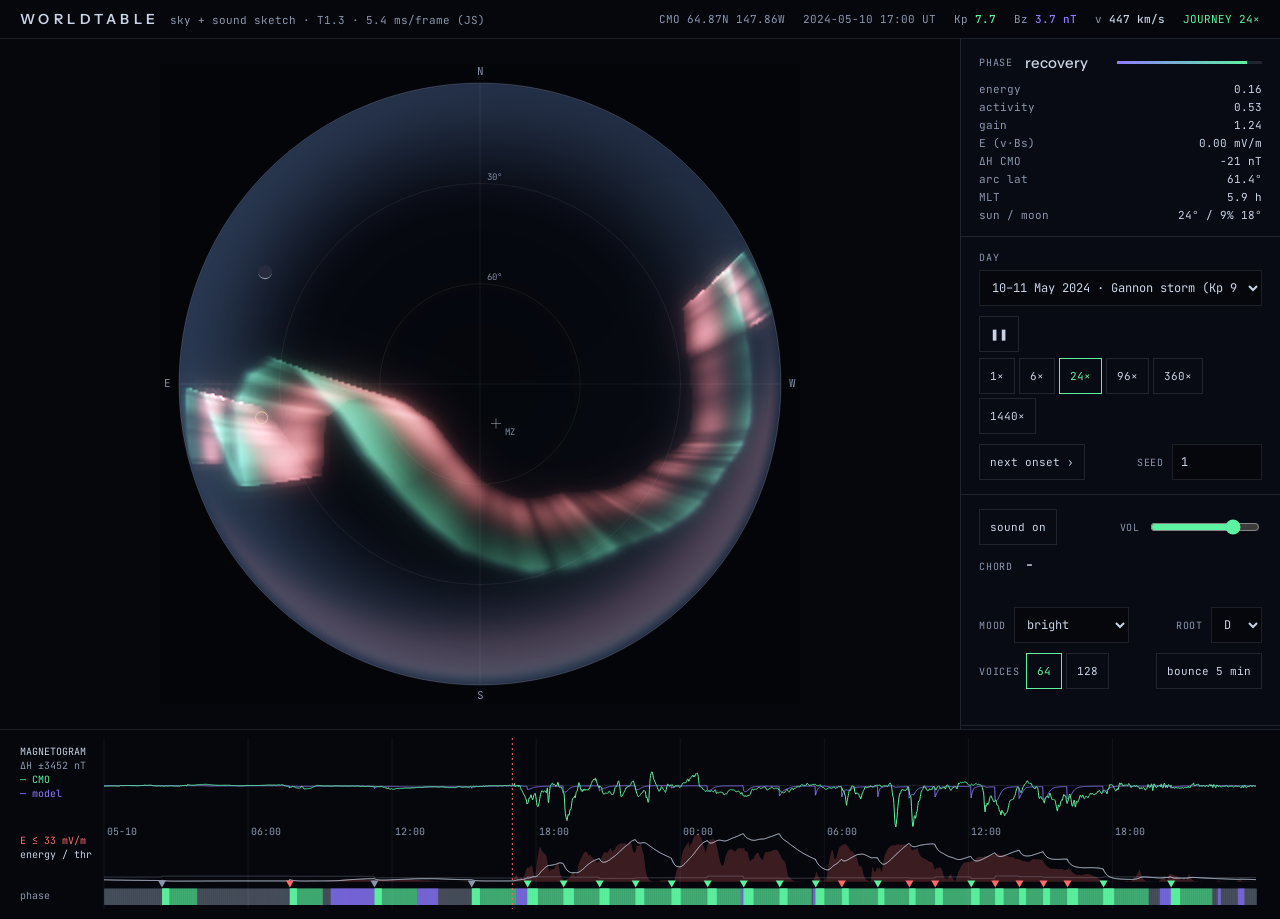
<file: prototype/sky/index.html>
<!doctype html>
<html lang="en">
<head>
<meta charset="utf-8">
<meta name="viewport" content="width=device-width, initial-scale=1">
<title>Sky Model sketch</title>
<link rel="preconnect" href="https://fonts.googleapis.com">
<link rel="stylesheet" href="https://fonts.googleapis.com/css2?family=Instrument+Sans:wght@400;500;600&family=JetBrains+Mono:wght@400;500&display=swap">
<link rel="stylesheet" href="style.css">
</head>
<body>
<header>
  <div class="brand"><span class="word">WORLDTABLE</span><span class="tag">sky + sound sketch · T1.3 · <span id="r-perf">-</span> <span id="r-load"></span></span></div>
  <div class="readouts" aria-live="off">
    <span id="r-station">CMO 64.87N 147.86W</span>
    <span id="r-ut">--:-- UT</span>
    <span>Kp <b id="r-kp" class="green">-</b></span>
    <span>Bz <b id="r-bz" class="violet">-</b></span>
    <span>v <b id="r-v">-</b></span>
    <span id="r-mode" class="mode">JOURNEY</span>
  </div>
</header>

<main>
  <section class="dome" aria-label="All-sky dome over College, Alaska">
    <canvas id="dome" role="img" aria-label="Aurora over the station, all-sky view, north up, east left"></canvas>
    <canvas id="overlay" aria-hidden="true"></canvas>
  </section>

  <aside>
    <div class="block">
      <div class="phase-row">
        <span class="label">PHASE</span>
        <b id="r-phase">quiet</b>
        <span class="bar"><span id="r-progress"></span></span>
      </div>
      <dl class="grid">
        <dt>energy</dt><dd id="r-energy">-</dd>
        <dt>activity</dt><dd id="r-activity">-</dd>
        <dt>gain</dt><dd id="r-gain">-</dd>
        <dt>E (v·Bs)</dt><dd id="r-e">-</dd>
        <dt>ΔH CMO</dt><dd id="r-dh">-</dd>
        <dt>arc lat</dt><dd id="r-oval">-</dd>
        <dt>MLT</dt><dd id="r-mlt">-</dd>
        <dt>sun / moon</dt><dd id="r-sun">-</dd>
      </dl>
    </div>

    <div class="block">
      <label class="field"><span class="label">DAY</span><select id="day"></select></label>
      <div class="transport">
        <button id="play" type="button" aria-label="Pause">❚❚</button>
        <div class="speeds" role="group" aria-label="Journey speed"></div>
      </div>
      <div class="transport">
        <button id="next-onset" type="button">next onset ›</button>
        <label class="field inline"><span class="label">SEED</span><input id="seed" type="number" min="1" max="999999" value="1"></label>
      </div>
    </div>

    <div class="block sound">
      <div class="transport">
        <button id="sound" type="button" aria-pressed="false">sound on</button>
        <label class="field inline"><span class="label">VOL</span><input id="volume" type="range" min="0" max="1" step="0.01" value="0.8"></label>
      </div>
      <div class="chord-row">
        <span class="label">CHORD</span>
        <b id="r-chord">-</b>
      </div>
      <span id="r-chord-why" class="why"></span>
      <div class="transport">
        <label class="field inline left"><span class="label">MOOD</span><select id="mood"></select></label>
        <label class="field inline"><span class="label">ROOT</span><select id="root"></select></label>
      </div>
      <div class="transport">
        <span class="label">VOICES</span>
        <div class="voices" role="group" aria-label="Resonators per layer">
          <button type="button" data-vpn="1">64</button><button type="button" data-vpn="2">128</button>
        </div>
        <button id="bounce" type="button" class="push">bounce 5 min</button>
      </div>
      <span id="bounce-status" class="why"></span>
      <a id="bounce-link" hidden></a>
    </div>

    <div class="block toggles">
      <label><input type="checkbox" id="t-stars" checked> stars and moon</label>
      <label><input type="checkbox" id="t-day" checked> day/night tracking</label>
      <label><input type="checkbox" id="t-grad"> gradients only</label>
    </div>

    <div class="block">
      <span class="label">EVENTS</span>
      <ol id="ticker"></ol>
    </div>

    <details class="block">
      <summary class="label">TUNING</summary>
      <div id="tuning"></div>
      <div class="transport">
        <button id="copy" type="button">copy constants</button>
        <button id="defaults" type="button">defaults</button>
      </div>
      <pre id="constants"></pre>
    </details>

    <details class="block">
      <summary class="label">SOUND TUNING</summary>
      <div id="sound-tuning" class="tuning"></div>
      <div class="transport"><button id="sound-copy" type="button">copy sound constants</button></div>
      <pre id="sound-constants"></pre>
    </details>
  </aside>
</main>

<section class="strip"><canvas id="chart" aria-label="Magnetogram, coupling and substorm phases over the day; click to jump"></canvas></section>

<script type="module" src="app.js"></script>
</body>
</html>
</file>
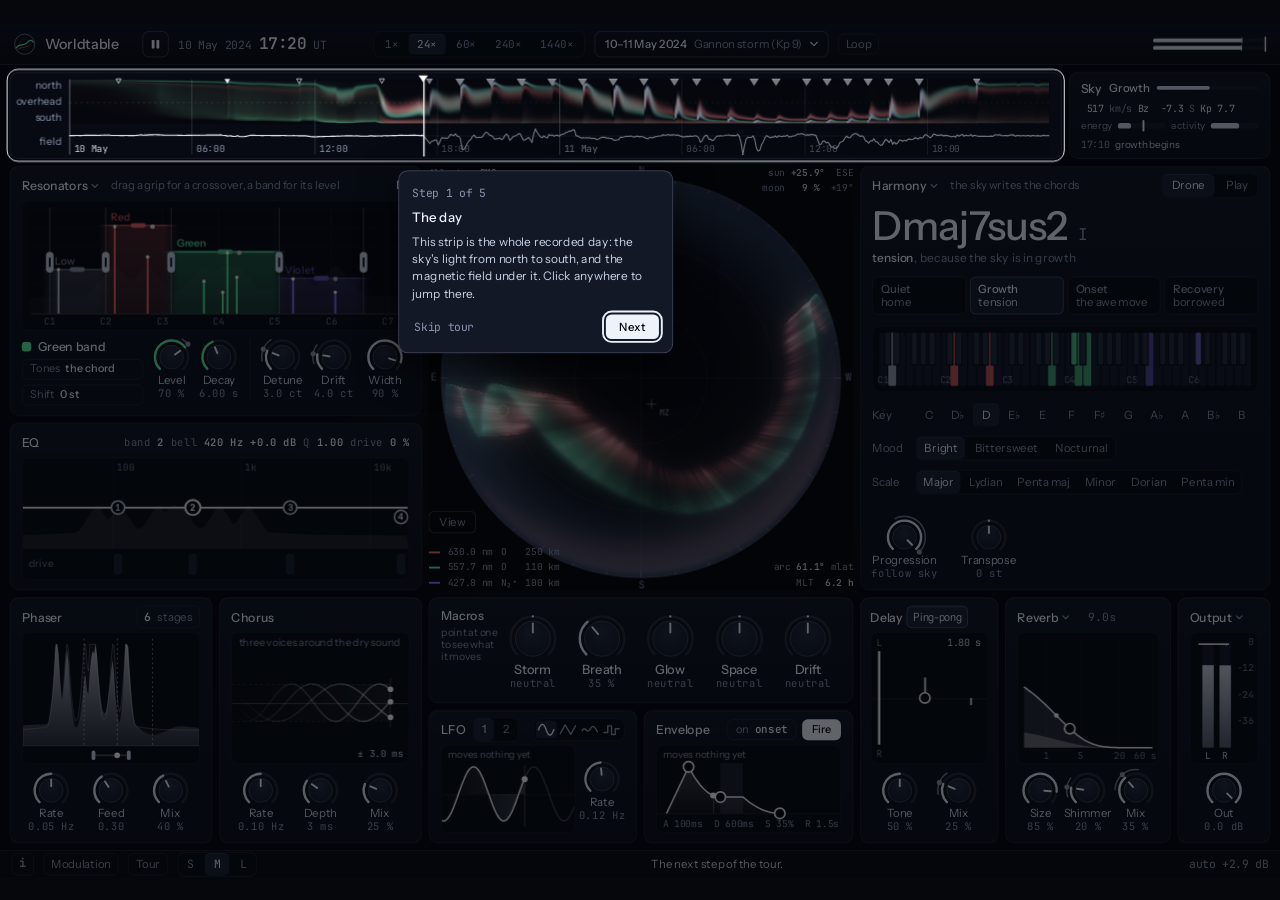
<file: source/ui/index.html>
<!doctype html>
<html lang="en">
<head>
  <meta charset="utf-8">
  <meta name="viewport" content="width=device-width, initial-scale=1">
  <title>Worldtable</title>
  <link rel="stylesheet" href="style.css">
</head>
<body>
  <!-- The page follows the signal (spec/06 §2, §3; T6.8): the sky's day on top, the sound generators
       top left with the tone under them, the light in the middle, the chord on the right, the effects
       along the bottom in signal order, the macros under the dome. Rows 44 · 92 · 448 · 260 · 28.
       A module's title with a chevron opens its More popover: the parameters without a visible knob
       (a `button.more-btn` whose aria-controls names the popover, placed right after the button so
       it is the next stop for Tab; app.js wires every one). -->
  <div id="stage">
    <!-- ============================================================ top bar -->
    <header id="topbar">
      <div class="brand">
        <svg width="24" height="24" viewBox="0 0 26 26" fill="none" aria-hidden="true">
          <circle cx="13" cy="13" r="11.5" stroke="#c9d3e6" stroke-opacity="0.55" stroke-width="1"/>
          <circle cx="13" cy="13" r="6" stroke="#c9d3e6" stroke-opacity="0.16" stroke-width="1"/>
          <path d="M3.4 17.2 C7 11.6, 12 15.8, 15.6 11.4 S21.4 8.6, 22.8 10.4" stroke="#5cf2a0" stroke-width="1.5" stroke-linecap="round"/>
          <path d="M5 19.6 C8.6 15.2, 13 18.2, 17 14.6" stroke="#ff6b6b" stroke-opacity="0.7" stroke-width="1" stroke-linecap="round"/>
        </svg>
        <div class="word">Worldtable</div>
      </div>
      <!-- T6.9: the Journey transport (transport.js): run or freeze, the clock, the speed, the day, loop -->
      <div class="transport" id="transport" aria-label="Journey">
        <button type="button" class="ibtn" id="tp-run" aria-label="Freeze the journey" data-hint="Freeze the journey. Frozen, the curtain keeps breathing in place."></button>
        <div class="clock" id="clock" data-hint="Model time: the moment of the recorded day you are hearing.">
          <span id="ro-date">—</span><span id="ro-ut"><b>--:--</b> UT</span>
        </div>
        <div class="seg tp-speed" id="tp-speed" role="radiogroup" aria-label="Journey speed" data-hint="How fast the day passes. 24× plays a whole day in one hour."></div>
        <button type="button" class="drop" id="tp-day" aria-haspopup="menu" aria-expanded="false" aria-controls="tp-days" data-hint="Which recorded day to travel through. A new day starts where its story does."></button>
        <button type="button" class="chip" id="tp-loop" role="switch" aria-checked="false" data-hint="At the end of the recording, start again from the beginning.">Loop</button>
      </div>
      <span class="spacer"></span>
      <canvas id="cv-hmeter" data-hint="Output level, left and right. The white line is the limiter's ceiling."></canvas>
    </header>

    <!-- ============================================================ the day: strip and sky -->
    <section id="dayrow">
      <!-- the day strip (T6.10): a keogram over the magnetometer; a slider for the Journey -->
      <section id="strip" class="frame" tabindex="0" role="slider" aria-label="The day"
               data-hint="The whole day: the sky's light north to south, the field under it. Click to jump.">
        <canvas id="cv-strip"></canvas>
      </section>
      <section id="sky" class="frame" aria-label="Sky">
        <div class="sky-ttl">
          <span class="cap">Sky</span>
          <span class="ph" id="sky-ph" data-hint="Where the sky is in its cycle: the field loads, lets go, recovers.">—</span>
          <div class="bar" id="sky-prog" data-hint="How far the sky is through this phase."><i></i></div>
        </div>
        <div class="sky-nums" id="sky-nums" data-hint="Solar-wind speed, its field's north–south part (south feeds energy in), the Kp index."></div>
        <div class="sky-two">
          <span data-hint="Energy stored in the field. At the mark it lets go: a substorm onset.">energy</span>
          <div class="bar" id="sky-energy" data-hint="Energy stored in the field. At the mark it lets go: a substorm onset."><i></i><u></u></div>
          <span data-hint="How lively the curtain is. This is what excites the resonators.">activity</span>
          <div class="bar" id="sky-act" data-hint="How lively the curtain is. This is what excites the resonators."><i></i></div>
        </div>
        <div class="sky-ev" id="sky-ev" data-hint="The last thing that happened in the sky.">—</div>
      </section>
    </section>

    <!-- ============================================================ resonators and tone │ dome │ harmony -->
    <main id="main">
      <div class="col" id="col-left">
        <div class="module frame" id="resonators">
          <div class="head">
            <button type="button" class="cap more-btn" aria-expanded="false" aria-controls="resonators-more" data-hint="More: how far neighbouring bands reach into each other.">Resonators</button>
            <!-- More: the blend (T6.11: the edges are grips in the picture, tones and shift in the band row) -->
            <div class="more frame" id="resonators-more" aria-label="Bands" hidden>
              <div class="head"><span class="cap">Bands</span><span class="note">a move re-voices after 300 ms</span></div>
              <div class="knobs"><div data-knob="band_blend" data-label="Blend"></div></div>
            </div>
            <span class="note">drag a grip for a crossover, a band for its level</span>
            <span class="spacer"></span>
            <span class="note low-note" id="low-note" data-hint="The low resonator's note: the chord's root, or the lowest note you hold."></span>
          </div>
          <!-- ======== T6.11: the resonator display (resonators.js); the grips' and levels' proxies are added into the well -->
          <div class="well res-well">
            <canvas class="res-view" id="cv-res" data-hint="The resonators on a pitch axis. Each line is one note ringing."></canvas>
          </div>
          <!-- the band row: the selected band's name, Tones, Shift, Level (a view: its binding is the band's handle), Decay │ Detune, Drift, Width -->
          <div class="bandrow">
            <div class="bn-band" id="bn-low">
              <div class="bandsel"><div class="nm"><i class="bn-sw" style="background:#c9d3e6"></i>Low band</div>
                <button type="button" class="chip vchip off" tabindex="-1" aria-disabled="true" data-hint="The low resonator rings the chord's root, within an octave above the floor."><span>Tones</span><b>the root</b></button>
                <button type="button" class="chip vchip off" tabindex="-1" aria-disabled="true" data-hint="The low resonator follows the root; move the floor to move it."><span>Shift</span><b>0 st</b></button></div>
              <div class="kr"><div data-knob="low_level" data-view data-label="Level" data-hint="Level of the low resonator. Dragging the band in the picture does the same."></div><div data-knob="low_decay" data-label="Decay"></div></div>
            </div>
            <div class="bn-band" id="bn-red">
              <div class="bandsel"><div class="nm"><i class="bn-sw" style="background:#ff6b6b"></i>Red band</div></div>
              <div class="kr"><div data-knob="red_level" data-view data-label="Level" data-color="red" data-hint="Level of the red band. Dragging the band in the picture does the same."></div><div data-knob="red_decay" data-label="Decay" data-color="red"></div></div>
            </div>
            <div class="bn-band" id="bn-green">
              <div class="bandsel"><div class="nm"><i class="bn-sw" style="background:#5cf2a0"></i>Green band</div></div>
              <div class="kr"><div data-knob="green_level" data-view data-label="Level" data-color="green" data-hint="Level of the green band. Dragging the band in the picture does the same."></div><div data-knob="green_decay" data-label="Decay" data-color="green"></div></div>
            </div>
            <div class="bn-band" id="bn-violet">
              <div class="bandsel"><div class="nm"><i class="bn-sw" style="background:#8f7bff"></i>Violet band</div></div>
              <div class="kr"><div data-knob="violet_level" data-view data-label="Level" data-color="violet" data-hint="Level of the violet band. Dragging the band in the picture does the same."></div><div data-knob="violet_decay" data-label="Decay" data-color="violet"></div></div>
            </div>
            <i class="vr"></i>
            <div class="kr res-globals"><div data-knob="detune" data-label="Detune"></div><div data-knob="drift" data-label="Drift"></div><div data-knob="width" data-label="Width"></div></div>
          </div>
          <!-- ======== end T6.11 -->
        </div>

        <!-- the tone module: the EQ display (T6.14). The picture is the whole control; EqView puts a
             focusable proxy for each of the 14 parameters on its handle (spec/06 §5) -->
        <div class="module frame" id="eq">
          <div class="head">
            <span class="cap">EQ</span>
            <span class="spacer"></span>
            <span class="eq-say" id="eq-say"></span>
          </div>
          <div class="well eq-well" id="eq-well">
            <canvas id="cv-eq" data-hint="Four bands, each with its own gain and drive. The top edge: how far the sky opens the cut."></canvas>
          </div>
        </div>
      </div>

      <section id="dome-wrap" aria-label="All-sky view" data-hint="The sky overhead from the station, as the Sky Model has it now.">
        <canvas id="dome"></canvas>
        <canvas id="dome-ov"></canvas>
        <div class="corner tl">All-sky<b id="dome-station" class="gap">CMO</b><br><span id="dome-place">College, Alaska</span></div>
        <div class="corner tr" id="dome-astro">sun —<br>moon —</div>
        <button type="button" class="view-btn" id="view-btn" aria-expanded="false" aria-controls="view-panel" data-hint="What the dome shows: stars and moon, day and night, gradients only.">View</button>
        <div class="view-panel frame" id="view-panel" aria-label="View" hidden>
          <div class="toggle-stack">
            <button type="button" class="toggle" role="switch" data-view="stars" data-hint="Stars and the moon over the aurora."><i></i><span>Stars and moon</span></button>
            <button type="button" class="toggle" role="switch" data-view="dayNight" data-hint="Daylight and twilight wash out the sky, as they do."><i></i><span>Day / night</span></button>
            <button type="button" class="toggle" role="switch" data-view="gradientsOnly" data-hint="Only the soft colour, without the fine rays."><i></i><span>Gradients only</span></button>
          </div>
        </div>
        <div class="corner bl legend">
          <i style="background:#ff6b6b"></i><span>630.0 nm</span><span>O</span><span class="r">250 km</span>
          <i style="background:#5cf2a0"></i><span>557.7 nm</span><span>O</span><span class="r">110 km</span>
          <i style="background:#8f7bff"></i><span>427.8 nm</span><span>N₂⁺</span><span class="r">100 km</span>
        </div>
        <div class="corner br" id="dome-oval">arc —<br>MLT —</div>
      </section>

      <!-- Harmony = T6.7's Harmony + Chord + Play -->
      <div class="module frame" id="harmony">
        <div class="head">
          <button type="button" class="cap more-btn" aria-expanded="false" aria-controls="harmony-more" data-hint="More harmony: which chord shape holds while Progression is at 0.">Harmony</button>
          <div class="more frame" id="harmony-more" aria-label="Harmony, more" hidden>
            <div class="choice-line"><span class="cap">Shape</span><div data-seg="chord_shape" data-labels="1,2,3"></div><span class="note">used when Progression is 0</span></div>
          </div>
          <span class="note" id="chord-state" data-hint="Who writes the chords now: the sky, a chord held on MIDI, or your playing.">the sky writes the chords</span>
          <span class="spacer"></span>
          <div data-seg="play" data-labels="Drone,Play" class="mode-seg"></div>
        </div>
        <div class="chord-main" data-hint="The chord sounding now, and its place in the key.">
          <span id="chord-text">—</span>
          <span id="chord-roman"></span>
        </div>
        <div class="chord-why" id="chord-why"></div>
        <div class="rule" id="rule" data-hint="The rule: each phase of the sky asks for one kind of chord. The filled one is now.">
          <div><b>Quiet</b>home</div><div><b>Growth</b>tension</div><div><b>Onset</b>the awe move</div><div><b>Recovery</b>borrowed</div>
        </div>
        <canvas id="cv-keys" data-hint="The notes sounding now, coloured by the band that plays them. In Play: the keys you hold."></canvas>
        <div class="choice-line key-line"><span class="cap">Key</span><div data-keys="key"></div></div>
        <!-- Play mode swaps these rows (T3.7): mood and scale steer only the sky's chords -->
        <div class="harmony-swap">
          <div class="choice-stack">
            <div class="choice-line"><span class="cap">Mood</span><div data-seg="mood"></div></div>
            <div class="choice-line"><span class="cap">Scale</span><div data-seg="scale" data-labels="Major,Lydian,Penta maj,Minor,Dorian,Penta min"></div></div>
          </div>
          <div class="play-stack" aria-label="Play">
            <div class="knobs">
              <div data-knob="play_attack" data-label="Attack"></div>
              <div data-knob="play_release" data-label="Release"></div>
              <div data-knob="play_velocity" data-label="Velocity"></div>
              <div data-knob="play_drone" data-label="Drone"></div>
            </div>
          </div>
        </div>
        <div class="knobs harmony-knobs">
          <div data-knob="progression" data-label="Progression"></div>
          <div data-knob="transpose" data-label="Transpose"></div>
        </div>
      </div>
    </main>

    <!-- ============================================================ effects │ macros │ effects -->
    <section id="lower">
      <div class="grp" id="grp-left">
        <div class="module frame" id="phaser">
          <!-- T6.12: pictures are controls. A parameter set in a picture has its focusable proxy on the
               handle ([data-handle], placed by views.js); the picture's drag and the proxy's keys set it -->
          <div class="head"><span class="cap">Phaser</span><span class="spacer"></span><button type="button" class="chip" data-cycle="ph_stages" data-values="2,4,6,8"></button></div>
          <canvas class="view" id="cv-phaser" data-hint="Bright: the sound after the phaser; outline: before. Drag: sideways sweep, up feedback."></canvas>
          <div data-handle="ph_depth" data-label="Sweep depth"></div>
          <div class="knobs">
            <div data-knob="ph_rate" data-label="Rate"></div>
            <div data-knob="ph_feedback" data-label="Feed"></div>
            <div data-knob="ph_mix" data-label="Mix"></div>
          </div>
        </div>
        <div class="module frame" id="chorus">
          <div class="head"><span class="cap">Chorus</span></div>
          <canvas class="view" id="cv-chorus" data-hint="The three chorus voices swinging around the dry sound. Drag sideways for their speed."></canvas>
          <div class="knobs">
            <div data-knob="ch_rate" data-label="Rate"></div>
            <div data-knob="ch_depth" data-label="Depth"></div>
            <div data-knob="ch_mix" data-label="Mix"></div>
          </div>
        </div>
      </div>

      <!-- the centre block (T4.2, the mockup's #motion): what moves things. The macros in one row, under
           them the LFO and the envelope. Pointing at a source lights the knobs it moves (app.js);
           each picture says in its corner what its source moves (motion.js) -->
      <div id="motion">
        <div id="macros" class="frame">
          <div class="side"><span class="cap">Macros</span><span class="note">point at one to see what it moves</span></div>
          <div class="macro-row">
            <div data-knob="macro_storm" data-label="Storm" data-size="macro"></div>
            <div data-knob="macro_breath" data-label="Breath" data-size="macro"></div>
            <div data-knob="macro_glow" data-label="Glow" data-size="macro"></div>
            <div data-knob="macro_space" data-label="Space" data-size="macro"></div>
            <div data-knob="macro_drift" data-label="Drift" data-size="macro"></div>
          </div>
        </div>
        <div class="pair">
          <!-- the LFO shown is one of two: each has its shape and rate in its own set (display: contents,
               so they sit in the panel's grid); the other set is hidden, and its button names it -->
          <div class="module frame src" id="lfo">
            <span class="cap">LFO</span>
            <div class="seg lfo-n" id="lfo-n" role="radiogroup" aria-label="LFO shown" data-hint="Two LFOs. Pick which one you are looking at.">
              <button type="button" role="radio" aria-label="LFO 1" aria-controls="lfo1-set">1</button><button type="button" role="radio" aria-label="LFO 2" aria-controls="lfo2-set">2</button>
            </div>
            <div class="well lfo-well"><canvas id="cv-lfo"></canvas></div>
            <div class="lfo-set" id="lfo1-set">
              <div class="lfo-shape" data-seg="lfo1_shape"></div>
              <div class="lfo-rate" data-knob="lfo1_rate" data-label="Rate"></div>
            </div>
            <div class="lfo-set" id="lfo2-set" hidden>
              <div class="lfo-shape" data-seg="lfo2_shape"></div>
              <div class="lfo-rate" data-knob="lfo2_rate" data-label="Rate"></div>
            </div>
          </div>
          <div class="module frame src" id="env">
            <div class="head">
              <span class="cap">Envelope</span><span class="spacer"></span>
              <div id="env-trig"></div>
              <button type="button" class="fire" id="env-fire" data-hint="Fire the envelope now.">Fire</button>
            </div>
            <!-- the shape's three points carry the four times' proxies (motion.js places them) -->
            <div class="well env-well" id="env-well"><canvas id="cv-env"></canvas></div>
          </div>
        </div>
      </div>

      <div class="grp" id="grp-right">
        <div class="module frame" id="delay">
          <div class="head">
            <span class="cap">Delay</span>
            <div data-toggle="dly_pingpong" data-label="Ping-pong"></div>
          </div>
          <canvas class="view" id="cv-delay" data-hint="The echoes, left above, right below. Drag the handle: sideways time, up and down feedback."></canvas>
          <div data-handle="dly_time" data-label="Delay time"></div>
          <div data-handle="dly_fb" data-label="Delay feedback"></div>
          <div class="knobs">
            <div data-knob="dly_tone" data-label="Tone"></div>
            <div data-knob="dly_mix" data-label="Mix"></div>
          </div>
        </div>
        <div class="module frame" id="reverb">
          <div class="head">
            <button type="button" class="cap more-btn" aria-expanded="false" aria-controls="reverb-more" data-hint="More reverb controls: Decay, Damping, Pre-delay and Modulation.">Reverb</button>
            <div class="more frame" id="reverb-more" aria-label="Reverb, more" hidden>
              <div class="knobs">
                <div data-knob="rev_damp" data-label="Damp"></div>
                <div data-knob="rev_predelay" data-label="Pre"></div>
                <div data-knob="rev_mod" data-label="Mod"></div>
              </div>
            </div>
            <span class="note" id="verb-note" data-hint="How long the tail rings on. Drag the handle in the picture to change it."></span>
          </div>
          <canvas class="view" id="cv-reverb" data-hint="The reverb's tail over time, the shimmer inside it. Drag sideways for a longer tail."></canvas>
          <div data-handle="rev_decay" data-label="Reverb decay"></div>
          <div class="knobs">
            <div data-knob="rev_size" data-label="Size"></div>
            <div data-knob="rev_shimmer" data-label="Shimmer"></div>
            <div data-knob="rev_mix" data-label="Mix"></div>
          </div>
        </div>
        <div class="module frame" id="output">
          <div class="head">
            <button type="button" class="cap more-btn" aria-expanded="false" aria-controls="output-more" data-hint="More output controls: the limiter's Release.">Output</button>
            <div class="more frame r" id="output-more" aria-label="Output, more" hidden>
              <div class="knobs">
                <div data-knob="lim_release" data-label="Rel"></div>
              </div>
            </div>
          </div>
          <canvas class="view" id="cv-output" data-hint="Output meters. Drag the white line, the limiter's ceiling. The bar: how hard it works."></canvas>
          <div data-handle="lim_ceiling" data-label="Ceiling"></div>
          <div class="knobs">
            <div data-knob="master" data-label="Out"></div>
          </div>
        </div>
      </div>
    </section>

    <!-- ============================================================ bottom bar: details, the tour, the size, the hint line, auto-gain -->
    <footer id="hintbar">
      <button type="button" class="chip info-btn" id="details-btn" aria-label="Details" aria-expanded="false" aria-controls="details" data-hint="Details: the station, the journey so far, the sky's numbers, where the data comes from.">i</button>
      <!-- T4.2 (grid.js): the modulation grid, an overlay over the dome and Harmony -->
      <button type="button" class="chip" id="mod-btn" aria-expanded="false" aria-controls="modgrid" data-hint="Open the modulation grid: which source moves which control, and how far.">Modulation</button>
      <!-- T6.13 (menu.js, tour.js): the welcome tour and the window's size, both also on right-click -->
      <button type="button" class="chip" id="tour-btn" data-hint="The welcome tour: five steps through the window, what each part does.">Tour</button>
      <div class="seg size-seg" id="size-seg" role="radiogroup" aria-label="Window size" data-hint="Window size: small, medium or large. Also on right-click.">
        <button type="button" role="radio" aria-label="Small" data-size="0">S</button><button type="button" role="radio" aria-label="Medium" data-size="1">M</button><button type="button" role="radio" aria-label="Large" data-size="2">L</button>
      </div>
      <span id="hint" aria-live="polite"></span>
      <span class="note" id="out-note" data-hint="Auto-gain: how much the drone is lifted or lowered to keep it even."></span>
    </footer>

    <!-- ============================================================ details popover -->
    <div class="tp-menu" id="tp-days" role="menu" aria-label="Recorded day" hidden></div>

    <div class="details frame" id="details" hidden>
      <div class="module" style="width: 300px">
        <div class="head"><span class="cap">Observer</span><span class="note">the station is the point of view</span></div>
        <div class="info-grid" id="info-station"></div>
      </div>
      <div class="module" style="width: 380px">
        <div class="head"><span class="cap">Journey</span><span class="note">a recorded day, time-lapsed</span></div>
        <div class="info-grid" id="info-journey"></div>
        <div class="journey-bar" id="journey-bar"><i></i><u></u></div>
        <div class="info-grid" id="info-journey-2"></div>
      </div>
      <div class="module" style="width: 300px">
        <div class="head"><span class="cap">Sky now</span><span class="note">the full numbers</span></div>
        <div class="info-grid" id="info-sky"></div>
      </div>
      <div class="module" style="width: 280px">
        <div class="head"><span class="cap">Data</span><span class="note">bundled, offline</span></div>
        <div class="info-grid">
          <span class="k">H</span><span>USGS Geomagnetism, <b>CMO</b></span>
          <span class="k">Kp</span><span>GFZ Potsdam, NOAA SWPC</span>
          <span class="k">wind</span><span>NASA OMNI, NOAA SWPC</span>
          <span class="k">stars</span><span>Yale Bright Star Catalogue</span>
        </div>
      </div>
    </div>

    <!-- ============================================================ T4.2: the modulation grid (grid.js), over the dome and Harmony -->
    <div class="modgrid frame" id="modgrid" role="dialog" aria-label="Modulation" hidden>
      <div class="head"><span class="cap">Modulation</span><span class="note">rows move columns. Drag a dot up for more, down past zero to push the other way, double-click to clear.</span></div>
      <canvas id="cv-grid" width="1" height="1" tabindex="0" role="application" aria-roledescription="modulation grid" aria-label="Modulation grid: rows are sources, columns are destinations"></canvas>
    </div>

    <!-- ============================================================ T6.13: About, the tour, the context menu (over everything) -->
    <div class="about frame" id="about" role="dialog" aria-labelledby="about-title" hidden>
      <div class="about-head"><span id="about-title">Worldtable</span><span class="about-ver" id="about-ver"></span><span class="spacer"></span><button type="button" class="chip" id="about-close" data-hint="Close About.">Close</button></div>
      <p>A drone instrument that plays Earth's magnetic field as the sun shakes it.</p>
      <div class="info-grid">
        <span class="k">field</span><span>USGS Geomagnetism Program, College (<b>CMO</b>), public domain</span>
        <span class="k">Kp</span><span>GFZ Potsdam, CC BY 4.0, doi:10.5880/Kp.0001; NOAA SWPC</span>
        <span class="k">wind</span><span>NASA OMNI (NASA open data); NOAA SWPC, public domain</span>
        <span class="k">stars</span><span>Yale Bright Star Catalogue, public domain</span>
        <span class="k">type</span><span>Instrument Sans, JetBrains Mono: SIL Open Font License 1.1</span>
        <span class="k">built</span><span>with JUCE 8</span>
        <span class="k">licence</span><span>open source; the licence is set before the first release</span>
      </div>
    </div>
    <div id="tour-dim" hidden><div id="tour-spot"></div></div>
    <div id="tour-card" role="dialog" aria-labelledby="tour-title" aria-describedby="tour-text" hidden>
      <div class="tour-n" id="tour-n"></div>
      <h4 id="tour-title"></h4>
      <p id="tour-text"></p>
      <div class="tour-b"><button type="button" id="tour-skip" data-hint="End the tour. It is on the bottom bar and on right-click.">Skip tour</button><button type="button" id="tour-go" data-hint="The next step of the tour.">Next</button></div>
    </div>
    <div class="ctx-menu" id="ctx-menu" role="menu" tabindex="-1" aria-label="Menu" hidden></div>
  </div>

  <script src="params.js"></script>
  <script src="bridge.js"></script>
  <script src="sky.js"></script>
  <script src="dome.js"></script>
  <script src="widgets.js"></script>
  <script src="mod.js"></script>
  <script src="views.js"></script>
  <script src="resonators.js"></script>
  <script src="app.js"></script>
  <script src="motion.js"></script>
  <script src="transport.js"></script>
  <script src="menu.js"></script>
  <script src="tour.js"></script>
  <script src="mock.js"></script>
  <script src="grid.js"></script>
</body>
</html>
</file>
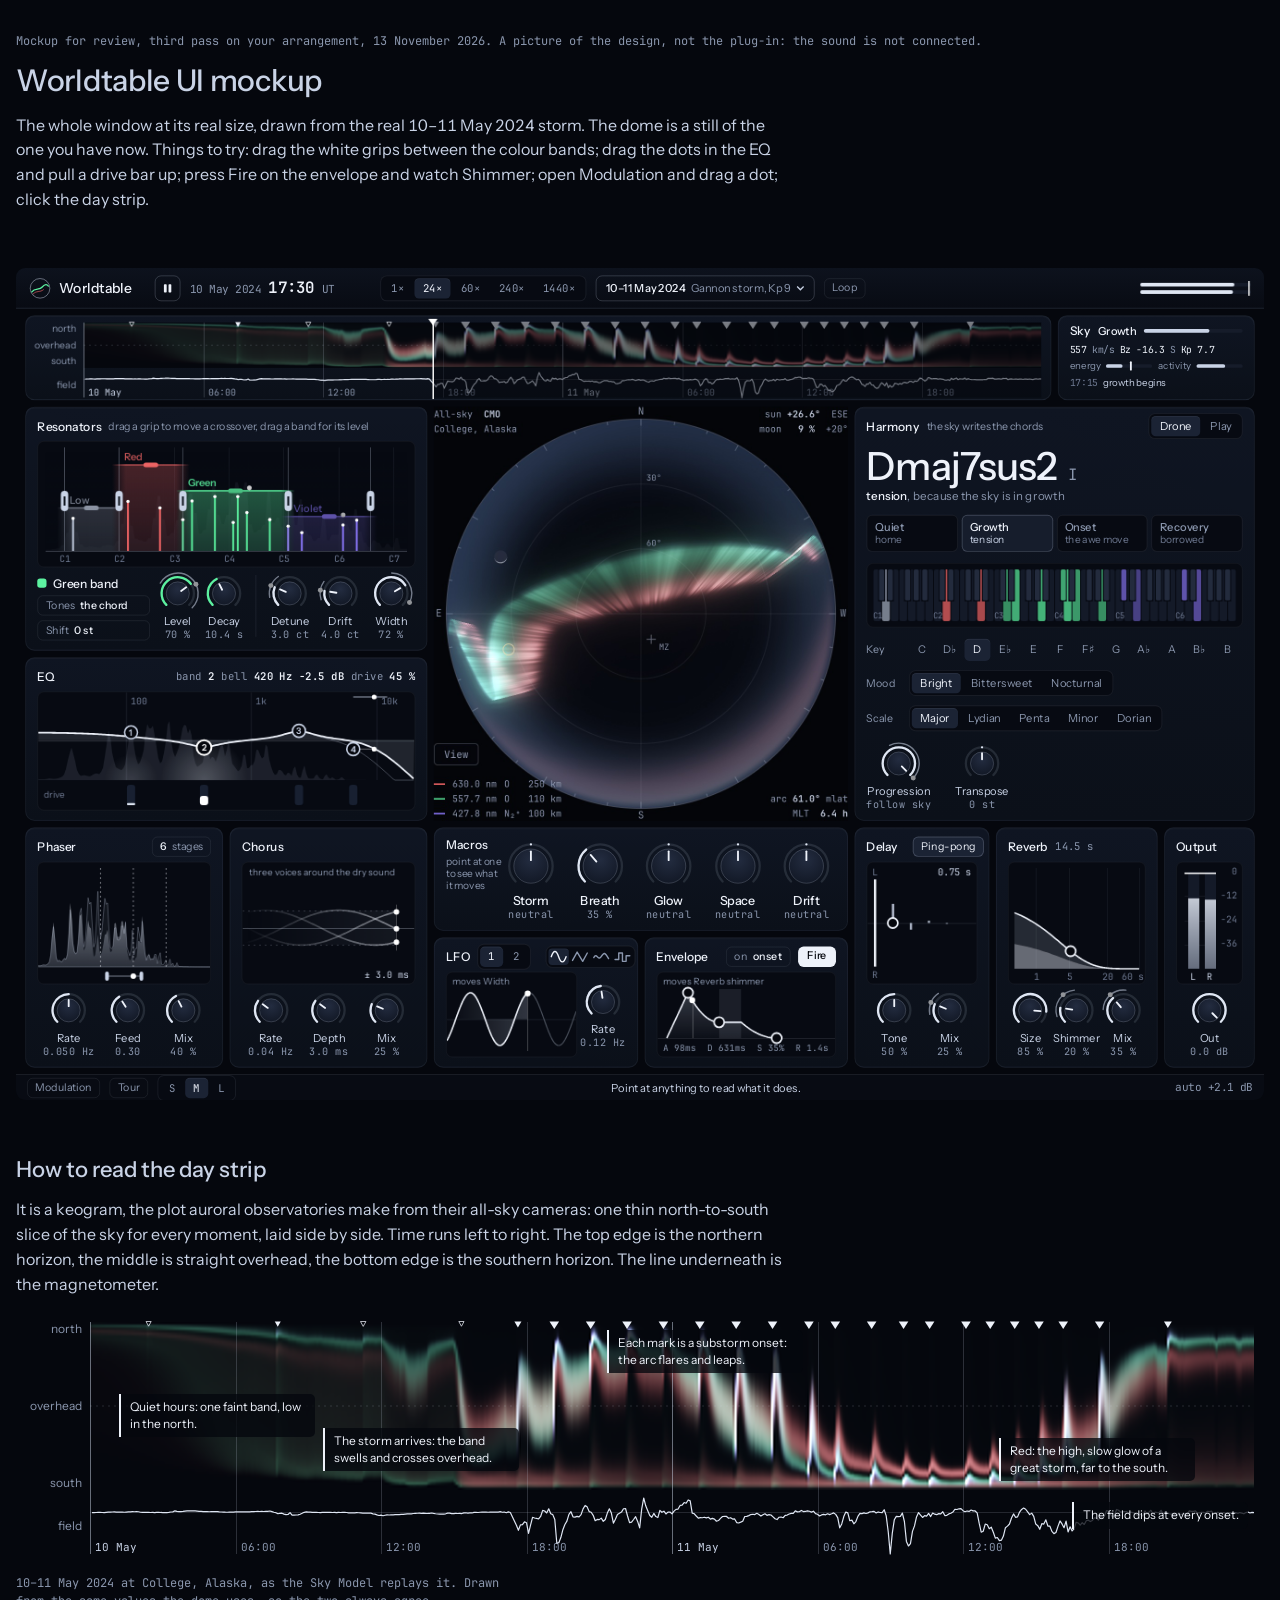
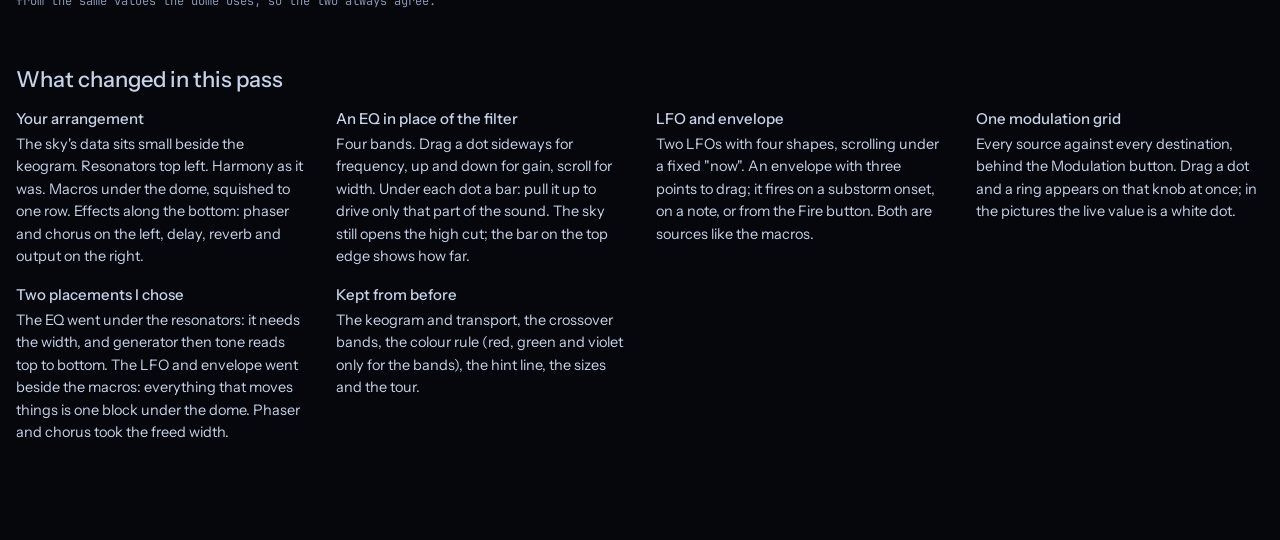
<file: spec/mockups/ui-v2.html>
<!doctype html>
<!-- Design reference for spec/09-ui-v2.md (third pass, approved by the owner 2026-11-13).
     Open this file in a browser; no server needed. It is a picture of the design, not the
     implementation: one file, fake parameters, a synthetic spectrum, a still of the dome.
     Take layout, sizes, colours, copy and gestures from it; take the code structure from source/ui/.
     Day data: the three bundled days as prototype/sky sees them. -->
<html lang="en"><head><meta charset="utf-8"><meta name="viewport" content="width=device-width, initial-scale=1">
<title>Worldtable UI Mockup</title>
</head><body style="margin:0">

<style>
@font-face { font-family: "Instrument Sans"; src: url("../../source/ui/fonts/InstrumentSans.ttf") format("truetype"); font-weight: 400 700; }
@font-face { font-family: "JetBrains Mono"; src: url("../../source/ui/fonts/JetBrainsMono.woff2") format("woff2"); font-weight: 100 800; }
</style>
<style>
/* Layout: the plug-in window at its real 1350 × 900, scaled to the page, then reading notes below.
   Language: pictures are the controls (drag inside them), solid knobs, soft panels; the aurora's three
   colours only for the three resonator bands, starlight ink for everything else. */
:root {
  color-scheme: dark;
  --bg: #05070d; --panel: #0c111c; --panel-hi: #111827; --well: #070a12;
  --ink: #c9d3e6; --ink-hi: #eef2fa; --muted: #8a96ad; --faint: #6e7991;
  --red: #ff6b6b; --green: #5cf2a0; --violet: #8f7bff;
  --line: rgba(201, 211, 230, 0.09); --line-hi: rgba(201, 211, 230, 0.22);
  --sans: "Instrument Sans", -apple-system, "Helvetica Neue", Arial, sans-serif;
  --mono: "JetBrains Mono", ui-monospace, "SF Mono", Menlo, monospace;
}
* { box-sizing: border-box; }
[hidden] { display: none !important; }
html { height: 100%; }
body { background: var(--bg); color: var(--ink); font: 400 16px/1.55 var(--sans); font-variant-numeric: tabular-nums; -webkit-font-smoothing: antialiased; }
.page { max-width: 1382px; margin: 0 auto; padding-block: 32px 96px; padding-left: max(16px, env(safe-area-inset-left, 0px)); padding-right: max(16px, env(safe-area-inset-right, 0px)); display: flex; flex-direction: column; gap: 56px; }
.page > section, .page > header { display: flex; flex-direction: column; gap: 14px; min-width: 0; }
h1 { font: 500 30px/1.15 var(--sans); letter-spacing: -0.01em; margin: 0; }
h2 { font: 500 22px/1.25 var(--sans); margin: 0; }
p, ul { margin: 0; max-width: 70ch; }
ul { padding-left: 20px; display: flex; flex-direction: column; gap: 6px; }
.meta { font: 400 12px/1.5 var(--mono); color: var(--muted); }
.cols { display: grid; grid-template-columns: repeat(auto-fit, minmax(280px, 1fr)); gap: 16px 32px; }
.cols h3 { font: 500 15px/1.4 var(--sans); margin: 0 0 4px; }
.cols p { font-size: 14.5px; color: var(--ink); }
:focus-visible { outline: 2px solid var(--ink-hi); outline-offset: 2px; }

/* ------------------------------------------------------------------ the stage */
.stage-wrap { overflow-x: auto; }
.stage-box { position: relative; }
#stage { position: absolute; left: 0; top: 0; width: 1350px; height: 900px; transform-origin: 0 0; display: grid; grid-template-rows: 44px 92px 448px 260px 28px; row-gap: 7px; background: var(--bg); font: 400 12px/1.3 var(--sans); color: var(--ink); user-select: none; -webkit-user-select: none; overflow: hidden; border-radius: 10px; cursor: default; }
#stage button { font: inherit; color: inherit; background: none; border: 0; padding: 0; cursor: pointer; }
#stage canvas { display: block; }
.panel { background: linear-gradient(180deg, #0f1522, #0b1019); border: 1px solid rgba(201, 211, 230, 0.07); border-radius: 10px; box-shadow: inset 0 1px 0 rgba(255, 255, 255, 0.03); padding: 10px 12px; display: flex; flex-direction: column; min-width: 0; min-height: 0; position: relative; }
.well { background: var(--well); border: 1px solid rgba(201, 211, 230, 0.06); border-radius: 7px; position: relative; overflow: hidden; }
.well canvas { width: 100%; height: 100%; }
.ttl { display: flex; align-items: center; gap: 8px; height: 20px; flex: none; }
.ttl b { font: 500 13px/1 var(--sans); color: var(--ink-hi); }
.ttl span { font-size: 11.5px; color: var(--muted); white-space: nowrap; overflow: hidden; text-overflow: ellipsis; min-width: 0; }
.ttl .sp { flex: 1; }
.num { font-family: var(--mono); }

.top { display: flex; align-items: center; gap: 14px; padding: 0 14px; border-bottom: 1px solid var(--line); background: linear-gradient(180deg, #0d121d, #080b13); }
.brand { display: flex; align-items: center; gap: 9px; font: 500 15px/1 var(--sans); color: var(--ink-hi); margin-right: 10px; }
.transport { display: flex; align-items: center; gap: 10px; }
#stage .ibtn { width: 28px; height: 28px; border-radius: 7px; border: 1px solid var(--line-hi); display: grid; place-items: center; color: var(--ink-hi); }
#stage .ibtn:hover, #stage .chip:hover, #stage .drop:hover { background: rgba(201, 211, 230, 0.07); }
.clock { display: flex; align-items: baseline; gap: 8px; font: 400 12px/1 var(--mono); color: var(--muted); min-width: 196px; }
.clock b { font: 500 17px/1 var(--mono); color: var(--ink-hi); }
.segc { display: flex; padding: 2px; gap: 2px; border-radius: 7px; background: var(--well); border: 1px solid var(--line); }
#stage .segc button { height: 22px; padding: 0 9px; border-radius: 5px; font: 400 11.5px/1 var(--mono); color: var(--muted); white-space: nowrap; }
#stage .segc button:hover { color: var(--ink-hi); }
#stage .segc button[aria-pressed="true"] { background: #1b2334; color: var(--ink-hi); box-shadow: inset 0 1px 0 rgba(255, 255, 255, 0.06); }
.segc.sans button { font-family: var(--sans) !important; font-size: 12px !important; }
#stage .drop, #stage .chip { height: 28px; padding: 0 10px; border-radius: 7px; border: 1px solid var(--line-hi); font-size: 12px; color: var(--ink); display: inline-flex; align-items: center; gap: 6px; white-space: nowrap; }
#stage .chip { height: 22px; padding: 0 8px; border-radius: 6px; font-size: 11.5px; border-color: var(--line); color: var(--muted); }
#stage .chip b { font-weight: 500; color: var(--ink-hi); }
#stage .chip[aria-pressed="true"] { background: #1b2334; color: var(--ink-hi); border-color: var(--line-hi); }
.menu { position: absolute; z-index: 30; min-width: 250px; padding: 5px; border-radius: 9px; background: #121826; border: 1px solid var(--line-hi); box-shadow: 0 14px 40px rgba(0, 0, 0, 0.55); }
#stage .menu button { display: flex; width: 100%; justify-content: space-between; gap: 16px; align-items: center; padding: 7px 9px; border-radius: 6px; font-size: 12.5px; text-align: left; }
#stage .menu button:hover { background: rgba(201, 211, 230, 0.08); }
.menu button small { font: 400 11px/1 var(--mono); color: var(--muted); }
.menu button[disabled] { opacity: 0.45; cursor: default !important; }
.menu hr { border: 0; border-top: 1px solid var(--line); margin: 4px; }
.menu .on::after { content: "✓"; color: var(--ink-hi); }

.strip { margin: 0 10px; padding: 0; overflow: hidden; }
.strip canvas { width: 100%; height: 100%; cursor: pointer; touch-action: none; }
.mid { margin: 0 10px; display: grid; grid-template-columns: 435px 448px 433px; column-gap: 7px; min-height: 0; }
.col { display: flex; flex-direction: column; gap: 7px; min-height: 0; }
.dome img { width: 448px; height: 448px; display: block; }
.chain { margin: 0 10px; display: flex; gap: 7px; min-height: 0; }
.mod { flex: none; }
.mod .well { flex: 1 1 0; min-height: 0; margin: 6px 0 4px; }
.kr { display: flex; justify-content: space-around; align-items: flex-start; flex: none; }
.bottom { display: flex; align-items: center; gap: 10px; padding: 0 12px; border-top: 1px solid var(--line); background: #080b13; font-size: 12px; color: var(--muted); }
#hint { flex: 1; text-align: center; white-space: nowrap; overflow: hidden; text-overflow: ellipsis; color: var(--ink); }

/* knob */
.kn { display: flex; flex-direction: column; align-items: center; cursor: ns-resize; touch-action: none; position: relative; }
.kn svg { display: block; overflow: visible; }
.kn .lab { font-size: 12px; line-height: 14px; color: var(--ink); white-space: nowrap; margin-top: -1px; }
.kn .val { font: 400 11px/14px var(--mono); color: var(--muted); white-space: nowrap; }
.kn .sub { font-size: 11px; line-height: 13px; color: var(--faint); white-space: nowrap; margin-top: 1px; }
.kn.big .lab { font: 500 13.5px/16px var(--sans); color: var(--ink-hi); }
.kn .ring { opacity: 0.55; transition: opacity 0.15s; }
.kn.lit .ring { opacity: 1; }
.kn.lit .lab { color: var(--ink-hi); }
.kn.lit::before { content: ""; position: absolute; inset: -3px -4px; border: 1px solid var(--line-hi); border-radius: 8px; }

/* sky card */
.phase { display: grid; grid-template-columns: repeat(4, 1fr); gap: 4px; margin-top: 8px; }
.phase div { position: relative; height: 24px; border-radius: 6px; background: var(--well); border: 1px solid var(--line); font-size: 11.5px; color: var(--faint); display: flex; align-items: center; padding-left: 9px; overflow: hidden; }
.phase div i { position: absolute; left: 0; bottom: 0; height: 2px; background: var(--ink-hi); width: 0; }
.phase div.on { color: var(--ink-hi); border-color: var(--line-hi); background: #161d2c; font-weight: 500; }
.cause { display: grid; grid-template-columns: 78px 1fr auto; column-gap: 10px; row-gap: 7px; align-items: center; margin-top: 12px; font-size: 12px; }
.cause .k { color: var(--muted); }
.cause .v { font: 400 11.5px/1 var(--mono); color: var(--ink-hi); text-align: right; white-space: nowrap; }
.cause .v span { color: var(--muted); }
.bar { position: relative; height: 6px; border-radius: 3px; background: #161c2a; }
.bar i { position: absolute; left: 0; top: 0; bottom: 0; border-radius: 3px; background: var(--ink); }
.bar u { position: absolute; top: -3px; bottom: -3px; width: 2px; border-radius: 1px; background: var(--ink-hi); }
#tick { list-style: none; margin: auto 0 0; padding: 8px 0 0; border-top: 1px solid var(--line); font-size: 11.5px; line-height: 17px; color: var(--muted); max-width: none; gap: 0; }
#tick li { white-space: nowrap; overflow: hidden; text-overflow: ellipsis; }
#tick li:first-child { color: var(--ink-hi); }
#tick .t { font-family: var(--mono); color: var(--faint); margin-right: 10px; }

/* harmony */
.chord { display: flex; align-items: baseline; gap: 12px; margin-top: 8px; height: 50px; }
.chord b { font: 500 42px/50px var(--sans); letter-spacing: -0.02em; color: var(--ink-hi); white-space: nowrap; }
.chord span { font: 400 17px/1 var(--mono); color: var(--muted); }
.why { font-size: 12.5px; color: var(--muted); height: 18px; }
.why b { font-weight: 500; color: var(--ink-hi); }
.rule { display: grid; grid-template-columns: repeat(4, 1fr); gap: 4px; margin-top: 8px; }
.rule div { border-radius: 6px; background: var(--well); border: 1px solid var(--line); padding: 5px 8px; font-size: 11px; line-height: 14px; color: var(--faint); }
.rule div b { display: block; font-weight: 500; font-size: 12px; color: var(--muted); }
.rule div.on { border-color: var(--line-hi); background: #161d2c; color: var(--ink); }
.rule div.on b { color: var(--ink-hi); }
.hrow { display: flex; align-items: center; gap: 8px; margin-top: 7px; }
.hrow > span { width: 38px; flex: none; font-size: 11.5px; color: var(--muted); }
.keys12 { display: flex; gap: 2px; }
#stage .keys12 button { width: 28px; height: 24px; border-radius: 5px; font-size: 11.5px; color: var(--muted); }
#stage .keys12 button:hover { color: var(--ink-hi); }
#stage .keys12 button[aria-pressed="true"] { background: #1b2334; color: var(--ink-hi); box-shadow: inset 0 1px 0 rgba(255, 255, 255, 0.06); }

/* band panel */
.bandrow { display: flex; align-items: flex-start; gap: 6px; flex: none; }
.bandsel { display: flex; flex-direction: column; gap: 5px; width: 122px; padding-top: 5px; }
.bandsel .nm { display: flex; align-items: center; gap: 7px; font: 500 13px/1 var(--sans); color: var(--ink-hi); height: 16px; }
.bandsel .nm i { width: 10px; height: 10px; border-radius: 3px; }
.vr { width: 1px; align-self: stretch; background: var(--line); margin: 4px 4px; }

/* drawer, tour */
#drawer { position: absolute; left: 10px; right: 10px; top: 409px; height: 189px; z-index: 12; padding: 10px 12px; background: #0b1019; border: 1px solid var(--line-hi); border-radius: 10px; box-shadow: 0 -10px 30px rgba(0, 0, 0, 0.5); }
#drawer canvas { position: absolute; left: 0; top: 34px; width: 1328px; height: 150px; cursor: ns-resize; touch-action: none; }
#tour { position: absolute; z-index: 40; width: 290px; padding: 14px; border-radius: 10px; background: #121826; border: 1px solid var(--line-hi); box-shadow: 0 14px 40px rgba(0, 0, 0, 0.6); display: flex; flex-direction: column; gap: 8px; }
#tour h4 { margin: 0; font: 500 14px/1.3 var(--sans); color: var(--ink-hi); }
#tour p { font-size: 12.5px; line-height: 1.45; color: var(--ink); max-width: none; }
#tour .b { display: flex; justify-content: space-between; align-items: center; margin-top: 4px; }
#stage #tour .go { height: 26px; padding: 0 14px; border-radius: 6px; background: var(--ink-hi); color: #05070d; font-weight: 500; }
#spot { position: absolute; z-index: 39; border: 1.5px solid var(--ink-hi); border-radius: 12px; box-shadow: 0 0 0 2000px rgba(3, 4, 8, 0.6); pointer-events: none; }

#keobig { width: 100%; height: 250px; display: block; border-radius: 8px; }
.kwrap { position: relative; }
.kwrap .note { position: absolute; font: 400 12px/1.35 var(--sans); color: var(--ink-hi); max-width: 196px; padding: 5px 9px; border-left: 2px solid var(--ink-hi); background: rgba(5, 7, 13, 0.78); border-radius: 0 5px 5px 0; pointer-events: none; }
@media (max-width: 760px) { .kwrap .note { display: none; } }

/* ------------------------------------------------------------------ third pass: the owner's arrangement */
.striprow { margin: 0 10px; display: grid; grid-template-columns: 1110px 213px; column-gap: 7px; min-height: 0; }
.striprow .strip { margin: 0; }
.skyc { padding: 8px 12px 7px; }
.skyc .ttl { height: 16px; gap: 8px; }
.skyc .ph { font: 500 12px/1 var(--sans); color: var(--ink-hi); }
.skyc .bar { height: 4px; }
.skyc .ttl .bar { flex: 1; }
.skyc .nums { font: 400 10.5px/1 var(--mono); color: var(--ink-hi); white-space: nowrap; margin-top: 7px; }
.skyc .nums span { color: var(--muted); }
.skyc .two { display: grid; grid-template-columns: auto 1fr auto 1fr; column-gap: 6px; align-items: center; font-size: 10.5px; line-height: 1; color: var(--muted); margin-top: 7px; }
.skyc .ev { font-size: 10.5px; line-height: 1; color: var(--ink); white-space: nowrap; overflow: hidden; text-overflow: ellipsis; margin-top: 8px; }
.skyc .ev b { font: 400 10.5px/1 var(--mono); color: var(--faint); margin-right: 6px; }
.lower { margin: 0 10px; display: grid; grid-template-columns: 435px 448px 433px; column-gap: 7px; min-height: 0; }
.grp { display: flex; gap: 7px; min-height: 0; min-width: 0; }
.motion { display: grid; grid-template-rows: 112px minmax(0, 1fr); row-gap: 7px; min-height: 0; }
.motion .pair { display: grid; grid-template-columns: minmax(0, 1fr) minmax(0, 1fr); column-gap: 7px; min-height: 0; }
.macros { flex-direction: row; align-items: center; padding: 8px 14px 8px 12px; }
.macros .side { width: 62px; flex: none; display: flex; flex-direction: column; gap: 5px; align-self: flex-start; padding-top: 4px; }
.macros .side b { font: 500 13px/1 var(--sans); color: var(--ink-hi); }
.macros .side span { font-size: 11px; line-height: 13px; color: var(--muted); }
.macros .kr { flex: 1; justify-content: space-between; }
.src .body { display: flex; gap: 4px; flex: 1 1 0; min-height: 0; margin-top: 6px; align-items: stretch; }
.src .body .well { flex: 1 1 0; margin: 0; min-width: 0; }
.src .body .kr { align-items: center; }
.icos { display: flex; gap: 1px; padding: 2px; border-radius: 7px; background: var(--well); border: 1px solid var(--line); }
#stage .ico { width: 22px; height: 18px; border-radius: 4px; display: grid; place-items: center; color: var(--muted); }
#stage .ico:hover { color: var(--ink-hi); }
#stage .ico[aria-pressed="true"] { background: #1b2334; color: var(--ink-hi); box-shadow: inset 0 1px 0 rgba(255, 255, 255, 0.06); }
#stage .fire { height: 22px; padding: 0 10px; border-radius: 6px; background: var(--ink-hi); color: #05070d; font: 500 11.5px/1 var(--sans); }
#stage .fire:active { transform: translateY(1px); }
.eqsay { font: 400 11px/1 var(--mono); color: var(--muted); white-space: nowrap; }
.ttl .eqsay b, #stage .ttl .chip b { font: inherit; font-weight: 500; color: var(--ink-hi); }
.hrow { margin-top: 10px; }
.rule { margin-top: 10px; }
#drawer { left: 452px; right: 10px; top: 150px; height: 448px; }
#drawer canvas { left: 0; top: 34px; width: 886px; height: 404px; cursor: default; }
.kn:focus-visible { outline: 1.5px solid rgba(238, 242, 250, 0.7); outline-offset: 1px; border-radius: 9px; }
#stage canvas:focus-visible, #stage button:focus-visible { outline: 1.5px solid rgba(238, 242, 250, 0.7); outline-offset: 2px; border-radius: 6px; }
</style>

<div class="page">
<header>
  <div class="meta">Mockup for review, third pass on your arrangement, 13 November 2026. A picture of the design, not the plug-in: the sound is not connected.</div>
  <h1>Worldtable UI mockup</h1>
  <p>The whole window at its real size, drawn from the real 10–11 May 2024 storm. The dome is a still of the one you have now. Things to try: drag the white grips between the colour bands; drag the dots in the EQ and pull a drive bar up; press Fire on the envelope and watch Shimmer; open Modulation and drag a dot; click the day strip.</p>
</header>

<section>
<div class="stage-wrap"><div class="stage-box" id="box">
<div id="stage">
  <svg width="0" height="0" style="position:absolute" aria-hidden="true"><defs>
    <radialGradient id="kg" cx="50%" cy="32%" r="75%"><stop offset="0" stop-color="#232c40"/><stop offset="1" stop-color="#111724"/></radialGradient>
  </defs></svg>

  <div class="top">
    <div class="brand">
      <svg width="24" height="24" viewBox="0 0 26 26" fill="none" aria-hidden="true"><circle cx="13" cy="13" r="11.5" stroke="#c9d3e6" stroke-opacity="0.55"/><path d="M3.4 17.2 C7 11.6, 12 15.8, 15.6 11.4 S21.4 8.6, 22.8 10.4" stroke="#5cf2a0" stroke-width="1.5" stroke-linecap="round"/><path d="M5 19.6 C8.6 15.2, 13 18.2, 17 14.6" stroke="#ff6b6b" stroke-opacity="0.7" stroke-linecap="round"/></svg>
      Worldtable
    </div>
    <div class="transport">
      <button class="ibtn" id="tp-play" aria-label="Play or freeze" data-hint="Freeze or run the journey. Frozen, the curtain keeps breathing in place."></button>
      <div class="clock" data-hint="Model time: the moment of the recorded day you are hearing."><span id="tp-date"></span><b id="tp-time"></b><span>UT</span></div>
      <div class="segc" id="tp-speed" data-hint="How fast the day passes. 24× plays a whole day in one hour."></div>
      <button class="drop" id="tp-day" data-hint="Which recorded day to travel through."></button>
      <button class="chip" id="tp-loop" aria-pressed="false" data-hint="At the end of the recording, start again from the beginning.">Loop</button>
    </div>
    <div style="flex:1"></div>
    <canvas id="topmeter" style="width:120px;height:22px" data-hint="Output level, left and right."></canvas>
  </div>

  <div class="striprow">
    <div class="strip panel" id="strip"><canvas id="keo"></canvas></div>
    <div class="panel skyc" id="sky">
      <div class="ttl"><b>Sky</b><span class="ph" id="sky-ph" data-hint="Where the sky is in its cycle: the field loads, lets go, recovers."></span><div class="bar" data-hint="How far through this phase."><i id="b-ph"></i></div></div>
      <div class="nums" id="sky-nums" data-hint="Solar-wind speed, its field's north–south part (south feeds energy in), and the Kp index."></div>
      <div class="two"><span>energy</span><div class="bar" data-hint="Energy stored in the field. At the mark it lets go: a substorm onset."><i id="b-w"></i><u id="b-thr"></u></div><span>activity</span><div class="bar" data-hint="How lively the curtain is. This is what excites the resonators."><i id="b-a"></i></div></div>
      <div class="ev" id="sky-ev" data-hint="The last thing that happened in the sky."></div>
    </div>
  </div>

  <div class="mid">
    <div class="col" id="voice">
      <div class="panel mod" style="flex:0 0 264px">
        <div class="ttl"><b>Resonators</b><span>drag a grip to move a crossover, drag a band for its level</span></div>
        <div class="well"><canvas id="res" style="touch-action:none"></canvas></div>
        <div class="bandrow">
          <div class="bandsel"><div class="nm"><i id="bn-sw"></i><span id="bn-name"></span></div>
            <button class="chip" id="bn-tones" data-hint="Which notes of the chord this band rings."></button>
            <button class="chip" id="bn-shift" data-hint="Transpose this band against the chord. +7 rings a fifth above."></button></div>
          <div id="bn-knobs" class="kr" style="gap:2px"></div>
          <div class="vr"></div>
          <div id="res-globals" class="kr" style="gap:2px;flex:1"></div>
        </div>
      </div>
      <div class="panel mod" style="flex:1 1 0">
        <div class="ttl"><b>EQ</b><span class="sp"></span><span class="eqsay" id="eq-say"></span></div>
        <div class="well" style="margin-bottom:0"><canvas id="eq" style="touch-action:none"></canvas></div>
      </div>
    </div>

    <div class="dome" id="dome"><img alt="The all-sky dome as it is in the plug-in today" src="[data-uri]"></div>

    <div class="panel" id="harmony">
      <div class="ttl"><b>Harmony</b><span id="h-state">the sky writes the chords</span><span class="sp"></span>
        <div class="segc sans" id="h-mode" data-hint="Drone: the sky plays, MIDI holds a chord. Play: your keyboard plays the resonators."><button aria-pressed="true">Drone</button><button aria-pressed="false">Play</button></div></div>
      <div class="chord"><b id="h-chord"></b><span id="h-roman"></span></div>
      <div class="why" id="h-why"></div>
      <div class="rule" id="h-rule" data-hint="The rule: each phase of the sky asks for one kind of chord."><div><b>Quiet</b>home</div><div><b>Growth</b>tension</div><div><b>Onset</b>the awe move</div><div><b>Recovery</b>borrowed</div></div>
      <div class="well" style="height:70px;margin-top:12px;flex:none" data-hint="The notes sounding now, coloured by the band that plays them. In Play mode: the keys you hold."><canvas id="kbd"></canvas></div>
      <div class="hrow" style="margin-top:12px"><span>Key</span><div class="keys12" id="h-key" data-hint="The key the sky's chords are in."></div></div>
      <div class="hrow"><span>Mood</span><div class="segc sans" id="h-mood" data-hint="Which chord vocabulary the sky draws from."><button aria-pressed="true">Bright</button><button aria-pressed="false">Bittersweet</button><button aria-pressed="false">Nocturnal</button></div></div>
      <div class="hrow"><span>Scale</span><div class="segc sans" id="h-scale" data-hint="The scale for sparkles and passing tones."><button aria-pressed="true">Major</button><button aria-pressed="false">Lydian</button><button aria-pressed="false">Penta</button><button aria-pressed="false">Minor</button><button aria-pressed="false">Dorian</button></div></div>
      <div class="kr" id="h-knobs" style="margin-top:auto;justify-content:flex-start;gap:26px"></div>
    </div>
  </div>

  <div class="lower">
    <div class="grp">
      <div class="panel mod" style="flex:1 1 0">
        <div class="ttl"><b>Phaser</b><span class="sp"></span><button class="chip" id="ph-st" data-hint="Stages: two per notch."></button></div>
        <div class="well"><canvas id="pha" style="touch-action:none;cursor:ew-resize"></canvas></div>
        <div class="kr" id="k-pha"></div>
      </div>
      <div class="panel mod" style="flex:1 1 0">
        <div class="ttl"><b>Chorus</b></div>
        <div class="well"><canvas id="cho" style="touch-action:none;cursor:ew-resize"></canvas></div>
        <div class="kr" id="k-cho"></div>
      </div>
    </div>

    <div class="motion" id="motion">
      <div class="panel macros" id="macros"><div class="side"><b>Macros</b><span>point at one to see what it moves</span></div><div class="kr" id="macro-row"></div></div>
      <div class="pair">
        <div class="panel src" id="lfop">
          <div class="ttl"><b>LFO</b><div class="segc" id="lfo-n" data-hint="Two LFOs. Pick which one you are looking at."><button aria-pressed="true">1</button><button aria-pressed="false">2</button></div><span class="sp"></span><div class="icos" id="lfo-shape" data-hint="The LFO's shape: sine, triangle, smooth random, stepped random."></div></div>
          <div class="body"><div class="well"><canvas id="lfo" style="touch-action:none;cursor:ew-resize"></canvas></div><div id="k-lfo" class="kr"></div></div>
        </div>
        <div class="panel src" id="envp">
          <div class="ttl"><b>Envelope</b><span class="sp"></span><button class="chip" id="env-trig" data-hint="What fires the envelope: a substorm onset, a MIDI note, or only the Fire button."></button><button class="fire" id="env-fire" data-hint="Fire the envelope now.">Fire</button></div>
          <div class="body"><div class="well"><canvas id="env" style="touch-action:none"></canvas></div></div>
        </div>
      </div>
    </div>

    <div class="grp">
      <div class="panel mod" style="width:146px">
        <div class="ttl"><b>Delay</b><span class="sp"></span><button class="chip" id="dl-pp" aria-pressed="true" data-hint="Echoes alternate left and right.">Ping-pong</button></div>
        <div class="well"><canvas id="dly" style="touch-action:none;cursor:ew-resize"></canvas></div>
        <div class="kr" id="k-dly"></div>
      </div>
      <div class="panel mod" style="flex:1 1 0">
        <div class="ttl"><b>Reverb</b><span id="rv-say" class="num"></span></div>
        <div class="well"><canvas id="rev" style="touch-action:none;cursor:ew-resize"></canvas></div>
        <div class="kr" id="k-rev"></div>
      </div>
      <div class="panel mod" style="width:98px">
        <div class="ttl"><b>Output</b></div>
        <div class="well"><canvas id="out"></canvas></div>
        <div class="kr" id="k-out"></div>
      </div>
    </div>
  </div>

  <div class="bottom">
    <button class="chip" id="bt-mod" aria-pressed="false" data-hint="Open the modulation grid: which source moves which control, and how far.">Modulation</button>
    <button class="chip" id="bt-tour" data-hint="A five-step walk through the window.">Tour</button>
    <div class="segc" id="bt-size" data-hint="Window size. Also on right-click."><button aria-pressed="false">S</button><button aria-pressed="true">M</button><button aria-pressed="false">L</button></div>
    <div id="hint">Point at anything to read what it does.</div>
    <span class="num" id="bt-out"></span>
  </div>

  <div id="drawer" hidden><div class="ttl"><b>Modulation</b><span>rows move columns. Drag a dot up for more, down past zero to push the other way, double-click to clear.</span></div><canvas id="grid" style="touch-action:none"></canvas></div>
  <div class="menu" id="daymenu" hidden></div>
  <div class="menu" id="ctx" hidden></div>
  <div id="spot" hidden></div>
  <div id="tour" hidden><div class="meta" id="tr-n"></div><h4 id="tr-h"></h4><p id="tr-p"></p><div class="b"><button id="tr-skip" class="meta">Skip tour</button><button id="tr-go" class="go">Next</button></div></div>
</div>
</div></div>
</section>

<section>
  <h2>How to read the day strip</h2>
  <p>It is a keogram, the plot auroral observatories make from their all-sky cameras: one thin north-to-south slice of the sky for every moment, laid side by side. Time runs left to right. The top edge is the northern horizon, the middle is straight overhead, the bottom edge is the southern horizon. The line underneath is the magnetometer.</p>
  <div class="kwrap" id="kwrap"><canvas id="keobig"></canvas></div>
  <p class="meta">10–11 May 2024 at College, Alaska, as the Sky Model replays it. Drawn from the same values the dome uses, so the two always agree.</p>
</section>

<section>
  <h2>What changed in this pass</h2>
  <div class="cols">
    <div><h3>Your arrangement</h3><p>The sky's data sits small beside the keogram. Resonators top left. Harmony as it was. Macros under the dome, squished to one row. Effects along the bottom: phaser and chorus on the left, delay, reverb and output on the right.</p></div>
    <div><h3>An EQ in place of the filter</h3><p>Four bands. Drag a dot sideways for frequency, up and down for gain, scroll for width. Under each dot a bar: pull it up to drive only that part of the sound. The sky still opens the high cut; the bar on the top edge shows how far.</p></div>
    <div><h3>LFO and envelope</h3><p>Two LFOs with four shapes, scrolling under a fixed "now". An envelope with three points to drag; it fires on a substorm onset, on a note, or from the Fire button. Both are sources like the macros.</p></div>
    <div><h3>One modulation grid</h3><p>Every source against every destination, behind the Modulation button. Drag a dot and a ring appears on that knob at once; in the pictures the live value is a white dot.</p></div>
    <div><h3>Two placements I chose</h3><p>The EQ went under the resonators: it needs the width, and generator then tone reads top to bottom. The LFO and envelope went beside the macros: everything that moves things is one block under the dome. Phaser and chorus took the freed width.</p></div>
    <div><h3>Kept from before</h3><p>The keogram and transport, the crossover bands, the colour rule (red, green and violet only for the bands), the hint line, the sizes and the tour.</p></div>
  </div>
</section>
</div>

<script>
(function () {
"use strict";
const DATA = {"stationMlat":65.66,"stepS":300,"days":{"2024-05-10":{"t0":1715299200,"n":576,"phase":[0,0,0,0,0,0,0,0,0,0,0,0,0,0,0,0,0,0,0,0,0,0,0,0,0,0,0,0,2,2,2,2,3,3,3,3,3,3,3,3,3,3,3,3,3,3,0,0,0,0,0,0,0,0,0,0,0,0,0,0,0,0,0,0,0,0,0,0,0,0,0,0,0,0,0,0,0,0,0,0,0,0,0,0,0,0,0,0,0,0,0,0,2,2,2,2,3,3,3,3,3,3,3,3,3,3,3,3,3,0,0,0,0,1,1,1,1,1,1,1,1,1,1,1,1,1,1,1,1,1,1,1,1,1,1,2,2,2,3,3,3,3,3,3,3,3,3,3,3,3,3,3,3,3,3,3,1,1,1,1,1,1,1,1,1,1,0,0,0,0,0,0,0,0,0,0,0,0,0,0,0,0,0,2,2,2,2,3,3,3,3,3,3,3,3,3,3,3,3,3,3,3,3,3,3,3,1,1,1,1,1,2,2,2,2,2,3,3,3,3,3,3,3,3,3,3,3,3,3,2,2,2,2,2,3,3,3,3,3,3,3,3,3,3,3,3,3,2,2,2,2,2,3,3,3,3,3,3,3,3,3,3,3,3,3,2,2,2,2,3,3,3,3,3,3,3,3,3,3,3,3,3,3,2,2,2,2,2,3,3,3,3,3,3,3,3,3,3,3,3,3,2,2,2,2,2,3,3,3,3,3,3,3,3,3,3,3,3,1,2,2,2,2,2,3,3,3,3,3,3,3,3,3,3,3,3,3,2,2,2,2,3,3,3,3,3,3,3,3,3,3,3,3,0,1,2,2,2,2,3,3,3,3,3,3,3,3,3,2,2,2,2,3,3,3,3,3,3,3,3,3,3,3,3,3,3,2,2,2,3,3,3,3,3,3,3,3,3,3,3,3,3,2,2,2,3,3,3,3,3,3,3,3,3,3,2,2,2,2,3,3,3,3,3,3,3,3,3,3,3,3,3,3,2,2,2,2,3,3,3,3,3,3,3,3,2,2,2,2,3,3,3,3,3,3,3,3,2,2,2,3,3,3,3,3,3,3,3,3,2,2,2,3,3,3,3,3,3,3,3,3,2,2,2,2,2,3,3,3,3,3,3,3,3,3,3,3,3,3,2,2,2,2,2,3,3,3,3,3,3,3,3,3,3,3,3,3,3,3,3,3,3,0,0,0,0,0,1,1,1,1,1,1,2,2,2,2,3,3,3,3,3,3,3,3,3,3,3,3,3,3,3,3,0,0,0,1,1,0,0,0,0,0,0,0,0,1,1,1,0,0,0,0,0,0,0],"energy":[0.39,0.38,0.37,0.36,0.35,0.35,0.34,0.34,0.33,0.32,0.32,0.31,0.3,0.3,0.29,0.29,0.29,0.28,0.28,0.28,0.27,0.26,0.26,0.26,0.26,0.25,0.25,0.25,0.32,0.23,0.18,0.14,0.13,0.12,0.12,0.12,0.12,0.12,0.12,0.12,0.12,0.12,0.12,0.12,0.12,0.12,0.13,0.13,0.13,0.13,0.14,0.14,0.14,0.14,0.14,0.14,0.14,0.14,0.14,0.15,0.15,0.15,0.15,0.15,0.15,0.15,0.15,0.15,0.15,0.16,0.16,0.16,0.16,0.16,0.15,0.15,0.16,0.16,0.16,0.15,0.15,0.15,0.15,0.15,0.15,0.15,0.15,0.15,0.15,0.15,0.15,0.15,0.46,0.32,0.25,0.2,0.17,0.15,0.14,0.14,0.14,0.14,0.15,0.15,0.15,0.15,0.15,0.15,0.16,0.16,0.16,0.17,0.18,0.19,0.2,0.21,0.23,0.25,0.28,0.31,0.35,0.38,0.42,0.45,0.47,0.5,0.52,0.54,0.57,0.59,0.61,0.62,0.63,0.64,0.66,0.52,0.42,0.37,0.35,0.34,0.35,0.36,0.38,0.4,0.42,0.44,0.46,0.48,0.5,0.51,0.53,0.55,0.57,0.58,0.6,0.62,0.63,0.64,0.64,0.64,0.64,0.65,0.65,0.65,0.64,0.63,0.62,0.61,0.59,0.57,0.55,0.54,0.52,0.51,0.49,0.48,0.46,0.45,0.44,0.44,0.44,0.44,0.43,0.4,0.29,0.23,0.2,0.18,0.16,0.15,0.15,0.15,0.15,0.15,0.15,0.15,0.15,0.15,0.15,0.15,0.15,0.15,0.16,0.16,0.17,0.27,0.37,0.41,0.47,0.51,0.63,0.78,0.82,0.96,1.08,1.11,1.35,1.84,2.36,2.8,3.19,3.46,3.54,3.61,3.69,3.81,3.97,4.09,4.05,3.68,2.85,2.36,2.07,1.95,1.94,1.95,1.99,2.22,2.53,2.89,3.31,3.7,4.03,4.34,4.58,4.77,4.93,4.85,4.35,4.23,4.33,4.51,4.79,5.14,5.44,5.79,6.19,6.58,7,7.4,7.79,8.15,8.52,8.86,9.08,8.99,8.54,8.42,8.48,8.52,8.4,8.12,7.8,7.48,7.17,6.89,6.61,6.35,6.11,5.9,5.69,5.49,5.3,4.85,3.97,3.45,3.27,3.25,3.39,3.73,4.16,4.64,5.12,5.56,6.08,6.67,7.24,7.79,8.28,8.6,8.82,8.81,8.46,8.45,8.62,8.83,9.02,9.06,8.98,8.89,8.92,9.06,9.25,9.45,9.64,9.8,9.98,10.17,10.36,10.29,9.73,9.45,9.24,9.09,9.03,9.08,9.18,9.28,9.31,9.33,9.46,9.61,9.76,9.91,10.07,10.23,10.39,10.24,9.58,9.16,8.88,8.57,8.21,7.87,7.55,7.23,6.93,6.65,6.38,6.12,5.88,5.65,5.42,5.21,5.02,4.66,3.92,3.42,3.06,2.8,2.63,2.57,2.78,3.16,3.56,3.81,4.12,4.54,4.78,4.53,4.58,4.78,5.03,5.29,5.55,5.78,5.94,5.98,6.01,5.94,5.77,5.57,5.35,5.2,5.24,5.21,5.02,4.33,3.92,3.8,3.96,4.26,4.64,5.06,5.49,5.89,6.31,6.72,7.12,7.49,7.86,8.2,8.13,7.77,7.64,7.67,7.82,7.93,8.01,8.08,8.15,8.2,8.22,8.24,8.22,7.63,6.95,6.55,6.3,6.07,5.81,5.58,5.42,5.3,5.13,4.95,4.85,4.85,4.93,5.05,5.2,5.33,5.47,5.13,4.68,4.51,4.54,4.67,4.84,5.05,5.27,5.51,5.74,5.97,6.2,5.96,5.6,5.49,5.53,5.65,5.82,6,6.17,6.35,6.52,6.65,6.79,6.52,5.99,5.72,5.62,5.61,5.65,5.75,5.89,6.04,6.18,6.32,6.46,6.18,5.59,5.24,5.04,4.94,4.88,4.87,4.87,4.88,4.9,4.92,4.93,4.55,3.94,3.59,3.37,3.23,3.14,3.08,3.05,3.03,3.03,3.04,3.05,3.05,3.04,3.01,2.97,2.91,2.83,2.37,1.68,1.27,1,0.84,0.73,0.66,0.61,0.57,0.54,0.52,0.51,0.5,0.49,0.49,0.52,0.58,0.7,0.87,0.99,1.01,1,0.97,0.94,0.91,0.88,0.85,0.82,0.8,0.82,0.86,0.91,0.91,1.01,0.91,0.8,0.75,0.76,0.76,0.75,0.76,0.76,0.79,0.89,0.93,0.92,0.9,0.87,0.85,0.82,0.8,0.77,0.75,0.73,0.71,0.68,0.66,0.65,0.64,0.62,0.6,0.58,0.57,0.55,0.53,0.52,0.5,0.5,0.52,0.52,0.52,0.51,0.5,0.48,0.47,0.46,0.44],"thr":[1,1,1,1,1,1,1,1,1,1,1,1,1,1,1,1,1,1,1,1,1,1,1,1,1,1,1,1,1,1.21,1.21,1.21,1.21,1.21,1.21,1.21,1.21,1.21,1.21,1.21,1.21,1.21,1.21,1.21,1.21,1.21,1.21,1.21,1.21,1.21,1.21,1.21,1.21,1.21,1.21,1.21,1.21,1.21,1.21,1.21,1.21,1.21,1.21,1.21,1.21,1.21,1.21,1.21,1.21,1.21,1.21,1.21,1.21,1.21,1.21,1.21,1.21,1.21,1.21,1.21,1.21,1.21,1.21,1.21,1.21,1.21,1.21,1.21,1.21,1.21,1.21,1.21,1.17,1.17,1.17,1.17,1.17,1.17,1.17,1.17,1.17,1.17,1.17,1.17,1.17,1.17,1.17,1.17,1.17,1.17,1.17,1.17,1.17,1.17,1.17,1.17,1.17,1.17,1.17,1.17,1.17,1.17,1.17,1.17,1.17,1.17,1.17,1.17,1.17,1.17,1.17,1.17,1.17,1.17,1.17,0.85,0.85,0.85,0.85,0.85,0.85,0.85,0.85,0.85,0.85,0.85,0.85,0.85,0.85,0.85,0.85,0.85,0.85,0.85,0.85,0.85,0.85,0.85,0.85,0.85,0.85,0.85,0.85,0.85,0.85,0.85,0.85,0.85,0.85,0.85,0.85,0.85,0.85,0.85,0.85,0.85,0.85,0.85,0.85,0.85,0.85,0.85,0.85,0.79,0.79,0.79,0.79,0.79,0.79,0.79,0.79,0.79,0.79,0.79,0.79,0.79,0.79,0.79,0.79,0.79,0.79,0.79,0.79,0.79,0.79,0.79,0.79,0.79,0.79,0.79,0.79,1.06,1.06,1.06,1.06,1.06,1.06,1.06,1.06,1.06,1.06,1.06,1.06,1.06,1.06,1.06,1.06,1.06,1.06,0.98,0.98,0.98,0.98,0.98,0.98,0.98,0.98,0.98,0.98,0.98,0.98,0.98,0.98,0.98,0.98,0.98,0.98,0.72,0.72,0.72,0.72,0.72,0.72,0.72,0.72,0.72,0.72,0.72,0.72,0.72,0.72,0.72,0.72,0.72,0.72,0.83,0.83,0.83,0.83,0.83,0.83,0.83,0.83,0.83,0.83,0.83,0.83,0.83,0.83,0.83,0.83,0.83,0.83,0.86,0.86,0.86,0.86,0.86,0.86,0.86,0.86,0.86,0.86,0.86,0.86,0.86,0.86,0.86,0.86,0.86,0.86,1.2,1.2,1.2,1.2,1.2,1.2,1.2,1.2,1.2,1.2,1.2,1.2,1.2,1.2,1.2,1.2,1.2,1.2,0.77,0.77,0.77,0.77,0.77,0.77,0.77,0.77,0.77,0.77,0.77,0.77,0.77,0.77,0.77,0.77,0.77,0.77,0.75,0.75,0.75,0.75,0.75,0.75,0.75,0.75,0.75,0.75,0.75,0.75,0.75,0.75,0.75,0.75,0.75,0.75,0.85,0.85,0.85,0.85,0.85,0.85,0.85,0.85,0.85,0.85,0.85,0.85,0.85,0.84,0.84,0.84,0.84,0.84,0.84,0.84,0.84,0.84,0.84,0.84,0.84,0.84,0.84,0.84,0.84,0.84,0.84,0.85,0.85,0.85,0.85,0.85,0.85,0.85,0.85,0.85,0.85,0.85,0.85,0.85,0.85,0.85,0.85,0.77,0.77,0.77,0.77,0.77,0.77,0.77,0.77,0.77,0.77,0.77,0.77,0.77,1.03,1.03,1.03,1.03,1.03,1.03,1.03,1.03,1.03,1.03,1.03,1.03,1.03,1.03,1.03,1.03,1.03,1.03,0.72,0.72,0.72,0.72,0.72,0.72,0.72,0.72,0.72,0.72,0.72,0.72,1.23,1.23,1.23,1.23,1.23,1.23,1.23,1.23,1.23,1.23,1.23,1.23,1.08,1.08,1.08,1.08,1.08,1.08,1.08,1.08,1.08,1.08,1.08,1.08,0.96,0.96,0.96,0.96,0.96,0.96,0.96,0.96,0.96,0.96,0.96,0.96,0.89,0.89,0.89,0.89,0.89,0.89,0.89,0.89,0.89,0.89,0.89,0.89,0.89,0.89,0.89,0.89,0.89,0.89,1.04,1.04,1.04,1.04,1.04,1.04,1.04,1.04,1.04,1.04,1.04,1.04,1.04,1.04,1.04,1.04,1.04,1.04,1.04,1.04,1.04,1.04,1.04,1.04,1.04,1.04,1.04,1.04,1.04,1.04,1.04,1.04,1.04,1.04,0.88,0.88,0.88,0.88,0.88,0.88,0.88,0.88,0.88,0.88,0.88,0.88,0.88,0.88,0.88,0.88,0.88,0.88,0.88,0.88,0.88,0.88,0.88,0.88,0.88,0.88,0.88,0.88,0.88,0.88,0.88,0.88,0.88,0.88,0.88,0.88,0.88,0.88,0.88,0.88,0.88,0.88,0.88],"act":[0.15,0.18,0.2,0.21,0.21,0.22,0.22,0.22,0.22,0.22,0.22,0.22,0.22,0.22,0.22,0.22,0.22,0.22,0.22,0.22,0.22,0.22,0.22,0.22,0.22,0.22,0.22,0.22,0.22,0.22,0.22,0.22,0.22,0.22,0.22,0.22,0.22,0.22,0.22,0.22,0.22,0.22,0.22,0.22,0.22,0.22,0.22,0.22,0.22,0.22,0.22,0.22,0.22,0.22,0.22,0.22,0.22,0.22,0.22,0.22,0.22,0.22,0.22,0.22,0.22,0.22,0.22,0.22,0.22,0.22,0.22,0.22,0.22,0.22,0.22,0.21,0.21,0.21,0.21,0.21,0.21,0.21,0.21,0.2,0.2,0.2,0.2,0.2,0.2,0.2,0.2,0.2,0.2,0.2,0.2,0.2,0.2,0.2,0.2,0.2,0.21,0.21,0.21,0.21,0.21,0.21,0.21,0.2,0.2,0.2,0.2,0.2,0.2,0.2,0.2,0.2,0.21,0.21,0.22,0.23,0.23,0.23,0.24,0.24,0.24,0.24,0.24,0.24,0.24,0.24,0.24,0.23,0.23,0.23,0.23,0.23,0.23,0.23,0.23,0.23,0.23,0.23,0.23,0.23,0.24,0.25,0.26,0.27,0.28,0.29,0.3,0.3,0.31,0.32,0.32,0.32,0.32,0.32,0.32,0.32,0.32,0.32,0.32,0.31,0.31,0.3,0.3,0.3,0.29,0.29,0.29,0.29,0.29,0.29,0.28,0.28,0.28,0.29,0.29,0.29,0.31,0.33,0.36,0.39,0.42,0.44,0.46,0.48,0.49,0.5,0.5,0.51,0.51,0.52,0.52,0.52,0.52,0.52,0.52,0.53,0.53,0.53,0.53,0.53,0.53,0.58,0.61,0.61,0.62,0.61,0.65,0.7,0.73,0.75,0.75,0.72,0.75,0.79,0.82,0.83,0.85,0.85,0.83,0.82,0.82,0.83,0.84,0.84,0.79,0.74,0.69,0.68,0.68,0.7,0.74,0.74,0.76,0.8,0.83,0.85,0.86,0.87,0.88,0.88,0.88,0.88,0.87,0.87,0.87,0.88,0.88,0.88,0.88,0.89,0.89,0.89,0.89,0.89,0.89,0.89,0.89,0.89,0.89,0.89,0.89,0.89,0.89,0.89,0.89,0.89,0.87,0.82,0.75,0.7,0.66,0.63,0.62,0.61,0.61,0.62,0.62,0.62,0.62,0.62,0.62,0.65,0.72,0.76,0.81,0.84,0.86,0.88,0.89,0.89,0.9,0.9,0.9,0.91,0.91,0.91,0.91,0.91,0.91,0.91,0.91,0.91,0.91,0.91,0.9,0.89,0.89,0.9,0.9,0.9,0.91,0.91,0.91,0.91,0.91,0.91,0.91,0.91,0.9,0.9,0.9,0.89,0.89,0.89,0.88,0.88,0.87,0.87,0.87,0.87,0.87,0.87,0.87,0.87,0.87,0.86,0.86,0.83,0.77,0.72,0.67,0.64,0.61,0.6,0.59,0.58,0.58,0.57,0.57,0.57,0.58,0.62,0.68,0.68,0.65,0.63,0.63,0.66,0.73,0.78,0.82,0.83,0.84,0.85,0.86,0.86,0.86,0.87,0.87,0.87,0.87,0.86,0.86,0.85,0.84,0.81,0.75,0.69,0.65,0.65,0.71,0.74,0.77,0.79,0.79,0.8,0.83,0.84,0.85,0.86,0.86,0.86,0.87,0.87,0.88,0.88,0.89,0.89,0.9,0.9,0.9,0.9,0.9,0.9,0.9,0.9,0.9,0.9,0.89,0.89,0.89,0.87,0.87,0.86,0.86,0.83,0.78,0.74,0.74,0.75,0.72,0.69,0.71,0.76,0.8,0.83,0.86,0.87,0.88,0.88,0.88,0.88,0.88,0.88,0.88,0.88,0.88,0.88,0.88,0.88,0.88,0.88,0.88,0.88,0.88,0.88,0.88,0.88,0.88,0.88,0.88,0.88,0.88,0.88,0.88,0.88,0.87,0.87,0.87,0.87,0.87,0.88,0.88,0.88,0.87,0.87,0.86,0.85,0.84,0.83,0.82,0.82,0.82,0.81,0.81,0.81,0.8,0.8,0.8,0.8,0.78,0.77,0.75,0.74,0.73,0.73,0.73,0.74,0.74,0.73,0.72,0.71,0.7,0.68,0.65,0.63,0.61,0.6,0.59,0.58,0.58,0.57,0.56,0.55,0.55,0.55,0.54,0.54,0.54,0.55,0.57,0.6,0.64,0.68,0.69,0.66,0.62,0.59,0.57,0.55,0.54,0.54,0.53,0.54,0.56,0.59,0.6,0.59,0.63,0.66,0.67,0.67,0.67,0.65,0.62,0.61,0.6,0.61,0.64,0.63,0.61,0.58,0.56,0.55,0.54,0.54,0.53,0.53,0.53,0.53,0.53,0.53,0.53,0.54,0.54,0.53,0.53,0.53,0.53,0.53,0.53,0.53,0.53,0.55,0.55,0.55,0.54,0.54,0.54,0.53,0.53,0.53],"kp":[2.7,2.7,2.7,2.7,2.7,2.7,2.7,2.7,2.7,2.7,2.7,2.7,2.7,2.7,2.7,2.7,2.7,2.7,2.7,2.7,2.7,2.7,2.7,2.7,2.7,2.7,2.7,2.7,2.7,2.7,2.7,2.7,2.7,2.7,2.7,2.7,2.7,2.7,2.7,2.7,2.7,2.7,2.7,2.7,2.7,2.7,2.7,2.7,2.7,2.7,2.7,2.7,2.7,2.7,2.7,2.7,2.7,2.7,2.7,2.7,2.7,2.7,2.7,2.7,2.7,2.7,2.7,2.7,2.7,2.7,2.7,2.3,2.3,2.3,2.3,2.3,2.3,2.3,2.3,2.3,2.3,2.3,2.3,2.3,2.3,2.3,2.3,2.3,2.3,2.3,2.3,2.3,2.3,2.3,2.3,2.3,2.3,2.3,2.3,2.3,2.3,2.3,2.3,2.3,2.3,2.3,2.3,2,2,2,2,2,2,2,2,2,2,2,2,2,2,2,2,2,2,2,2,2,2,2,2,2,2,2,2,2,2,2,2,2,2,2,2,3.7,3.7,3.7,3.7,3.7,3.7,3.7,3.7,3.7,3.7,3.7,3.7,3.7,3.7,3.7,3.7,3.7,3.7,3.7,3.7,3.7,3.7,3.7,3.7,3.7,3.7,3.7,3.7,3.7,3.7,3.7,3.7,3.7,3.7,3.7,3.7,7.7,7.7,7.7,7.7,7.7,7.7,7.7,7.7,7.7,7.7,7.7,7.7,7.7,7.7,7.7,7.7,7.7,7.7,7.7,7.7,7.7,7.7,7.7,7.7,7.7,7.7,7.7,7.7,7.7,7.7,7.7,7.7,7.7,7.7,7.7,7.7,8.7,8.7,8.7,8.7,8.7,8.7,8.7,8.7,8.7,8.7,8.7,8.7,8.7,8.7,8.7,8.7,8.7,8.7,8.7,8.7,8.7,8.7,8.7,8.7,8.7,8.7,8.7,8.7,8.7,8.7,8.7,8.7,8.7,8.7,8.7,8.7,8.7,8.7,8.7,8.7,8.7,8.7,8.7,8.7,8.7,8.7,8.7,8.7,8.7,8.7,8.7,8.7,8.7,8.7,8.7,8.7,8.7,8.7,8.7,8.7,8.7,8.7,8.7,8.7,8.7,8.7,8.7,8.7,8.7,8.7,8.7,8.7,9,9,9,9,9,9,9,9,9,9,9,9,9,9,9,9,9,9,9,9,9,9,9,9,9,9,9,9,9,9,9,9,9,9,9,9,8.3,8.3,8.3,8.3,8.3,8.3,8.3,8.3,8.3,8.3,8.3,8.3,8.3,8.3,8.3,8.3,8.3,8.3,8.3,8.3,8.3,8.3,8.3,8.3,8.3,8.3,8.3,8.3,8.3,8.3,8.3,8.3,8.3,8.3,8.3,8.3,8.3,8.3,8.3,8.3,8.3,8.3,8.3,8.3,8.3,8.3,8.3,8.3,8.3,8.3,8.3,8.3,8.3,8.3,8.3,8.3,8.3,8.3,8.3,8.3,8.3,8.3,8.3,8.3,8.3,8.3,8.3,8.3,8.3,8.3,8.3,8.3,9,9,9,9,9,9,9,9,9,9,9,9,9,9,9,9,9,9,9,9,9,9,9,9,9,9,9,9,9,9,9,9,9,9,9,9,8.7,8.7,8.7,8.7,8.7,8.7,8.7,8.7,8.7,8.7,8.7,8.7,8.7,8.7,8.7,8.7,8.7,8.7,8.7,8.7,8.7,8.7,8.7,8.7,8.7,8.7,8.7,8.7,8.7,8.7,8.7,8.7,8.7,8.7,8.7,8.7,8.3,8.3,8.3,8.3,8.3,8.3,8.3,8.3,8.3,8.3,8.3,8.3,8.3,8.3,8.3,8.3,8.3,8.3,8.3,8.3,8.3,8.3,8.3,8.3,8.3,8.3,8.3,8.3,8.3,8.3,8.3,8.3,8.3,8.3,8.3,8.3,7.7,7.7,7.7,7.7,7.7,7.7,7.7,7.7,7.7,7.7,7.7,7.7,7.7,7.7,7.7,7.7,7.7,7.7,7.7,7.7,7.7,7.7,7.7,7.7,7.7,7.7,7.7,7.7,7.7,7.7,7.7,7.7,7.7,7.7,7.7,7.7,7.7,7.7,7.7,7.7,7.7,7.7,7.7,7.7,7.7,7.7,7.7,7.7,7.7,7.7,7.7,7.7,7.7,7.7,7.7,7.7,7.7,7.7,7.7,7.7,7.7,7.7,7.7,7.7,7.7,7.7,7.7,7.7,7.7,7.7,7.7,7.7,7.7],"bz":[0,0,0,0,0,0,0,0,0,0,0,0,0,0,0,0,0,0,0,0,0,0,0,0,0,0,0,0,0,0,0,0,0,0,0,0,0,0,0,0,0,0,0,0,0,0,0,0,0,0,0,0,0,0,0,0,0,0,0,0,0,0,0,0,0,0,0,0,0,0,0,0,0,0,0,0,0,0,0,0,0,0,0,0,0,0,0,0,0,0,0,0,0,-0.1,-0.3,0.1,0.5,-0.3,-0.2,-0.4,-0.9,-0.1,0.3,-0.2,-0.2,0.4,0.3,0.4,0.4,0.6,-0.8,-1,-1,-2,-0.2,-2,-3,-3.3,-3.6,-3.5,-3.6,-3.6,-3.5,-3.5,-3.5,-3.6,-3.7,-3.5,-3.5,-3.5,-3.1,-2.8,-3,-4.1,-2.7,-2.7,-3,-3.3,-2.8,-3.2,-3.4,-2.7,-3,-3.1,-2.5,-3,-2.2,-3.3,-2.3,-3,-3,-3.4,-3.5,-3.1,-2.7,-2.8,-2.8,-2.3,-2,-2,-2.3,-1.8,-1.9,-0.8,-0.4,-0.8,-0.2,0.2,1.5,-0.5,1.4,1.1,0.8,0.4,0.6,0.6,-0.2,0.8,0.6,-0.9,-1.2,-0.3,-0.5,-1.1,-0.5,-0.2,-1,2.4,1.8,1.9,1.7,1.7,1.7,1.1,2.2,2.2,2.2,1.9,2.1,2.8,2.7,3.8,3.3,3.7,-14.3,-10.3,0.8,-6.7,2.1,-14.9,-25.6,-23.5,-27,-21.7,8.9,-18.7,-35.3,-34.7,-24.3,-24,-18.5,-2.9,-14.9,-12.6,-14.1,-18.6,-21.7,9.3,-1.4,-0.1,-3.6,-1.8,-8.5,-14.3,-8.9,1.4,-25,-24.2,-28.1,-30.9,-27.6,-26.1,-26.5,-20.4,-20.1,-19.7,-21.3,-25.5,-27.6,-29.9,-29.1,-33,-37.1,-26.3,-34.7,-37.1,-38.4,-38.7,-37.3,-37.8,-35.3,-39.8,-40.7,-24.4,-24.9,-35.5,-32.6,-36,-21.3,-14,48.9,28,20.1,0.8,8,7.9,13.6,-1.7,-1.5,-1.4,-1.3,-1.2,-1.1,-1,1.3,-17.4,-16,-14.8,-32.6,-33.7,-35.2,-41.3,-37.7,-39.3,-42.7,-43.2,-42.4,-37.1,-29.8,-31.9,-35.3,-40.9,-40.8,-38.7,-36.8,-34.3,-22,-11.8,-15.8,-23.9,-30,-30.8,-31.1,-31.4,-24.5,-30.8,-31.8,-32,-31.9,-31.8,-29.4,-16.4,-18.2,-20.1,-28.5,-28.9,-26.7,-16.7,-19.6,-31.4,-30.8,-28.8,-28.3,-31.3,-31.7,-31.6,-32.2,-23.3,-19.1,-18.9,-6,-1.6,-1.8,8.7,12.6,7.8,10.5,10.3,5.3,8.6,11.6,8,5.1,3.7,-7.9,-16.9,-7.2,5.4,15.6,1.1,10.7,-27.2,-34.8,-34.8,-13.3,-24.8,-37.7,-37.8,-37.5,-37.4,-35.1,-32,-29.3,-30.4,-25.2,-21.1,-9,-15.3,-10.5,11,2.1,16.3,4.4,-27.9,-4.3,-18.3,-9.1,-15.8,-17,-32,-31.6,-33.5,-34.6,-35.1,-35.1,-36.7,-37,-37.1,-37.3,-37.3,-38.5,-30.6,-37.3,-30.7,-27.5,-31.3,-23.9,-23.3,-24.2,-24.4,-23.8,-21.4,-22.9,-22.8,-7.2,-21.2,-14.1,-11,-7.3,0,-7.2,-7.9,-8.6,12.8,12.1,-6.2,-13.1,-15.7,-15.8,-16.6,-16.3,-17.3,-18.9,-18.3,-17.4,-21.2,-21.2,-20.6,-20.4,-21.9,-21.6,-21.9,-22.5,-22.4,-23.7,-23.6,-22.5,-22.1,-23,-23.5,-22.1,-21,-20.5,-21.4,-18.7,-20,-19,-20.7,-16.7,-18,-17.6,-18.7,-19.2,-20,-19.8,-19.4,-20.2,-19.1,-20,-12.8,-12.1,-11.6,-10.8,-10.4,-10.9,-10.1,-10,-11.2,-11.2,-9.8,-10,-12.2,-10.9,-6.7,-6,-4.6,-6.2,-5.1,-6,-6.5,-6.6,-6.5,-5.7,-4.6,-4,-3.5,-0.6,-0.8,0.1,-0.3,-1.5,-0.3,0.2,2.7,3,3.5,2.1,0.5,4.8,-0.3,-3.2,2.6,-0.2,-2.8,-6.9,-6.5,-8.7,-1.8,6.6,9.2,10.8,11.3,10.5,5.7,4.8,10.1,9.2,-5.3,-5.3,-4,7.5,-8.9,-4.5,-5.1,-3.6,-3.8,-3.1,0.3,-3.1,1.8,2.8,-7,11.4,10.8,7.7,8.6,5.9,11.4,9.3,8.4,9.7,10.5,9.8,9.8,8.5,5.3,2,8.8,10.7,10.8,11,8.5,7.8,4.3,6.1,0.2,-0.5,-0.7,2.5,0.9,0.3,0.9,0.1,1.7,2.3,1.3],"v":[400,400,400,400,400,400,400,400,400,400,400,400,400,400,400,400,400,400,400,400,400,400,400,400,400,400,400,400,400,400,400,400,400,400,400,400,400,400,400,400,400,400,400,400,400,400,400,400,400,400,400,400,400,400,400,400,400,400,400,400,400,400,400,400,400,400,400,400,400,400,400,400,400,400,400,400,400,400,400,400,400,400,400,400,400,400,400,400,400,400,400,400,400,400,400,400,414,413,414,411,414,413,415,413,411,414,411,406,411,408,411,409,425,428,422,421,425,422,422,423,423,422,420,418,417,416,419,418,418,418,420,424,425,423,417,425,422,422,422,422,423,421,412,425,426,428,430,435,428,411,424,410,408,407,406,406,405,405,405,406,408,406,403,405,401,400,406,406,412,408,410,409,409,409,407,430,423,416,413,441,457,438,443,454,456,455,457,452,452,449,453,449,450,445,450,447,448,446,449,448,449,449,448,447,714,689,696,464,444,574,443,440,437,689,670,692,704,722,702,689,693,692,723,711,705,705,711,643,615,670,661,680,685,680,699,714,714,718,714,701,705,708,713,696,672,651,631,612,699,707,704,703,702,695,690,678,691,689,695,695,701,690,680,682,664,713,727,727,749,773,760,760,759,741,724,737,749,755,726,700,676,655,634,615,731,714,689,666,742,741,726,747,801,758,756,763,780,736,777,760,736,746,752,742,729,738,730,728,760,728,742,744,716,691,743,735,735,732,730,721,730,751,752,742,780,736,736,791,789,710,700,710,717,713,694,693,694,715,703,693,719,704,711,708,703,697,710,702,701,699,706,703,704,702,687,687,684,709,710,710,687,677,684,693,656,667,677,685,689,692,696,692,689,685,688,689,698,692,697,715,697,706,693,704,721,712,713,733,718,709,715,733,718,714,698,707,684,680,677,673,677,697,697,698,697,699,693,670,649,629,610,593,578,564,683,702,688,713,718,724,730,731,746,796,807,829,810,807,809,808,795,813,804,800,834,823,822,820,818,807,813,813,811,808,805,811,795,809,792,797,796,784,796,800,780,780,756,751,776,772,765,766,769,768,766,765,768,778,773,806,807,814,802,805,811,813,810,797,792,793,793,790,794,784,780,782,787,785,795,784,786,775,783,774,786,794,809,803,803,811,810,814,819,818,833,838,840,841,885,909,922,897,911,854,846,859,883,898,900,900,894,884,876,871,871,878,869,833,798,896,894,894,914,908,919,921,912,911,899,899,907,899,897,900,893,891,866,895,890,897,892,895,883,888,893,897,889,890,881,875,867,894,896,854,821,868,878,890,883,906,895,931,929,955,929,902],"e":[0,0,0,0,0,0,0,0,0,0,0,0,0,0,0,0,0,0,0,0,0,0,0,0,0,0,0,0,0,0,0,0,0,0,0,0,0,0,0,0,0,0,0,0,0,0,0,0,0,0,0,0,0,0,0,0,0,0,0,0,0,0,0,0,0,0,0,0,0,0,0,0,0,0,0,0,0,0,0,0,0,0,0,0,0,0,0,0,0,0,0,0,0,0,0.1,0,0,0.1,0.1,0.2,0.4,0,0,0.1,0.1,0,0,0,0,0,0.3,0.4,0.4,0.9,0.1,0.9,1.3,1.4,1.5,1.5,1.5,1.5,1.5,1.5,1.5,1.5,1.5,1.5,1.5,1.5,1.3,1.2,1.3,1.7,1.1,1.2,1.3,1.4,1.2,1.3,1.4,1.1,1.2,1.3,1.1,1.3,0.9,1.4,1,1.2,1.3,1.4,1.4,1.3,1.1,1.1,1.1,0.9,0.8,0.8,1,0.7,0.8,0.3,0.2,0.3,0.1,0,0,0.2,0,0,0,0,0,0,0.1,0,0,0.4,0.6,0.1,0.2,0.5,0.2,0.1,0.4,0,0,0,0,0,0,0,0,0,0,0,0,0,0,0,0,0,10.2,7.1,0,3.1,0,8.6,11.3,10.3,11.8,14.9,0,12.9,24.8,25.1,17,16.6,12.8,2,10.8,8.9,9.9,13.1,15.4,0,0.8,0.1,2.4,1.2,5.8,9.7,6.2,0,17.9,17.3,20.1,21.7,19.5,18.5,18.9,14.2,13.5,12.8,13.4,15.6,19.3,21.2,20.5,23.2,26,18.3,23.9,25.2,26.5,26.7,25.9,26.3,24.8,27.5,27.7,16.7,16.5,25.3,23.7,26.2,16,10.9,0,0,0,0,0,0,0,1.3,1.1,1,0.9,0.8,0.7,0.6,0,12.4,11,9.8,24.2,25,25.6,30.9,30.2,29.8,32.2,33,33,27.3,23.1,24.3,26,30.5,30.7,28.7,26.8,25.3,16.1,8.6,12,17.4,22.2,22.9,22.3,21.7,18.2,22.7,23.3,23.5,23.3,22.9,21.4,12.3,13.7,15,22.2,21.2,19.6,13.2,15.5,22.3,21.5,20.4,20.3,22.3,22,21.9,22.3,16.7,13.4,13.1,4.3,1.1,1.3,0,0,0,0,0,0,0,0,0,0,0,5.4,11.6,4.9,0,0,0,0,18.4,23.8,24.1,8.7,16.6,25.5,25.9,25.8,25.9,24.4,22.2,20.2,20.8,17.3,14.6,6.2,10.6,7.3,0,0,0,0,19.6,3.1,13,6.5,11.6,12.2,22.7,22.6,24.5,24.9,25.1,24.5,26,25.3,25.2,25.2,25.1,26.1,21.3,26,21.5,19.2,21.9,16.5,15.6,15.7,15.3,14.5,12.7,13.2,12.9,4.9,14.9,9.7,7.8,5.2,0,5.3,5.8,6.4,0,0,5.2,10.6,12.7,12.8,13.4,12.9,14,15.2,14.7,14.5,17.4,17.4,16.9,16.7,17.7,17.6,17.8,18.2,18.1,19.1,19.2,17.9,17.8,18.3,18.7,17.6,16.5,16.3,17.1,14.6,15.6,14.4,15.5,13,13.9,13.5,14.3,14.8,15.4,15.2,14.8,15.5,14.9,15.5,10.3,9.7,9.4,8.7,8.4,8.9,8.2,8.1,8.9,8.9,7.8,7.9,9.7,8.6,5.3,4.7,3.6,4.9,4,4.8,5.1,5.2,5,4.5,3.6,3.1,2.8,0.5,0.6,0,0.3,1.3,0.2,0,0,0,0,0,0,0,0.2,3,0,0.2,2.4,5.8,5.6,7.7,1.6,0,0,0,0,0,0,0,0,0,4.5,4.3,3.6,0,8,4.1,4.7,3.3,3.5,2.8,0,2.7,0,0,6.3,0,0,0,0,0,0,0,0,0,0,0,0,0,0,0,0,0,0,0,0,0,0,0,0,0.5,0.6,0,0,0,0,0,0,0,0],"dh":[-60,-55,-50,-45,-41,-51,-58,-40,-19,-14,-9,-6,-12,-15,-17,-20,-28,-14,1,8,20,13,25,10,-29,-38,-38,-47,-41,-49,-42,-53,-40,-30,-48,-56,-61,-63,-42,-8,1,87,42,19,28,42,65,79,82,93,90,80,65,46,38,18,16,15,13,14,18,14,16,-2,-11,-13,-27,-30,-22,-18,-13,-3,1,-1,0,-6,0,1,8,15,23,33,38,33,39,30,37,40,73,19,-32,-68,-154,-115,-107,-186,-222,-210,-58,-265,-264,-257,-239,-195,-117,-33,4,-14,-19,-44,-37,-35,-52,-56,-45,-40,-40,-42,-47,-51,-45,-58,-48,-50,-48,-45,-51,-74,-80,-73,-84,-65,-72,-87,-105,-104,-91,-107,-103,-159,-183,-247,-294,-270,-314,-277,-247,-257,-248,-241,-220,-221,-223,-203,-204,-182,-161,-151,-164,-134,-118,-113,-102,-115,-101,-114,-130,-127,-93,-127,-155,-173,-177,-177,-176,-157,-102,-97,-147,-140,-127,-134,-117,-137,-77,-71,-96,-85,-89,-43,-46,-49,-29,-23,-18,-24,-30,-22,-27,-9,-12,-13,18,-32,-11,-70,0,-51,-397,-749,-1098,-1511,-1063,-1049,-813,-886,-1756,-1094,-443,-501,-535,-582,-376,120,73,-87,255,-151,-224,-630,-2571,-2524,-2104,-1460,-1030,-756,-202,18,-404,-433,-366,-404,-226,251,527,412,24,-31,-280,-723,-617,-635,-511,-773,-620,-101,253,-100,-920,-600,-222,-107,-17,256,276,-337,-878,-836,-624,-397,-781,-1311,224,1139,495,100,-300,-443,-126,-385,-464,121,-32,58,-171,-21,-11,-161,59,207,232,527,558,769,708,980,906,-96,-153,-340,-506,-465,-481,-441,-494,-439,-594,-533,-591,-769,-710,-531,-377,-373,-375,-524,-478,-586,-579,-875,-909,-842,-765,-379,-371,-306,-219,-194,-219,-113,-209,-344,-240,-154,-283,-230,-258,-408,-559,-628,-438,-421,-481,-289,-262,-175,-128,-120,80,0,10,120,24,34,77,52,-19,56,-140,-193,-332,-248,-203,-239,-153,-222,-156,-83,-205,-473,-1308,-989,-385,-18,-80,-725,-676,-980,-794,-366,-122,-147,-86,-132,-81,7,16,44,-88,-6,-52,-58,177,-325,-1628,-3454,-1759,-648,-368,-395,-368,-97,-789,-2422,-2798,-2599,-1598,-1148,-418,-59,-260,-459,-309,-353,-128,-384,-95,-187,-229,-141,-164,12,-299,-283,-167,-113,-16,217,194,255,268,99,15,76,37,152,83,76,-85,-931,-1666,-1588,-998,-1056,-1382,-1257,-1667,-2156,-2100,-2358,-2322,-1984,-1293,-1169,-995,-497,-167,-445,-409,-18,198,311,217,0,-225,-101,-370,-1001,-1129,-1430,-969,-1001,-654,-1160,-1172,-1599,-1782,-1692,-1191,-743,-989,-1298,-761,-1647,-1225,-1565,-1377,-846,-908,-1085,-886,-1029,-731,-678,-793,-699,-484,-502,-679,-406,-515,-340,98,58,-203,-448,-257,200,132,-25,-3,32,19,-100,-14,-58,-106,-264,-270,-192,-339,83,-160,-18,129,-175,-16,-50,-78,130,-158,3,-89,-152,-182,-169,-185,-192,-199,-208,-184,-152,-181,79,42,41,86,-76,-77,-46,-41,-95,48,31,68,-162,-75,-37,-96,-86,-55,-119,-64,-58,-141,-54,-61,-124,-55,-103,-157,-58,-13,-89,-38,-55],"dhm":[-6,-7,-8,-9,-9,-9,-9,-10,-10,-10,-10,-10,-10,-11,-11,-11,-11,-11,-11,-11,-12,-12,-12,-12,-12,-13,-13,-13,-34,-26,-21,-19,-17,-16,-16,-15,-15,-16,-16,-16,-16,-16,-16,-17,-17,-17,-17,-18,-20,-23,-28,-34,-42,-46,-45,-43,-41,-39,-38,-36,-35,-34,-33,-33,-32,-31,-31,-31,-30,-30,-30,-30,-29,-28,-28,-27,-27,-26,-26,-26,-25,-25,-25,-25,-25,-25,-25,-25,-25,-25,-26,-26,-187,-106,-80,-72,-80,-95,-84,-77,-73,-72,-71,-70,-70,-69,-67,-64,-62,-60,-55,-52,-50,-48,-46,-44,-44,-44,-44,-44,-44,-43,-43,-42,-42,-41,-41,-40,-41,-45,-51,-59,-64,-68,-75,-157,-99,-81,-76,-79,-88,-83,-80,-78,-82,-90,-98,-106,-113,-118,-122,-125,-129,-131,-132,-132,-134,-134,-134,-132,-131,-129,-123,-116,-112,-108,-108,-111,-113,-111,-111,-110,-108,-107,-107,-106,-105,-104,-104,-103,-110,-119,-121,-227,-137,-102,-83,-77,-74,-72,-67,-62,-60,-55,-52,-49,-46,-44,-42,-41,-39,-38,-36,-35,-34,-36,-35,-32,-37,-64,-65,-338,-298,-224,-168,-130,-108,-93,-82,-74,-69,-64,-59,-55,-53,-51,-51,-49,-45,-553,-549,-386,-233,-146,-97,-70,-56,-49,-45,-43,-42,-40,-39,-38,-38,-37,-36,-439,-275,-219,-211,-133,-87,-63,-50,-42,-38,-35,-33,-32,-31,-31,-30,-30,-30,-364,-336,-282,-178,-113,-75,-52,-38,-31,-26,-23,-22,-21,-20,-20,-20,-20,-21,-203,-120,-76,-48,-34,-31,-33,-37,-33,-31,-30,-30,-29,-29,-29,-29,-30,-30,-405,-410,-315,-201,-128,-86,-63,-50,-43,-40,-38,-37,-37,-37,-37,-38,-38,-33,-438,-505,-404,-261,-168,-116,-89,-76,-69,-65,-64,-63,-64,-65,-66,-67,-68,-69,-831,-574,-427,-334,-270,-183,-129,-98,-80,-69,-64,-60,-58,-53,-54,-57,-54,-46,-706,-273,-127,-80,-60,-66,-89,-117,-117,-110,-107,-105,-104,-935,-495,-371,-381,-352,-246,-188,-156,-137,-126,-119,-112,-102,-94,-88,-87,-97,-92,-916,-294,-176,-116,-74,-52,-42,-45,-87,-147,-135,-125,-117,-111,-107,-104,-950,-752,-765,-475,-303,-214,-163,-135,-119,-109,-103,-100,-98,-790,-452,-213,-136,-113,-103,-93,-80,-100,-89,-81,-80,-84,-87,-90,-92,-93,-95,-697,-250,-147,-92,-65,-49,-53,-134,-137,-126,-119,-115,-1297,-1140,-772,-482,-319,-225,-173,-144,-127,-117,-111,-107,-970,-643,-381,-202,-151,-139,-130,-114,-118,-108,-102,-99,-1136,-1044,-727,-456,-301,-210,-160,-131,-115,-105,-99,-94,-1120,-972,-661,-408,-263,-179,-133,-107,-92,-84,-79,-75,-72,-69,-66,-64,-61,-58,-563,-440,-294,-185,-125,-91,-75,-65,-59,-56,-54,-51,-46,-46,-50,-52,-52,-53,-59,-59,-56,-51,-48,-46,-44,-42,-41,-40,-38,-35,-35,-34,-33,-34,-170,-117,-101,-96,-72,-57,-49,-43,-40,-40,-39,-36,-34,-30,-30,-28,-25,-24,-22,-21,-20,-20,-21,-24,-23,-27,-27,-28,-26,-28,-28,-28,-28,-27,-26,-26,-26,-27,-28,-29,-28,-27,-25],"eq":[61.2,61.2,61.2,61.2,61.2,61.2,61.2,61.2,61.2,61.2,61.2,61.2,61.2,61.2,61.2,61.2,61.2,61.2,61.2,61.2,61.2,61.2,61.2,61.2,61.2,61.2,61.2,61.2,61.2,61.3,61.3,61.2,61.2,61.2,61.2,61.2,61.2,61.2,61.2,61.2,61.2,61.2,61.2,61.2,61.2,61.2,61.2,61.2,61.2,61.2,61.2,61.2,61.2,61.2,61.2,61.2,61.2,61.2,61.2,61.2,61.2,61.2,61.2,61.2,61.2,61.2,61.2,61.2,61.2,61.2,61.2,61.2,61.2,61.3,61.4,61.5,61.6,61.6,61.7,61.7,61.7,61.8,61.8,61.8,61.8,61.8,61.8,61.8,61.8,61.8,61.8,61.8,61.9,62.2,62.2,62.1,62,62,61.9,61.9,61.9,61.9,61.8,61.8,61.8,61.8,61.8,61.8,61.9,62,62.1,62.2,62.2,62.2,62.2,62.1,62.1,62.1,62.1,62.1,62.1,62,62,62,61.9,61.9,61.9,61.8,61.8,61.8,61.8,61.7,61.7,61.7,61.7,62.3,62.5,62.6,62.6,62.6,62.5,62.5,62.5,62.5,62.2,61.7,61.2,60.8,60.5,60.2,60,59.8,59.7,59.5,59.5,59.4,58.9,58.5,58.3,58.2,58.1,58.1,58.1,58,58,58,58.1,58.7,59,59.1,59.1,59.2,59.2,59.2,59.2,59.2,59.2,59.2,59.2,59.2,58.5,57.3,56.1,55.2,54.4,53.8,53.2,52.7,52.4,52.1,51.9,51.7,51.6,51.5,51.4,51.4,51.3,51.3,51.3,51.2,51.2,51.2,51.2,51.2,51.2,51.2,50.8,50.6,50.4,50.3,50.2,50.5,51.5,51.7,51.6,51.5,51.2,50.9,50.5,50.2,50,49.8,49.7,49.5,49.5,49.4,49.3,49.3,49.3,49.7,50.9,51.2,50.8,50.4,50,49.7,49.5,49.4,49.3,49.3,49.2,49.2,49.2,49.2,49.2,49.2,49.2,49.7,50.8,51.2,50.9,50.5,50.1,49.7,49.5,49.4,49.3,49.3,49.2,49.2,49.2,49.2,49.2,49.2,49.2,49.7,50.8,51.2,50.9,50.5,50.1,49.7,49.5,49.4,49.3,49.3,49.2,49.2,49.2,49.2,49.2,49.2,49.2,49.7,50.7,50.7,50.3,50,49.7,49.4,49.1,49,48.8,48.8,48.7,48.6,48.6,48.6,48.6,48.5,48.5,49,50.2,50.6,50.3,49.8,49.4,49.1,48.9,48.7,48.6,48.6,48.6,48.5,48.5,48.5,48.5,48.5,47.9,48.2,49.8,50.4,50.2,49.8,49.5,49.4,49.4,49.4,49.5,49.5,49.6,49.6,49.7,49.7,49.7,49.7,49.8,50.3,51.4,51.8,51.6,51.1,50.7,50.4,50.2,50.1,50,49.9,49.9,49.9,49.9,49.8,49.8,49.8,49.2,49.5,51.1,51.7,51.5,51.1,50.7,50.4,50.2,50.1,50,49.9,49.9,49.9,50.3,51.4,51.7,51.4,51,50.6,50.3,50.1,50,50,49.9,49.9,49.9,49.9,49.8,49.8,49.8,49.8,50.3,51.4,51.9,51.6,51.2,50.7,50.4,50.2,50.1,50,49.8,49.6,49.4,49.2,49,48.9,49.6,50.5,50.6,50.1,49.7,49.3,49,48.8,48.7,48.6,48.6,48.6,48.5,49.4,50.3,50.3,49.9,49.5,49.2,48.9,48.8,48.7,48.6,48.6,48.5,48.5,48.5,48.5,48.5,48.5,48.6,49.6,50.6,50.8,50.5,50.1,49.8,49.6,49.4,49.3,49.2,49.2,49.2,50.1,51,51,50.6,50.2,49.8,49.6,49.4,49.3,49.3,49.2,49.2,49.9,50.9,51,50.6,50.2,49.9,49.6,49.5,49.3,49.3,49.2,49.3,50.1,51.2,51.4,51,50.7,50.4,50.2,50,49.9,49.9,49.9,49.8,50.6,51.6,51.7,51.3,50.9,50.5,50.3,50.1,50,49.9,49.9,49.9,49.9,49.8,49.8,49.8,49.8,49.8,50.6,51.3,51.2,50.8,50.5,50.4,50.4,50.5,50.6,50.7,50.8,50.9,50.9,51,51,51.1,51.1,51.1,51.1,51.1,51.1,51.1,51.1,51.2,51.2,51.2,51.2,51.2,50.9,50.4,50.2,50,49.9,49.8,51.1,51.8,51.9,51.7,51.6,51.4,51.3,51.3,51.2,51.2,51.2,51.2,51.2,51.2,51.2,51.2,51.2,51.2,51.2,51.2,51.2,51.2,51.2,50.9,50.4,50.9,51,51.1,51.1,51.2,51.2,51.2,51.2,51,50.6,50.4,50.5,50.9,51,51.1,51.1,51.2,51.2],"pole":[74.3,74,73.9,73.8,73.8,73.8,73.8,73.8,73.8,73.8,73.8,73.8,73.8,73.8,73.8,73.8,73.8,73.8,73.8,73.8,73.8,73.8,73.8,73.8,73.8,73.8,73.8,73.8,73.8,73.9,73.9,73.9,73.9,73.8,73.8,73.8,73.8,73.8,73.8,73.8,73.8,73.8,73.8,73.8,73.8,73.8,73.8,73.8,73.8,73.8,73.8,73.8,73.8,73.8,73.8,73.8,73.8,73.8,73.8,73.8,73.8,73.8,73.8,73.8,73.8,73.8,73.8,73.8,73.8,73.8,73.8,73.8,73.8,73.8,73.9,73.9,73.9,73.9,73.9,73.9,73.9,73.9,73.9,73.9,73.9,73.9,73.9,73.9,73.9,73.9,73.9,73.9,74,74.3,74.3,74.2,74.2,74.1,74,74,74,74,74,74,74,74,74,74,74,74,74,74,74,74.1,74.1,74.1,74.1,74.1,74.1,74.1,74.1,74.1,74.1,74.1,74.1,74.1,74.1,74.1,74.1,74.1,74.1,74.1,74.1,74.1,74.1,74.3,74.3,74.3,74.2,74.2,74.2,74.1,74.1,74.1,74,73.9,73.8,73.7,73.6,73.6,73.5,73.5,73.5,73.4,73.4,73.4,73.4,73.4,73.4,73.4,73.4,73.4,73.4,73.4,73.4,73.4,73.4,73.4,73.4,73.4,73.4,73.4,73.4,73.4,73.4,73.4,73.4,73.4,73.4,73.3,73.2,72.9,72.7,72.5,72.4,72.2,72.1,72,71.9,71.8,71.7,71.7,71.7,71.6,71.6,71.6,71.6,71.6,71.6,71.6,71.6,71.6,71.6,71.6,71.6,71.6,71.6,71.6,71.6,71.6,71.6,71.9,72.3,72.3,72.1,71.9,71.8,71.6,71.5,71.4,71.3,71.3,71.2,71.2,71.2,71.2,71.1,71.1,71.1,71.6,72.7,73.1,72.7,72.3,71.9,71.6,71.4,71.3,71.2,71.2,71.2,71.1,71.1,71.1,71.1,71.1,71.1,71.6,72.7,73.1,72.9,72.4,72,71.7,71.5,71.3,71.2,71.2,71.2,71.1,71.1,71.1,71.1,71.1,71.1,71.6,72.7,73.1,72.9,72.4,72,71.7,71.5,71.3,71.2,71.2,71.2,71.1,71.1,71.1,71.1,71.1,71.1,71.6,72.6,72.6,72.3,71.9,71.6,71.4,71.3,71.2,71.1,71,71,71,71,71,71,71,71,71.4,72.6,73,72.7,72.3,71.8,71.5,71.3,71.2,71.1,71,71,71,71,71,71,71,71,71.4,72.6,73,72.7,72.3,71.9,71.6,71.4,71.3,71.3,71.2,71.2,71.2,71.2,71.2,71.2,71.2,71.2,71.7,72.9,73.3,73,72.5,72.1,71.8,71.6,71.5,71.4,71.3,71.3,71.3,71.3,71.3,71.3,71.3,71.3,71.7,72.9,73.3,73,72.6,72.1,71.8,71.6,71.5,71.4,71.3,71.3,71.3,71.7,72.9,73.2,72.8,72.4,72,71.7,71.6,71.4,71.4,71.3,71.3,71.3,71.3,71.3,71.3,71.3,71.3,71.7,72.9,73.3,73,72.6,72.2,71.8,71.6,71.5,71.4,71.3,71.2,71.2,71.1,71.1,71.1,71.8,72.8,72.8,72.5,72,71.7,71.4,71.3,71.1,71.1,71,71,71,71.9,72.8,72.8,72.4,72,71.6,71.4,71.2,71.1,71.1,71,71,71,71,71,71,71,71,71.9,72.8,73,72.7,72.2,71.9,71.6,71.4,71.3,71.2,71.2,71.1,72,72.9,72.9,72.5,72.1,71.8,71.5,71.4,71.3,71.2,71.2,71.1,71.9,72.8,73,72.6,72.2,71.8,71.6,71.4,71.3,71.2,71.2,71.2,71.9,72.9,73,72.7,72.3,71.9,71.7,71.5,71.4,71.3,71.3,71.3,72,73,73.1,72.7,72.3,72,71.7,71.5,71.4,71.4,71.3,71.3,71.3,71.3,71.3,71.3,71.3,71.3,72,72.7,72.6,72.2,71.9,71.7,71.6,71.5,71.5,71.5,71.5,71.5,71.5,71.5,71.5,71.5,71.5,71.5,71.5,71.5,71.5,71.5,71.5,71.5,71.5,71.5,71.5,71.5,71.5,71.5,71.5,71.5,71.5,71.5,72.3,72.6,72.4,72.2,72,71.8,71.7,71.7,71.6,71.6,71.6,71.6,71.6,71.6,71.6,71.6,71.6,71.6,71.6,71.6,71.6,71.5,71.5,71.5,71.5,71.5,71.5,71.5,71.5,71.5,71.5,71.5,71.5,71.5,71.5,71.5,71.5,71.5,71.5,71.5,71.5,71.5,71.5],"red":[0,0,0,0,0,0,0,0,0,0,0,0,0,0,0,0,0,0,0,0,0,0,0,0,0,0,0,0,0,0,0,0,0,0,0,0,0,0,0,0,0,0,0,0,0,0,0,0,0,0,0,0,0,0,0,0,0,0,0,0,0,0,0,0,0,0,0,0,0,0,0,0,0,0,0,0,0,0,0,0,0,0,0,0,0,0,0,0,0,0,0,0,0,0,0,0,0,0,0,0,0,0,0,0,0,0,0,0,0,0,0,0,0,0,0,0,0,0,0,0,0,0,0,0,0,0,0,0,0,0,0,0,0,0,0,0,0,0,0,0,0,0,0,0,0,0,0,0,0,0,0,0,0,0,0,0,0,0,0,0,0,0,0,0,0,0,0,0,0,0,0,0,0,0,0,0,0,0,0,0,0,0.08,0.21,0.31,0.39,0.45,0.5,0.54,0.56,0.59,0.61,0.62,0.63,0.64,0.64,0.65,0.65,0.66,0.66,0.66,0.66,0.66,0.66,0.66,0.66,0.67,0.67,0.67,0.67,0.67,0.67,0.67,0.67,0.67,0.67,0.67,0.73,0.77,0.8,0.83,0.85,0.86,0.87,0.88,0.89,0.9,0.9,0.9,0.91,0.91,0.91,0.91,0.91,0.91,0.91,0.92,0.92,0.92,0.92,0.92,0.92,0.92,0.92,0.92,0.92,0.92,0.92,0.92,0.92,0.92,0.92,0.92,0.92,0.92,0.92,0.92,0.92,0.92,0.92,0.92,0.92,0.92,0.92,0.92,0.92,0.92,0.92,0.92,0.92,0.92,0.92,0.92,0.92,0.92,0.92,0.92,0.92,0.92,0.92,0.92,0.92,0.92,0.92,0.92,0.92,0.92,0.92,0.92,0.94,0.95,0.96,0.97,0.98,0.98,0.99,0.99,0.99,0.99,0.99,1,1,1,1,1,1,1,1,1,1,1,1,1,1,1,1,1,1,1,1,1,1,1,1,1,0.96,0.93,0.91,0.89,0.88,0.87,0.86,0.86,0.85,0.85,0.84,0.84,0.84,0.84,0.84,0.84,0.84,0.84,0.83,0.83,0.83,0.83,0.83,0.83,0.83,0.83,0.83,0.83,0.83,0.83,0.83,0.83,0.83,0.83,0.83,0.83,0.83,0.83,0.83,0.83,0.83,0.83,0.83,0.83,0.83,0.83,0.83,0.83,0.83,0.83,0.83,0.83,0.83,0.83,0.83,0.83,0.83,0.83,0.83,0.83,0.83,0.83,0.83,0.83,0.83,0.83,0.83,0.83,0.83,0.83,0.83,0.84,0.87,0.9,0.92,0.94,0.95,0.96,0.97,0.98,0.98,0.99,0.99,0.99,0.99,1,1,1,1,1,1,1,1,1,1,1,1,1,1,1,1,1,1,1,1,1,1,1,0.98,0.97,0.95,0.95,0.94,0.93,0.93,0.93,0.93,0.92,0.92,0.92,0.92,0.92,0.92,0.92,0.92,0.92,0.92,0.92,0.92,0.92,0.92,0.92,0.92,0.92,0.92,0.92,0.92,0.92,0.92,0.92,0.92,0.92,0.92,0.91,0.9,0.88,0.87,0.86,0.86,0.85,0.85,0.84,0.84,0.84,0.84,0.84,0.84,0.84,0.84,0.83,0.83,0.83,0.83,0.83,0.83,0.83,0.83,0.83,0.83,0.83,0.83,0.83,0.83,0.83,0.83,0.83,0.83,0.83,0.83,0.83,0.79,0.76,0.74,0.73,0.71,0.7,0.69,0.69,0.68,0.68,0.68,0.67,0.67,0.67,0.67,0.67,0.67,0.67,0.67,0.67,0.67,0.67,0.67,0.67,0.67,0.67,0.67,0.67,0.67,0.67,0.67,0.67,0.67,0.67,0.67,0.67,0.67,0.67,0.67,0.67,0.67,0.67,0.67,0.67,0.67,0.67,0.67,0.67,0.67,0.67,0.67,0.67,0.67,0.67,0.67,0.67,0.67,0.67,0.67,0.67,0.67,0.67,0.67,0.67,0.67,0.67,0.67,0.67,0.67,0.67,0.67,0.67],"u":[0,0,0,0,0,0,0,0,0,0,0,0,0,0,0,0,0,0,0,0,0,0,0,0,0,0,0,0,0.09,0.05,0.03,0.02,0.01,0.01,0,0,0,0,0,0,0,0,0,0,0,0,0,0,0,0,0,0,0,0,0,0,0,0,0,0,0,0,0,0,0,0,0,0,0,0,0,0,0,0,0,0,0,0,0,0,0,0,0,0,0,0,0,0,0,0,0,0,0.32,0.19,0.12,0.07,0.04,0.03,0.02,0.01,0.01,0,0,0,0,0,0,0,0,0,0,0,0,0,0,0,0,0,0,0,0,0,0,0,0,0,0,0,0,0,0,0,0,0,0,0.12,0.07,0.05,0.03,0.02,0.01,0.01,0,0,0,0,0,0,0,0,0,0,0,0,0,0,0,0,0,0,0,0,0,0,0,0,0,0,0,0,0,0,0,0,0,0,0,0,0,0,0,0,0,0.11,0.06,0.04,0.02,0.01,0.01,0.01,0,0,0,0,0,0,0,0,0,0,0,0,0,0,0,0,0,0,0,0,0,0.58,0.35,0.21,0.13,0.08,0.05,0.03,0.02,0.01,0.01,0,0,0,0,0,0,0,0,1.98,1.2,0.72,0.44,0.27,0.16,0.1,0.06,0.04,0.02,0.01,0.01,0,0,0,0,0,0,2.21,1.34,0.81,0.49,0.3,0.18,0.11,0.07,0.04,0.02,0.02,0.01,0.01,0,0,0,0,0,2.21,1.34,0.81,0.49,0.3,0.18,0.11,0.07,0.04,0.02,0.02,0.01,0.01,0,0,0,0,0,1.31,0.79,0.48,0.29,0.18,0.11,0.07,0.04,0.02,0.01,0.01,0.01,0,0,0,0,0,0,2.21,1.34,0.81,0.49,0.3,0.18,0.11,0.07,0.04,0.02,0.02,0.01,0.01,0,0,0,0,0,2.21,1.34,0.81,0.49,0.3,0.18,0.11,0.07,0.04,0.02,0.02,0.01,0.01,0,0,0,0,0,2.21,1.34,0.81,0.49,0.3,0.18,0.11,0.07,0.04,0.02,0.02,0.01,0.01,0,0,0,0,0,2.21,1.34,0.81,0.49,0.3,0.18,0.11,0.07,0.04,0.02,0.02,0.01,0.01,1.88,1.14,0.69,0.42,0.26,0.15,0.09,0.06,0.03,0.02,0.01,0.01,0,0,0,0,0,0,2.25,1.36,0.82,0.51,0.31,0.19,0.11,0.07,0.04,0.03,0.02,0.01,0.01,0,0,0,1.7,1.03,0.62,0.37,0.23,0.14,0.08,0.05,0.03,0.02,0.01,0.01,0,1.6,0.97,0.58,0.35,0.22,0.13,0.08,0.05,0.03,0.02,0.01,0.01,0,0,0,0,0,0,1.92,1.16,0.7,0.42,0.26,0.16,0.1,0.06,0.03,0.02,0.01,0.01,1.6,0.97,0.58,0.35,0.22,0.13,0.08,0.05,0.03,0.02,0.01,0.01,1.7,1.03,0.62,0.37,0.23,0.14,0.08,0.05,0.03,0.02,0.01,0.01,1.7,1.03,0.62,0.37,0.23,0.14,0.08,0.05,0.03,0.02,0.01,0.01,1.7,1.03,0.62,0.37,0.23,0.14,0.08,0.05,0.03,0.02,0.01,0.01,0,0,0,0,0,0,1.07,0.65,0.39,0.24,0.15,0.09,0.05,0.03,0.02,0.01,0.01,0,0,0,0,0,0,0,0,0,0,0,0,0,0,0,0,0,0,0,0,0,0,0,0.64,0.39,0.23,0.14,0.09,0.05,0.03,0.02,0.01,0.01,0,0,0,0,0,0,0,0,0,0,0,0,0,0,0,0,0,0,0,0,0,0,0,0,0,0,0,0,0,0,0,0,0],"onsets":[[1715307900,"pseudo",0.13],[1715327072,"forced",0.48],[1715339760,"pseudo",0.27],[1715354340,"pseudo",0.17],[1715362726,"loaded",0.95],[1715368126,"loaded",3.22],[1715373526,"loaded",3.6],[1715378926,"loaded",3.6],[1715384326,"loaded",2.13],[1715389726,"loaded",3.6],[1715395126,"loaded",3.6],[1715400526,"loaded",3.6],[1715405926,"loaded",3.6],[1715409840,"forced",3],[1715415240,"loaded",3.6],[1715419974,"forced",3],[1715423842,"forced",3],[1715429242,"loaded",3.6],[1715432842,"forced",3],[1715436478,"forced",3],[1715440078,"forced",3],[1715443678,"forced",3],[1715449078,"loaded",1.89],[1715459214,"loaded",1.25]]},"2025-01-19":{"t0":1737244800,"n":576,"phase":[0,0,0,0,0,0,0,2,2,2,3,3,3,3,3,3,3,3,3,3,3,3,3,3,0,0,0,0,0,0,0,0,0,0,0,0,0,0,0,0,0,0,0,0,0,0,0,0,0,0,0,0,0,0,0,1,1,1,1,1,1,1,1,1,1,1,1,1,1,1,1,1,1,1,1,1,1,1,1,2,2,2,2,3,3,3,3,3,3,3,3,3,3,3,3,3,1,1,1,1,1,1,1,1,1,1,2,2,2,2,3,3,3,3,3,3,3,3,3,3,3,3,3,3,3,2,2,2,3,3,3,3,3,3,3,3,3,3,2,2,2,2,2,3,3,3,3,3,3,3,3,3,3,3,3,3,3,3,2,2,2,2,2,3,3,3,3,3,3,3,3,3,2,2,2,2,3,3,3,3,3,3,3,3,3,3,3,3,3,3,3,3,3,3,3,0,0,0,0,0,1,1,1,1,1,1,1,2,2,2,2,3,3,3,3,3,3,3,3,3,3,3,3,3,3,2,2,2,2,3,3,3,3,3,3,3,3,3,3,3,3,3,3,2,2,2,2,3,3,3,3,3,3,3,3,3,3,3,3,0,0,1,1,0,0,0,1,1,1,1,1,1,1,1,1,2,2,2,2,2,3,3,3,3,3,3,3,3,3,3,3,3,3,3,0,0,0,0,0,1,1,1,1,1,1,1,1,1,1,0,0,0,0,0,1,1,1,2,2,2,3,3,3,3,3,3,3,3,3,3,3,3,3,1,1,1,1,1,1,1,1,1,1,2,2,2,2,3,3,3,3,3,3,3,3,3,3,3,3,3,3,3,3,3,3,3,1,1,1,2,2,2,2,3,3,3,3,3,3,3,3,3,3,3,3,3,3,3,3,0,0,0,0,0,0,0,0,0,0,0,0,0,0,0,0,0,0,0,0,0,0,0,0,0,0,1,1,1,1,1,2,2,2,3,3,3,3,3,3,3,3,3,3,3,2,2,2,3,3,3,3,3,3,3,3,3,2,2,2,3,3,3,3,3,3,3,3,3,3,3,3,3,3,3,0,0,0,0,0,0,0,0,0,0,0,0,0,0,0,0,0,0,1,1,0,0,0,0,0,0,0,0,0,0,2,2,2,3,3,3,3,3,3,3,3,3,3,3,3,3,3,3,3,0,0,0,1,0,0,0,0,0,0,0,0,0,1,1,1,1,1,0,0,0,1,1,1,0,0,0,1,1,1,1,1,0,0,0,0,1,1,1,1,1,1,1,1,1,1,1,0,0,0,0,0,0,1,1,1,1,1,1,1,1,1,1],"energy":[0.39,0.38,0.37,0.36,0.35,0.35,0.34,0.27,0.2,0.16,0.15,0.14,0.14,0.14,0.13,0.13,0.13,0.13,0.15,0.17,0.18,0.19,0.19,0.19,0.19,0.19,0.19,0.19,0.18,0.18,0.18,0.18,0.18,0.18,0.18,0.18,0.18,0.18,0.18,0.18,0.18,0.18,0.18,0.18,0.18,0.18,0.18,0.18,0.18,0.18,0.18,0.18,0.18,0.18,0.18,0.18,0.22,0.26,0.3,0.34,0.37,0.37,0.38,0.4,0.45,0.51,0.56,0.62,0.67,0.71,0.75,0.79,0.82,0.84,0.87,0.9,0.93,0.94,0.95,0.9,0.68,0.56,0.52,0.51,0.52,0.54,0.59,0.63,0.66,0.69,0.73,0.76,0.78,0.81,0.84,0.87,0.91,0.95,1,1.04,1.08,1.12,1.13,1.14,1.14,1.16,0.99,0.78,0.67,0.63,0.62,0.62,0.63,0.66,0.68,0.69,0.71,0.71,0.71,0.72,0.74,0.77,0.79,0.81,0.84,0.67,0.56,0.51,0.5,0.51,0.52,0.54,0.56,0.58,0.61,0.61,0.6,0.59,0.45,0.36,0.33,0.32,0.33,0.36,0.39,0.42,0.42,0.41,0.4,0.4,0.39,0.38,0.37,0.38,0.41,0.44,0.46,0.49,0.51,0.41,0.34,0.3,0.28,0.27,0.26,0.25,0.25,0.25,0.27,0.29,0.3,0.3,0.35,0.27,0.21,0.18,0.16,0.15,0.15,0.14,0.14,0.14,0.13,0.13,0.14,0.14,0.14,0.14,0.14,0.15,0.15,0.15,0.15,0.14,0.14,0.14,0.14,0.14,0.14,0.14,0.15,0.19,0.24,0.27,0.3,0.31,0.35,0.34,0.33,0.36,0.41,0.46,0.52,0.57,0.6,0.64,0.66,0.67,0.68,0.71,0.76,0.81,0.86,0.9,0.94,0.81,0.67,0.61,0.59,0.59,0.61,0.63,0.65,0.68,0.73,0.77,0.81,0.85,0.89,0.92,0.94,0.95,0.97,0.8,0.64,0.54,0.47,0.42,0.38,0.35,0.34,0.33,0.32,0.33,0.34,0.37,0.37,0.37,0.36,0.36,0.35,0.36,0.36,0.36,0.35,0.35,0.37,0.39,0.4,0.42,0.43,0.44,0.47,0.52,0.58,0.6,0.43,0.33,0.26,0.22,0.2,0.19,0.18,0.17,0.17,0.17,0.19,0.23,0.28,0.3,0.3,0.29,0.29,0.29,0.28,0.28,0.28,0.28,0.28,0.3,0.32,0.33,0.34,0.35,0.4,0.46,0.55,0.58,0.59,0.57,0.56,0.54,0.53,0.51,0.51,0.55,0.59,0.46,0.35,0.3,0.26,0.24,0.22,0.21,0.2,0.2,0.19,0.19,0.19,0.19,0.19,0.2,0.22,0.24,0.3,0.36,0.42,0.49,0.57,0.63,0.67,0.71,0.74,0.62,0.47,0.37,0.31,0.28,0.29,0.29,0.28,0.27,0.27,0.26,0.26,0.25,0.24,0.24,0.27,0.32,0.38,0.42,0.47,0.51,0.56,0.62,0.69,0.76,0.81,0.81,0.62,0.5,0.42,0.37,0.37,0.36,0.36,0.36,0.38,0.38,0.37,0.37,0.36,0.35,0.34,0.34,0.33,0.32,0.31,0.31,0.3,0.29,0.29,0.28,0.28,0.27,0.27,0.26,0.26,0.25,0.25,0.25,0.24,0.24,0.23,0.23,0.22,0.22,0.22,0.22,0.21,0.21,0.2,0.2,0.2,0.2,0.21,0.23,0.27,0.29,0.39,0.3,0.26,0.27,0.32,0.37,0.42,0.44,0.47,0.52,0.57,0.58,0.57,0.58,0.47,0.39,0.38,0.41,0.47,0.53,0.6,0.67,0.77,0.86,0.92,0.93,0.81,0.59,0.46,0.38,0.33,0.29,0.27,0.26,0.25,0.24,0.24,0.24,0.23,0.23,0.23,0.23,0.23,0.23,0.22,0.22,0.21,0.21,0.21,0.21,0.21,0.21,0.21,0.21,0.2,0.2,0.2,0.2,0.2,0.2,0.2,0.2,0.21,0.23,0.24,0.24,0.24,0.24,0.24,0.24,0.24,0.23,0.23,0.23,0.35,0.27,0.25,0.23,0.21,0.2,0.2,0.19,0.19,0.19,0.19,0.19,0.18,0.19,0.21,0.22,0.23,0.23,0.23,0.23,0.23,0.23,0.24,0.24,0.24,0.24,0.24,0.23,0.23,0.23,0.23,0.23,0.24,0.25,0.27,0.3,0.31,0.32,0.32,0.31,0.32,0.34,0.35,0.35,0.35,0.35,0.36,0.37,0.38,0.38,0.39,0.38,0.38,0.39,0.38,0.38,0.39,0.39,0.4,0.41,0.43,0.43,0.46,0.49,0.52,0.52,0.51,0.5,0.49,0.48,0.46,0.46,0.45,0.46,0.46,0.46,0.47,0.49,0.51,0.53,0.56,0.59],"thr":[1,1,1,1,1,1,1,1.21,1.21,1.21,1.21,1.21,1.21,1.21,1.21,1.21,1.21,1.21,1.21,1.21,1.21,1.21,1.21,1.21,1.21,1.21,1.21,1.21,1.21,1.21,1.21,1.21,1.21,1.21,1.21,1.21,1.21,1.21,1.21,1.21,1.21,1.21,1.21,1.21,1.21,1.21,1.21,1.21,1.21,1.21,1.21,1.21,1.21,1.21,1.21,1.21,1.21,1.21,1.21,1.21,1.21,1.21,1.21,1.21,1.21,1.21,1.21,1.21,1.21,1.21,1.21,1.21,1.21,1.21,1.21,1.21,1.21,1.21,1.21,1.17,1.17,1.17,1.17,1.17,1.17,1.17,1.17,1.17,1.17,1.17,1.17,1.17,1.17,1.17,1.17,1.17,1.17,1.17,1.17,1.17,1.17,1.17,1.17,1.17,1.17,1.17,0.85,0.85,0.85,0.85,0.85,0.85,0.85,0.85,0.85,0.85,0.85,0.85,0.85,0.85,0.85,0.85,0.85,0.85,0.85,0.79,0.79,0.79,0.79,0.79,0.79,0.79,0.79,0.79,0.79,0.79,0.79,0.79,1.06,1.06,1.06,1.06,1.06,1.06,1.06,1.06,1.06,1.06,1.06,1.06,1.06,1.06,1.06,1.06,1.06,1.06,1.06,1.06,0.98,0.98,0.98,0.98,0.98,0.98,0.98,0.98,0.98,0.98,0.98,0.98,0.98,0.98,0.72,0.72,0.72,0.72,0.72,0.72,0.72,0.72,0.72,0.72,0.72,0.72,0.72,0.72,0.72,0.72,0.72,0.72,0.72,0.72,0.72,0.72,0.72,0.72,0.72,0.72,0.72,0.72,0.72,0.72,0.72,0.72,0.72,0.72,0.72,0.83,0.83,0.83,0.83,0.83,0.83,0.83,0.83,0.83,0.83,0.83,0.83,0.83,0.83,0.83,0.83,0.83,0.83,0.86,0.86,0.86,0.86,0.86,0.86,0.86,0.86,0.86,0.86,0.86,0.86,0.86,0.86,0.86,0.86,0.86,0.86,1.2,1.2,1.2,1.2,1.2,1.2,1.2,1.2,1.2,1.2,1.2,1.2,1.2,1.2,1.2,1.2,1.2,1.2,1.2,1.2,1.2,1.2,1.2,1.2,1.2,1.2,1.2,1.2,1.2,1.2,1.2,1.2,1.2,0.77,0.77,0.77,0.77,0.77,0.77,0.77,0.77,0.77,0.77,0.77,0.77,0.77,0.77,0.77,0.77,0.77,0.77,0.77,0.77,0.77,0.77,0.77,0.77,0.77,0.77,0.77,0.77,0.77,0.77,0.77,0.77,0.77,0.77,0.77,0.77,0.77,0.77,0.77,0.77,0.77,0.75,0.75,0.75,0.75,0.75,0.75,0.75,0.75,0.75,0.75,0.75,0.75,0.75,0.75,0.75,0.75,0.75,0.75,0.75,0.75,0.75,0.75,0.75,0.75,0.75,0.75,0.85,0.85,0.85,0.85,0.85,0.85,0.85,0.85,0.85,0.85,0.85,0.85,0.85,0.85,0.85,0.85,0.85,0.85,0.85,0.85,0.85,0.85,0.85,0.85,0.85,0.85,0.84,0.84,0.84,0.84,0.84,0.84,0.84,0.84,0.84,0.84,0.84,0.84,0.84,0.84,0.84,0.84,0.84,0.84,0.84,0.84,0.84,0.84,0.84,0.84,0.84,0.84,0.84,0.84,0.84,0.84,0.84,0.84,0.84,0.84,0.84,0.84,0.84,0.84,0.84,0.84,0.84,0.84,0.84,0.84,0.84,0.84,0.84,0.84,0.84,0.84,0.84,0.85,0.85,0.85,0.85,0.85,0.85,0.85,0.85,0.85,0.85,0.85,0.85,0.85,0.85,0.77,0.77,0.77,0.77,0.77,0.77,0.77,0.77,0.77,0.77,0.77,0.77,1.03,1.03,1.03,1.03,1.03,1.03,1.03,1.03,1.03,1.03,1.03,1.03,1.03,1.03,1.03,1.03,1.03,1.03,1.03,1.03,1.03,1.03,1.03,1.03,1.03,1.03,1.03,1.03,1.03,1.03,1.03,1.03,1.03,1.03,1.03,1.03,1.03,1.03,1.03,1.03,1.03,1.03,1.03,1.03,1.03,1.03,1.03,1.03,0.72,0.72,0.72,0.72,0.72,0.72,0.72,0.72,0.72,0.72,0.72,0.72,0.72,0.72,0.72,0.72,0.72,0.72,0.72,0.72,0.72,0.72,0.72,0.72,0.72,0.72,0.72,0.72,0.72,0.72,0.72,0.72,0.72,0.72,0.72,0.72,0.72,0.72,0.72,0.72,0.72,0.72,0.72,0.72,0.72,0.72,0.72,0.72,0.72,0.72,0.72,0.72,0.72,0.72,0.72,0.72,0.72,0.72,0.72,0.72,0.72,0.72,0.72,0.72,0.72,0.72,0.72,0.72,0.72,0.72,0.72,0.72,0.72,0.72,0.72,0.72,0.72,0.72,0.72,0.72,0.72,0.72],"act":[0.11,0.11,0.12,0.12,0.12,0.12,0.12,0.12,0.12,0.13,0.13,0.13,0.13,0.13,0.12,0.12,0.12,0.12,0.13,0.14,0.14,0.14,0.13,0.13,0.13,0.12,0.12,0.12,0.12,0.12,0.12,0.12,0.12,0.12,0.12,0.12,0.13,0.13,0.15,0.16,0.17,0.17,0.18,0.18,0.19,0.19,0.19,0.19,0.2,0.2,0.2,0.2,0.2,0.2,0.2,0.21,0.23,0.24,0.25,0.26,0.26,0.25,0.24,0.24,0.26,0.27,0.28,0.29,0.29,0.29,0.29,0.29,0.29,0.3,0.31,0.32,0.33,0.33,0.33,0.33,0.33,0.34,0.35,0.35,0.35,0.36,0.36,0.37,0.37,0.36,0.36,0.36,0.36,0.36,0.36,0.36,0.37,0.38,0.38,0.38,0.38,0.38,0.37,0.36,0.36,0.36,0.37,0.37,0.37,0.36,0.35,0.34,0.33,0.32,0.31,0.31,0.3,0.29,0.28,0.28,0.28,0.28,0.29,0.29,0.3,0.3,0.3,0.3,0.3,0.3,0.29,0.29,0.29,0.29,0.29,0.27,0.26,0.25,0.25,0.26,0.27,0.27,0.27,0.28,0.29,0.29,0.28,0.27,0.26,0.26,0.26,0.26,0.26,0.27,0.29,0.3,0.3,0.31,0.32,0.32,0.31,0.3,0.3,0.29,0.28,0.28,0.28,0.27,0.28,0.29,0.29,0.28,0.28,0.27,0.27,0.27,0.27,0.26,0.26,0.26,0.26,0.26,0.26,0.26,0.25,0.25,0.25,0.25,0.25,0.25,0.25,0.25,0.24,0.24,0.24,0.24,0.24,0.24,0.24,0.24,0.25,0.27,0.29,0.29,0.29,0.28,0.3,0.31,0.33,0.34,0.34,0.35,0.35,0.34,0.33,0.33,0.32,0.31,0.3,0.31,0.32,0.33,0.34,0.34,0.34,0.35,0.35,0.35,0.34,0.34,0.33,0.32,0.32,0.33,0.33,0.33,0.33,0.33,0.33,0.33,0.32,0.32,0.32,0.32,0.32,0.31,0.29,0.28,0.26,0.26,0.25,0.25,0.25,0.26,0.27,0.29,0.29,0.29,0.28,0.28,0.28,0.29,0.29,0.29,0.29,0.29,0.3,0.31,0.31,0.32,0.32,0.32,0.32,0.35,0.36,0.35,0.33,0.32,0.3,0.3,0.29,0.29,0.29,0.29,0.29,0.29,0.3,0.32,0.33,0.32,0.31,0.3,0.3,0.29,0.29,0.29,0.29,0.29,0.29,0.3,0.31,0.31,0.31,0.31,0.33,0.35,0.38,0.37,0.34,0.32,0.31,0.3,0.29,0.29,0.3,0.32,0.34,0.33,0.32,0.31,0.31,0.3,0.3,0.29,0.29,0.28,0.28,0.28,0.27,0.27,0.27,0.28,0.28,0.29,0.32,0.33,0.34,0.36,0.37,0.37,0.36,0.35,0.35,0.34,0.32,0.3,0.29,0.28,0.3,0.29,0.28,0.28,0.27,0.27,0.27,0.27,0.26,0.27,0.28,0.31,0.33,0.33,0.33,0.33,0.33,0.34,0.35,0.36,0.36,0.35,0.34,0.31,0.29,0.28,0.29,0.28,0.27,0.27,0.27,0.27,0.26,0.25,0.25,0.25,0.25,0.25,0.24,0.24,0.24,0.24,0.24,0.24,0.24,0.24,0.24,0.24,0.24,0.24,0.24,0.24,0.24,0.24,0.24,0.24,0.24,0.24,0.24,0.24,0.24,0.24,0.24,0.24,0.24,0.24,0.24,0.25,0.25,0.26,0.28,0.28,0.27,0.27,0.27,0.29,0.31,0.32,0.33,0.32,0.31,0.32,0.32,0.31,0.29,0.3,0.31,0.33,0.35,0.38,0.4,0.41,0.42,0.43,0.45,0.46,0.45,0.42,0.39,0.37,0.35,0.34,0.33,0.33,0.33,0.33,0.33,0.33,0.33,0.32,0.32,0.32,0.32,0.32,0.32,0.32,0.32,0.32,0.32,0.32,0.32,0.31,0.3,0.29,0.28,0.28,0.27,0.26,0.26,0.26,0.25,0.25,0.25,0.25,0.26,0.27,0.26,0.26,0.25,0.25,0.25,0.25,0.25,0.24,0.25,0.25,0.25,0.25,0.26,0.27,0.26,0.25,0.25,0.25,0.25,0.25,0.24,0.24,0.24,0.24,0.25,0.25,0.24,0.24,0.23,0.23,0.23,0.23,0.23,0.24,0.23,0.23,0.23,0.23,0.22,0.22,0.22,0.22,0.23,0.24,0.24,0.25,0.25,0.25,0.24,0.23,0.24,0.25,0.25,0.24,0.24,0.23,0.25,0.25,0.26,0.27,0.28,0.28,0.28,0.28,0.28,0.29,0.29,0.3,0.3,0.3,0.31,0.31,0.32,0.33,0.33,0.32,0.31,0.3,0.29,0.29,0.29,0.29,0.29,0.3,0.3,0.3,0.31,0.32,0.33,0.33,0.34,0.34],"kp":[1,1,1,1,1,1,1,1,1,1,1,1,1,1,1,1,1,1,1,1,1,1,1,1,1,1,1,1,1,1,1,1,1,1,1,2.3,2.3,2.3,2.3,2.3,2.3,2.3,2.3,2.3,2.3,2.3,2.3,2.3,2.3,2.3,2.3,2.3,2.3,2.3,2.3,2.3,2.3,2.3,2.3,2.3,2.3,2.3,2.3,2.3,2.3,2.3,2.3,2.3,2.3,2.3,2.3,3.7,3.7,3.7,3.7,3.7,3.7,3.7,3.7,3.7,3.7,3.7,3.7,3.7,3.7,3.7,3.7,3.7,3.7,3.7,3.7,3.7,3.7,3.7,3.7,3.7,3.7,3.7,3.7,3.7,3.7,3.7,3.7,3.7,3.7,3.7,3.7,2.7,2.7,2.7,2.7,2.7,2.7,2.7,2.7,2.7,2.7,2.7,2.7,2.7,2.7,2.7,2.7,2.7,2.7,2.7,2.7,2.7,2.7,2.7,2.7,2.7,2.7,2.7,2.7,2.7,2.7,2.7,2.7,2.7,2.7,2.7,2.7,3.3,3.3,3.3,3.3,3.3,3.3,3.3,3.3,3.3,3.3,3.3,3.3,3.3,3.3,3.3,3.3,3.3,3.3,3.3,3.3,3.3,3.3,3.3,3.3,3.3,3.3,3.3,3.3,3.3,3.3,3.3,3.3,3.3,3.3,3.3,3.3,3,3,3,3,3,3,3,3,3,3,3,3,3,3,3,3,3,3,3,3,3,3,3,3,3,3,3,3,3,3,3,3,3,3,3,3,3,3,3,3,3,3,3,3,3,3,3,3,3,3,3,3,3,3,3,3,3,3,3,3,3,3,3,3,3,3,3,3,3,3,3,3,3.7,3.7,3.7,3.7,3.7,3.7,3.7,3.7,3.7,3.7,3.7,3.7,3.7,3.7,3.7,3.7,3.7,3.7,3.7,3.7,3.7,3.7,3.7,3.7,3.7,3.7,3.7,3.7,3.7,3.7,3.7,3.7,3.7,3.7,3.7,3.7,3.7,3.7,3.7,3.7,3.7,3.7,3.7,3.7,3.7,3.7,3.7,3.7,3.7,3.7,3.7,3.7,3.7,3.7,3.7,3.7,3.7,3.7,3.7,3.7,3.7,3.7,3.7,3.7,3.7,3.7,3.7,3.7,3.7,3.7,3.7,3.7,3.3,3.3,3.3,3.3,3.3,3.3,3.3,3.3,3.3,3.3,3.3,3.3,3.3,3.3,3.3,3.3,3.3,3.3,3.3,3.3,3.3,3.3,3.3,3.3,3.3,3.3,3.3,3.3,3.3,3.3,3.3,3.3,3.3,3.3,3.3,3.3,3,3,3,3,3,3,3,3,3,3,3,3,3,3,3,3,3,3,3,3,3,3,3,3,3,3,3,3,3,3,3,3,3,3,3,3,3,3,3,3,3,3,3,3,3,3,3,3,3,3,3,3,3,3,3,3,3,3,3,3,3,3,3,3,3,3,3,3,3,3,3,3,4.3,4.3,4.3,4.3,4.3,4.3,4.3,4.3,4.3,4.3,4.3,4.3,4.3,4.3,4.3,4.3,4.3,4.3,4.3,4.3,4.3,4.3,4.3,4.3,4.3,4.3,4.3,4.3,4.3,4.3,4.3,4.3,4.3,4.3,4.3,4.3,3,3,3,3,3,3,3,3,3,3,3,3,3,3,3,3,3,3,3,3,3,3,3,3,3,3,3,3,3,3,3,3,3,3,3,3,2.7,2.7,2.7,2.7,2.7,2.7,2.7,2.7,2.7,2.7,2.7,2.7,2.7,2.7,2.7,2.7,2.7,2.7,2.7,2.7,2.7,2.7,2.7,2.7,2.7,2.7,2.7,2.7,2.7,2.7,2.7,2.7,2.7,2.7,2.7,2.7,3.7,3.7,3.7,3.7,3.7,3.7,3.7,3.7,3.7,3.7,3.7,3.7,3.7,3.7,3.7,3.7,3.7,3.7,3.7,3.7,3.7,3.7,3.7,3.7,3.7,3.7,3.7,3.7,3.7,3.7,3.7,3.7,3.7,3.7,3.7,3.7,3.7],"bz":[1.7,1.6,2.2,2.3,2.1,2.2,1.1,0.8,1.9,-0.9,3.5,3.1,3.5,4,2.6,2.9,2.7,-1.4,-1.5,1.2,-0.4,1.1,1.4,1.1,1.3,1.5,0.9,1.1,0.6,1.6,0.5,2.6,0.9,1.8,3.1,2.3,1.4,2.2,1.6,0.6,4.3,4,3.9,3.5,3,4,4.6,4.2,4.2,3.2,4.3,1.9,1.1,4,-1.9,-4.2,-4.4,-4.1,-3.6,-3.3,0.1,1.3,-0.9,-5.3,-5.5,-5.5,-5.3,-5.1,-5.4,-4.5,-4.8,-4.8,-3.8,-4.8,-5.2,-4.5,-4.7,-2.8,-4,-3,-4.9,-4.6,-4.7,-4.8,-5.1,-5.7,-4.9,-4.5,-4.1,-4.9,-4.2,-4.6,-4.6,-4.6,-5.2,-5.7,-5.8,-5.9,-5.6,-5.9,-5.7,-2.4,-3.1,-3.7,-5.5,-5.4,-5.2,-5.1,-5,-5.7,-2.4,-2.4,-4.3,-3.4,-3.6,-3,-1.8,-2,-3.5,-4,-3.7,-4.3,-4,-5,-5.4,-5.3,-4,-5.3,-4.4,-3.3,-4,-4.5,-3.5,-3.7,0.2,-0.5,-0.9,-2.1,-3.4,-3.8,-2.2,-3.7,-5,-4.8,-4.2,2.3,4.8,4.4,3,0.8,1.6,1.2,-2.6,-4.1,-2.4,-3.1,-3.7,-4.8,-4.8,2.5,-1.3,-2.4,2.9,0.9,2.1,-1.5,-1,-3.2,-3.2,1.1,-1.5,3.4,3.1,3.2,4.4,4.1,4.4,3.5,4.9,4.3,4.4,4.7,4.9,5.1,5.7,5.3,5.8,6,4,2.5,4.6,5,3.1,2.9,1.4,1.1,2.5,1.4,3.8,4.1,-5,-4.9,-3.5,-1.6,-2.2,-5.9,-6,-6.8,-6.9,-6.9,-6.9,-6.1,-3.1,-5,-3.4,-3,-0.8,-1.5,-6.2,-6.2,-5.8,-5.8,-5.6,-6.2,-6.3,-5.9,-5.9,-5.8,-4.3,-4.9,-3,-5.2,-5.4,-5.5,-6,-5,-5.4,-5.8,-5.4,-3.2,-3.3,-4.2,-4.4,-4.7,-2.3,-0.1,3.6,3.8,4.4,1,0.1,1,-1.9,-1.5,-3.9,1.5,1.5,7.1,5.6,2.1,-2,-0.6,1.6,-0.7,-1.4,-2.1,-2.7,-0.9,-2.4,-0.7,-0.3,-3.5,-6.7,-7.1,4.5,3.3,4.5,6.9,6.5,-1.1,3.4,2.6,1.5,2.5,-3.3,-0.7,-5.1,-4.1,1.4,3.3,3.9,4.2,3.2,5,5,2.3,-0.8,1.5,0.3,-2.3,3.9,-1.1,-1.9,-5.5,-7.3,-7.4,-1.5,4.9,5.5,3.4,4.7,3.1,5.3,-0.6,-4.9,-8.1,-0.6,1.4,-2.4,4.6,2.1,2.6,3.7,3.5,6.5,4.6,3.2,4,3,3.6,-1.4,2,1.6,-5.6,-4.3,-5.8,-6.6,-6.7,-6.1,-3.7,-3.8,-3.6,-4.5,2.6,2.7,1.2,3.8,-6.6,1,3.6,5.6,6.9,8.3,8.8,8.6,7.4,6,-5.1,-5.5,-6.9,2.1,-4.7,-4.6,-3.6,-6.8,-6,-6.7,-5.5,-5,-3.7,3.8,-1.4,-0.3,-5.4,4.9,2.9,-2.2,-3.7,5.8,-0.7,6.2,7.4,6.3,5.7,0.7,0.5,2,6.7,5.3,5,4,4.1,2.7,3.2,4.1,5.4,6.8,7,6.9,7.4,7.7,7.8,5.6,5.8,2.5,7.9,7,4.2,4.9,5.9,3.7,2.8,2.4,3.6,2.1,-1.8,-0.8,-3.3,-1.7,-0.7,0.7,-2.9,-5.3,-6.1,-3.5,-6.1,1,-4.7,-4.6,-3,-0.9,-0.2,-2.5,-1.4,-2.7,-5.1,-6,-6.5,-4.2,-5.6,-6.6,-8.3,-9.3,-5.4,3.5,1.8,1.7,1.7,3,5.3,5.2,5.4,5.7,6.4,5.5,3.9,2.3,2,1.6,4.4,3.5,6,7.1,6.2,6.5,5.9,5.3,5.4,1.5,-0.5,4.2,3.8,4.9,3.4,3.2,2.4,-0.7,1.5,1.1,0.7,1,0.4,-4,1.2,3.2,7.1,3.6,3,0.6,1.8,0.8,-1.3,-0.1,-0.6,-1.2,-3.4,3.9,4,3.9,3,5.4,3.7,5,0.6,4.1,0.4,-1,-2.1,-2.1,4,3.5,2.9,4.4,2,0.8,-2.2,0.8,2.1,5,5.4,4.7,3.1,5,5.7,4.3,-1.4,-1.4,-1.6,-2.4,-3.7,2.8,2.1,1.6,-1,-2.7,-2,0,0.5,2.7,-1,-1.1,-0.7,-1.5,-1.7,3.7,0.3,-1.2,-0.2,1.2,-2.6,-0.9,-1,-1.9,-2.9,0.5,-2.7,-3.6,-2.7,1.4,2.4,2.7,0.6,3,1.6,-1.1,0.2,-1.6,-0.4,-0.7,-2.1,-1.9,-2.1,-2.1,-3,-2.4,-2.4],"v":[492,501,508,513,525,502,505,483,498,520,503,496,497,513,506,492,488,518,519,494,513,494,494,493,492,483,487,506,503,493,478,490,489,480,491,484,480,483,484,488,492,497,499,500,490,487,494,503,486,498,489,469,469,490,475,477,482,483,481,479,469,496,487,516,518,512,508,489,482,478,482,476,466,501,478,467,486,482,472,475,482,470,481,476,476,497,483,477,470,482,488,474,478,470,477,486,490,491,492,495,493,482,480,477,487,487,480,484,481,481,470,494,480,483,467,489,499,459,463,469,470,466,464,473,477,476,469,466,467,459,459,475,484,469,455,470,471,457,454,455,454,482,482,482,470,466,490,485,471,467,460,458,457,448,459,454,458,465,465,456,461,448,465,458,461,454,451,466,454,450,445,462,462,472,470,477,468,467,473,471,470,467,474,480,473,473,482,484,478,472,467,474,452,458,456,460,449,450,468,474,457,461,459,458,458,475,477,481,475,469,464,497,483,484,482,473,467,461,479,476,481,485,491,488,479,479,480,480,484,487,465,465,458,465,480,474,463,474,469,472,486,478,473,469,477,486,487,503,512,487,485,478,470,471,494,513,521,530,521,525,512,499,507,498,510,506,520,505,493,508,505,504,509,509,512,502,493,517,503,506,492,492,486,484,481,481,513,491,484,501,505,509,508,499,523,504,520,523,518,496,494,475,469,501,520,526,529,524,518,499,491,509,521,506,502,505,506,511,512,506,529,532,517,522,539,540,542,546,518,528,519,506,512,542,507,516,516,524,536,503,497,502,500,503,509,514,515,524,518,512,517,520,526,527,530,533,527,529,555,560,551,541,532,529,543,551,557,562,566,567,527,533,537,511,527,498,507,508,529,517,531,517,518,512,515,512,505,526,512,502,497,495,494,496,494,493,509,506,502,511,510,528,508,515,508,513,527,541,518,540,537,531,528,523,550,571,570,587,584,593,587,574,579,587,586,585,567,586,578,610,561,576,570,585,582,580,602,607,611,616,618,612,606,624,589,598,604,591,587,588,607,615,609,601,595,597,606,596,588,591,600,602,606,604,603,601,602,604,593,597,601,591,602,596,594,601,607,596,612,619,586,596,598,588,594,612,591,590,574,574,566,566,566,572,576,610,603,617,615,608,606,604,626,599,600,604,597,594,593,655,612,614,633,627,613,607,609,624,605,621,626,625,644,614,632,612,600,606,602,604,610,604,607,602,602,605,599,598,606,595,612,615,598,598,628,641,612,626,623,617,611,612,619,612,603,606,605,603,599,609,618,614,627,633,641,640,646,644,645,641,641,642,642,656,650,648],"e":[0,0,0,0,0,0,0,0,0,0.5,0,0,0,0,0,0,0,0.7,0.8,0,0.2,0,0,0,0,0,0,0,0,0,0,0,0,0,0,0,0,0,0,0,0,0,0,0,0,0,0,0,0,0,0,0,0,0,0.9,2,2.1,2,1.7,1.6,0,0,0.4,2.8,2.8,2.8,2.7,2.5,2.6,2.2,2.3,2.3,1.8,2.4,2.5,2.1,2.3,1.4,1.9,1.4,2.3,2.2,2.3,2.3,2.4,2.8,2.3,2.1,1.9,2.4,2,2.2,2.2,2.2,2.5,2.8,2.8,2.9,2.8,2.9,2.8,1.2,1.5,1.7,2.7,2.6,2.5,2.5,2.4,2.7,1.2,1.2,2,1.6,1.7,1.4,0.9,0.9,1.6,1.9,1.7,2,1.9,2.3,2.6,2.5,1.9,2.5,2.1,1.5,1.8,2.2,1.7,1.8,0,0.2,0.4,1,1.5,1.7,1,1.8,2.4,2.3,2,0,0,0,0,0,0,0,1.2,1.8,1.1,1.4,1.7,2.2,2.2,0,0.6,1.1,0,0,0,0.7,0.4,1.5,1.4,0,0.7,0,0,0,0,0,0,0,0,0,0,0,0,0,0,0,0,0,0,0,0,0,0,0,0,0,0,0,0,0,2.3,2.3,1.6,0.7,1,2.8,2.9,3.3,3.3,3.2,3.2,3.1,1.5,2.4,1.7,1.4,0.4,0.7,3,3,2.8,2.8,2.8,3,3,2.8,2.8,2.8,2.1,2.4,1.4,2.4,2.5,2.6,2.9,2.4,2.5,2.8,2.6,1.5,1.6,2,2.1,2.2,1.1,0,0,0,0,0,0,0,0.9,0.7,1.9,0,0,0,0,0,1,0.3,0,0.4,0.7,1,1.4,0.5,1.2,0.4,0.2,1.7,3.4,3.6,0,0,0,0,0,0.6,0,0,0,0,1.6,0.3,2.6,2,0,0,0,0,0,0,0,0,0.4,0,0,1.1,0,0.5,0.9,2.8,3.8,3.9,0.8,0,0,0,0,0,0,0.3,2.5,4.1,0.3,0,1.2,0,0,0,0,0,0,0,0,0,0,0,0.7,0,0,3,2.2,3,3.4,3.5,3.3,1.9,1.9,1.8,2.3,0,0,0,0,3.4,0,0,0,0,0,0,0,0,0,2.7,3,3.8,0,2.5,2.4,1.9,3.7,3.3,3.7,3.1,2.8,2.1,0,0.7,0.2,2.7,0,0,1.1,1.9,0,0.4,0,0,0,0,0,0,0,0,0,0,0,0,0,0,0,0,0,0,0,0,0,0,0,0,0,0,0,0,0,0,0,0,0,0,0,1,0.5,1.9,1,0.4,0,1.6,3.1,3.6,2,3.6,0,2.7,2.7,1.8,0.5,0.1,1.4,0.8,1.6,3,3.6,3.9,2.6,3.5,4.1,5.1,5.6,3.4,0,0,0,0,0,0,0,0,0,0,0,0,0,0,0,0,0,0,0,0,0,0,0,0,0,0.3,0,0,0,0,0,0,0.4,0,0,0,0,0,2.4,0,0,0,0,0,0,0,0,0.7,0.1,0.3,0.7,2.1,0,0,0,0,0,0,0,0,0,0,0.6,1.2,1.2,0,0,0,0,0,0,1.4,0,0,0,0,0,0,0,0,0,0.8,0.9,0.9,1.4,2.2,0,0,0,0.6,1.6,1.2,0,0,0,0.6,0.7,0.4,0.9,1,0,0,0.7,0.1,0,1.6,0.5,0.6,1.2,1.8,0,1.7,2.2,1.6,0,0,0,0,0,0,0.7,0,1,0.2,0.4,1.4,1.2,1.3,1.4,2,1.6,1.6],"dh":[-26,-21,-21,-17,-11,-11,-9,-5,-9,-11,-3,-10,-11,-13,-19,-15,-9,-1,6,6,16,11,3,-1,-5,-6,-12,-10,-1,-1,0,-1,-2,-7,3,3,-2,-8,-3,7,5,3,-6,-2,3,7,9,19,7,-2,-3,3,7,3,5,19,8,15,16,19,30,26,29,27,28,27,23,26,31,37,41,64,91,79,92,80,74,86,67,49,24,29,33,0,154,137,20,-119,3,16,48,144,150,153,108,119,122,78,96,119,135,136,82,79,39,35,28,51,95,120,90,77,75,115,104,65,27,-14,-30,2,22,-27,-9,-34,-40,-33,-36,-39,-37,-26,-12,-9,-1,-29,-176,-202,-145,-199,-192,-189,-111,-71,-287,-304,-282,-260,-223,-162,-102,-91,-30,-35,-38,-47,-49,-81,-110,-103,-196,-234,-250,-295,-289,-301,-299,-307,-279,-222,-162,-98,-82,-157,-198,-179,-209,-137,-103,-117,-72,-36,-28,-21,13,19,4,-24,18,30,32,26,3,-15,-22,-12,-2,7,16,31,15,20,4,10,13,-46,-15,-17,-25,-35,-29,-54,-40,-47,-65,-69,-132,-191,-218,-221,-193,-166,-72,-1,-7,1,-32,-130,-187,-202,-220,-210,-185,-164,-123,-88,-61,-67,-80,-111,-88,-92,-88,-92,-94,-108,-81,-61,-82,-47,-59,-58,-65,-53,-25,-31,-1,18,12,-52,35,27,-4,-13,-23,-9,-2,-12,-27,-19,-21,-39,-27,-20,-22,-18,-51,-68,-49,-44,-30,-23,-34,16,29,42,28,3,-37,-49,-37,-42,-29,-46,-68,-84,-81,-71,-73,-49,-30,-37,3,-10,22,46,43,18,-3,37,-7,8,-43,-32,-29,-29,-17,-7,25,62,44,15,-3,-2,18,8,20,26,23,29,25,22,19,22,18,30,34,50,53,74,80,77,93,86,80,52,46,16,27,12,18,31,69,75,75,68,69,52,43,35,41,39,65,66,77,89,99,92,113,118,156,186,201,223,208,201,140,117,108,98,119,149,61,71,117,100,89,127,106,50,63,90,99,101,104,93,77,63,69,65,61,54,55,43,61,35,45,47,39,60,46,39,18,-8,-1,2,-10,-34,-28,-24,-94,-83,-312,-270,-244,-163,-220,-283,-297,-296,-272,-389,-363,-291,-316,-349,-464,-547,-552,-528,-621,-725,-822,-778,-570,-562,-717,-920,-944,-932,-355,-227,-351,-265,-179,-80,-66,-104,-12,-4,-17,58,80,43,72,78,86,78,100,57,26,51,-9,-52,6,31,40,-1,35,-14,-4,-16,-23,-37,6,-3,-58,-52,-65,25,90,68,24,-50,-127,-196,-232,-185,-178,-257,-173,-164,-108,-4,20,-29,21,126,1,-61,-123,-128,-152,56,7,17,16,-11,-50,-53,1,-29,-17,-22,-16,-29,-5,2,-1,-54,-20,-5,-10,-13,-7,-37,-28,-31,-15,-42,-15,-38,-16,-5,-22,-43,-33,-22,-19,-31,-33,-35,-30,-28,-21,-29,-22,-21,-33,-45,-44,-38,-29,-25,-45,-37,-56,-50,-48,-20,-36,-28,-34,-8,-1,1,3,-3],"dhm":[-3,-3,-3,-3,-3,-3,-3,-10,-7,-6,-5,-4,-4,-4,-4,-4,-4,-4,-4,-4,-4,-4,-4,-4,-4,-4,-4,-4,-4,-4,-4,-4,-4,-4,-5,-5,-5,-6,-7,-8,-9,-10,-11,-11,-12,-12,-13,-13,-14,-14,-14,-15,-15,-15,-16,-17,-18,-20,-22,-22,-23,-22,-22,-22,-24,-26,-28,-29,-30,-30,-31,-31,-32,-38,-48,-61,-71,-76,-79,-259,-111,-70,-57,-51,-47,-60,-76,-77,-78,-70,-66,-65,-80,-99,-115,-120,-124,-124,-116,-111,-113,-118,-116,-107,-98,-83,-368,-133,-88,-68,-63,-61,-58,-56,-63,-71,-69,-61,-58,-56,-55,-54,-54,-54,-54,-176,-82,-56,-45,-38,-33,-31,-30,-29,-29,-38,-58,-82,-295,-186,-144,-115,-101,-123,-129,-124,-118,-112,-108,-106,-103,-85,-74,-70,-69,-67,-69,-80,-445,-211,-159,-148,-157,-156,-135,-122,-115,-110,-110,-111,-109,-104,-256,-164,-133,-125,-118,-111,-106,-95,-77,-67,-63,-60,-56,-53,-50,-47,-45,-43,-41,-40,-38,-37,-36,-35,-34,-33,-32,-32,-32,-34,-36,-36,-35,-33,-34,-65,-52,-45,-41,-38,-36,-34,-36,-47,-72,-69,-66,-67,-69,-70,-66,-63,-62,-242,-118,-99,-100,-108,-94,-79,-70,-65,-61,-59,-57,-56,-55,-54,-51,-49,-48,-244,-119,-80,-59,-46,-36,-29,-24,-22,-20,-20,-20,-20,-19,-18,-18,-17,-17,-17,-17,-16,-16,-16,-16,-16,-16,-16,-16,-15,-16,-16,-17,-16,-34,-25,-20,-17,-15,-14,-14,-13,-13,-13,-13,-14,-15,-14,-14,-14,-13,-13,-15,-17,-19,-21,-21,-21,-21,-21,-21,-21,-22,-23,-24,-24,-22,-21,-20,-19,-19,-19,-20,-22,-23,-52,-39,-32,-28,-25,-23,-22,-22,-21,-21,-21,-21,-21,-21,-22,-22,-24,-26,-28,-30,-31,-34,-38,-43,-49,-58,-232,-96,-60,-45,-37,-33,-29,-27,-26,-26,-28,-30,-32,-32,-32,-35,-38,-41,-40,-42,-46,-54,-66,-79,-92,-104,-786,-281,-176,-143,-132,-130,-122,-113,-108,-103,-98,-94,-89,-86,-89,-88,-88,-89,-89,-82,-77,-78,-85,-91,-92,-92,-89,-82,-77,-73,-69,-66,-64,-62,-62,-61,-61,-61,-60,-60,-60,-60,-60,-60,-60,-60,-61,-62,-64,-65,-67,-225,-162,-151,-151,-152,-160,-150,-139,-133,-133,-132,-125,-120,-125,-480,-354,-318,-266,-235,-214,-202,-197,-197,-199,-192,-177,-893,-643,-442,-325,-248,-201,-173,-155,-134,-103,-85,-73,-66,-63,-61,-65,-69,-72,-76,-80,-82,-83,-77,-68,-62,-58,-54,-50,-47,-44,-42,-40,-39,-37,-36,-35,-35,-36,-35,-33,-32,-31,-30,-29,-29,-28,-28,-30,-102,-86,-90,-99,-90,-77,-69,-64,-59,-53,-48,-43,-41,-40,-38,-39,-42,-46,-45,-40,-37,-34,-33,-31,-28,-26,-25,-23,-22,-21,-20,-19,-19,-19,-19,-19,-19,-18,-16,-15,-15,-16,-15,-15,-14,-13,-14,-15,-15,-15,-16,-15,-15,-15,-15,-15,-15,-15,-15,-15,-15,-15,-15,-16,-16,-15,-14,-14,-13,-13,-13,-13,-13,-13,-13,-13,-14,-14,-14,-15,-15,-15],"eq":[64.5,64.5,64.5,64.5,64.5,64.5,64.5,64.6,64.6,64.6,64.6,64.5,64.5,64.5,64.5,64.5,64.5,64.5,64.5,64.5,64.5,64.5,64.5,64.5,64.5,64.5,64.5,64.5,64.5,64.5,64.5,64.5,64.5,64.5,64.5,64.5,64.3,63.9,63.5,63.2,62.9,62.7,62.5,62.3,62.2,62.1,62.1,62,62,61.9,61.9,61.9,61.9,61.9,61.9,61.8,61.7,61.6,61.5,61.5,61.4,61.4,61.4,61.4,61.3,61.3,61.2,61.1,61.1,61,61,60.9,60.6,60.2,59.8,59.4,59.1,58.8,58.6,58.8,59.4,59.6,59.5,59.5,59.4,59.3,59.3,59.3,59.2,59.2,59.2,59.2,59.2,59.2,59.2,59.2,58.6,58.3,58.1,58,57.9,57.8,57.8,57.7,57.7,57.7,59,59.9,60.2,60.3,60.4,60.5,60.6,60.7,60.8,60.8,60.9,61,61,61,61.1,61.1,61.1,61.1,61.1,61.8,62,61.8,61.6,61.5,61.4,61.3,61.2,61.2,61.2,61.2,61.2,61.2,61.6,61.6,61.5,61.4,61.3,61.3,61.1,60.9,60.7,60.5,60.4,60.3,60.2,60.1,60,60,60,59.9,59.9,59.9,60,60.3,60.3,60.2,60.1,60,59.9,59.9,59.9,59.9,59.9,59.8,59.8,59.8,60.2,60.2,60.1,60.1,60,59.9,59.9,59.9,59.9,60,60.1,60.2,60.2,60.3,60.3,60.4,60.4,60.4,60.4,60.5,60.5,60.5,60.5,60.5,60.5,60.5,60.5,60.5,60.4,60.3,60.1,60,60,59.9,59.8,60.2,60.4,60.5,60.5,60.5,60.5,60.5,60.5,60.5,60.5,60.5,60.5,60.5,60.5,60.5,60.5,60.5,60.5,61.2,61.4,61.3,61.1,60.9,60.8,60.7,60.6,60.6,60.5,60.5,60.5,60.5,60.5,60.5,60.5,60.5,60.5,61.2,61.4,61.3,61.1,60.9,60.8,60.7,60.6,60.6,60.4,60.2,60,59.8,59.7,59.6,59.5,59.4,59.4,59.1,58.9,59.1,59.2,59.2,59,58.8,58.7,58.7,58.7,58.7,58.6,58.6,58.5,58.5,59,59.2,59.3,59.2,59.2,59.2,59.2,59.2,59.2,59.2,59.2,59.2,59.2,59.2,59.2,59.2,59.2,59.2,59.2,59.2,59.2,59.2,59.2,58.9,58.7,58.6,58.6,58.5,58.5,58.4,58.3,58.1,58.1,58.4,58.9,59,59.1,59.1,58.8,58.4,58.2,58.8,59.1,59.2,59.2,59.2,59.2,59.2,59.2,59.3,59.4,59.5,59.6,59.6,59.7,59.7,59.7,59.5,59.3,59.2,59.1,59,58.8,58.7,58.6,58.5,58.4,59.5,60.2,60.3,60.2,60.1,60,60,59.9,59.9,59.9,59.9,59.8,59.8,59.8,59.8,59.8,59.8,59.9,60,60.1,60.2,60.2,60.3,60.1,59.5,59.3,59.6,60.8,61,61,60.8,60.7,60.7,60.6,60.6,60.5,60.5,60.5,60.5,60.5,60.5,60.5,60.5,60.5,60.5,60.5,60.5,60.5,60.5,60.5,60.5,60.5,60.5,60.5,60.5,60.5,60.5,60.5,60.5,60.5,60.5,60.5,60.5,60.5,60.5,60.5,60.5,60.5,60.5,60.5,60.5,60.5,60.5,60.3,60.2,60.1,60,60.5,60.8,60.8,60.7,60.7,60.6,60.6,60.5,60.5,60.5,60.5,60.5,60.3,59.9,59.9,59.6,59.3,58.9,58.7,58.5,58.3,58.2,58.1,58,58,58,58.6,58.8,58.6,58.4,58.2,58.1,58,57.9,57.9,57.9,57.9,57.9,57.8,57.8,57.8,57.8,57.8,57.8,57.8,57.8,57.8,57.8,58.1,58.5,58.8,59.2,59.5,59.7,59.9,60,60.1,60.2,60.3,60.3,60.4,60.4,60.3,60.2,60.2,60.3,60.4,60.5,60.5,60.5,60.5,60.5,60.5,60.5,60.9,60.9,60.8,60.7,60.6,60.6,60.6,60.5,60.5,60.5,60.6,60.7,60.8,60.8,60.9,61,61,61,61.1,61.1,61.1,61.1,60.9,60.8,61,61.1,61.1,61.1,61.2,61.2,61.2,61.2,61.1,60.8,60.7,60.6,60.6,60.7,60.9,61.1,60.9,60.7,60.5,60.6,60.9,61.1,60.6,60.1,59.7,59.4,59.2,59.2,59.4,59.4,59.4,59.4,58.9,58.6,58.5,58.4,58.4,58.3,58.3,58.2,58.2,58.1,58.6,58.9,59.1,59.1,59.1,59.2,59.1,58.6,58.4,58.3,58.2,58.2,58.1,58.1,58,58],"pole":[74.7,74.6,74.6,74.6,74.6,74.6,74.6,74.6,74.7,74.6,74.6,74.6,74.6,74.6,74.6,74.6,74.6,74.6,74.6,74.6,74.6,74.6,74.6,74.6,74.6,74.6,74.6,74.6,74.6,74.6,74.6,74.6,74.6,74.6,74.6,74.5,74.5,74.4,74.3,74.2,74.2,74.1,74.1,74.1,74,74,74,74,74,74,74,74,74,74,74,74,74,74,74,74,74,74,74,74,74,74,74,74,74,74,74,73.9,73.9,73.8,73.7,73.6,73.6,73.5,73.5,73.6,73.7,73.7,73.6,73.5,73.5,73.4,73.4,73.4,73.4,73.4,73.4,73.4,73.4,73.4,73.4,73.4,73.4,73.4,73.4,73.4,73.4,73.4,73.4,73.4,73.4,73.4,74.1,74.5,74.4,74.2,74,73.9,73.8,73.8,73.8,73.8,73.8,73.8,73.8,73.8,73.8,73.8,73.8,73.8,73.8,74.5,74.6,74.4,74.3,74.1,74,73.9,73.9,73.8,73.8,73.8,73.8,73.8,74.2,74.3,74.2,74.1,74,73.9,73.8,73.8,73.7,73.7,73.6,73.6,73.6,73.6,73.5,73.5,73.5,73.5,73.5,73.5,73.6,73.9,73.9,73.8,73.7,73.6,73.6,73.6,73.5,73.5,73.5,73.5,73.5,73.5,73.9,73.9,73.8,73.7,73.6,73.6,73.6,73.5,73.5,73.5,73.6,73.6,73.6,73.6,73.6,73.6,73.6,73.6,73.6,73.6,73.6,73.6,73.6,73.6,73.6,73.6,73.6,73.6,73.6,73.6,73.6,73.6,73.6,73.6,73.6,73.7,73.8,73.8,73.7,73.7,73.7,73.7,73.7,73.7,73.7,73.7,73.7,73.7,73.7,73.7,73.7,73.7,73.7,74.3,74.6,74.4,74.2,74,73.9,73.8,73.8,73.7,73.7,73.7,73.7,73.7,73.7,73.7,73.7,73.7,73.7,74.4,74.6,74.5,74.2,74.1,73.9,73.8,73.8,73.7,73.7,73.6,73.6,73.5,73.5,73.4,73.4,73.4,73.4,73.4,73.4,73.4,73.4,73.4,73.4,73.4,73.4,73.4,73.4,73.4,73.4,73.4,73.4,73.4,73.5,73.5,73.5,73.5,73.4,73.4,73.4,73.4,73.4,73.4,73.4,73.4,73.4,73.4,73.4,73.4,73.4,73.3,73.3,73.3,73.3,73.3,73.3,73.3,73.3,73.3,73.3,73.3,73.3,73.3,73.3,73.3,73.3,73.3,73.3,73.3,73.3,73.3,73.3,73.3,73.3,73.5,73.5,73.5,73.5,73.4,73.4,73.4,73.4,73.4,73.4,73.4,73.4,73.5,73.5,73.5,73.5,73.5,73.5,73.5,73.5,73.5,73.5,73.5,73.5,73.5,73.5,74,74.2,74.1,73.9,73.8,73.7,73.6,73.6,73.5,73.5,73.5,73.5,73.5,73.5,73.5,73.5,73.5,73.5,73.5,73.6,73.6,73.6,73.6,73.6,73.6,73.6,73.9,74.4,74.4,74.2,74.1,73.9,73.8,73.8,73.7,73.7,73.7,73.7,73.7,73.7,73.7,73.7,73.7,73.7,73.7,73.7,73.7,73.6,73.6,73.6,73.6,73.6,73.6,73.6,73.6,73.6,73.6,73.6,73.6,73.6,73.6,73.6,73.6,73.6,73.6,73.6,73.6,73.6,73.6,73.6,73.6,73.6,73.6,73.6,73.6,73.6,73.6,73.9,74,74,73.9,73.8,73.8,73.7,73.7,73.7,73.7,73.7,73.7,73.6,73.5,73.8,73.8,73.7,73.5,73.4,73.3,73.2,73.2,73.1,73.1,73.1,73.1,73.8,73.9,73.8,73.6,73.4,73.3,73.2,73.1,73.1,73.1,73.1,73.1,73.1,73.1,73.1,73.1,73.1,73.1,73.1,73.1,73.1,73.1,73.1,73.2,73.3,73.4,73.4,73.5,73.5,73.5,73.6,73.6,73.6,73.6,73.6,73.6,73.6,73.6,73.6,73.6,73.6,73.6,73.6,73.6,73.6,73.6,73.6,73.6,74,74,73.9,73.9,73.8,73.7,73.7,73.7,73.7,73.7,73.7,73.7,73.7,73.7,73.7,73.8,73.8,73.8,73.8,73.8,73.8,73.8,73.8,73.8,73.8,73.8,73.8,73.8,73.8,73.8,73.8,73.8,73.8,73.8,73.8,73.8,73.8,73.8,73.8,73.8,73.8,73.8,73.8,73.8,73.8,73.8,73.8,73.7,73.6,73.6,73.5,73.5,73.5,73.4,73.4,73.4,73.4,73.4,73.4,73.4,73.4,73.4,73.4,73.4,73.4,73.4,73.4,73.4,73.4,73.4,73.4,73.4,73.4,73.4,73.4,73.4,73.4,73.4,73.4,73.3,73.3,73.3],"red":[0,0,0,0,0,0,0,0,0,0,0,0,0,0,0,0,0,0,0,0,0,0,0,0,0,0,0,0,0,0,0,0,0,0,0,0,0,0,0,0,0,0,0,0,0,0,0,0,0,0,0,0,0,0,0,0,0,0,0,0,0,0,0,0,0,0,0,0,0,0,0,0,0,0,0,0,0,0,0,0,0,0,0,0,0,0,0,0,0,0,0,0,0,0,0,0,0,0,0,0,0,0,0,0,0,0,0,0,0,0,0,0,0,0,0,0,0,0,0,0,0,0,0,0,0,0,0,0,0,0,0,0,0,0,0,0,0,0,0,0,0,0,0,0,0,0,0,0,0,0,0,0,0,0,0,0,0,0,0,0,0,0,0,0,0,0,0,0,0,0,0,0,0,0,0,0,0,0,0,0,0,0,0,0,0,0,0,0,0,0,0,0,0,0,0,0,0,0,0,0,0,0,0,0,0,0,0,0,0,0,0,0,0,0,0,0,0,0,0,0,0,0,0,0,0,0,0,0,0,0,0,0,0,0,0,0,0,0,0,0,0,0,0,0,0,0,0,0,0,0,0,0,0,0,0,0,0,0,0,0,0,0,0,0,0,0,0,0,0,0,0,0,0,0,0,0,0,0,0,0,0,0,0,0,0,0,0,0,0,0,0,0,0,0,0,0,0,0,0,0,0,0,0,0,0,0,0,0,0,0,0,0,0,0,0,0,0,0,0,0,0,0,0,0,0,0,0,0,0,0,0,0,0,0,0,0,0,0,0,0,0,0,0,0,0,0,0,0,0,0,0,0,0,0,0,0,0,0,0,0,0,0,0,0,0,0,0,0,0,0,0,0,0,0,0,0,0,0,0,0,0,0,0,0,0,0,0,0,0,0,0,0,0,0,0,0,0,0,0,0,0,0,0,0,0,0,0,0,0,0,0,0,0,0,0,0,0,0,0,0,0,0,0,0,0,0,0,0,0,0,0,0,0,0,0,0,0,0,0,0,0,0,0,0,0,0,0,0,0,0,0,0,0,0,0,0,0,0,0,0,0,0,0,0,0,0,0,0,0,0,0,0,0,0,0,0,0,0,0,0,0,0,0,0,0,0,0,0,0,0,0,0,0,0,0,0,0,0,0,0,0,0,0,0,0,0,0,0,0,0,0,0,0,0,0,0,0,0,0,0,0,0,0,0,0,0,0,0,0,0,0,0,0,0,0,0,0,0,0,0,0,0,0,0,0,0,0,0,0,0,0,0,0,0,0,0,0,0,0,0,0,0,0,0,0,0,0,0,0,0,0,0,0,0,0,0],"u":[0,0,0,0,0,0,0,0.07,0.04,0.03,0.02,0.01,0.01,0,0,0,0,0,0,0,0,0,0,0,0,0,0,0,0,0,0,0,0,0,0,0,0,0,0,0,0,0,0,0,0,0,0,0,0,0,0,0,0,0,0,0,0,0,0,0,0,0,0,0,0,0,0,0,0,0,0,0,0,0,0,0,0,0,0,0.24,0.15,0.09,0.05,0.03,0.02,0.01,0.01,0,0,0,0,0,0,0,0,0,0,0,0,0,0,0,0,0,0,0,0.74,0.46,0.28,0.17,0.1,0.06,0.04,0.02,0.01,0.01,0.01,0,0,0,0,0,0,0,0,0.47,0.28,0.17,0.1,0.06,0.04,0.02,0.01,0.01,0.01,0,0,0,0.27,0.16,0.1,0.06,0.04,0.02,0.01,0.01,0,0,0,0,0,0,0,0,0,0,0,0,0.35,0.21,0.13,0.08,0.05,0.03,0.02,0.01,0.01,0,0,0,0,0,0.21,0.13,0.08,0.05,0.03,0.02,0.01,0.01,0,0,0,0,0,0,0,0,0,0,0,0,0,0,0,0,0,0,0,0,0,0,0,0,0,0,0,0.08,0.05,0.03,0.02,0.01,0.01,0,0,0,0,0,0,0,0,0,0,0,0,0.59,0.36,0.22,0.13,0.08,0.05,0.03,0.02,0.01,0.01,0,0,0,0,0,0,0,0,0.6,0.36,0.22,0.14,0.08,0.05,0.03,0.02,0.01,0.01,0,0,0,0,0,0,0,0,0,0,0,0,0,0,0,0,0,0,0,0,0,0,0,0.1,0.06,0.04,0.02,0.01,0.01,0.01,0,0,0,0,0,0,0,0,0,0,0,0,0,0,0,0,0,0,0,0,0,0,0,0,0,0,0,0,0,0,0,0,0,0,0.11,0.07,0.04,0.02,0.01,0.01,0.01,0,0,0,0,0,0,0,0,0,0,0,0,0,0,0,0,0,0,0,0.46,0.28,0.17,0.1,0.06,0.04,0.02,0.01,0.01,0.01,0,0,0,0,0,0,0,0,0,0,0,0,0,0,0,0,0.65,0.39,0.24,0.15,0.09,0.05,0.03,0.02,0.01,0.01,0,0,0,0,0,0,0,0,0,0,0,0,0,0,0,0,0,0,0,0,0,0,0,0,0,0,0,0,0,0,0,0,0,0,0,0,0,0,0,0,0,0.25,0.15,0.09,0.05,0.03,0.02,0.01,0.01,0,0,0,0,0,0,0.28,0.17,0.1,0.06,0.04,0.02,0.01,0.01,0.01,0,0,0,0.5,0.31,0.18,0.11,0.07,0.04,0.03,0.02,0.01,0.01,0,0,0,0,0,0,0,0,0,0,0,0,0,0,0,0,0,0,0,0,0,0,0,0,0,0,0,0,0,0,0,0,0,0,0,0,0,0,0.21,0.13,0.08,0.05,0.03,0.02,0.01,0.01,0,0,0,0,0,0,0,0,0,0,0,0,0,0,0,0,0,0,0,0,0,0,0,0,0,0,0,0,0,0,0,0,0,0,0,0,0,0,0,0,0,0,0,0,0,0,0,0,0,0,0,0,0,0,0,0,0,0,0,0,0,0,0,0,0,0,0,0,0,0,0,0,0,0],"onsets":[[1737247020,"pseudo",0.13],[1737268740,"pseudo",0.39],[1737276743,"loaded",1.41],[1737282347,"loaded",1.01],[1737286245,"forced",0.59],[1737292471,"forced",0.53],[1737296438,"forced",0.48],[1737307020,"pseudo",0.15],[1737312420,"loaded",1.15],[1737317820,"loaded",1.17],[1737327600,"pseudo",0.24],[1737339960,"pseudo",0.24],[1737347817,"loaded",0.9],[1737355749,"loaded",1.02],[1737370919,"forced",0.48],[1737375078,"forced",0.59],[1737378678,"forced",1.06],[1737393017,"forced",0.48]]},"2025-01-25":{"t0":1737763200,"n":576,"phase":[0,0,0,0,0,0,0,0,0,0,0,0,0,0,0,0,0,0,0,0,0,0,0,0,0,0,0,0,0,0,0,0,0,0,0,0,0,0,0,0,0,0,0,0,0,0,0,2,2,2,3,3,3,3,3,3,3,3,3,3,3,3,3,3,0,0,0,0,0,0,0,0,0,0,0,0,0,0,0,0,0,0,0,0,0,0,0,0,0,0,0,0,0,0,0,0,0,0,0,0,0,0,0,0,0,0,0,0,0,0,0,0,0,0,0,0,0,0,0,2,2,2,2,3,3,3,3,3,3,3,3,3,3,3,3,3,0,0,0,0,0,0,0,0,0,0,0,0,0,0,0,0,0,0,0,0,0,0,0,0,0,0,0,0,0,0,0,0,0,0,0,1,1,1,1,1,1,1,1,1,1,1,1,1,1,1,1,0,0,0,1,1,1,1,1,1,1,1,1,1,1,1,1,1,1,1,1,1,1,0,0,0,0,0,0,0,0,0,0,0,0,0,0,0,0,0,0,0,0,0,0,0,0,0,0,0,0,0,0,0,0,0,0,0,0,0,0,0,0,0,0,0,0,0,1,1,1,1,1,1,1,1,1,1,1,0,0,0,0,0,0,0,0,0,0,0,0,0,0,0,0,0,0,0,2,2,2,2,3,3,3,3,3,3,3,3,3,3,3,3,3,3,3,3,3,0,0,0,0,0,0,0,0,0,0,0,0,0,0,0,0,0,0,0,0,0,0,0,0,0,0,0,0,0,0,0,0,2,2,2,2,3,3,3,3,3,3,3,3,3,3,3,3,3,3,3,3,3,3,0,0,0,0,0,0,0,0,0,0,0,0,0,0,0,0,0,0,0,0,0,0,0,0,0,0,0,0,0,0,0,0,0,0,0,0,0,0,0,0,0,0,0,0,0,0,0,0,0,0,0,2,2,2,2,2,3,3,3,3,3,3,3,3,3,3,3,3,3,3,3,3,3,3,0,0,0,0,0,0,0,0,0,0,0,0,0,0,0,0,0,0,0,0,0,0,0,0,0,0,0,0,0,0,0,0,0,0,0,0,0,0,0,0,0,0,0,0,0,0,0,0,2,2,2,2,2,3,3,3,3,3,3,3,3,3,3,3,3,3,3,3,3,3,0,0,0,0,0,0,0,0,0,0,0,0,0,0,0,0,0,0,0,0,0,0,0,0,0,0,0,0,0,0,0,0,0,0,0,0,0,0,0,0,0,0,0,0,0,0,0,0,0,0,0,0,0,0,0,0,0,0,0,0,1,1,1,1,1,1,1,1,1,1,1,1,1],"energy":[0.39,0.38,0.37,0.37,0.36,0.35,0.35,0.34,0.33,0.33,0.32,0.31,0.31,0.3,0.3,0.29,0.28,0.28,0.27,0.27,0.26,0.26,0.26,0.26,0.27,0.27,0.26,0.26,0.25,0.25,0.24,0.24,0.24,0.24,0.23,0.23,0.23,0.22,0.22,0.22,0.21,0.21,0.21,0.2,0.2,0.2,0.2,0.26,0.19,0.15,0.13,0.12,0.11,0.11,0.1,0.11,0.1,0.1,0.1,0.1,0.1,0.1,0.11,0.11,0.12,0.12,0.12,0.13,0.13,0.13,0.13,0.13,0.13,0.13,0.13,0.13,0.13,0.13,0.13,0.14,0.14,0.14,0.14,0.15,0.15,0.15,0.15,0.15,0.15,0.16,0.16,0.16,0.16,0.16,0.17,0.17,0.17,0.18,0.18,0.18,0.19,0.19,0.2,0.2,0.19,0.19,0.19,0.18,0.18,0.18,0.18,0.18,0.18,0.18,0.18,0.18,0.18,0.19,0.19,0.3,0.21,0.17,0.14,0.12,0.12,0.11,0.11,0.11,0.11,0.11,0.11,0.11,0.12,0.12,0.12,0.12,0.12,0.13,0.13,0.13,0.13,0.13,0.14,0.14,0.14,0.14,0.14,0.14,0.14,0.14,0.14,0.14,0.14,0.14,0.15,0.15,0.15,0.16,0.15,0.15,0.16,0.16,0.16,0.16,0.16,0.16,0.16,0.16,0.16,0.16,0.17,0.18,0.19,0.2,0.21,0.23,0.25,0.27,0.28,0.28,0.29,0.29,0.3,0.31,0.32,0.33,0.34,0.34,0.34,0.34,0.35,0.37,0.38,0.39,0.41,0.42,0.44,0.45,0.46,0.47,0.48,0.49,0.5,0.51,0.51,0.52,0.52,0.52,0.52,0.51,0.49,0.48,0.47,0.45,0.45,0.44,0.43,0.43,0.42,0.41,0.4,0.39,0.38,0.37,0.36,0.35,0.35,0.34,0.33,0.33,0.32,0.32,0.31,0.31,0.31,0.3,0.3,0.29,0.29,0.28,0.28,0.27,0.27,0.27,0.27,0.27,0.27,0.27,0.27,0.28,0.29,0.29,0.29,0.29,0.3,0.3,0.31,0.32,0.33,0.34,0.34,0.35,0.36,0.36,0.36,0.36,0.36,0.35,0.34,0.33,0.33,0.32,0.32,0.31,0.31,0.3,0.3,0.29,0.29,0.29,0.28,0.28,0.27,0.27,0.28,0.2,0.16,0.14,0.13,0.12,0.13,0.14,0.14,0.14,0.15,0.15,0.15,0.15,0.15,0.15,0.15,0.16,0.17,0.17,0.17,0.18,0.18,0.18,0.18,0.18,0.19,0.19,0.19,0.19,0.2,0.2,0.21,0.21,0.22,0.22,0.22,0.23,0.24,0.24,0.25,0.25,0.26,0.26,0.27,0.26,0.26,0.26,0.26,0.26,0.26,0.26,0.25,0.26,0.19,0.16,0.14,0.13,0.13,0.13,0.13,0.13,0.14,0.14,0.14,0.14,0.14,0.14,0.14,0.14,0.14,0.14,0.14,0.15,0.15,0.15,0.14,0.14,0.15,0.15,0.15,0.15,0.16,0.16,0.17,0.17,0.17,0.17,0.16,0.16,0.16,0.16,0.16,0.16,0.16,0.16,0.16,0.17,0.16,0.16,0.16,0.16,0.16,0.16,0.16,0.16,0.16,0.15,0.16,0.16,0.16,0.17,0.17,0.17,0.17,0.17,0.17,0.17,0.17,0.17,0.17,0.17,0.17,0.17,0.17,0.17,0.29,0.21,0.16,0.13,0.12,0.1,0.1,0.09,0.09,0.09,0.1,0.1,0.1,0.11,0.11,0.11,0.11,0.1,0.11,0.11,0.11,0.12,0.12,0.12,0.12,0.12,0.12,0.13,0.13,0.13,0.13,0.13,0.14,0.14,0.14,0.14,0.14,0.13,0.14,0.14,0.14,0.14,0.14,0.14,0.14,0.14,0.14,0.14,0.14,0.15,0.14,0.14,0.14,0.14,0.14,0.14,0.14,0.14,0.14,0.14,0.14,0.14,0.14,0.14,0.14,0.15,0.15,0.15,0.15,0.15,0.15,0.24,0.18,0.15,0.13,0.12,0.12,0.11,0.11,0.11,0.11,0.11,0.12,0.12,0.13,0.13,0.13,0.13,0.14,0.15,0.16,0.16,0.16,0.16,0.17,0.17,0.18,0.18,0.19,0.19,0.19,0.19,0.19,0.19,0.2,0.2,0.2,0.21,0.21,0.21,0.21,0.21,0.22,0.22,0.22,0.22,0.23,0.23,0.23,0.24,0.24,0.24,0.23,0.23,0.23,0.24,0.24,0.24,0.24,0.24,0.24,0.24,0.24,0.24,0.24,0.24,0.24,0.25,0.25,0.25,0.25,0.25,0.25,0.26,0.25,0.26,0.26,0.26,0.27,0.27,0.27,0.28,0.29,0.3,0.3,0.3,0.31,0.31,0.32,0.32,0.33,0.33,0.33,0.33,0.33,0.33],"thr":[1,1,1,1,1,1,1,1,1,1,1,1,1,1,1,1,1,1,1,1,1,1,1,1,1,1,1,1,1,1,1,1,1,1,1,1,1,1,1,1,1,1,1,1,1,1,1,1.21,1.21,1.21,1.21,1.21,1.21,1.21,1.21,1.21,1.21,1.21,1.21,1.21,1.21,1.21,1.21,1.21,1.21,1.21,1.21,1.21,1.21,1.21,1.21,1.21,1.21,1.21,1.21,1.21,1.21,1.21,1.21,1.21,1.21,1.21,1.21,1.21,1.21,1.21,1.21,1.21,1.21,1.21,1.21,1.21,1.21,1.21,1.21,1.21,1.21,1.21,1.21,1.21,1.21,1.21,1.21,1.21,1.21,1.21,1.21,1.21,1.21,1.21,1.21,1.21,1.21,1.21,1.21,1.21,1.21,1.21,1.21,1.17,1.17,1.17,1.17,1.17,1.17,1.17,1.17,1.17,1.17,1.17,1.17,1.17,1.17,1.17,1.17,1.17,1.17,1.17,1.17,1.17,1.17,1.17,1.17,1.17,1.17,1.17,1.17,1.17,1.17,1.17,1.17,1.17,1.17,1.17,1.17,1.17,1.17,1.17,1.17,1.17,1.17,1.17,1.17,1.17,1.17,1.17,1.17,1.17,1.17,1.17,1.17,1.17,1.17,1.17,1.17,1.17,1.17,1.17,1.17,1.17,1.17,1.17,1.17,1.17,1.17,1.17,1.17,1.17,1.17,1.17,1.17,1.17,1.17,1.17,1.17,1.17,1.17,1.17,1.17,1.17,1.17,1.17,1.17,1.17,1.17,1.17,1.17,1.17,1.17,1.17,1.17,1.17,1.17,1.17,1.17,1.17,1.17,1.17,1.17,1.17,1.17,1.17,1.17,1.17,1.17,1.17,1.17,1.17,1.17,1.17,1.17,1.17,1.17,1.17,1.17,1.17,1.17,1.17,1.17,1.17,1.17,1.17,1.17,1.17,1.17,1.17,1.17,1.17,1.17,1.17,1.17,1.17,1.17,1.17,1.17,1.17,1.17,1.17,1.17,1.17,1.17,1.17,1.17,1.17,1.17,1.17,1.17,1.17,1.17,1.17,1.17,1.17,1.17,1.17,1.17,1.17,1.17,1.17,1.17,1.17,1.17,1.17,1.17,1.17,0.85,0.85,0.85,0.85,0.85,0.85,0.85,0.85,0.85,0.85,0.85,0.85,0.85,0.85,0.85,0.85,0.85,0.85,0.85,0.85,0.85,0.85,0.85,0.85,0.85,0.85,0.85,0.85,0.85,0.85,0.85,0.85,0.85,0.85,0.85,0.85,0.85,0.85,0.85,0.85,0.85,0.85,0.85,0.85,0.85,0.85,0.85,0.85,0.85,0.85,0.85,0.85,0.85,0.79,0.79,0.79,0.79,0.79,0.79,0.79,0.79,0.79,0.79,0.79,0.79,0.79,0.79,0.79,0.79,0.79,0.79,0.79,0.79,0.79,0.79,0.79,0.79,0.79,0.79,0.79,0.79,0.79,0.79,0.79,0.79,0.79,0.79,0.79,0.79,0.79,0.79,0.79,0.79,0.79,0.79,0.79,0.79,0.79,0.79,0.79,0.79,0.79,0.79,0.79,0.79,0.79,0.79,0.79,0.79,0.79,0.79,0.79,0.79,0.79,0.79,0.79,0.79,0.79,0.79,0.79,0.79,0.79,0.79,0.79,0.79,0.79,1.06,1.06,1.06,1.06,1.06,1.06,1.06,1.06,1.06,1.06,1.06,1.06,1.06,1.06,1.06,1.06,1.06,1.06,1.06,1.06,1.06,1.06,1.06,1.06,1.06,1.06,1.06,1.06,1.06,1.06,1.06,1.06,1.06,1.06,1.06,1.06,1.06,1.06,1.06,1.06,1.06,1.06,1.06,1.06,1.06,1.06,1.06,1.06,1.06,1.06,1.06,1.06,1.06,1.06,1.06,1.06,1.06,1.06,1.06,1.06,1.06,1.06,1.06,1.06,1.06,1.06,1.06,1.06,1.06,1.06,1.06,0.98,0.98,0.98,0.98,0.98,0.98,0.98,0.98,0.98,0.98,0.98,0.98,0.98,0.98,0.98,0.98,0.98,0.98,0.98,0.98,0.98,0.98,0.98,0.98,0.98,0.98,0.98,0.98,0.98,0.98,0.98,0.98,0.98,0.98,0.98,0.98,0.98,0.98,0.98,0.98,0.98,0.98,0.98,0.98,0.98,0.98,0.98,0.98,0.98,0.98,0.98,0.98,0.98,0.98,0.98,0.98,0.98,0.98,0.98,0.98,0.98,0.98,0.98,0.98,0.98,0.98,0.98,0.98,0.98,0.98,0.98,0.98,0.98,0.98,0.98,0.98,0.98,0.98,0.98,0.98,0.98,0.98,0.98,0.98,0.98,0.98,0.98,0.98,0.98,0.98,0.98,0.98,0.98,0.98,0.98],"act":[0.09,0.09,0.09,0.08,0.08,0.08,0.08,0.08,0.08,0.08,0.08,0.08,0.08,0.08,0.08,0.08,0.08,0.08,0.08,0.08,0.08,0.08,0.08,0.08,0.09,0.09,0.09,0.08,0.08,0.08,0.08,0.08,0.08,0.08,0.08,0.08,0.08,0.08,0.07,0.07,0.07,0.07,0.07,0.07,0.06,0.06,0.06,0.06,0.06,0.06,0.06,0.06,0.06,0.06,0.06,0.06,0.06,0.06,0.06,0.06,0.06,0.06,0.06,0.06,0.06,0.06,0.06,0.06,0.06,0.06,0.06,0.06,0.06,0.06,0.07,0.07,0.07,0.07,0.07,0.08,0.08,0.08,0.08,0.08,0.08,0.08,0.08,0.08,0.08,0.08,0.08,0.08,0.08,0.08,0.08,0.08,0.08,0.08,0.08,0.09,0.09,0.09,0.09,0.09,0.09,0.08,0.08,0.08,0.08,0.08,0.08,0.08,0.08,0.08,0.08,0.08,0.08,0.09,0.08,0.08,0.08,0.08,0.08,0.08,0.08,0.08,0.08,0.08,0.08,0.08,0.08,0.08,0.08,0.08,0.08,0.08,0.08,0.08,0.08,0.08,0.08,0.08,0.08,0.08,0.08,0.09,0.09,0.09,0.09,0.09,0.1,0.1,0.1,0.1,0.1,0.1,0.1,0.1,0.1,0.1,0.1,0.1,0.1,0.1,0.1,0.1,0.1,0.1,0.1,0.1,0.11,0.11,0.11,0.11,0.12,0.12,0.13,0.13,0.13,0.12,0.12,0.12,0.12,0.13,0.13,0.13,0.13,0.13,0.13,0.13,0.14,0.14,0.14,0.15,0.15,0.15,0.15,0.15,0.15,0.15,0.15,0.15,0.15,0.15,0.15,0.15,0.15,0.15,0.14,0.14,0.13,0.13,0.13,0.13,0.13,0.12,0.12,0.12,0.11,0.1,0.09,0.08,0.08,0.08,0.07,0.07,0.07,0.07,0.06,0.06,0.06,0.06,0.06,0.06,0.06,0.06,0.06,0.06,0.06,0.06,0.06,0.06,0.06,0.06,0.06,0.06,0.06,0.07,0.07,0.07,0.07,0.07,0.07,0.08,0.09,0.09,0.1,0.11,0.11,0.11,0.11,0.12,0.12,0.12,0.12,0.11,0.11,0.11,0.11,0.1,0.1,0.1,0.1,0.1,0.1,0.1,0.1,0.1,0.1,0.1,0.1,0.1,0.1,0.1,0.1,0.1,0.1,0.11,0.11,0.1,0.1,0.1,0.1,0.09,0.09,0.09,0.09,0.08,0.08,0.08,0.08,0.09,0.09,0.09,0.09,0.09,0.09,0.09,0.09,0.09,0.09,0.09,0.09,0.09,0.09,0.09,0.09,0.09,0.09,0.09,0.09,0.09,0.09,0.09,0.09,0.1,0.1,0.1,0.1,0.1,0.1,0.1,0.1,0.1,0.1,0.1,0.1,0.1,0.1,0.1,0.11,0.11,0.11,0.11,0.1,0.1,0.1,0.1,0.1,0.1,0.1,0.1,0.1,0.1,0.1,0.1,0.1,0.1,0.1,0.1,0.1,0.1,0.1,0.09,0.09,0.09,0.09,0.09,0.09,0.09,0.09,0.09,0.08,0.08,0.08,0.08,0.08,0.08,0.08,0.08,0.08,0.08,0.08,0.08,0.08,0.08,0.08,0.08,0.08,0.08,0.08,0.08,0.08,0.08,0.08,0.08,0.08,0.08,0.08,0.08,0.08,0.08,0.08,0.08,0.08,0.08,0.08,0.08,0.08,0.08,0.08,0.08,0.08,0.08,0.08,0.08,0.08,0.08,0.08,0.08,0.08,0.08,0.08,0.08,0.08,0.08,0.08,0.08,0.08,0.08,0.08,0.08,0.08,0.08,0.08,0.08,0.08,0.08,0.08,0.08,0.08,0.08,0.08,0.08,0.08,0.08,0.08,0.08,0.08,0.08,0.08,0.08,0.08,0.08,0.08,0.08,0.08,0.08,0.08,0.08,0.08,0.08,0.08,0.08,0.08,0.08,0.08,0.08,0.08,0.08,0.07,0.07,0.07,0.07,0.07,0.07,0.06,0.06,0.06,0.06,0.06,0.06,0.06,0.06,0.06,0.06,0.06,0.06,0.06,0.06,0.06,0.06,0.06,0.06,0.06,0.06,0.06,0.06,0.06,0.07,0.07,0.07,0.07,0.07,0.06,0.06,0.06,0.06,0.06,0.06,0.06,0.06,0.06,0.06,0.06,0.07,0.07,0.07,0.07,0.07,0.07,0.07,0.07,0.07,0.07,0.07,0.07,0.07,0.07,0.07,0.07,0.07,0.07,0.07,0.07,0.07,0.07,0.06,0.06,0.06,0.07,0.07,0.07,0.07,0.08,0.08,0.08,0.08,0.08,0.08,0.09,0.09,0.09,0.09,0.09,0.09,0.09,0.09,0.09,0.09,0.09,0.09,0.1,0.1,0.1,0.1,0.09,0.1,0.1,0.09,0.1,0.1,0.1,0.09,0.09,0.09],"kp":[0.3,0.3,0.3,0.3,0.3,0.3,0.3,0.3,0.3,0.3,0.3,0.3,0.3,0.3,0.3,0.3,0.3,0.3,0.3,0.3,0.3,0.3,0.3,0.3,0.3,0.3,0.3,0.3,0.3,0.3,0.3,0.3,0.3,0.3,0.3,0,0,0,0,0,0,0,0,0,0,0,0,0,0,0,0,0,0,0,0,0,0,0,0,0,0,0,0,0,0,0,0,0,0,0,0,0.3,0.3,0.3,0.3,0.3,0.3,0.3,0.3,0.3,0.3,0.3,0.3,0.3,0.3,0.3,0.3,0.3,0.3,0.3,0.3,0.3,0.3,0.3,0.3,0.3,0.3,0.3,0.3,0.3,0.3,0.3,0.3,0.3,0.3,0.3,0.3,0.3,0.3,0.3,0.3,0.3,0.3,0.3,0.3,0.3,0.3,0.3,0.3,0.3,0.3,0.3,0.3,0.3,0.3,0.3,0.3,0.3,0.3,0.3,0.3,0.3,0.3,0.3,0.3,0.3,0.3,0.3,0.3,0.3,0.3,0.3,0.3,0.7,0.7,0.7,0.7,0.7,0.7,0.7,0.7,0.7,0.7,0.7,0.7,0.7,0.7,0.7,0.7,0.7,0.7,0.7,0.7,0.7,0.7,0.7,0.7,0.7,0.7,0.7,0.7,0.7,0.7,0.7,0.7,0.7,0.7,0.7,0.7,1,1,1,1,1,1,1,1,1,1,1,1,1,1,1,1,1,1,1,1,1,1,1,1,1,1,1,1,1,1,1,1,1,1,1,1,0,0,0,0,0,0,0,0,0,0,0,0,0,0,0,0,0,0,0,0,0,0,0,0,0,0,0,0,0,0,0,0,0,0,0,0,0.7,0.7,0.7,0.7,0.7,0.7,0.7,0.7,0.7,0.7,0.7,0.7,0.7,0.7,0.7,0.7,0.7,0.7,0.7,0.7,0.7,0.7,0.7,0.7,0.7,0.7,0.7,0.7,0.7,0.7,0.7,0.7,0.7,0.7,0.7,0.7,0.3,0.3,0.3,0.3,0.3,0.3,0.3,0.3,0.3,0.3,0.3,0.3,0.3,0.3,0.3,0.3,0.3,0.3,0.3,0.3,0.3,0.3,0.3,0.3,0.3,0.3,0.3,0.3,0.3,0.3,0.3,0.3,0.3,0.3,0.3,0.3,0.7,0.7,0.7,0.7,0.7,0.7,0.7,0.7,0.7,0.7,0.7,0.7,0.7,0.7,0.7,0.7,0.7,0.7,0.7,0.7,0.7,0.7,0.7,0.7,0.7,0.7,0.7,0.7,0.7,0.7,0.7,0.7,0.7,0.7,0.7,0.7,0.3,0.3,0.3,0.3,0.3,0.3,0.3,0.3,0.3,0.3,0.3,0.3,0.3,0.3,0.3,0.3,0.3,0.3,0.3,0.3,0.3,0.3,0.3,0.3,0.3,0.3,0.3,0.3,0.3,0.3,0.3,0.3,0.3,0.3,0.3,0.3,0.3,0.3,0.3,0.3,0.3,0.3,0.3,0.3,0.3,0.3,0.3,0.3,0.3,0.3,0.3,0.3,0.3,0.3,0.3,0.3,0.3,0.3,0.3,0.3,0.3,0.3,0.3,0.3,0.3,0.3,0.3,0.3,0.3,0.3,0.3,0.3,0.3,0.3,0.3,0.3,0.3,0.3,0.3,0.3,0.3,0.3,0.3,0.3,0.3,0.3,0.3,0.3,0.3,0.3,0.3,0.3,0.3,0.3,0.3,0.3,0.3,0.3,0.3,0.3,0.3,0.3,0.3,0.3,0.3,0.3,0.3,0.3,0,0,0,0,0,0,0,0,0,0,0,0,0,0,0,0,0,0,0,0,0,0,0,0,0,0,0,0,0,0,0,0,0,0,0,0,0,0,0,0,0,0,0,0,0,0,0,0,0,0,0,0,0,0,0,0,0,0,0,0,0,0,0,0,0,0,0,0,0,0,0,0,0.3,0.3,0.3,0.3,0.3,0.3,0.3,0.3,0.3,0.3,0.3,0.3,0.3,0.3,0.3,0.3,0.3,0.3,0.3,0.3,0.3,0.3,0.3,0.3,0.3,0.3,0.3,0.3,0.3,0.3,0.3,0.3,0.3,0.3,0.3,0.3,0.3],"bz":[0.1,0.7,-0.3,2.2,2.4,2.6,2.5,2.3,2.1,2.1,2.1,2.2,2,2,1.8,2,1.8,2.1,2.1,2.4,2,1.2,0.2,-0.7,-0.2,2.7,1.1,1.9,1.6,1,0.7,0.7,0.9,2.2,2.1,3,2.8,3.3,3.2,3,3.3,3.4,3.7,3.5,2.7,2.8,2.9,3.2,3.4,1.2,1.5,2.9,4.5,4.5,4.5,4.5,4.4,4.4,4.4,4.4,4.4,4.5,4.4,4.4,4.5,4.3,3.8,4.2,4,4.1,3,3.5,3,2.8,2.9,3.1,3.1,3.2,3.2,2.5,2.3,1.4,1.1,0.6,0.3,0.6,0.1,0.1,0.4,0,-0.5,0,-0.6,0.6,-0.3,0.8,0.2,-0.4,-0.6,-0.9,-1.3,-0.4,0.6,0.8,1,2.1,2.1,0.6,1.8,0.6,0.3,0.4,-0.3,0.1,-0.1,-0.7,-1,0.3,0.1,0.1,0.3,0.7,2.4,1.2,1,1.4,1.5,1.2,2.2,1.8,1.5,1.6,1.1,0.7,1.3,1.3,1.1,0.7,-0.1,-0.1,-0.4,-0.3,-0.1,-0.1,0.3,0.3,0.4,-0.4,-0.1,-0.1,-0.3,0.2,0.6,0.7,2.1,1.6,1.2,0.9,0.1,0.6,0.1,-0.1,2.3,2.5,2.3,2.5,2.2,2.2,2.3,-0.2,-0.6,0.2,-1.7,-1.9,-2,-2.2,-2.2,-1.3,-0.2,-1,-0.8,-1.3,-1.1,-1.9,-1.6,0,-1.2,1.3,-0.9,-0.6,-2.2,-2.1,-2.4,-2.5,-2.6,-2.4,-2.7,-2.4,-2.2,-2.2,-2.1,-1.9,-2,-1.8,-1.7,-1.9,-1.7,-0.5,-0.5,0.3,0.1,0,-0.5,-0.2,0.3,-1.2,1.7,0,1.3,-0.2,1,0.6,0.9,1.1,0.9,0.3,0.5,0,-0.3,0.6,0.6,1,0.3,0.1,0.1,0.5,0.9,0.9,0.7,0.1,-0.1,-0.1,-0.5,1,0,-0.6,-0.4,-0.8,-1.4,-1.2,-1,-0.9,-1,-1.6,-1.7,-1.6,-1.8,-1.6,-1.9,-1.6,-1.7,-1.3,-1.6,-1.1,-0.6,-0.3,-0.2,-0.1,-0.3,0,0.2,0,0.2,0.2,0.6,-0.6,1.1,0.4,1.3,0.7,0.7,-0.5,0.2,-0.3,0.4,-0.1,-1.3,-0.1,-1.1,-0.8,-0.6,0.1,1.1,1.4,0.5,0.7,1.1,1.1,2.5,-0.8,-1.1,-0.2,-0.2,-0.4,-0.5,-0.1,-0.4,-0.4,-0.6,-0.6,-0.5,-0.4,-0.6,-0.3,-0.6,-0.7,-0.6,-0.6,-0.5,-0.8,-0.8,-1,-1,-1.1,-1,-0.8,-0.7,-0.6,-0.5,-0.3,-0.4,-0.3,-0.3,-0.1,-0.3,0.1,-0.4,-0.4,-0.3,-0.7,-0.4,-0.2,0.3,0,0.1,0,0.1,0,0.1,0.3,0.4,0.3,0.5,0.5,0.7,0.9,0.2,0.1,0.5,0.8,0.4,-0.1,0.1,-0.1,-1,-1.2,-1.2,-1,-0.1,0.6,0.9,0.5,0.3,0.2,0.4,0.4,0.4,0.5,0.8,0.9,0.9,0.9,1,1,0.7,0.9,0.7,0.8,0.8,0.9,0.7,1.1,0.7,-1,-0.6,0.2,0.6,0.2,0,0,-0.3,-0.6,0,-0.3,-0.3,-0.3,-0.1,0.1,0.3,0,0.2,0.3,0.5,0.8,0.7,-0.1,0.3,0.3,0.2,0.4,0.7,0.6,0.7,0.7,0.7,0.6,0.7,0.7,0.3,-0.1,0.4,0.2,0,0.3,0,0,0.1,0,0,0,-0.1,0.1,0,0.2,0.2,0.2,0.2,0.6,0.6,0.3,0.3,0.4,0.2,0.1,0.1,0.1,0.2,0.2,0.2,0.1,0.1,0.2,0.1,0.2,-0.2,0,-0.1,0,0.6,0.2,0.4,0.2,0.2,0.2,0.2,0.2,0.3,0.4,-0.1,0,0.2,0.1,0.5,0.2,0.1,0.2,0.3,0.1,0.6,1,-0.9,-0.7,0.1,0.5,0.5,0.2,-0.4,-0.5,-1,-0.9,-0.5,-0.2,-0.6,-0.3,-0.3,-0.5,-0.4,-0.2,-0.1,-0.1,-0.5,-0.5,-0.5,-0.5,-0.6,-0.6,-0.4,-0.5,-0.5,-0.5,-0.8,-0.7,-0.6,-0.6,-0.7,-0.6,-0.5,-0.6,-0.6,-0.4,-0.6,-0.3,-0.1,-0.7,-0.5,-0.4,-0.2,-0.1,-0.5,-0.6,-0.5,-0.5,-0.8,-0.7,-0.6,-0.7,-0.8,-0.7,-0.5,-0.7,-0.8,-0.8,-0.5,-0.5,-0.6,-0.9,-0.7,-0.8,-1.2,-1.2,-1.3,-1.7,-1.8,-1.1,-0.8,-1.2,-1.3,-1.5,-1.2,-1,-1.4,-1.4,-1.3,-1.2,-1.3,-1.6],"v":[444,445,441,439,432,432,432,433,433,432,434,436,434,433,428,429,427,427,428,427,423,421,422,416,408,415,417,418,417,415,417,413,412,413,412,413,414,406,408,409,407,404,406,405,402,402,402,402,405,406,406,406,408,410,409,408,407,406,406,406,406,405,405,408,410,412,400,405,406,399,395,407,396,394,393,393,390,390,393,392,391,389,389,412,411,411,413,412,411,412,410,410,408,405,407,407,403,405,404,404,404,402,404,404,403,391,391,394,396,402,401,398,397,398,398,396,395,394,393,393,393,392,391,391,386,384,388,384,383,383,383,384,387,385,385,383,384,384,381,382,381,382,384,380,381,382,380,385,383,383,386,386,385,385,386,386,385,385,386,386,381,378,381,380,377,378,377,378,380,393,378,386,384,395,393,395,395,389,383,382,382,384,385,382,381,381,374,375,373,374,379,376,376,376,376,376,376,376,376,376,376,373,376,375,376,376,374,374,368,371,369,370,371,371,374,369,370,369,378,374,376,379,375,372,371,368,369,373,374,373,372,374,371,371,370,370,372,373,372,372,371,368,368,372,369,369,372,369,366,371,369,368,366,367,368,369,366,365,365,365,365,367,367,366,368,369,367,368,366,366,368,369,368,369,369,370,371,368,369,367,367,370,369,369,368,371,370,368,372,371,371,370,368,369,370,370,372,371,364,365,364,365,365,365,366,365,365,366,366,366,366,367,367,365,368,367,363,366,365,364,361,360,358,359,359,359,358,357,357,355,353,353,351,351,349,347,350,349,349,349,348,349,348,349,347,345,344,343,341,343,344,344,344,345,345,343,341,341,342,343,344,340,341,343,340,341,341,340,340,340,340,340,341,340,340,340,340,341,337,337,335,337,336,337,337,336,337,337,339,339,337,337,336,335,332,327,334,331,331,327,326,325,328,324,326,326,324,326,326,325,324,323,325,324,324,324,322,320,322,322,322,322,323,325,323,323,322,321,323,324,324,325,322,320,322,321,322,321,323,323,323,320,319,319,320,319,319,317,318,318,318,318,318,318,318,317,318,317,317,317,317,317,315,316,315,314,315,314,316,319,319,318,320,326,332,318,318,318,323,320,318,318,316,315,314,314,313,313,315,314,314,313,311,312,311,311,310,310,311,311,307,307,307,307,307,307,307,307,307,307,307,307,306,306,306,306,306,306,306,306,306,306,307,307,307,309,307,307,306,306,306,304,305,305,305,304,302,304,304,302,301,300,296,302,302,300,300,300,301,300,300,301,301,300,300,300,301,303,304,305,301,300,302,304,304,304,308,304,305,304,305,302,302,303,311,317],"e":[0,0,0.1,0,0,0,0,0,0,0,0,0,0,0,0,0,0,0,0,0,0,0,0,0.3,0.1,0,0,0,0,0,0,0,0,0,0,0,0,0,0,0,0,0,0,0,0,0,0,0,0,0,0,0,0,0,0,0,0,0,0,0,0,0,0,0,0,0,0,0,0,0,0,0,0,0,0,0,0,0,0,0,0,0,0,0,0,0,0,0,0,0,0.2,0,0.2,0,0.1,0,0,0.2,0.2,0.4,0.5,0.2,0,0,0,0,0,0,0,0,0,0,0.1,0,0,0.3,0.4,0,0,0,0,0,0,0,0,0,0,0,0,0,0,0,0,0,0,0,0,0,0,0,0.1,0.1,0,0,0,0,0,0.2,0,0,0.1,0,0,0,0,0,0,0,0,0,0,0,0,0,0,0,0,0,0,0.1,0.2,0,0.7,0.7,0.8,0.9,0.9,0.5,0.1,0.4,0.3,0.5,0.4,0.7,0.6,0,0.5,0,0.3,0.2,0.8,0.8,0.9,0.9,1,0.9,1,0.9,0.8,0.8,0.8,0.7,0.8,0.7,0.6,0.7,0.6,0.2,0.2,0,0,0,0.2,0.1,0,0.4,0,0,0,0.1,0,0,0,0,0,0,0,0,0.1,0,0,0,0,0,0,0,0,0,0,0,0.1,0,0.2,0,0,0.2,0.1,0.3,0.5,0.4,0.4,0.3,0.4,0.6,0.6,0.6,0.7,0.6,0.7,0.6,0.6,0.5,0.6,0.4,0.2,0.1,0.1,0,0.1,0,0,0,0,0,0,0.2,0,0,0,0,0,0.2,0,0.1,0,0,0.5,0,0.4,0.3,0.2,0,0,0,0,0,0,0,0,0.3,0.4,0.1,0.1,0.2,0.2,0,0.1,0.1,0.2,0.2,0.2,0.1,0.2,0.1,0.2,0.3,0.2,0.2,0.2,0.3,0.3,0.3,0.4,0.4,0.4,0.3,0.2,0.2,0.2,0.1,0.1,0.1,0.1,0,0.1,0,0.2,0.2,0.1,0.2,0.1,0.1,0,0,0,0,0,0,0,0,0,0,0,0,0,0,0,0,0,0,0,0,0,0.1,0.3,0.4,0.4,0.3,0,0,0,0,0,0,0,0,0,0,0,0,0,0,0,0,0,0,0,0,0,0,0,0,0,0.3,0.2,0,0,0,0,0,0.1,0.2,0,0.1,0.1,0.1,0,0,0,0,0,0,0,0,0,0,0,0,0,0,0,0,0,0,0,0,0,0,0,0,0,0,0,0,0,0,0,0,0,0,0,0,0,0,0,0,0,0,0,0,0,0,0,0,0,0,0,0,0,0,0,0,0,0,0.1,0,0,0,0,0,0,0,0,0,0,0,0,0,0,0,0,0,0,0,0,0,0,0,0,0,0.3,0.2,0,0,0,0,0.1,0.2,0.3,0.3,0.2,0.1,0.2,0.1,0.1,0.2,0.1,0.1,0,0,0.1,0.2,0.2,0.2,0.2,0.2,0.1,0.2,0.1,0.1,0.2,0.2,0.2,0.2,0.2,0.2,0.2,0.2,0.2,0.1,0.2,0.1,0,0.2,0.2,0.1,0.1,0,0.1,0.2,0.2,0.1,0.2,0.2,0.2,0.2,0.2,0.2,0.1,0.2,0.2,0.2,0.2,0.1,0.2,0.3,0.2,0.3,0.4,0.4,0.4,0.5,0.5,0.3,0.3,0.4,0.4,0.5,0.4,0.3,0.4,0.4,0.4,0.4,0.4,0.5],"dh":[-23,-30,-18,-19,-16,-20,-28,-26,-27,-24,-26,-22,-18,-18,-18,-14,-18,-17,-13,-12,-14,-13,-12,-19,-8,-5,-10,-7,-6,-7,-8,-9,-11,-7,-8,-7,-2,-1,-3,-7,-9,-7,-8,-9,-9,-7,-8,-9,-7,-11,-10,-11,-10,-9,-8,-8,-10,-8,-10,-8,-8,-8,-7,-8,-9,-6,-8,-8,-8,-7,-7,-8,-8,-7,-6,-8,-10,-7,-7,-8,-6,-4,-3,-5,-6,-5,-6,-5,-3,-1,-1,0,0,0,0,-1,-1,-2,2,-1,-3,-2,-2,-2,1,4,4,5,6,9,6,6,9,6,5,5,6,-1,3,4,2,-1,7,-13,-6,-7,-8,-5,2,1,-4,-8,-6,-3,-3,9,-5,-6,-8,-8,-8,-6,-7,-8,-6,-9,-5,-4,-4,-7,-7,-8,-7,-8,-7,-5,-4,-5,-4,-7,-6,-8,-12,-11,-9,-8,-7,-6,-2,-5,-10,-13,-16,-18,-20,-20,-20,-20,-24,-28,-32,-35,-30,-29,-31,-29,-32,-39,-50,-33,-34,-32,-27,-20,-32,-33,-33,-26,-21,-16,-13,-10,-9,0,1,2,-5,-10,-10,-9,-7,-9,-3,0,-4,-3,-1,-1,3,1,-1,2,0,-3,-3,-3,-4,-4,-3,-6,-7,-8,-10,-9,-9,-9,-8,-9,-11,-12,-10,-13,-12,-13,-15,-12,-15,-17,-16,-17,-17,-17,-16,-21,-19,-20,-23,-20,-21,-22,-22,-22,-23,-22,-23,-24,-24,-24,-24,-27,-25,-25,-23,-21,-22,-24,-26,-26,-24,-27,-29,-27,-27,-27,-24,-26,-22,-24,-22,-20,-23,-21,-21,-20,-19,-20,-19,-17,-16,-15,-18,-22,-18,-16,-14,-12,-11,-12,-13,-13,-11,-12,-11,-12,-10,-9,-10,-9,-10,-9,-9,-7,-5,-7,-7,-5,-3,-4,-5,-4,-4,-2,-3,-3,-4,-4,-4,-5,-3,-6,-6,-7,-6,-8,-7,-6,-4,-3,-4,1,-2,-3,-1,2,2,0,0,1,0,0,0,2,1,0,0,2,0,0,3,4,5,4,2,0,1,0,1,1,2,2,1,0,0,2,1,1,0,0,0,-2,-1,2,-1,0,0,-3,1,1,1,0,-1,-2,-2,0,-2,-1,-1,-1,-4,-3,-4,-4,-4,-5,-3,-3,-7,-2,-4,-13,-9,-6,-7,-11,-10,-8,-5,-4,-5,-5,-6,-5,-7,-9,-10,-10,-7,-10,-8,-8,-8,-7,-6,-8,-11,-9,-8,-8,-9,-12,-12,-14,-10,-7,-7,-5,-6,-5,-3,-1,-1,-2,-2,-1,-1,0,-2,-1,0,-2,-2,0,-5,-3,-2,-2,-2,-1,-1,-3,-3,-4,-4,-2,-1,-3,-3,-1,-3,-3,-1,0,-4,-3,-2,-2,-2,1,0,-2,-5,-2,-2,-4,-3,0,-2,-3,-3,-7,-4,-5,-9,-6,-6,-7,-6,-9,-10,-8,-12,-11,-13,-12,-13,-14,-15,-16,-16,-17,-18,-19,-18,-17,-20,-21,-20,-20,-21,-20,-21,-22,-22,-22,-23,-22,-24,-25,-25,-25,-25,-25,-24,-24,-27,-24,-24,-26,-24,-23,-25,-23,-23,-23,-24,-22,-19,-23,-26,-30,-29,-23,-26,-22,-23,-22],"dhm":[-2,-2,-2,-2,-2,-2,-2,-2,-2,-2,-2,-2,-2,-2,-2,-2,-2,-2,-2,-2,-2,-2,-2,-2,-2,-2,-2,-2,-2,-2,-2,-2,-2,-2,-2,-2,-2,-2,-2,-2,-2,-2,-2,-2,-2,-2,-2,-10,-7,-5,-4,-3,-3,-2,-2,-2,-2,-2,-2,-2,-2,-2,-2,-2,-2,-2,-2,-2,-2,-3,-3,-3,-3,-3,-3,-3,-4,-4,-4,-4,-4,-4,-4,-4,-5,-5,-5,-5,-5,-5,-5,-5,-5,-5,-5,-5,-5,-5,-5,-6,-6,-6,-6,-6,-6,-6,-6,-6,-6,-6,-6,-6,-6,-6,-6,-6,-6,-6,-6,-29,-19,-14,-11,-9,-8,-7,-7,-6,-6,-6,-6,-6,-6,-6,-6,-6,-6,-6,-6,-6,-6,-6,-6,-6,-6,-6,-7,-7,-7,-7,-8,-8,-8,-8,-8,-8,-8,-8,-8,-8,-8,-8,-8,-8,-8,-8,-8,-8,-8,-8,-8,-8,-9,-9,-9,-9,-9,-10,-10,-9,-9,-9,-10,-10,-10,-11,-10,-10,-10,-10,-10,-11,-11,-11,-11,-11,-11,-11,-11,-11,-11,-11,-11,-11,-10,-10,-10,-10,-9,-9,-8,-8,-7,-7,-7,-7,-6,-6,-5,-4,-4,-3,-3,-3,-2,-2,-2,-2,-2,-2,-2,-2,-2,-2,-2,-2,-2,-2,-2,-2,-1,-1,-1,-1,-1,-1,-1,-1,-1,-2,-2,-2,-2,-2,-2,-2,-2,-3,-3,-3,-3,-3,-3,-3,-3,-3,-3,-2,-2,-2,-2,-2,-2,-2,-2,-2,-2,-2,-2,-2,-2,-2,-2,-2,-8,-6,-4,-4,-3,-3,-2,-2,-2,-2,-2,-2,-2,-2,-2,-2,-2,-2,-2,-2,-2,-2,-2,-2,-2,-2,-2,-2,-2,-2,-2,-2,-2,-2,-2,-2,-2,-2,-3,-3,-3,-3,-3,-3,-3,-4,-4,-4,-4,-4,-4,-4,-4,-15,-11,-8,-7,-6,-6,-5,-5,-5,-5,-5,-5,-5,-5,-5,-5,-5,-5,-6,-6,-6,-6,-6,-6,-6,-5,-5,-5,-5,-5,-5,-5,-5,-5,-5,-5,-5,-5,-5,-5,-5,-5,-5,-5,-5,-5,-5,-5,-5,-5,-5,-5,-5,-5,-5,-5,-5,-6,-6,-6,-6,-6,-6,-6,-6,-6,-6,-6,-6,-6,-6,-6,-6,-29,-19,-14,-11,-9,-8,-7,-7,-6,-6,-6,-6,-6,-6,-6,-6,-6,-6,-6,-6,-6,-6,-6,-6,-6,-6,-6,-6,-6,-6,-6,-6,-6,-6,-6,-6,-6,-6,-6,-5,-5,-5,-5,-5,-5,-5,-5,-5,-5,-5,-5,-5,-5,-5,-5,-5,-5,-5,-5,-4,-4,-4,-4,-4,-3,-3,-3,-3,-3,-3,-3,-13,-9,-6,-5,-4,-3,-3,-3,-3,-3,-3,-3,-3,-2,-2,-2,-2,-2,-2,-2,-2,-2,-2,-2,-2,-2,-2,-2,-2,-2,-2,-2,-2,-2,-2,-2,-2,-2,-2,-2,-2,-2,-2,-2,-2,-2,-2,-2,-2,-2,-2,-1,-1,-1,-1,-1,-1,-1,-1,-1,-1,-1,-2,-2,-2,-2,-2,-2,-2,-2,-2,-2,-2,-2,-2,-2,-2,-2,-2,-2,-2,-2,-2,-2,-2,-2,-2,-2,-2,-2,-2,-2,-2,-2,-2],"eq":[65.8,65.8,65.8,65.8,65.8,65.8,65.8,65.8,65.8,65.8,65.8,65.8,65.8,65.8,65.8,65.8,65.8,65.8,65.8,65.8,65.8,65.8,65.8,65.8,65.8,65.8,65.8,65.8,65.8,65.8,65.8,65.8,65.8,65.8,65.8,65.8,65.9,66,66.1,66.2,66.2,66.3,66.3,66.4,66.4,66.4,66.4,66.5,66.6,66.6,66.5,66.5,66.5,66.5,66.5,66.5,66.5,66.5,66.5,66.5,66.5,66.5,66.5,66.5,66.5,66.5,66.5,66.5,66.5,66.5,66.5,66.5,66.4,66.3,66.2,66.2,66.1,66,66,66,65.9,65.9,65.9,65.9,65.9,65.9,65.9,65.9,65.8,65.8,65.8,65.8,65.8,65.8,65.8,65.8,65.8,65.8,65.8,65.8,65.8,65.8,65.8,65.8,65.8,65.8,65.8,65.8,65.8,65.8,65.8,65.8,65.8,65.8,65.8,65.8,65.8,65.8,65.8,65.9,65.9,65.9,65.9,65.9,65.9,65.9,65.8,65.8,65.8,65.8,65.8,65.8,65.8,65.8,65.8,65.8,65.8,65.8,65.8,65.8,65.8,65.8,65.8,65.8,65.8,65.7,65.6,65.5,65.4,65.4,65.3,65.3,65.3,65.2,65.2,65.2,65.2,65.2,65.2,65.2,65.2,65.2,65.2,65.2,65.2,65.2,65.2,65.2,65.2,65.2,65.2,65.1,65,64.9,64.9,64.9,64.9,64.9,64.8,64.8,64.8,64.6,64.5,64.4,64.4,64.3,64.2,64.2,64.4,64.5,64.3,64.2,64.1,64.1,64,64,64,64,63.9,63.9,63.9,63.9,63.9,63.9,63.9,63.8,63.8,63.8,63.8,64.1,64.3,64.4,64.5,64.5,64.5,64.5,64.7,65,65.3,65.5,65.7,65.9,66,66.1,66.2,66.3,66.3,66.4,66.4,66.4,66.4,66.4,66.5,66.5,66.5,66.5,66.5,66.5,66.5,66.5,66.5,66.5,66.5,66.5,66.5,66.5,66.5,66.5,66.5,66.5,66.5,66.5,66.4,66.2,65.9,65.6,65.3,65.2,65.1,65,64.9,64.9,64.8,64.8,64.8,64.9,65.1,65.1,65.2,65.2,65.2,65.2,65.2,65.2,65.2,65.2,65.2,65.2,65.2,65.2,65.2,65.2,65.2,65.2,65.2,65.3,65.3,65.2,65.3,65.4,65.4,65.5,65.6,65.6,65.7,65.7,65.7,65.8,65.8,65.8,65.8,65.8,65.8,65.8,65.8,65.8,65.8,65.8,65.8,65.8,65.8,65.8,65.8,65.8,65.8,65.8,65.8,65.8,65.8,65.8,65.8,65.8,65.8,65.8,65.8,65.7,65.6,65.5,65.4,65.4,65.3,65.3,65.3,65.2,65.2,65.2,65.2,65.3,65.3,65.3,65.2,65.2,65.2,65.2,65.2,65.2,65.2,65.2,65.2,65.2,65.2,65.2,65.2,65.2,65.2,65.2,65.2,65.2,65.2,65.2,65.2,65.3,65.4,65.5,65.6,65.6,65.7,65.7,65.7,65.8,65.8,65.8,65.8,65.8,65.8,65.8,65.8,65.8,65.8,65.8,65.8,65.8,65.8,65.8,65.8,65.8,65.8,65.8,65.8,65.8,65.8,65.8,65.8,65.8,65.8,65.8,65.8,65.8,65.8,65.8,65.8,65.8,65.8,65.8,65.8,65.8,65.8,65.8,65.8,65.8,65.9,65.9,65.9,65.9,65.9,65.9,65.9,65.8,65.8,65.8,65.8,65.8,65.8,65.8,65.8,65.8,65.8,65.8,65.8,65.8,65.8,65.8,65.8,65.8,65.8,65.8,65.8,65.8,65.8,65.8,65.8,65.8,65.8,65.8,65.8,65.8,65.8,65.8,65.8,65.8,65.8,65.8,65.8,65.8,65.8,65.8,65.8,65.8,65.8,65.8,65.8,65.8,65.8,65.8,65.8,65.8,65.8,65.8,65.9,66,66.1,66.2,66.2,66.3,66.3,66.4,66.4,66.4,66.4,66.5,66.5,66.6,66.6,66.6,66.5,66.5,66.5,66.5,66.5,66.5,66.5,66.5,66.5,66.5,66.5,66.5,66.5,66.5,66.5,66.5,66.5,66.5,66.5,66.5,66.5,66.5,66.5,66.5,66.5,66.5,66.5,66.5,66.5,66.5,66.5,66.5,66.5,66.5,66.5,66.5,66.5,66.5,66.5,66.5,66.5,66.5,66.5,66.5,66.5,66.5,66.5,66.5,66.5,66.5,66.5,66.5,66.5,66.5,66.5,66.5,66.4,66.3,66.2,66.2,66.1,66,66,66,65.9,65.9,65.9,65.9,65.9,65.9,65.9,65.9,65.8,65.8,65.8,65.8,65.8,65.8,65.8,65.6,65.5,65.4,65.4,65.4,65.4,65.3,65.3,65.3,65.3,65.3,65.3,65.3],"pole":[74.9,74.9,74.9,74.9,74.9,74.9,74.9,74.9,74.9,74.9,74.9,74.9,74.9,74.9,74.9,74.9,74.9,74.9,74.9,74.9,74.9,74.9,74.9,74.9,74.9,74.9,74.9,74.9,74.9,74.9,74.9,74.9,74.9,74.9,74.9,74.9,74.9,74.9,74.9,74.9,74.9,75,75,75,75,75,75,75.1,75.1,75.1,75.1,75,75,75,75,75,75,75,75,75,75,75,75,75,75,75,75,75,75,75,75,75,75,75,74.9,74.9,74.9,74.9,74.9,74.9,74.9,74.9,74.9,74.9,74.9,74.9,74.9,74.9,74.9,74.9,74.9,74.9,74.9,74.9,74.9,74.9,74.9,74.9,74.9,74.9,74.9,74.9,74.9,74.9,74.9,74.9,74.9,74.9,74.9,74.9,74.9,74.9,74.9,74.9,74.9,74.9,74.9,74.9,74.9,74.9,75,74.9,74.9,74.9,74.9,74.9,74.9,74.9,74.9,74.9,74.9,74.9,74.9,74.9,74.9,74.9,74.9,74.9,74.9,74.9,74.9,74.9,74.9,74.8,74.8,74.8,74.8,74.8,74.8,74.7,74.7,74.7,74.7,74.7,74.7,74.7,74.7,74.7,74.7,74.7,74.7,74.7,74.7,74.7,74.7,74.7,74.7,74.7,74.7,74.7,74.7,74.7,74.7,74.7,74.7,74.7,74.7,74.7,74.7,74.7,74.7,74.7,74.6,74.6,74.6,74.6,74.6,74.6,74.6,74.6,74.6,74.6,74.6,74.6,74.6,74.6,74.6,74.6,74.6,74.6,74.6,74.6,74.6,74.6,74.6,74.6,74.6,74.6,74.6,74.6,74.6,74.6,74.6,74.6,74.6,74.6,74.6,74.7,74.7,74.8,74.8,74.9,74.9,74.9,74.9,74.9,75,75,75,75,75,75,75,75,75,75,75,75,75,75,75,75,75,75,75,75,75,75,75,75,75,75,75,74.9,74.9,74.8,74.8,74.8,74.8,74.8,74.7,74.7,74.7,74.7,74.7,74.7,74.7,74.7,74.7,74.7,74.7,74.7,74.7,74.7,74.7,74.7,74.7,74.7,74.7,74.7,74.7,74.7,74.7,74.7,74.8,74.8,74.8,74.8,74.8,74.8,74.8,74.8,74.8,74.8,74.8,74.8,74.8,74.8,74.8,74.8,74.8,74.8,74.8,74.8,74.8,74.8,74.8,74.8,74.8,74.8,74.8,74.8,74.8,74.8,74.8,74.8,74.9,74.9,74.9,74.9,74.9,74.9,74.9,74.8,74.8,74.8,74.8,74.8,74.8,74.7,74.7,74.7,74.7,74.7,74.7,74.7,74.7,74.8,74.8,74.8,74.8,74.7,74.7,74.7,74.7,74.7,74.7,74.7,74.7,74.7,74.7,74.7,74.7,74.7,74.7,74.7,74.7,74.7,74.7,74.7,74.7,74.7,74.8,74.8,74.8,74.8,74.8,74.8,74.8,74.8,74.8,74.8,74.8,74.8,74.8,74.8,74.8,74.8,74.8,74.8,74.8,74.8,74.8,74.8,74.8,74.8,74.8,74.8,74.9,74.9,74.9,74.9,74.9,74.9,74.9,74.9,74.9,74.9,74.9,74.9,74.9,74.9,74.9,74.9,74.9,74.9,74.9,74.9,74.9,74.9,74.9,75,74.9,74.9,74.9,74.9,74.9,74.9,74.9,74.9,74.9,74.9,74.9,74.9,74.9,74.9,74.9,74.9,74.9,74.9,74.9,74.9,74.9,74.9,74.9,74.9,74.9,74.9,74.9,74.9,74.9,74.9,74.9,74.9,74.9,74.9,74.9,74.9,74.9,74.9,74.9,74.9,74.9,74.9,74.9,74.9,74.9,74.9,74.9,74.9,74.9,74.9,74.9,74.9,74.9,74.9,74.9,74.9,74.9,74.9,74.9,74.9,74.9,75,75,75,75,75,75,75,75,75.1,75.1,75.1,75.1,75,75,75,75,75,75,75,75,75,75,75,75,75,75,75,75,75,75,75,75,75,75,75,75,75,75,75,75,75,75,75,75,75,75,75,75,75,75,75,75,75,75,75,75,75,75,75,75,75,75,75,75,75,75,75,75,75,74.9,74.9,74.9,74.9,74.9,74.9,74.9,74.9,74.9,74.9,74.9,74.9,74.9,74.9,74.9,74.9,74.9,74.9,74.9,74.9,74.9,74.9,74.9,74.9,74.9,74.9,74.9,74.9,74.9,74.9,74.9,74.9,74.9,74.9],"red":[0,0,0,0,0,0,0,0,0,0,0,0,0,0,0,0,0,0,0,0,0,0,0,0,0,0,0,0,0,0,0,0,0,0,0,0,0,0,0,0,0,0,0,0,0,0,0,0,0,0,0,0,0,0,0,0,0,0,0,0,0,0,0,0,0,0,0,0,0,0,0,0,0,0,0,0,0,0,0,0,0,0,0,0,0,0,0,0,0,0,0,0,0,0,0,0,0,0,0,0,0,0,0,0,0,0,0,0,0,0,0,0,0,0,0,0,0,0,0,0,0,0,0,0,0,0,0,0,0,0,0,0,0,0,0,0,0,0,0,0,0,0,0,0,0,0,0,0,0,0,0,0,0,0,0,0,0,0,0,0,0,0,0,0,0,0,0,0,0,0,0,0,0,0,0,0,0,0,0,0,0,0,0,0,0,0,0,0,0,0,0,0,0,0,0,0,0,0,0,0,0,0,0,0,0,0,0,0,0,0,0,0,0,0,0,0,0,0,0,0,0,0,0,0,0,0,0,0,0,0,0,0,0,0,0,0,0,0,0,0,0,0,0,0,0,0,0,0,0,0,0,0,0,0,0,0,0,0,0,0,0,0,0,0,0,0,0,0,0,0,0,0,0,0,0,0,0,0,0,0,0,0,0,0,0,0,0,0,0,0,0,0,0,0,0,0,0,0,0,0,0,0,0,0,0,0,0,0,0,0,0,0,0,0,0,0,0,0,0,0,0,0,0,0,0,0,0,0,0,0,0,0,0,0,0,0,0,0,0,0,0,0,0,0,0,0,0,0,0,0,0,0,0,0,0,0,0,0,0,0,0,0,0,0,0,0,0,0,0,0,0,0,0,0,0,0,0,0,0,0,0,0,0,0,0,0,0,0,0,0,0,0,0,0,0,0,0,0,0,0,0,0,0,0,0,0,0,0,0,0,0,0,0,0,0,0,0,0,0,0,0,0,0,0,0,0,0,0,0,0,0,0,0,0,0,0,0,0,0,0,0,0,0,0,0,0,0,0,0,0,0,0,0,0,0,0,0,0,0,0,0,0,0,0,0,0,0,0,0,0,0,0,0,0,0,0,0,0,0,0,0,0,0,0,0,0,0,0,0,0,0,0,0,0,0,0,0,0,0,0,0,0,0,0,0,0,0,0,0,0,0,0,0,0,0,0,0,0,0,0,0,0,0,0,0,0,0,0,0,0,0,0,0,0,0,0,0,0,0,0,0,0,0,0,0,0,0,0,0,0,0,0,0,0,0,0,0,0,0,0,0,0,0,0,0,0,0,0,0,0,0,0,0,0,0,0],"u":[0,0,0,0,0,0,0,0,0,0,0,0,0,0,0,0,0,0,0,0,0,0,0,0,0,0,0,0,0,0,0,0,0,0,0,0,0,0,0,0,0,0,0,0,0,0,0,0.07,0.04,0.02,0.01,0.01,0.01,0,0,0,0,0,0,0,0,0,0,0,0,0,0,0,0,0,0,0,0,0,0,0,0,0,0,0,0,0,0,0,0,0,0,0,0,0,0,0,0,0,0,0,0,0,0,0,0,0,0,0,0,0,0,0,0,0,0,0,0,0,0,0,0,0,0,0.08,0.05,0.03,0.02,0.01,0.01,0,0,0,0,0,0,0,0,0,0,0,0,0,0,0,0,0,0,0,0,0,0,0,0,0,0,0,0,0,0,0,0,0,0,0,0,0,0,0,0,0,0,0,0,0,0,0,0,0,0,0,0,0,0,0,0,0,0,0,0,0,0,0,0,0,0,0,0,0,0,0,0,0,0,0,0,0,0,0,0,0,0,0,0,0,0,0,0,0,0,0,0,0,0,0,0,0,0,0,0,0,0,0,0,0,0,0,0,0,0,0,0,0,0,0,0,0,0,0,0,0,0,0,0,0,0,0,0,0,0,0,0,0,0,0,0,0,0,0,0,0,0,0,0,0,0,0,0,0,0,0,0,0,0,0,0,0,0,0,0.07,0.04,0.03,0.02,0.01,0.01,0,0,0,0,0,0,0,0,0,0,0,0,0,0,0,0,0,0,0,0,0,0,0,0,0,0,0,0,0,0,0,0,0,0,0,0,0,0,0,0,0,0,0,0,0,0,0,0.07,0.04,0.02,0.01,0.01,0.01,0,0,0,0,0,0,0,0,0,0,0,0,0,0,0,0,0,0,0,0,0,0,0,0,0,0,0,0,0,0,0,0,0,0,0,0,0,0,0,0,0,0,0,0,0,0,0,0,0,0,0,0,0,0,0,0,0,0,0,0,0,0,0,0,0,0,0,0.08,0.05,0.03,0.02,0.01,0.01,0,0,0,0,0,0,0,0,0,0,0,0,0,0,0,0,0,0,0,0,0,0,0,0,0,0,0,0,0,0,0,0,0,0,0,0,0,0,0,0,0,0,0,0,0,0,0,0,0,0,0,0,0,0,0,0,0,0,0,0,0,0,0,0,0,0.06,0.04,0.02,0.01,0.01,0,0,0,0,0,0,0,0,0,0,0,0,0,0,0,0,0,0,0,0,0,0,0,0,0,0,0,0,0,0,0,0,0,0,0,0,0,0,0,0,0,0,0,0,0,0,0,0,0,0,0,0,0,0,0,0,0,0,0,0,0,0,0,0,0,0,0,0,0,0,0,0,0,0,0,0,0,0,0,0,0,0,0,0,0,0,0,0,0,0],"onsets":[[1737777420,"pseudo",0.13],[1737799140,"pseudo",0.13],[1737848580,"pseudo",0.13],[1737864420,"pseudo",0.13],[1737886440,"pseudo",0.13],[1737907560,"pseudo",0.13]]}}};
const $ = (id) => document.getElementById(id);
const clamp = (x, a, b) => Math.max(a, Math.min(b, x));
const lerp = (a, b, t) => a + (b - a) * t;
const ss = (a, b, x) => { const t = clamp((x - a) / (b - a), 0, 1); return t * t * (3 - 2 * t); };
const el = (tag, cls, parent, text) => { const e = document.createElement(tag); if (cls) e.className = cls; if (text !== undefined) e.textContent = text; if (parent) parent.appendChild(e); return e; };
const NS = "http://www.w3.org/2000/svg";
const sv = (tag, attrs, parent) => { const e = document.createElementNS(NS, tag); for (const k in attrs) e.setAttribute(k, attrs[k]); if (parent) parent.appendChild(e); return e; };
const reduced = window.matchMedia && window.matchMedia("(prefers-reduced-motion: reduce)").matches;
const INK = [201, 211, 230], RGB = { red: [255, 107, 107], green: [92, 242, 160], violet: [143, 123, 255], ink: INK };
const rgba = (c, a) => `rgba(${c[0]},${c[1]},${c[2]},${a})`;
const MONO = (px) => `${px}px "JetBrains Mono", ui-monospace, monospace`, SANS = (px, w) => `${w || 400} ${px}px "Instrument Sans", -apple-system, sans-serif`;
const NOTE = ["C", "D♭", "D", "E♭", "E", "F", "F♯", "G", "A♭", "A", "B♭", "B"];
const noteName = (m) => NOTE[((m % 12) + 12) % 12] + (Math.floor(m / 12) - 1);
const hz = (m) => 440 * Math.pow(2, (m - 69) / 12);

const DAYS = [["2024-05-10", "10–11 May 2024", "Gannon storm, Kp 9"], ["2025-01-19", "19–20 Jan 2025", "moderate, substorms"], ["2025-01-25", "25–26 Jan 2025", "quiet"]];
const S = { day: "2024-05-10", idx: 209, playing: true, speed: 24, loop: false, scale: 1, size: 1, key: 2, play: false };
const D = () => DATA.days[S.day];
const at = (name, x) => { const a = D()[name], i = clamp(x, 0, a.length - 1), i0 = Math.floor(i), i1 = Math.min(a.length - 1, i0 + 1); return a[i0] + (a[i1] - a[i0]) * (i - i0); };
const utcAt = (x) => D().t0 + (x + 1) * 300;
const fmtT = (u) => new Date(u * 1000).toISOString().slice(11, 16);
const fmtD = (u, y) => new Date(u * 1000).toLocaleDateString("en-GB", { day: "numeric", month: "short", year: y ? "numeric" : undefined, timeZone: "UTC" });
const PH = ["quiet", "growth", "onset", "recovery"];
const KIND = { loaded: "energy released", forced: "seen in the magnetometer", pseudo: "a small one" };

// ---------------------------------------------------------------- canvas + pointer helpers
function fit(cv) {
  const w = cv.clientWidth, h = cv.clientHeight, k = Math.min(2, window.devicePixelRatio || 1);
  if (cv.width !== Math.round(w * k) || cv.height !== Math.round(h * k)) { cv.width = Math.round(w * k); cv.height = Math.round(h * k); }
  const c = cv.getContext("2d"); c.setTransform(k, 0, 0, k, 0, 0); return { c, w, h };
}
function local(e, node) { const r = node.getBoundingClientRect(); return { x: (e.clientX - r.left) * node.clientWidth / r.width, y: (e.clientY - r.top) * node.clientHeight / r.height }; }
function dragOn(node, start) {
  node.addEventListener("pointerdown", (e) => {
    if (e.button !== 0) return;
    const h = start(local(e, node), e); if (!h) return;
    e.preventDefault(); node.setPointerCapture(e.pointerId);
    const mv = (ev) => h.move && h.move(local(ev, node), ev);
    const up = () => { node.removeEventListener("pointermove", mv); node.removeEventListener("pointerup", up); node.removeEventListener("pointercancel", up); if (h.end) h.end(); };
    node.addEventListener("pointermove", mv); node.addEventListener("pointerup", up); node.addEventListener("pointercancel", up);
  });
}
const hint = (t) => { $("hint").textContent = t || "Point at anything to read what it does."; };
$("stage").addEventListener("pointerover", (e) => { const n = e.target.closest("[data-hint]"); hint(n ? n.dataset.hint : ""); });
function segc(root, onPick) { const bs = [...root.querySelectorAll("button")]; bs.forEach((b, i) => b.addEventListener("click", () => { bs.forEach((x) => x.setAttribute("aria-pressed", String(x === b))); if (onPick) onPick(i); })); }

// ---------------------------------------------------------------- parameters (0…1), sources, routes, knobs
const P = { storm: 0.5, breath: 0.35, glow: 0.5, space: 0.5, driftm: 0.5, prog: 1, transpose: 0.5, detune: 0.25, drift: 0.2, width: 0.72,
  phrate: 0.5, phdepth: 0.6, phfb: 0.38, phmix: 0.4, phst: 6, chrate: 0.3, chdepth: 0.3, chmix: 0.25,
  dtime: 0.42, dfb: 0.37, dtone: 0.5, dmix: 0.25, pp: true, rdecay: 0.62, rsize: 0.85, rshim: 0.2, rmix: 0.35, out: 1, ceil: 0.92 };
const pct = (v) => Math.round(v * 100) + " %";
const signed = (v) => { const p = Math.round((v - 0.5) * 200); return p === 0 ? "neutral" : (p > 0 ? "+" : "−") + Math.abs(p) + " %"; };

// what moves things: the macros, two channels of the sky, two LFOs and an envelope
const LFO = [{ rate: 0.47, shape: 0, cyc: 0, out: 0 }, { rate: 0.22, shape: 2, cyc: 0.3, out: 0 }];
let lfoSel = 0;
const ENV = { a: 0.33, d: 0.6, s: 0.35, r: 0.72, trig: 0, t: -1, seg: -1, fr: 0, out: 0 };
const SKYV = { act: 0.5, onset: 0, breath: 0 };
const SRC = [
  { id: "storm", name: "Storm", grp: "Macros", rng: () => [-1, 1], val: () => 2 * (P.storm - 0.5) },
  { id: "breath", name: "Breath", grp: "Macros", rng: () => [0, P.breath], val: () => SKYV.breath * P.breath },
  { id: "glow", name: "Glow", grp: "Macros", rng: () => [-1, 1], val: () => 2 * (P.glow - 0.5) },
  { id: "space", name: "Space", grp: "Macros", rng: () => [-1, 1], val: () => 2 * (P.space - 0.5) },
  { id: "driftm", name: "Drift", grp: "Macros", rng: () => [-1, 1], val: () => 2 * (P.driftm - 0.5) },
  { id: "act", name: "Activity", grp: "Sky", rng: () => [0, 1], val: () => SKYV.act },
  { id: "onset", name: "Onset", grp: "Sky", rng: () => [0, 1], val: () => SKYV.onset },
  { id: "lfo1", name: "LFO 1", grp: "Motion", rng: () => [-1, 1], val: () => LFO[0].out },
  { id: "lfo2", name: "LFO 2", grp: "Motion", rng: () => [-1, 1], val: () => LFO[1].out },
  { id: "env", name: "Envelope", grp: "Motion", rng: () => [0, 1], val: () => ENV.out },
];
// what can be moved: [id, column name, module]
const DST = [["L0", "Low", "Resonators"], ["L1", "Red", "Resonators"], ["L2", "Green", "Resonators"], ["L3", "Violet", "Resonators"], ["detune", "Detune", "Resonators"], ["drift", "Drift", "Resonators"], ["width", "Width", "Resonators"],
  ["eq0", "Low", "EQ"], ["eq1", "Mid", "EQ"], ["eq2", "High", "EQ"], ["eqcut", "Cut", "EQ"], ["eqdrive", "Drive", "EQ"],
  ["phmix", "Phaser mix", "Phaser"], ["chmix", "Chorus mix", "Chorus"], ["dfb", "Feed", "Delay"], ["dmix", "Mix", "Delay"],
  ["rdecay", "Decay", "Reverb"], ["rshim", "Shimmer", "Reverb"], ["rmix", "Mix", "Reverb"], ["prog", "Progression", "Harmony"]];
const DSTIDS = new Set(DST.map((d) => d[0]));
// the routes: depth −1 … +1. These defaults are today's hard-wired macros, plus one route each for the new sources.
const ROUTE = {};
[["storm", "L0", 0.6], ["storm", "L1", 0.6], ["storm", "L2", 0.6], ["storm", "L3", 0.6], ["storm", "prog", 0.6], ["breath", "L1", 0.5], ["breath", "L2", 0.5], ["breath", "L3", 0.5],
  ["glow", "L3", 0.5], ["glow", "rshim", 0.5], ["space", "dmix", 0.5], ["space", "rmix", 0.5], ["driftm", "detune", 0.5], ["driftm", "drift", 0.5],
  ["act", "eqcut", 0.3], ["lfo1", "width", 0.3], ["env", "rshim", 0.9]].forEach((r) => { ROUTE[r[0] + ">" + r[1]] = r[2]; });
/** What the routes add to a destination, as a fraction of its own value: [least, most, now], or null. */
function modSum(dst) {
  let lo = 0, hi = 0, now = 0, any = false;
  for (const s of SRC) { const d = ROUTE[s.id + ">" + dst]; if (!d) continue; any = true; const r = s.rng(); lo += Math.min(d * r[0], d * r[1]); hi += Math.max(d * r[0], d * r[1]); now += d * s.val(); }
  return any ? [lo, hi, now] : null;
}
const modOf = (dst, base) => { const m = modSum(dst); return m ? [clamp(base * (1 + m[0]), 0, 1), clamp(base * (1 + m[1]), 0, 1), clamp(base * (1 + m[2]), 0, 1)] : null; };
const live = (dst, base) => { const m = modSum(dst); return m ? clamp(base * (1 + m[2]), 0, 1) : base; };
const targetsOf = (src) => DST.filter((d) => ROUTE[src + ">" + d[0]]).map((d) => d[0]);
const destName = (d) => (d[2] === "Resonators" || d[2] === "Harmony" || d[1].startsWith(d[2]) ? d[1] : d[2] + " " + d[1].toLowerCase());
const movesText = (src) => DST.filter((d) => ROUTE[src + ">" + d[0]]).map(destName).join(", ");

const KN = [];
function light(src, on) { const t = on ? targetsOf(src) : []; KN.forEach((k) => k.root.classList.toggle("lit", t.includes(k.o.id))); }
/** A source lights the knobs it moves and says so in the hint line. `src` may be a function (the LFO shown). */
function sourceHover(node, src, base) {
  const id = () => (typeof src === "function" ? src() : src);
  const on = () => { light(id(), true); node.dataset.hint = base + " Moves: " + (movesText(id()) || "nothing yet") + "."; hint(node.dataset.hint); };
  node.addEventListener("pointerenter", on); node.addEventListener("focus", on);
  node.addEventListener("pointerleave", () => light(id(), false)); node.addEventListener("blur", () => light(id(), false));
}
function knob(host, o) {
  const d = o.d || 28, R = d / 2, W = d + 20, c = W / 2;
  const root = el("div", "kn" + (o.big ? " big" : ""), host); root.dataset.hint = o.hint || o.label; root.tabIndex = 0;
  root.setAttribute("role", "slider"); root.setAttribute("aria-label", o.label);
  const s = sv("svg", { width: W, height: W, viewBox: `0 0 ${W} ${W}`, "aria-hidden": "true" }, root);
  const A = (n) => -135 + 270 * clamp(n, 0, 1);
  const pol = (r, deg) => { const a = (deg - 90) * Math.PI / 180; return [c + r * Math.cos(a), c + r * Math.sin(a)]; };
  const arc = (r, a0, a1) => { if (a1 < a0) [a0, a1] = [a1, a0]; if (a1 - a0 < 0.01) a1 = a0 + 0.01; const p0 = pol(r, a0), p1 = pol(r, a1); return `M${p0[0].toFixed(2)},${p0[1].toFixed(2)} A${r},${r} 0 ${a1 - a0 > 180 ? 1 : 0} 1 ${p1[0].toFixed(2)},${p1[1].toFixed(2)}`; };
  sv("path", { d: arc(R + 3.5, -135, 135), stroke: "rgba(201,211,230,0.13)", "stroke-width": 2.5, fill: "none", "stroke-linecap": "round" }, s);
  const val = sv("path", { stroke: o.color || "#dfe6f3", "stroke-width": 2.5, fill: "none", "stroke-linecap": "round" }, s);
  const ring = sv("g", { class: "ring" }, s), rr = sv("path", { stroke: "#c9d3e6", "stroke-width": 1.5, fill: "none", "stroke-linecap": "round" }, ring), dot = sv("circle", { r: 2.7, fill: "#fff" }, ring);
  sv("circle", { cx: c, cy: c, r: R - 1.5, fill: "url(#kg)", stroke: "rgba(201,211,230,0.22)" }, s);
  const ptr = sv("line", { stroke: "#eef2fa", "stroke-width": 2, "stroke-linecap": "round" }, s);
  el("div", "lab", root, o.label); const vt = el("div", "val", root);
  let shown = null;
  const k = { root, o, draw() {
    const v = o.get(), m = o.mod ? o.mod() : null, sig = v.toFixed(4) + "|" + (m ? m.map((x) => x.toFixed(3)).join() : "") + "|" + (o.colorFn ? o.colorFn() : "");
    if (sig === shown) return; shown = sig;
    val.setAttribute("d", arc(R + 3.5, o.bip ? 0 : -135, A(v))); val.setAttribute("stroke", o.colorFn ? o.colorFn() : o.color || "#dfe6f3");
    const p0 = pol(R * 0.32, A(v)), p1 = pol(R * 0.8, A(v));
    ptr.setAttribute("x1", p0[0]); ptr.setAttribute("y1", p0[1]); ptr.setAttribute("x2", p1[0]); ptr.setAttribute("y2", p1[1]);
    if (m) { ring.style.display = ""; rr.setAttribute("d", arc(R + 8, A(m[0]), A(m[1]))); const q = pol(R + 8, A(m[2])); dot.setAttribute("cx", q[0]); dot.setAttribute("cy", q[1]); } else ring.style.display = "none";
    vt.textContent = o.fmt ? o.fmt(v) : pct(v);     // the value you set; the ring's dot is the value now
    root.setAttribute("aria-valuetext", vt.textContent);
  } };
  dragOn(root, (p0, e) => { root.focus(); const v0 = o.get(), y0 = e.clientY; return { move: (p, ev) => o.set(clamp(v0 + (y0 - ev.clientY) / (170 * S.scale) * (ev.shiftKey ? 0.2 : 1), 0, 1)) }; });
  root.addEventListener("dblclick", () => o.set(o.def === undefined ? 0.5 : o.def));
  root.addEventListener("keydown", (e) => { const dd = e.key === "ArrowUp" || e.key === "ArrowRight" ? 0.02 : e.key === "ArrowDown" || e.key === "ArrowLeft" ? -0.02 : 0; if (dd) { e.preventDefault(); o.set(clamp(o.get() + dd, 0, 1)); } });
  if (o.src) sourceHover(root, o.src, o.hint || o.label);
  KN.push(k); return k;
}
const pk = (host, id, label, o = {}) => knob($(host), Object.assign({ id, label, get: () => P[id], set: (v) => { P[id] = v; }, def: P[id], mod: DSTIDS.has(id) ? () => modOf(id, P[id]) : undefined }, o));

[["storm", "Storm", "How hard the sky excites every band, and how often it changes chord."], ["breath", "Breath", "A slow swell, five times a minute."], ["glow", "Glow", "More violet and more shimmer."],
  ["space", "Space", "More or less room around the sound."], ["driftm", "Drift", "Towards worn tape: pitch drifts further."]].forEach((m) =>
  pk("macro-row", m[0], m[1], { d: 40, big: true, bip: m[0] !== "breath", src: m[0], hint: m[1] + ": " + m[2].charAt(0).toLowerCase() + m[2].slice(1), fmt: m[0] === "breath" ? (v) => (v < 0.01 ? "off" : pct(v)) : signed }));
pk("h-knobs", "prog", "Progression", { fmt: (v) => (v < 0.01 ? "hold" : v > 0.99 ? "follow sky" : pct(v)), hint: "From holding one chord to following every move of the sky." });
pk("h-knobs", "transpose", "Transpose", { bip: true, fmt: (v) => { const n = Math.round((v - 0.5) * 48); return (n > 0 ? "+" : n < 0 ? "−" : "") + Math.abs(n) + " st"; }, hint: "Shift every chord and played note by semitones." });
pk("res-globals", "detune", "Detune", { fmt: (v) => (v * 12).toFixed(1) + " ct", hint: "A few cents between neighbouring resonators, for thickness." });
pk("res-globals", "drift", "Drift", { fmt: (v) => (v * 20).toFixed(1) + " ct", hint: "Slow wander of each resonator's pitch." });
pk("res-globals", "width", "Width", { hint: "How wide the curtain is spread between the speakers." });
pk("k-pha", "phrate", "Rate", { fmt: (v) => (0.005 * Math.pow(100, v)).toFixed(3) + " Hz", hint: "How fast the notches travel." });
pk("k-pha", "phfb", "Feed", { fmt: (v) => (v * 0.8).toFixed(2), hint: "Feedback: sharper, more resonant notches." });
pk("k-pha", "phmix", "Mix", { hint: "Phaser mix." });
pk("k-cho", "chrate", "Rate", { fmt: (v) => (0.01 * Math.pow(100, v)).toFixed(2) + " Hz", hint: "How fast the three chorus voices swing." });
pk("k-cho", "chdepth", "Depth", { fmt: (v) => (v * 10).toFixed(1) + " ms", hint: "How far the three chorus voices swing." });
pk("k-cho", "chmix", "Mix", { hint: "Chorus mix." });
pk("k-dly", "dtone", "Tone", { hint: "Darker or brighter echoes." });
pk("k-dly", "dmix", "Mix", { hint: "Delay mix." });
pk("k-rev", "rsize", "Size", { hint: "Size of the room." });
pk("k-rev", "rshim", "Shimmer", { hint: "Octave and fifth above, fed back into the tail." });
pk("k-rev", "rmix", "Mix", { hint: "Reverb mix." });
pk("k-out", "out", "Out", { fmt: (v) => (v > 0.995 ? "0.0 dB" : v < 0.01 ? "−∞" : (-60 * (1 - v)).toFixed(1) + " dB"), hint: "Output level, after the limiter." });

// ---------------------------------------------------------------- the day strip: keogram + magnetometer
const KEO = {};
function buildKeo(key) {
  if (KEO[key]) return KEO[key];
  const d = DATA.days[key], n = d.n, H = 64, st = DATA.stationMlat, Re = 6371.2, R2D = 180 / Math.PI;
  const cv = document.createElement("canvas"); cv.width = n; cv.height = H;
  const cx = cv.getContext("2d"), img = cx.createImageData(n, H), px = img.data;
  const rows = [];
  for (let j = 0; j < H; j++) {
    const zeta = -90 + 180 * (j + 0.5) / H, e = (90 - Math.abs(zeta)) / R2D, sgn = zeta < 0 ? 1 : -1;
    const th = (h) => { const s = -Re * Math.sin(e) + Math.sqrt(Re * Re * Math.sin(e) ** 2 + 2 * Re * h + h * h); return sgn * Math.atan2(s * Math.cos(e), Re + s * Math.sin(e)) * R2D; };
    rows.push({ g: st + th(115), r: st + th(250), v: st + th(100), slant: 1 + 2 * Math.pow(1 - Math.sin(e), 3), hor: ss(0, 7, 90 - Math.abs(zeta)) });
  }
  rows.forEach((q, j) => { const nb = rows[Math.min(H - 1, j + 1)], pv = rows[Math.max(0, j - 1)]; q.sg = Math.max(0.55, 0.6 * Math.abs(nb.g - pv.g)); q.sr = Math.max(1.0, 0.6 * Math.abs(nb.r - pv.r)); });
  for (let i = 0; i < n; i++) {
    const ut = ((d.t0 + (i + 1) * 300) / 3600) % 24, cs = Math.cos(2 * Math.PI * (ut - 11) / 24);
    const shift = 3.5 * (1 - cs), night = 0.25 + 0.75 * (0.5 + 0.5 * cs);
    const eq = d.eq[i] + shift, pole = d.pole[i] + shift, arc = (eq + pole) / 2, act = d.act[i], u = Math.min(1.5, d.u[i]), red = d.red[i];
    const dif = 0.008 + 0.035 * act + 0.04 * u, Ia = 0.08 + 0.95 * act + 0.8 * u;
    for (let j = 0; j < H; j++) {
      const q = rows[j];
      const band = ss(eq - 1.5, eq + 1, q.g) * Math.exp(-Math.max(0, q.g - eq - 1) / 3) * (1 - ss(pole - 1.5, pole + 2, q.g));
      const bandR = ss(eq - 6, eq, q.r) * (1 - ss(eq + 3, eq + 8, q.r));
      const ga = Math.exp(-(((q.g - arc) / q.sg) ** 2)), ra = Math.exp(-(((q.r - arc) / q.sr) ** 2)), va = Math.exp(-(((q.v - arc) / q.sg) ** 2));
      const G = 5 * dif * band * night * q.slant + 0.6 * Ia * ga;
      const Rd = 5 * (0.055 * red + 0.006) * bandR * night * q.slant + (0.22 * Ia + 0.6 * red * night) * ra;
      const V = Ia * (0.1 + 0.9 * u) * va;
      const o = (j * n + i) * 4, tm = (x) => 1 - Math.exp(-1.7 * x);
      px[o] = 255 * clamp(0.02 + q.hor * tm(0.36 * G + 1.0 * Rd + 0.56 * V), 0, 1);
      px[o + 1] = 255 * clamp(0.027 + q.hor * tm(0.95 * G + 0.42 * Rd + 0.48 * V), 0, 1);
      px[o + 2] = 255 * clamp(0.051 + q.hor * tm(0.63 * G + 0.42 * Rd + 1.0 * V), 0, 1);
      px[o + 3] = 255;
    }
  }
  cx.putImageData(img, 0, 0);
  let lo = 0, hi = 0; d.dh.forEach((v) => { lo = Math.min(lo, v); hi = Math.max(hi, v); });
  const ev = d.onsets.map((o) => ({ u: o[0], say: "substorm onset, " + (KIND[o[1]] || o[1]), kind: o[1], k: o[2] }));
  for (let i = 1; i < n; i++) if (d.phase[i] !== d.phase[i - 1] && d.phase[i] !== 2) ev.push({ u: d.t0 + (i + 1) * 300, say: PH[d.phase[i]] + " begins" });
  ev.sort((a, b) => a.u - b.u);
  return (KEO[key] = { cv, lo, hi, ev });
}
/** Draws the strip into ctx: G = geometry {x0, x1, ky0, ky1, ty, dy0, dy1}. */
function drawStrip(c, w, h, G, key, idx, opts = {}) {
  const d = DATA.days[key], K = buildKeo(key), n = d.n, X = (i) => G.x0 + (i + 1) / n * (G.x1 - G.x0);
  c.clearRect(0, 0, w, h);
  c.imageSmoothingEnabled = true; c.imageSmoothingQuality = "high";
  c.drawImage(K.cv, G.x0, G.ky0, G.x1 - G.x0, G.ky1 - G.ky0);
  // rows: north, overhead, south
  c.font = SANS(opts.big ? 12 : 10.5); c.textBaseline = "middle"; c.textAlign = "right"; c.fillStyle = "#8a96ad";
  c.fillText("north", G.x0 - 8, G.ky0 + 7); c.fillText("overhead", G.x0 - 8, (G.ky0 + G.ky1) / 2); c.fillText("south", G.x0 - 8, G.ky1 - 7);
  c.strokeStyle = "rgba(201,211,230,0.16)"; c.lineWidth = 1; c.setLineDash([2, 4]); c.beginPath(); c.moveTo(G.x0, (G.ky0 + G.ky1) / 2); c.lineTo(G.x1, (G.ky0 + G.ky1) / 2); c.stroke(); c.setLineDash([]);
  // hours
  c.textAlign = "left"; c.font = MONO(opts.big ? 11 : 10);
  for (let i = 0; i < n; i++) {
    const u = d.t0 + i * 300, hr = (u / 3600) % 24;
    if (u % (6 * 3600) !== 0) continue;
    const x = G.x0 + i / n * (G.x1 - G.x0), mid = hr === 0;
    c.fillStyle = mid ? "rgba(201,211,230,0.5)" : "rgba(201,211,230,0.2)"; c.fillRect(Math.round(x), G.ky0, 1, G.dy1 - G.ky0);
    c.fillStyle = mid ? "#c9d3e6" : "#8a96ad"; c.fillText(mid ? fmtD(u) : fmtT(u), x + 5, G.ty);
  }
  // magnetometer
  const zy = G.dy0 + (K.hi / (K.hi - K.lo)) * (G.dy1 - G.dy0), Y = (v) => zy - v / (K.hi - K.lo) * (G.dy1 - G.dy0);
  c.strokeStyle = "rgba(201,211,230,0.16)"; c.beginPath(); c.moveTo(G.x0, Math.round(zy) + 0.5); c.lineTo(G.x1, Math.round(zy) + 0.5); c.stroke();
  c.strokeStyle = "#dfe6f3"; c.lineWidth = 1.2; c.lineJoin = "round"; c.beginPath();
  for (let i = 0; i < n; i++) { const x = X(i), y = Y(d.dh[i]); if (i) c.lineTo(x, y); else c.moveTo(x, y); }
  c.stroke();
  c.textAlign = "right"; c.font = SANS(opts.big ? 12 : 10.5); c.fillStyle = "#8a96ad"; c.fillText("field", G.x0 - 8, (G.dy0 + G.dy1) / 2);
  // onsets
  for (const o of d.onsets) {
    const x = G.x0 + (o[0] - d.t0) / (n * 300) * (G.x1 - G.x0), s = 3 + Math.min(3, o[2] * 1.5);
    c.beginPath(); c.moveTo(x, G.ky0 + s + 1); c.lineTo(x - s * 0.8, G.ky0 - 0.5); c.lineTo(x + s * 0.8, G.ky0 - 0.5); c.closePath();
    if (o[1] === "pseudo") { c.strokeStyle = "rgba(238,242,250,0.75)"; c.lineWidth = 1; c.stroke(); } else { c.fillStyle = "#eef2fa"; c.fill(); }
  }
  if (idx === null) return;
  const xn = X(idx);
  c.fillStyle = "rgba(5,7,13,0.5)"; c.fillRect(xn, G.ky0, G.x1 - xn, G.dy1 - G.ky0);       // still to come
  c.fillStyle = "#fff"; c.fillRect(Math.round(xn) - 0.5, G.ky0 - 3, 1.5, G.dy1 - G.ky0 + 5);
  c.beginPath(); c.moveTo(xn - 5, G.ky0 - 4); c.lineTo(xn + 5, G.ky0 - 4); c.lineTo(xn, G.ky0 + 3); c.closePath(); c.fill();
  if (opts.hover !== undefined && opts.hover !== null) { const xh = X(opts.hover); c.fillStyle = "rgba(255,255,255,0.55)"; c.fillRect(Math.round(xh), G.ky0, 1, G.dy1 - G.ky0); }
}
const SG = { x0: 62, x1: 1098, ky0: 7, ky1: 56, ty: 83, dy0: 61, dy1: 88 };
let keoHover = null;
function drawKeo() { const f = fit($("keo")); drawStrip(f.c, f.w, f.h, SG, S.day, S.idx, { hover: keoHover }); }
{
  const cv = $("keo"), idxAt = (p) => clamp((p.x - SG.x0) / (SG.x1 - SG.x0) * D().n - 1, 0, D().n - 1);
  const say = (i) => `${fmtD(utcAt(i))} ${fmtT(utcAt(i))} UT, ${PH[D().phase[Math.round(i)]]}, Kp ${at("kp", i).toFixed(1)}, field ${Math.round(at("dh", i))} nT. Click to jump there.`;
  cv.addEventListener("pointermove", (e) => { keoHover = idxAt(local(e, cv)); hint(say(keoHover)); });
  cv.addEventListener("pointerleave", () => { keoHover = null; });
  dragOn(cv, (p) => { S.idx = idxAt(p); return { move: (q) => { S.idx = idxAt(q); } }; });
}

// ---------------------------------------------------------------- transport
const ICON = { pause: '<svg width="12" height="12" viewBox="0 0 12 12"><rect x="2" y="1.5" width="3" height="9" rx="0.8" fill="currentColor"/><rect x="7" y="1.5" width="3" height="9" rx="0.8" fill="currentColor"/></svg>', play: '<svg width="12" height="12" viewBox="0 0 12 12"><path d="M3 1.5v9l7.5-4.5z" fill="currentColor"/></svg>' };
function showPlay() { $("tp-play").innerHTML = S.playing ? ICON.pause : ICON.play; }
$("tp-play").addEventListener("click", () => { S.playing = !S.playing; showPlay(); });
[1, 24, 60, 240, 1440].forEach((v) => { const b = el("button", "", $("tp-speed"), v + "×"); b.setAttribute("aria-pressed", String(v === S.speed)); b.addEventListener("click", () => { S.speed = v; }); });
segc($("tp-speed"));
$("tp-loop").addEventListener("click", (e) => { S.loop = !S.loop; e.currentTarget.setAttribute("aria-pressed", String(S.loop)); });
function showDay() { const d = DAYS.find((x) => x[0] === S.day); $("tp-day").innerHTML = `<b style="font-weight:500;color:#eef2fa">${d[1]}</b><span style="color:#8a96ad">${d[2]}</span><svg width="9" height="6" viewBox="0 0 9 6"><path d="M1 1l3.5 3.5L8 1" stroke="currentColor" fill="none" stroke-width="1.4"/></svg>`; }
function place(menu, x, y) { menu.hidden = false; menu.style.left = clamp(x, 6, 1344 - menu.offsetWidth) + "px"; menu.style.top = clamp(y, 6, 894 - menu.offsetHeight) + "px"; }
function stagePos(node) { const r = node.getBoundingClientRect(), s = $("stage").getBoundingClientRect(); return { x: (r.left - s.left) / S.scale, y: (r.top - s.top) / S.scale, w: r.width / S.scale, h: r.height / S.scale }; }
$("tp-day").addEventListener("click", (e) => {
  e.stopPropagation(); const m = $("daymenu"); m.innerHTML = "";
  DAYS.forEach((d) => { const b = el("button", d[0] === S.day ? "on" : "", m); b.innerHTML = `<span>${d[1]}<small style="margin-left:10px">${d[2]}</small></span>`; b.addEventListener("click", () => { S.day = d[0]; S.idx = { "2024-05-10": 209, "2025-01-19": 113, "2025-01-25": 107 }[S.day]; showDay(); revoice(); }); });
  el("hr", "", m); const live = el("button", "", m); live.disabled = true; live.innerHTML = "<span>Live sky<small style=\"margin-left:10px\">arrives with the data milestone</small></span>";
  const p = stagePos($("tp-day")); place(m, p.x, p.y + p.h + 4);
});
document.addEventListener("click", () => { $("daymenu").hidden = true; $("ctx").hidden = true; });
document.addEventListener("keydown", (e) => { if (e.key === "Escape") { $("daymenu").hidden = true; $("ctx").hidden = true; endTour(); } });

// ---------------------------------------------------------------- harmony
const FN = [{ off: 0, suf: "maj7", iv: [0, 4, 7, 11], roman: "I", fn: "home", why: "the sky is quiet" }, { off: 0, suf: "maj7sus2", iv: [0, 2, 7, 11], roman: "I", fn: "tension", why: "the sky is in growth" },
  { off: 8, suf: "maj7", iv: [0, 4, 7, 11], roman: "♭VI", fn: "the awe move", why: "a substorm has broken out" }, { off: 5, suf: "m add9", iv: [0, 3, 7, 14], roman: "iv", fn: "borrowed", why: "the sky is recovering" }];
NOTE.forEach((n, i) => { const b = el("button", "", $("h-key"), n); b.setAttribute("aria-pressed", String(i === S.key)); b.addEventListener("click", () => { S.key = i; revoice(); }); });
segc($("h-key")); segc($("h-mood")); segc($("h-scale"));
segc($("h-mode"), (i) => { S.play = i === 1; $("h-state").textContent = S.play ? "your keyboard plays the resonators" : "the sky writes the chords"; });

// ---------------------------------------------------------------- resonators: four bands, three crossovers
const BANDS = [{ name: "Low", c: "ink", tones: 0, level: 0.5, decay: 0.45, shift: 0 }, { name: "Red", c: "red", tones: 1, level: 1, decay: 0.55, shift: 0 }, { name: "Green", c: "green", tones: 2, level: 0.7, decay: 0.4, shift: 0 }, { name: "Violet", c: "violet", tones: 3, level: 0.4, decay: 0.3, shift: 0 }];
const TONES = ["the root", "root and fifth", "the chord", "colour tones", "every tone"];
const EDGE = [24, 36, 50, 73, 91], MINW = [12, 5, 5, 5], M0 = 20, M1 = 99, BLEND = 1.5;
let sel = 2, phaseNow = 1, VOICES = [], hotEdge = -1, dragEdge = -1;
function toneSet(b, f) {
  const root = (S.key + f.off + Math.round((P.transpose - 0.5) * 48) + b.shift + 120) % 12, all = f.iv.map((i) => (root + i) % 12);
  if (b.tones === 0) return [root];
  if (b.tones === 1) return [root, (root + 7) % 12];
  if (b.tones === 3) return f.iv.filter((i) => i % 12 !== 0 && i % 12 !== 7).map((i) => (root + i) % 12);
  return all;
}
function revoice() {
  const f = FN[phaseNow]; VOICES = [];
  BANDS.forEach((b, k) => { const set = toneSet(b, f); for (let m = Math.ceil(EDGE[k]); m < EDGE[k + 1]; m++) if (set.includes(((m % 12) + 12) % 12)) VOICES.push({ m, k, ph: (m * 2.399) % 6.283, a: 0 }); });
  $("h-chord").textContent = NOTE[(S.key + f.off) % 12] + f.suf; $("h-roman").textContent = f.roman;
  $("h-why").innerHTML = `<b>${f.fn}</b>, because ${f.why}`;
  [...$("h-rule").children].forEach((n, i) => n.classList.toggle("on", i === phaseNow));
  showBand();
}
function showBand() {
  const b = BANDS[sel]; $("bn-sw").style.background = `rgb(${RGB[b.c].join()})`; $("bn-name").textContent = b.name + " band";
  $("bn-tones").innerHTML = `Tones <b>${TONES[b.tones]}</b>`; $("bn-shift").innerHTML = `Shift <b>${b.shift > 0 ? "+" : ""}${b.shift} st</b>`;
}
$("bn-tones").addEventListener("click", () => { BANDS[sel].tones = (BANDS[sel].tones + 1) % 5; revoice(); });
$("bn-shift").addEventListener("click", (e) => { const b = BANDS[sel], cyc = [0, 7, 12, -12, 5]; b.shift = cyc[(cyc.indexOf(b.shift) + 1) % cyc.length]; revoice(); });
const bandColor = () => { const c = RGB[BANDS[sel].c]; return BANDS[sel].c === "ink" ? "#dfe6f3" : `rgb(${c.join()})`; };
knob($("bn-knobs"), { id: "bandLevel", label: "Level", get: () => BANDS[sel].level, set: (v) => { BANDS[sel].level = v; }, colorFn: bandColor, hint: "Level of the selected band. Dragging the band in the picture does the same.", mod: () => modOf("L" + sel, BANDS[sel].level) });
knob($("bn-knobs"), { id: "bandDecay", label: "Decay", get: () => BANDS[sel].decay, set: (v) => { BANDS[sel].decay = v; }, colorFn: bandColor, fmt: (v) => (1 + 59 * v * v).toFixed(1) + " s", hint: "How long the selected band rings on." });

const spec = new Float32Array(120);   // the sound's spectrum on a pitch axis, MIDI 12 … 132
function drawRes(t, act) {
  const f = fit($("res")), c = f.c, w = f.w, h = f.h, px = 8, base = h - 17, top = 10, HH = (base - top) * 0.86, X = (m) => px + (m - M0) / (M1 - M0) * (w - 2 * px);
  c.clearRect(0, 0, w, h);
  for (let o = 1; o <= 7; o++) { const m = 12 * (o + 1), x = Math.round(X(m)) + 0.5; c.strokeStyle = "rgba(201,211,230,0.07)"; c.beginPath(); c.moveTo(x, top - 4); c.lineTo(x, base); c.stroke(); c.fillStyle = "#6e7991"; c.font = MONO(10); c.textAlign = "center"; c.textBaseline = "alphabetic"; c.fillText("C" + o, x, h - 5); }
  // the spectrum behind
  c.beginPath(); c.moveTo(X(M0), base);
  for (let m = M0; m <= M1; m += 0.5) c.lineTo(X(m), base - HH * 0.8 * clamp((spec[Math.round(m - 12)] || 0) * specNorm, 0, 1));
  c.lineTo(X(M1), base); c.closePath(); c.fillStyle = "rgba(201,211,230,0.07)"; c.fill();
  // the bands
  BANDS.forEach((b, k) => {
    const lo = EDGE[k], hi = EDGE[k + 1], col = RGB[b.c], y = base - HH * b.level, x0 = X(lo - BLEND), x1 = X(hi + BLEND), on = k === sel;
    const g = c.createLinearGradient(x0, 0, x1, 0), e0 = (2 * BLEND) / (hi - lo + 2 * BLEND), aF = on ? 0.42 : 0.28;
    g.addColorStop(0, rgba(col, 0)); g.addColorStop(Math.min(0.49, e0), rgba(col, aF)); g.addColorStop(Math.max(0.51, 1 - e0), rgba(col, aF)); g.addColorStop(1, rgba(col, 0));
    c.fillStyle = g; c.fillRect(x0, y, x1 - x0, base - y);
    const gl = c.createLinearGradient(x0, 0, x1, 0); gl.addColorStop(0, rgba(col, 0)); gl.addColorStop(Math.min(0.49, e0), rgba(col, on ? 1 : 0.7)); gl.addColorStop(Math.max(0.51, 1 - e0), rgba(col, on ? 1 : 0.7)); gl.addColorStop(1, rgba(col, 0));
    c.strokeStyle = gl; c.lineWidth = on ? 2 : 1.5; c.beginPath(); c.moveTo(x0, y); c.lineTo(x1, y); c.stroke();
    c.fillStyle = rgba(col, 1); c.beginPath(); c.roundRect((X(lo) + X(hi)) / 2 - 8, y - 2.5, 16, 5, 2.5); c.fill();
    { const lv = live("L" + k, b.level), xm = (X(lo) + X(hi)) / 2 + 15, yl = base - HH * lv; if (Math.abs(lv - b.level) > 0.004) { c.strokeStyle = "rgba(255,255,255,0.4)"; c.lineWidth = 1; c.beginPath(); c.moveTo(xm, y); c.lineTo(xm, yl); c.stroke(); c.fillStyle = "#fff"; c.beginPath(); c.arc(xm, yl, 2.5, 0, 6.2832); c.fill(); } }
    if (X(hi) - X(lo) > 34) { c.font = SANS(11, on ? 600 : 500); c.textAlign = "left"; c.textBaseline = "alphabetic"; c.fillStyle = rgba(col, on ? 1 : 0.8); c.fillText(b.name, X(lo) + 6, Math.max(top + 9, y - 5)); }
  });
  const fade = c.createLinearGradient(0, top, 0, base); fade.addColorStop(0, "rgba(7,10,18,0)"); fade.addColorStop(1, "rgba(7,10,18,0.55)"); c.fillStyle = fade; c.fillRect(px, top, w - 2 * px, base - top);
  // the notes ringing
  for (const v of VOICES) {
    const b = BANDS[v.k], col = RGB[b.c], tgt = live("L" + v.k, b.level) * clamp((0.55 + 0.6 * act) * (0.72 + 0.28 * Math.sin(v.ph + t * (0.5 + 2.2 * (1 - b.decay)))), 0.08, 1);
    v.a += (tgt - v.a) * 0.12;
    const x = X(v.m), y = base - HH * v.a;
    c.strokeStyle = rgba(col, 0.95); c.lineWidth = 2; c.beginPath(); c.moveTo(x, base); c.lineTo(x, y); c.stroke();
    c.fillStyle = "#fff"; c.beginPath(); c.arc(x, y, 1.8, 0, 6.2832); c.fill();
  }
  c.strokeStyle = "rgba(201,211,230,0.25)"; c.lineWidth = 1; c.beginPath(); c.moveTo(px, base + 0.5); c.lineTo(w - px, base + 0.5); c.stroke();
  // the grips
  EDGE.forEach((m, i) => {
    const x = Math.round(X(m)), hot = i === hotEdge || i === dragEdge;
    c.fillStyle = hot ? "rgba(238,242,250,0.8)" : "rgba(201,211,230,0.28)"; c.fillRect(x, top - 4, 1, base - top + 4);
    const gy = (top + base) / 2;
    c.fillStyle = hot ? "#fff" : "#c9d3e6"; c.beginPath(); c.roundRect(x - 3.5, gy - 11, 8, 22, 4); c.fill();
    c.fillStyle = "#0b1019"; c.fillRect(x - 0.5, gy - 5, 2, 10);
    if (hot) { const txt = noteName(m) + "  " + Math.round(hz(m)) + " Hz"; c.font = MONO(10.5); const tw = c.measureText(txt).width + 12, bx = clamp(x - tw / 2, 2, w - tw - 2); c.fillStyle = "#eef2fa"; c.beginPath(); c.roundRect(bx, 1, tw, 16, 4); c.fill(); c.fillStyle = "#05070d"; c.textAlign = "left"; c.textBaseline = "middle"; c.fillText(txt, bx + 6, 9.5); }
  });
}
{
  const cv = $("res"), geom = () => { const w = cv.clientWidth, px = 8; return { X: (m) => px + (m - M0) / (M1 - M0) * (w - 2 * px), M: (x) => M0 + (x - px) / (w - 2 * px) * (M1 - M0), base: cv.clientHeight - 17, top: 10 }; };
  const edgeAt = (p) => { const g = geom(); let best = -1, bd = 7; EDGE.forEach((m, i) => { const d = Math.abs(g.X(m) - p.x); if (d < bd) { bd = d; best = i; } }); return best; };
  const bandAt = (p) => { const m = geom().M(p.x); for (let k = 0; k < 4; k++) if (m >= EDGE[k] && m < EDGE[k + 1]) return k; return -1; };
  cv.addEventListener("pointermove", (e) => { const p = local(e, cv); hotEdge = edgeAt(p); const k = bandAt(p); cv.style.cursor = hotEdge >= 0 ? "ew-resize" : k >= 0 ? "ns-resize" : "default";
    hint(hotEdge === 0 ? "The floor: the lowest note the resonators reach." : hotEdge === 4 ? "The ceiling: the highest note the resonators reach." : hotEdge > 0 ? `Crossover between ${BANDS[hotEdge - 1].name} and ${BANDS[hotEdge].name}. Drag: one band grows, the other shrinks.` : k >= 0 ? `${BANDS[k].name} band, ${noteName(EDGE[k])} to ${noteName(EDGE[k + 1] - 1)}, ringing ${TONES[BANDS[k].tones]}. Click to select, drag up or down for level.` : "The resonators on a pitch axis. Each line is one note ringing."); });
  cv.addEventListener("pointerleave", () => { hotEdge = -1; });
  dragOn(cv, (p) => {
    const g = geom(), i = edgeAt(p);
    if (i >= 0) { dragEdge = i; return { move: (q) => { const lo = i > 0 ? EDGE[i - 1] + MINW[i - 1] : 21, hi = i < 4 ? EDGE[i + 1] - MINW[i] : 98; EDGE[i] = clamp(Math.round(g.M(q.x)), lo, hi); revoice(); }, end: () => { dragEdge = -1; } }; }
    const k = bandAt(p); if (k < 0) return null; sel = k; showBand();
    const y0 = p.y, L0 = BANDS[k].level; return { move: (q) => { BANDS[k].level = clamp(L0 + (y0 - q.y) / ((g.base - g.top) * 0.86), 0, 1); } };
  });
}

// ---------------------------------------------------------------- the EQ: four bands, each with gain and drive
const FX0 = Math.log(20), FX1 = Math.log(20000);
let specNorm = 1;
const specAt = (fr) => { const x = 69 + 12 * Math.log2(fr / 440) - 12, i = Math.floor(x), a = spec[i] || 0, b = spec[i + 1] || 0; return clamp((a + (b - a) * (x - i)) * specNorm, 0, 1); };
const EQ = [{ kind: 0, f: 110, g: 2.5, q: 0.7, drive: 0.1, name: "low shelf" }, { kind: 1, f: 420, g: -2.5, q: 1, drive: 0.45, name: "bell" }, { kind: 1, f: 2400, g: 3, q: 1.1, drive: 0, name: "bell" }, { kind: 2, f: 6500, g: 0, q: 0.7, drive: 0, name: "high cut" }];
let eqSel = 1, eqHot = -1, eqBar = -1, eqSaid = "";
/** The bands as they are right now, with whatever moves them: the sky opens the high cut. */
function eqLive() {
  return EQ.map((b, k) => {
    if (k === 3) { const m = modSum("eqcut"), up = (x) => clamp(b.f * Math.pow(2, 3 * x), 30, 20000); return { f: m ? up(m[2]) : b.f, g: 0, reach: m ? [up(m[0]), up(m[1])] : null }; }
    const m = modSum("eq" + k); return { f: b.f, g: clamp(b.g * (1 + (m ? m[2] : 0)), -14, 14) };
  });
}
let EQL = eqLive();
function eqDb(fr, liveOn) {
  let db = 0;
  for (let k = 0; k < 4; k++) {
    const b = EQ[k], f0 = liveOn ? EQL[k].f : b.f, g = liveOn ? EQL[k].g : b.g;
    db += b.kind === 0 ? g / (1 + Math.pow(fr / f0, 2.2)) : b.kind === 1 ? g / (1 + Math.pow(b.q * 1.6 * Math.log2(fr / f0), 2)) : -10 * Math.log10(1 + Math.pow(fr / f0, 4));
  }
  return db;
}
const toneAt = (fr) => clamp(specAt(fr) * Math.pow(10, eqDb(fr, true) / 20), 0, 1.1);
const fmtHz = (f) => (f >= 19900 ? "open" : f >= 1000 ? (f / 1000).toFixed(1) + " kHz" : Math.round(f) + " Hz");
function eqG() {
  const cv = $("eq"), w = cv.clientWidth, h = cv.clientHeight, bh = 22, by = h - 5, floor = by - bh - 5, mid = 8 + (floor - 8) * 0.5, span = mid - 12;
  return { w, h, bh, by, floor, mid, X: (fr) => (Math.log(fr) - FX0) / (FX1 - FX0) * w, F: (x) => Math.exp(lerp(FX0, FX1, clamp(x / w, 0, 1))), Y: (db) => mid - db / 12 * span, G: (y) => (mid - y) / span * 12 };
}
function drawEq() {
  const f = fit($("eq")), c = f.c, g = eqG(), w = g.w, h = g.h;
  c.clearRect(0, 0, w, h);
  [100, 1000, 10000].forEach((fr, i) => { const x = Math.round(g.X(fr)) + 0.5; c.strokeStyle = "rgba(201,211,230,0.07)"; c.beginPath(); c.moveTo(x, 0); c.lineTo(x, g.floor); c.stroke(); c.fillStyle = "#6e7991"; c.font = MONO(10); c.textAlign = "left"; c.textBaseline = "alphabetic"; c.fillText(["100", "1k", "10k"][i], x + 4, 13); });
  c.strokeStyle = "rgba(201,211,230,0.16)"; c.beginPath(); c.moveTo(0, Math.round(g.mid) + 0.5); c.lineTo(w, Math.round(g.mid) + 0.5); c.stroke();
  // the sound as the EQ leaves it
  c.beginPath(); c.moveTo(0, g.floor);
  for (let x = 0; x <= w; x += 2) c.lineTo(x, g.floor - (g.floor - 12) * 0.82 * toneAt(g.F(x)));
  c.lineTo(w, g.floor); c.closePath(); c.fillStyle = "rgba(201,211,230,0.11)"; c.fill();
  // drive: a glow where a band is driven
  const dm = modSum("eqdrive"), dk = 1 + (dm ? dm[2] : 0);
  EQ.forEach((b, k) => { const dr = clamp(b.drive * dk, 0, 1); if (dr < 0.01) return; const x = g.X(EQL[k].f), rg = c.createRadialGradient(x, g.floor, 2, x, g.floor, 24 + 52 * dr); rg.addColorStop(0, `rgba(238,242,250,${(0.1 + 0.3 * dr).toFixed(3)})`); rg.addColorStop(1, "rgba(238,242,250,0)"); c.fillStyle = rg; c.fillRect(x - 80, 0, 160, g.floor); });
  // the curve: as set (thin) and as it is now
  const path = (liveOn) => { c.beginPath(); for (let x = 0; x <= w; x += 2) { const y = clamp(g.Y(eqDb(g.F(x), liveOn)), 2, g.floor); if (x) c.lineTo(x, y); else c.moveTo(x, y); } };
  path(true); c.lineTo(w, g.mid); c.lineTo(0, g.mid); c.closePath(); c.fillStyle = "rgba(201,211,230,0.13)"; c.fill();
  path(false); c.strokeStyle = "rgba(201,211,230,0.32)"; c.lineWidth = 1; c.stroke();
  path(true); c.strokeStyle = "#eef2fa"; c.lineWidth = 1.8; c.stroke();
  // how far the sky opens the high cut
  const hc = EQL[3];
  if (hc.reach && hc.reach[1] > hc.reach[0] * 1.02) { c.fillStyle = "rgba(201,211,230,0.38)"; c.fillRect(g.X(hc.reach[0]), 4, g.X(hc.reach[1]) - g.X(hc.reach[0]), 2); c.fillStyle = "#fff"; c.beginPath(); c.arc(g.X(hc.f), 5, 2.6, 0, 6.2832); c.fill(); }
  // dots and drive bars
  c.fillStyle = "#6e7991"; c.font = SANS(10); c.textAlign = "left"; c.textBaseline = "middle"; c.fillText("drive", 6, g.by - g.bh / 2);
  EQ.forEach((b, k) => {
    const x = g.X(b.f), y = b.kind === 2 ? g.Y(-3) : g.Y(b.g), on = k === eqSel, hot = k === eqHot;
    const xl = g.X(EQL[k].f), yl = b.kind === 2 ? y : g.Y(EQL[k].g);
    if (Math.abs(xl - x) + Math.abs(yl - y) > 1.5) { c.strokeStyle = "rgba(255,255,255,0.4)"; c.lineWidth = 1; c.beginPath(); c.moveTo(x, y); c.lineTo(xl, yl); c.stroke(); c.fillStyle = "#fff"; c.beginPath(); c.arc(xl, yl, 2.6, 0, 6.2832); c.fill(); }
    c.fillStyle = "#05070d"; c.beginPath(); c.arc(x, y, on || hot ? 8 : 7, 0, 6.2832); c.fill(); c.strokeStyle = on ? "#fff" : "#c9d3e6"; c.lineWidth = on ? 2 : 1.6; c.stroke();
    c.fillStyle = on ? "#fff" : "#c9d3e6"; c.font = SANS(9.5, 600); c.textAlign = "center"; c.textBaseline = "middle"; c.fillText(String(k + 1), x, y + 0.5);
    const top = g.by - g.bh, fill = g.bh * clamp(b.drive, 0, 1);
    c.fillStyle = k === eqBar ? "#283248" : "#182031"; c.beginPath(); c.roundRect(x - 4.5, top, 9, g.bh, 3); c.fill();
    if (fill > 0.5) { c.fillStyle = on ? "#fff" : "#dfe6f3"; c.beginPath(); c.roundRect(x - 4.5, g.by - fill, 9, fill, 3); c.fill(); }
  });
  const b = EQ[eqSel], say = `band <b>${eqSel + 1}</b> ${b.name} <b>${fmtHz(b.f)}</b>${b.kind === 2 ? "" : ` <b>${b.g >= 0 ? "+" : "−"}${Math.abs(b.g).toFixed(1)} dB</b>`} drive <b>${Math.round(b.drive * 100)} %</b>`;
  if (say !== eqSaid) { eqSaid = say; $("eq-say").innerHTML = say; }
}
{ const cv = $("eq");
  const hit = (p) => { const g = eqG(); let node = -1, bar = -1; EQ.forEach((b, k) => { const x = g.X(b.f), y = b.kind === 2 ? g.Y(-3) : g.Y(b.g); if (Math.hypot(p.x - x, p.y - y) < 11) node = k; if (Math.abs(p.x - x) < 9 && p.y > g.by - g.bh - 4) bar = k; }); return { node, bar }; };
  cv.addEventListener("pointermove", (e) => { const hh = hit(local(e, cv)); eqHot = hh.node; eqBar = hh.node >= 0 ? -1 : hh.bar; cv.style.cursor = hh.node >= 0 ? "grab" : hh.bar >= 0 ? "ns-resize" : "default";
    hint(hh.node >= 0 ? `Band ${hh.node + 1}, ${EQ[hh.node].name}: drag sideways for frequency${EQ[hh.node].kind === 2 ? "" : ", up and down for gain"}${EQ[hh.node].kind === 1 ? ", scroll for width" : ""}.` : hh.bar >= 0 ? `Drive for band ${hh.bar + 1}: pull it up to saturate only this part of the sound.` : "The tone of the sound: four bands, each with its own gain and drive. The bar on the top edge is how far the sky opens the high cut."); });
  cv.addEventListener("pointerleave", () => { eqHot = eqBar = -1; });
  dragOn(cv, (p) => { const hh = hit(p), g = eqG();
    if (hh.node >= 0) { eqSel = hh.node; const b = EQ[eqSel]; return { move: (q) => { b.f = clamp(g.F(q.x), 30, 18000); if (b.kind !== 2) b.g = clamp(g.G(q.y), -12, 12); } }; }
    if (hh.bar >= 0) { eqSel = hh.bar; const b = EQ[eqSel], set = (q) => { b.drive = clamp((g.by - q.y) / g.bh, 0, 1); }; set(p); return { move: set }; }
    return null; });
  cv.addEventListener("wheel", (e) => { const k = eqHot >= 0 ? eqHot : eqSel; if (EQ[k].kind !== 1) return; e.preventDefault(); EQ[k].q = clamp(EQ[k].q * (e.deltaY < 0 ? 1.12 : 0.89), 0.3, 6); }, { passive: false });
}

// ---------------------------------------------------------------- phaser, chorus, delay, reverb, output
function phMag(fr, fc) {
  const th = -2 * Math.atan(fr / fc) * P.phst, fb = P.phfb * 0.8, mix = live("phmix", P.phmix), cr = Math.cos(th), si = Math.sin(th);
  const dr = 1 - fb * cr, di = -fb * si, dd = dr * dr + di * di, wr = (cr * dr + si * di) / dd, wi = (si * dr - cr * di) / dd;
  const or = (1 - mix) + mix * wr, oi = mix * wi; return Math.sqrt(or * or + oi * oi) / Math.sqrt((1 - mix) ** 2 + mix * mix);
}
let phPhase = 0;
function drawPha(t, dt) {
  const f = fit($("pha")), c = f.c, w = f.w, h = f.h, X = (fr) => (Math.log(fr) - FX0) / (FX1 - FX0) * w, base = h - 18, H = base - 8;
  phPhase = (phPhase + dt * 0.005 * Math.pow(100, P.phrate) * (reduced ? 0 : 1)) % 1;
  const lfo = Math.sin(6.2832 * phPhase), fc = 200 * Math.pow(10, 0.5 + 0.5 * P.phdepth * lfo), fLo = 200 * Math.pow(10, 0.5 - 0.5 * P.phdepth), fHi = 200 * Math.pow(10, 0.5 + 0.5 * P.phdepth);
  c.clearRect(0, 0, w, h);
  const path = (carved) => { c.beginPath(); c.moveTo(0, base); for (let x = 0; x <= w; x += 1.5) { const fr = Math.exp(lerp(FX0, FX1, x / w)); c.lineTo(x, base - H * 0.8 * toneAt(fr) * (carved ? Math.min(1.12, phMag(fr, fc)) : 1)); } c.lineTo(w, base); c.closePath(); };
  path(false); c.fillStyle = "rgba(201,211,230,0.06)"; c.fill(); c.strokeStyle = "rgba(201,211,230,0.3)"; c.lineWidth = 1; c.stroke();       // what went in
  path(true); const g = c.createLinearGradient(0, 8, 0, base); g.addColorStop(0, "rgba(238,242,250,0.75)"); g.addColorStop(1, "rgba(201,211,230,0.14)"); c.fillStyle = g; c.fill();   // what comes out
  const n = P.phst / 2; for (let k = 0; k < n; k++) { const fr = fc * Math.tan((2 * k + 1) * Math.PI / (2 * P.phst)); if (fr < 20 || fr > 20000) continue; const x = X(fr); c.strokeStyle = "rgba(238,242,250,0.5)"; c.setLineDash([2, 3]); c.beginPath(); c.moveTo(x, 6); c.lineTo(x, base); c.stroke(); c.setLineDash([]); }
  const y = h - 8; c.fillStyle = "rgba(201,211,230,0.3)"; c.fillRect(X(fLo), y - 1, X(fHi) - X(fLo), 2);
  c.fillStyle = "#c9d3e6"; [fLo, fHi].forEach((fr) => { c.beginPath(); c.roundRect(X(fr) - 2, y - 5, 4, 10, 2); c.fill(); });
  c.fillStyle = "#fff"; c.beginPath(); c.arc(X(fc), y, 3, 0, 6.2832); c.fill();
}
{ const cv = $("pha"); cv.dataset.hint = "Bright: the sound after the phaser. Outline: before it. Drag sideways to widen the sweep, up and down for sharper notches.";
  dragOn(cv, (p) => { const d0 = P.phdepth, f0 = P.phfb; return { move: (q) => { P.phdepth = clamp(d0 + (q.x - p.x) / 80, 0, 1); P.phfb = clamp(f0 + (p.y - q.y) / 80, 0, 1); } }; });
  const show = () => { $("ph-st").innerHTML = `<b>${P.phst}</b> stages`; }; $("ph-st").addEventListener("click", () => { P.phst = P.phst >= 8 ? 2 : P.phst + 2; show(); }); show(); }

function drawCho(t) {
  const f = fit($("cho")), c = f.c, w = f.w, h = f.h; c.clearRect(0, 0, w, h);
  const rate = 0.3 + 2.4 * P.chrate, mid = h / 2 + 5, amp = 7 + (h / 2 - 26) * P.chdepth, mix = live("chmix", P.chmix), xn = w - 20, tt = reduced ? 0 : t * rate;
  // how far the voices swing, and the dry sound in the middle
  const band = c.createLinearGradient(0, 0, xn, 0); band.addColorStop(0, "rgba(201,211,230,0)"); band.addColorStop(1, "rgba(201,211,230,0.07)"); c.fillStyle = band; c.fillRect(0, mid - amp, xn, 2 * amp);
  c.strokeStyle = "rgba(201,211,230,0.2)"; c.lineWidth = 1; c.setLineDash([2, 4]); c.beginPath(); c.moveTo(0, Math.round(mid - amp) + 0.5); c.lineTo(xn, Math.round(mid - amp) + 0.5); c.moveTo(0, Math.round(mid + amp) + 0.5); c.lineTo(xn, Math.round(mid + amp) + 0.5); c.stroke(); c.setLineDash([]);
  c.strokeStyle = "rgba(201,211,230,0.3)"; c.beginPath(); c.moveTo(0, Math.round(mid) + 0.5); c.lineTo(w, Math.round(mid) + 0.5); c.stroke();
  c.fillStyle = "rgba(255,255,255,0.25)"; c.fillRect(xn, mid - amp - 6, 1, 2 * amp + 12);
  for (let v = 0; v < 3; v++) {
    const y = (x) => mid + amp * Math.sin((x - xn) / 38 + tt + v * 2.094);
    const g = c.createLinearGradient(0, 0, xn, 0); g.addColorStop(0, "rgba(223,230,243,0)"); g.addColorStop(1, `rgba(238,242,250,${(0.35 + 0.65 * mix).toFixed(3)})`);
    c.beginPath(); for (let x = 0; x <= xn; x += 2) { if (x) c.lineTo(x, y(x)); else c.moveTo(x, y(x)); } c.strokeStyle = g; c.lineWidth = 1.7; c.stroke();
    c.fillStyle = "#fff"; c.beginPath(); c.arc(xn + 0.5, y(xn), 3, 0, 6.2832); c.fill();
  }
  c.fillStyle = "#8a96ad"; c.font = SANS(10); c.textAlign = "left"; c.textBaseline = "alphabetic"; c.fillText("three voices around the dry sound", 7, 14);
  c.font = MONO(10); c.textAlign = "right"; c.fillStyle = "#c9d3e6"; c.fillText("± " + (P.chdepth * 10).toFixed(1) + " ms", w - 6, h - 6);
}
$("cho").dataset.hint = "The three chorus voices swinging around the dry sound. Drag sideways for their speed.";
dragOn($("cho"), (p) => { const r0 = P.chrate; return { move: (q) => { P.chrate = clamp(r0 + (q.x - p.x) / 90, 0, 1); } }; });

function drawDly() {
  const f = fit($("dly")), c = f.c, w = f.w, h = f.h, mid = h / 2, T = 0.05 + 3.95 * P.dtime * P.dtime, fb = live("dfb", P.dfb) * 0.95, mix = live("dmix", P.dmix); c.clearRect(0, 0, w, h);
  c.strokeStyle = "rgba(201,211,230,0.12)"; c.lineWidth = 1; c.beginPath(); c.moveTo(0, mid + 0.5); c.lineTo(w, mid + 0.5); c.stroke();
  c.fillStyle = "#6e7991"; c.font = MONO(10); c.textAlign = "left"; c.textBaseline = "alphabetic"; c.fillText("L", 5, 14); c.fillText("R", 5, h - 6);
  const X = (s) => 8 + s / 4 * (w - 14);
  c.fillStyle = "#eef2fa"; c.fillRect(X(0) - 1, mid - h * 0.36, 2.5, h * 0.72);
  let a = 1; for (let n = 1; n < 12 && a > 0.03; n++) { const s = n * T; if (s > 4) break; a = Math.pow(fb, n - 1) * (0.25 + 0.75 * mix); const hh = h * 0.36 * a, left = !P.pp || n % 2 === 1, right = !P.pp || n % 2 === 0;
    c.fillStyle = rgba(INK, 0.35 + 0.6 * (1 - (1 - P.dtone) * Math.min(1, n / 5))); if (left) c.fillRect(X(s) - 1, mid - hh, 2.5, hh); if (right) c.fillRect(X(s) - 1, mid, 2.5, hh); }
  c.fillStyle = "#05070d"; c.beginPath(); c.arc(X(T), mid, 5.5, 0, 6.2832); c.fill(); c.strokeStyle = "#eef2fa"; c.lineWidth = 1.8; c.stroke();
  c.fillStyle = "#c9d3e6"; c.font = MONO(10.5); c.textAlign = "right"; c.fillText(T.toFixed(2) + " s", w - 6, 14);
}
{ const cv = $("dly"); cv.dataset.hint = "The echoes, left above and right below. Drag sideways for the time between them, up and down for how many.";
  dragOn(cv, (p) => { const f0 = P.dfb; return { move: (q) => { P.dtime = Math.sqrt(clamp(((q.x - 8) / (cv.clientWidth - 14) * 4 - 0.05) / 3.95, 0, 1)); P.dfb = clamp(f0 + (p.y - q.y) / 80, 0, 1); } }; });
  $("dl-pp").addEventListener("click", (e) => { P.pp = !P.pp; e.currentTarget.setAttribute("aria-pressed", String(P.pp)); }); }
function drawRev() {
  const f = fit($("rev")), c = f.c, w = f.w, h = f.h, T = 0.3 + 59.7 * Math.pow(live("rdecay", P.rdecay), 3), mix = live("rmix", P.rmix), shim = live("rshim", P.rshim); c.clearRect(0, 0, w, h);
  const X = (s) => 6 + Math.log(1 + s) / Math.log(61) * (w - 12), base = h - 16, tail = (s, k) => base - (base - 10) * k * Math.pow(10, -3 * s / T / 2.2);
  [1, 5, 20, 60].forEach((s) => { const x = Math.round(X(s)) + 0.5; c.strokeStyle = "rgba(201,211,230,0.07)"; c.lineWidth = 1; c.beginPath(); c.moveTo(x, 6); c.lineTo(x, base); c.stroke(); c.fillStyle = "#6e7991"; c.font = MONO(10); c.textAlign = "center"; c.textBaseline = "alphabetic"; c.fillText(s + (s === 60 ? " s" : ""), x - (s === 60 ? 8 : 0), h - 4); });
  const area = (k, fill) => { c.beginPath(); c.moveTo(X(0), base); for (let s = 0; s <= 60; s += 0.25) c.lineTo(X(s), tail(s, k)); c.lineTo(X(60), base); c.closePath(); c.fillStyle = fill; c.fill(); };
  area(0.35 + 0.65 * mix, "rgba(201,211,230,0.16)"); if (shim > 0.01) area((0.35 + 0.65 * mix) * Math.min(1, shim * 1.4) * 0.9, "rgba(238,242,250,0.32)");
  c.beginPath(); for (let s = 0; s <= 60; s += 0.25) { const y = tail(s, 0.35 + 0.65 * mix); if (s) c.lineTo(X(s), y); else c.moveTo(X(s), y); } c.strokeStyle = "#eef2fa"; c.lineWidth = 1.6; c.stroke();
  const hx = X(T * 0.37), hy = tail(T * 0.37, 0.35 + 0.65 * mix); c.fillStyle = "#05070d"; c.beginPath(); c.arc(hx, hy, 5.5, 0, 6.2832); c.fill(); c.strokeStyle = "#eef2fa"; c.lineWidth = 1.8; c.stroke();
  $("rv-say").textContent = T.toFixed(1) + " s";
}
{ const cv = $("rev"); cv.dataset.hint = "The reverb's tail over time; the brighter layer is the shimmer. Drag sideways for a shorter or longer tail.";
  dragOn(cv, (p) => { const d0 = P.rdecay; return { move: (q) => { P.rdecay = clamp(d0 + (q.x - p.x) / 110, 0, 1); } }; }); }
function drawOut(level) {
  const f = fit($("out")), c = f.c, w = f.w, h = f.h; c.clearRect(0, 0, w, h);
  const Y = (db) => 10 + (-db / 48) * (h - 26), ceil = -12 * (1 - P.ceil) - 0.04;
  [0, -12, -24, -36].forEach((db) => { c.fillStyle = "#6e7991"; c.font = MONO(10); c.textAlign = "right"; c.textBaseline = "middle"; c.fillText(String(db), w - 5, Y(db)); c.fillStyle = "rgba(201,211,230,0.08)"; c.fillRect(8, Math.round(Y(db)), w - 36, 1); });
  [0, 1].forEach((ch) => { const db = clamp(20 * Math.log10(Math.max(1e-4, level * (ch ? 0.93 : 1) * P.out)) - 3, -48, ceil), x = 12 + ch * 18; c.fillStyle = "#141a28"; c.fillRect(x, Y(0), 12, Y(-48) - Y(0)); const g = c.createLinearGradient(0, Y(0), 0, Y(-48)); g.addColorStop(0, "#eef2fa"); g.addColorStop(1, "rgba(201,211,230,0.45)"); c.fillStyle = g; c.fillRect(x, Y(db), 12, Y(-48) - Y(db)); });
  c.fillStyle = "#fff"; c.fillRect(8, Math.round(Y(ceil)) - 1, w - 36, 1.5);
  c.fillStyle = "#c9d3e6"; c.font = MONO(10); c.textAlign = "left"; c.textBaseline = "alphabetic"; c.fillText("L", 14, h - 4); c.fillText("R", 32, h - 4);
}
$("out").dataset.hint = "Output meters. The white line is the limiter's ceiling, at −1 dB.";

function drawKbd() {
  const f = fit($("kbd")), c = f.c, w = f.w, h = f.h, m0 = 24, m1 = 96, ww = (w - 12) / 42; c.clearRect(0, 0, w, h);
  const WH = [0, 2, 4, 5, 7, 9, 11], lit = {}; VOICES.forEach((v) => { lit[v.m] = v; });
  let i = 0; for (let m = m0; m < m1; m++) { if (!WH.includes(m % 12)) continue; const x = 6 + i * ww, v = lit[m]; c.fillStyle = v ? rgba(RGB[BANDS[v.k].c], 0.35 + 0.6 * v.a) : "#141a28"; c.beginPath(); c.roundRect(x + 0.5, 6, ww - 1, h - 12, 2); c.fill(); if (m % 12 === 0) { c.fillStyle = v ? "#05070d" : "#6e7991"; c.font = MONO(9); c.textAlign = "center"; c.textBaseline = "alphabetic"; c.fillText("C" + (m / 12 - 1), x + ww / 2, h - 9); } i++; }
  i = 0; for (let m = m0; m < m1; m++) { if (WH.includes(m % 12)) { i++; continue; } const x = 6 + i * ww - ww * 0.3, v = lit[m]; c.fillStyle = "#070a12"; c.fillRect(x - 1, 6, ww * 0.6 + 2, (h - 12) * 0.6 + 1); c.fillStyle = v ? rgba(RGB[BANDS[v.k].c], 0.5 + 0.5 * v.a) : "#232b3d"; c.beginPath(); c.roundRect(x, 6, ww * 0.6, (h - 12) * 0.6, 1.5); c.fill(); }
}
function drawTopMeter(level) {
  const f = fit($("topmeter")), c = f.c, w = f.w, h = f.h; c.clearRect(0, 0, w, h);
  [0, 1].forEach((ch) => { const v = clamp((20 * Math.log10(Math.max(1e-4, level * (ch ? 0.93 : 1) * P.out)) + 51) / 48, 0, 0.97), y = 5 + ch * 8; c.fillStyle = "#141a28"; c.beginPath(); c.roundRect(0, y, w, 4, 2); c.fill(); c.fillStyle = "#dfe6f3"; c.beginPath(); c.roundRect(0, y, w * v, 4, 2); c.fill(); });
  c.fillStyle = "#fff"; c.fillRect(w * 0.975, 3, 1.5, 16);
}

// ---------------------------------------------------------------- the sources you can see: LFO and envelope
const SHAPES = ["sine", "triangle", "smooth random", "stepped random"];
const hash = (n) => { const x = Math.sin(n * 127.1 + 311.7) * 43758.5453; return (x - Math.floor(x)) * 2 - 1; };
function lfoVal(shape, cyc) {
  const i = Math.floor(cyc), p = cyc - i;
  if (shape === 0) return Math.sin(6.2832 * p);
  if (shape === 1) return 1 - 4 * Math.abs(p - 0.5);
  if (shape === 2) { const a = hash(i), b = hash(i + 1); return a + (b - a) * p * p * (3 - 2 * p); }
  return hash(i);
}
const lfoHz = (r) => 0.01 * Math.pow(200, r);
const clip = (c, text, max) => { if (c.measureText(text).width <= max) return text; while (text.length > 4 && c.measureText(text + "…").width > max) text = text.slice(0, -1); return text + "…"; };
function drawLfo() {
  const f = fit($("lfo")), c = f.c, w = f.w, h = f.h, l = LFO[lfoSel], xn = Math.round(w * 0.62), mid = h / 2 + 5, amp = h / 2 - 17, span = 2.2;
  c.clearRect(0, 0, w, h);
  c.strokeStyle = "rgba(201,211,230,0.1)"; c.lineWidth = 1; c.beginPath(); c.moveTo(0, mid + 0.5); c.lineTo(w, mid + 0.5); c.stroke();
  const Y = (x) => mid - amp * lfoVal(l.shape, l.cyc + (x - xn) / w * span);
  c.beginPath(); c.moveTo(0, mid); for (let x = 0; x <= xn; x++) c.lineTo(x, Y(x)); c.lineTo(xn, mid); c.closePath();
  const g = c.createLinearGradient(0, 0, xn, 0); g.addColorStop(0, "rgba(201,211,230,0)"); g.addColorStop(1, "rgba(201,211,230,0.22)"); c.fillStyle = g; c.fill();
  c.beginPath(); for (let x = 0; x <= xn; x++) { if (x) c.lineTo(x, Y(x)); else c.moveTo(x, Y(x)); } c.strokeStyle = "#eef2fa"; c.lineWidth = 1.6; c.lineJoin = "round"; c.stroke();
  c.beginPath(); for (let x = xn; x <= w; x++) { if (x > xn) c.lineTo(x, Y(x)); else c.moveTo(x, Y(x)); } c.strokeStyle = "rgba(201,211,230,0.35)"; c.lineWidth = 1.2; c.stroke();   // still to come
  c.fillStyle = "rgba(255,255,255,0.25)"; c.fillRect(xn, 20, 1, h - 26);
  c.fillStyle = "#fff"; c.beginPath(); c.arc(xn + 0.5, Y(xn), 3.2, 0, 6.2832); c.fill();
  c.fillStyle = "#8a96ad"; c.font = SANS(10); c.textAlign = "left"; c.textBaseline = "alphabetic"; c.fillText(clip(c, "moves " + (movesText("lfo" + (lfoSel + 1)) || "nothing yet"), w - 12), 6, 13);
}
{ const cv = $("lfo");
  dragOn(cv, (p) => { const l = LFO[lfoSel], r0 = l.rate; return { move: (q) => { l.rate = clamp(r0 + (q.x - p.x) / 110, 0, 1); } }; });
  const ICON = ["M2 8 C4.5 0.5, 7.5 0.5, 10 8 S15.5 15.5, 18 8", "M2 12 L7 3 L13 13 L18 4", "M2 9 C5 3, 7 13, 10 8 S14 3, 18 10", "M2 11 H6 V4 H10 V13 H14 V7 H18"];
  const bs = ICON.map((d, i) => { const b = el("button", "ico", $("lfo-shape")); b.innerHTML = `<svg width="20" height="16" viewBox="0 0 20 16" fill="none"><path d="${d}" stroke="currentColor" stroke-width="1.5" stroke-linecap="round" stroke-linejoin="round"/></svg>`; b.setAttribute("aria-label", SHAPES[i]); b.addEventListener("click", () => { LFO[lfoSel].shape = i; show(); }); return b; });
  const show = () => bs.forEach((b, i) => b.setAttribute("aria-pressed", String(i === LFO[lfoSel].shape)));
  segc($("lfo-n"), (i) => { lfoSel = i; show(); }); show();
  knob($("k-lfo"), { id: "lforate", label: "Rate", get: () => LFO[lfoSel].rate, set: (v) => { LFO[lfoSel].rate = v; }, def: 0.47, fmt: (v) => { const z = lfoHz(v); return (z < 0.1 ? z.toFixed(3) : z.toFixed(2)) + " Hz"; }, hint: "How fast this LFO runs: from one cycle in a hundred seconds to two a second." });
  sourceHover($("lfop"), () => "lfo" + (lfoSel + 1), "A slow wave that moves other controls. Drag the picture sideways for its speed.");
}

const envT = (n) => 0.01 * Math.pow(1000, n);   // 10 ms … 10 s
const ENV_HOLD = 1.2;
const envShape = (seg, fr) => (seg === 0 ? fr : seg === 1 ? 1 - (1 - ENV.s) * (1 - (1 - fr) ** 2) : seg === 2 ? ENV.s : ENV.s * (1 - fr) ** 2);
function envStep(dt) {
  if (ENV.t < 0) { ENV.seg = -1; ENV.out = 0; return; }
  ENV.t += dt; let t = ENV.t; const len = [envT(ENV.a), envT(ENV.d), ENV_HOLD, envT(ENV.r)];
  for (let s = 0; s < 4; s++) { if (t < len[s]) { ENV.seg = s; ENV.fr = t / len[s]; ENV.out = envShape(s, ENV.fr); return; } t -= len[s]; }
  ENV.t = -1; ENV.seg = -1; ENV.out = 0;
}
function envG() {
  const cv = $("env"), w = cv.clientWidth, h = cv.clientHeight, top = 22, bot = h - 20, av = (w - 44) / 3, seg = (n) => 10 + (av - 10) * n;
  const x0 = 10, xa = x0 + seg(ENV.a), xd = xa + seg(ENV.d), xs = xd + 24, xr = xs + seg(ENV.r);
  return { w, h, top, bot, av, xs: [x0, xa, xd, xs, xr], ys: bot - (bot - top) * ENV.s, norm: (px) => clamp((px - 10) / (av - 10), 0, 1) };
}
let envHot = -1;
function drawEnv() {
  const f = fit($("env")), c = f.c, g = envG(), w = g.w, h = g.h, X = g.xs, Yv = (v) => g.bot - (g.bot - g.top) * v;
  c.clearRect(0, 0, w, h);
  c.strokeStyle = "rgba(201,211,230,0.12)"; c.lineWidth = 1; c.beginPath(); c.moveTo(0, g.bot + 0.5); c.lineTo(w, g.bot + 0.5); c.stroke();
  const trace = () => { c.moveTo(X[0], g.bot); for (let s = 0; s < 4; s++) for (let k = 1; k <= 16; k++) c.lineTo(lerp(X[s], X[s + 1], k / 16), Yv(envShape(s, k / 16))); };
  c.beginPath(); trace(); c.lineTo(X[4], g.bot); c.closePath(); const gr = c.createLinearGradient(0, g.top, 0, g.bot); gr.addColorStop(0, "rgba(201,211,230,0.24)"); gr.addColorStop(1, "rgba(201,211,230,0.03)"); c.fillStyle = gr; c.fill();
  c.beginPath(); trace(); c.strokeStyle = "#eef2fa"; c.lineWidth = 1.6; c.lineJoin = "round"; c.stroke();
  c.fillStyle = "rgba(201,211,230,0.1)"; c.fillRect(X[2], g.top - 4, X[3] - X[2], g.bot - g.top + 4);     // while it is held
  [[X[1], g.top], [X[2], g.ys], [X[4], g.bot]].forEach((p, i) => { c.fillStyle = "#05070d"; c.beginPath(); c.arc(p[0], p[1], i === envHot ? 6.5 : 5.5, 0, 6.2832); c.fill(); c.strokeStyle = i === envHot ? "#fff" : "#eef2fa"; c.lineWidth = 1.8; c.stroke(); });
  if (ENV.seg >= 0) { const x = lerp(X[ENV.seg], X[ENV.seg + 1], ENV.fr), y = Yv(ENV.out); c.fillStyle = "rgba(255,255,255,0.25)"; c.fillRect(Math.round(x), y, 1, g.bot - y); c.fillStyle = "#fff"; c.beginPath(); c.arc(x, y, 3.2, 0, 6.2832); c.fill(); }
  const fs = (x) => (x < 1 ? Math.round(x * 1000) + "ms" : x.toFixed(1) + "s");
  c.fillStyle = "#8a96ad"; c.font = SANS(10); c.textAlign = "left"; c.textBaseline = "alphabetic"; c.fillText(clip(c, "moves " + (movesText("env") || "nothing yet"), w - 12), 6, 13);
  c.font = MONO(9.5); c.fillStyle = "#8a96ad"; c.fillText(`A ${fs(envT(ENV.a))}  D ${fs(envT(ENV.d))}  S ${Math.round(ENV.s * 100)}%  R ${fs(envT(ENV.r))}`, 6, h - 6);
}
{ const cv = $("env"), near = (p) => { const g = envG(), pts = [[g.xs[1], g.top], [g.xs[2], g.ys], [g.xs[4], g.bot]]; let best = -1, bd = 12; pts.forEach((q, i) => { const d = Math.hypot(p.x - q[0], p.y - q[1]); if (d < bd) { bd = d; best = i; } }); return best; };
  cv.addEventListener("pointermove", (e) => { envHot = near(local(e, cv)); cv.style.cursor = envHot >= 0 ? "grab" : "default"; hint(["Attack: drag sideways for how fast it rises.", "Decay and sustain: sideways for how fast it falls, up and down for the level it holds.", "Release: drag sideways for how long it takes to fade."][envHot] || "A shape that runs once each time it is fired. Drag its three points."); });
  cv.addEventListener("pointerleave", () => { envHot = -1; });
  dragOn(cv, (p) => { const i = near(p); if (i < 0) return null; const g = envG();
    return { move: (q) => { if (i === 0) ENV.a = g.norm(q.x - g.xs[0]); else if (i === 1) { ENV.d = g.norm(q.x - g.xs[1]); ENV.s = clamp((g.bot - q.y) / (g.bot - g.top), 0, 1); } else ENV.r = g.norm(q.x - g.xs[3]); } }; });
  const TR = ["onset", "note", "Fire only"], show = () => { $("env-trig").innerHTML = `on <b>${TR[ENV.trig]}</b>`; };
  $("env-trig").addEventListener("click", () => { ENV.trig = (ENV.trig + 1) % 3; show(); }); show();
  $("env-fire").addEventListener("click", () => { ENV.t = 0; });
  sourceHover($("envp"), "env", "A shape that runs once each time it fires, and moves other controls as it goes.");
}

// ---------------------------------------------------------------- the modulation grid: every source against every destination
const GR = { gx: 112, top: 96, rh: 26, hot: null };
function gridGeom() {
  const cv = $("grid"), w = cv.clientWidth, cw = (w - GR.gx - 14) / DST.length;
  let y = GR.top + 16, prev = "";
  const rows = SRC.map((s) => { if (s.grp !== prev) { if (prev) y += 12; prev = s.grp; } const r = y; y += GR.rh; return r; });
  return { w, cw, rows, X: (j) => GR.gx + (j + 0.5) * cw };
}
function drawGrid() {
  const f = fit($("grid")), c = f.c, h = f.h, g = gridGeom(), w = g.w;
  c.clearRect(0, 0, w, h);
  let g0 = 0;
  DST.forEach((d, j) => {     // the modules along the top
    if (j < DST.length - 1 && DST[j + 1][2] === d[2]) return;
    const x0 = GR.gx + g0 * g.cw, x1 = GR.gx + (j + 1) * g.cw;
    if (j + 1 - g0 < 2) { g0 = j + 1; return; }     // a module with one column needs no heading: the column says it
    c.font = SANS(11, 500); c.textAlign = "center"; c.textBaseline = "alphabetic"; c.fillStyle = "#eef2fa"; c.fillText(clip(c, d[2], x1 - x0 + 10), (x0 + x1) / 2, 12);
    c.fillStyle = "rgba(201,211,230,0.3)"; c.fillRect(x0 + 5, 18, x1 - x0 - 10, 1); g0 = j + 1;
  });
  DST.forEach((d, j) => {     // what can be moved
    const x = g.X(j), hot = GR.hot && GR.hot[1] === j;
    c.save(); c.translate(x + 4, GR.top + 2); c.rotate(-Math.PI / 2); c.font = SANS(11, hot ? 600 : 400); c.textAlign = "left"; c.textBaseline = "alphabetic";
    c.fillStyle = j > 0 && j < 4 ? rgba(RGB[BANDS[j].c], 1) : hot ? "#eef2fa" : "#8a96ad"; c.fillText(d[1], 0, 0); c.restore();
    c.fillStyle = hot ? "rgba(201,211,230,0.2)" : "rgba(201,211,230,0.06)"; c.fillRect(Math.round(x), GR.top + 8, 1, h - GR.top - 14);
  });
  SRC.forEach((s, i) => {     // what moves things
    const y = g.rows[i], hot = GR.hot && GR.hot[0] === i;
    if (i && SRC[i - 1].grp !== s.grp) { c.fillStyle = "rgba(201,211,230,0.1)"; c.fillRect(12, y - GR.rh / 2 - 6, w - 24, 1); }
    if (hot) { c.fillStyle = "rgba(201,211,230,0.05)"; c.fillRect(8, y - GR.rh / 2, w - 16, GR.rh); }
    c.fillStyle = hot ? "#fff" : "#c9d3e6"; c.font = SANS(12.5, 500); c.textAlign = "left"; c.textBaseline = "middle"; c.fillText(s.name, 14, y - 3);
    const r = s.rng(), v = s.val(), mx = 14, mw = 72, zero = r[0] < 0 ? mx + mw / 2 : mx, px = clamp(r[0] < 0 ? v * mw / 2 : v * mw, -mw / 2, mw);
    c.fillStyle = "#1a2233"; c.fillRect(mx, y + 8, mw, 2); c.fillStyle = "#dfe6f3"; c.fillRect(Math.min(zero, zero + px), y + 8, Math.max(1, Math.abs(px)), 2);
    DST.forEach((d, j) => {
      const a = ROUTE[s.id + ">" + d[0]] || 0, x = g.X(j); c.beginPath();
      if (Math.abs(a) < 0.03) { c.fillStyle = "#56607a"; c.arc(x + 0.5, y, 1.6, 0, 6.2832); c.fill(); }
      else { c.arc(x + 0.5, y, 3.5 + 7.5 * Math.abs(a), 0, 6.2832); if (a > 0) { c.fillStyle = "#dfe6f3"; c.fill(); } else { c.strokeStyle = "#dfe6f3"; c.lineWidth = 1.6; c.stroke(); } }
    });
  });
}
{ const cv = $("grid");
  const cell = (p) => { const g = gridGeom(), j = Math.floor((p.x - GR.gx) / g.cw); let i = -1; g.rows.forEach((y, k) => { if (Math.abs(p.y - y) <= GR.rh / 2) i = k; }); return i >= 0 && j >= 0 && j < DST.length ? [i, j] : null; };
  const key = (k) => SRC[k[0]].id + ">" + DST[k[1]][0];
  cv.addEventListener("pointermove", (e) => { const k = GR.hot = cell(local(e, cv)); cv.style.cursor = k ? "ns-resize" : "default";
    hint(k ? `${SRC[k[0]].name} moves ${destName(DST[k[1]])}${ROUTE[key(k)] ? " by " + Math.round(ROUTE[key(k)] * 100) + " %" : ""}. Drag up for more, down past zero to push the other way, double-click to clear.` : "Rows are what moves things, columns are what can be moved. The small bar under a name is that source right now."); });
  cv.addEventListener("pointerleave", () => { GR.hot = null; });
  dragOn(cv, (p) => { const k = cell(p); if (!k) return null; const a0 = ROUTE[key(k)] || 0; return { move: (q) => { const a = clamp(a0 + (p.y - q.y) / 70, -1, 1); if (Math.abs(a) < 0.03) delete ROUTE[key(k)]; else ROUTE[key(k)] = a; } }; });
  cv.addEventListener("dblclick", (e) => { const k = cell(local(e, cv)); if (k) delete ROUTE[key(k)]; });
  $("bt-mod").addEventListener("click", (e) => { const d = $("drawer"); d.hidden = !d.hidden; e.currentTarget.setAttribute("aria-pressed", String(!d.hidden)); });
}

// ---------------------------------------------------------------- size, context menu, tour
function rescale() { const box = $("box"), fitW = Math.min(1, box.parentElement.clientWidth / 1350); S.scale = Math.max(0.5, fitW) * S.size; box.style.width = 1350 * S.scale + "px"; box.style.height = 900 * S.scale + "px"; $("stage").style.transform = `scale(${S.scale})`; }
const SIZES = [0.85, 1, 1.25];
function setSize(i) { S.size = SIZES[i]; [...$("bt-size").children].forEach((b, k) => b.setAttribute("aria-pressed", String(k === i))); rescale(); }
segc($("bt-size"), setSize); window.addEventListener("resize", rescale);
$("stage").addEventListener("contextmenu", (e) => {
  e.preventDefault(); const m = $("ctx"); m.innerHTML = "";
  [["Small", "1148 × 765"], ["Medium", "1350 × 900"], ["Large", "1688 × 1125"]].forEach((s, i) => { const b = el("button", SIZES[i] === S.size ? "on" : "", m); b.innerHTML = `<span>${s[0]}<small style="margin-left:10px">${s[1]}</small></span>`; b.addEventListener("click", () => setSize(i)); });
  el("hr", "", m); el("button", "", m, "Welcome tour").addEventListener("click", () => startTour());
  const mo = el("button", "", m, "Modulation grid"); mo.addEventListener("click", () => $("bt-mod").click());
  const p = local(e, $("stage")); place(m, p.x, p.y);
});
const TOUR = [["strip", "The day", "This strip is the whole recorded day: the sky's light from north to south, and the magnetic field under it. Click anywhere to jump there."],
  ["dome", "The light", "Every ray of the curtain is one resonator. Brighter light bows it harder; the three colours are the three bands."],
  ["harmony", "The chord", "The sky's phase picks the chord. Switch to Play and your keyboard plays the same resonators."],
  ["voice", "The sound", "The resonators make the sound and the EQ under them shapes its tone. The effects run along the bottom. Drag inside the pictures."],
  ["motion", "Motion", "Macros, an LFO and an envelope move other controls. Press Fire and watch Shimmer: a ring on a knob means something is moving it."]];
let tourAt = -1;
function showTour() {
  const [id, hd, tx] = TOUR[tourAt], p = stagePos($(id)), card = $("tour"), spot = $("spot");
  spot.hidden = false; card.hidden = false; Object.assign(spot.style, { left: p.x - 3 + "px", top: p.y - 3 + "px", width: p.w + 6 + "px", height: p.h + 6 + "px" });
  $("tr-n").textContent = `Step ${tourAt + 1} of ${TOUR.length}`; $("tr-h").textContent = hd; $("tr-p").textContent = tx; $("tr-go").textContent = tourAt === TOUR.length - 1 ? "Done" : "Next";
  const below = p.y + p.h + 12 + card.offsetHeight < 890, x = clamp(p.x + p.w / 2 - 145, 10, 1050);
  card.style.left = x + "px"; card.style.top = (below ? p.y + p.h + 12 : Math.max(10, p.y - card.offsetHeight - 12)) + "px";
}
function startTour() { tourAt = 0; showTour(); }
function endTour() { tourAt = -1; $("tour").hidden = true; $("spot").hidden = true; }
$("bt-tour").addEventListener("click", (e) => { e.stopPropagation(); startTour(); });
$("tr-go").addEventListener("click", () => { if (++tourAt >= TOUR.length) endTour(); else showTour(); });
$("tr-skip").addEventListener("click", endTour);

// ---------------------------------------------------------------- the loop
let last = performance.now(), lastTxt = 0, level = 0.2, lastPhase = -1, lastDay = "", prevU = 0, prevDay = "", demoFired = false;
const t00 = performance.now();
function frame(now) {
  requestAnimationFrame(frame);
  if (document.hidden || now - last < 30) return;
  const dt = Math.min(0.1, (now - last) / 1000), t = now / 1000; last = now;
  const d = D();
  if (S.playing) { S.idx += dt * S.speed / 300; if (S.idx >= d.n - 1) { if (S.loop) S.idx = 0; else { S.idx = d.n - 1; S.playing = false; showPlay(); } } }
  const i = S.idx, act = at("act", i), ph = d.phase[Math.round(i)], u = utcAt(i);
  if (ph !== lastPhase || S.day !== lastDay) { lastPhase = ph; lastDay = S.day; phaseNow = ph; revoice(); }
  // the sources
  SKYV.act = act; SKYV.breath = reduced ? 0.5 : 0.5 - 0.5 * Math.cos(6.2832 * t * 5 / 60);
  if (S.day === prevDay && u > prevU && u - prevU < 1800) for (const o of d.onsets) if (o[0] > prevU && o[0] <= u) { SKYV.onset = 1; if (ENV.trig === 0) ENV.t = 0; }
  prevU = u; prevDay = S.day;
  SKYV.onset *= Math.exp(-dt / 6);
  LFO.forEach((l) => { l.cyc += dt * lfoHz(l.rate) * (reduced ? 0 : 1); l.out = lfoVal(l.shape, l.cyc); });
  if (!demoFired && now - t00 > 1800) { demoFired = true; ENV.t = 0; }     // once, so the envelope is seen moving
  envStep(dt);
  EQL = eqLive();
  // the spectrum of what would be sounding
  let peak = 0.05;
  spec.forEach((v, k) => { const m = k + 12, floor = 0.035 * (0.4 + act) * Math.exp(-(((m - 62) / 27) ** 2)) * (0.8 + 0.2 * Math.sin(k * 1.7 + t * 1.3)); spec[k] = v * 0.86 + floor; peak = Math.max(peak, spec[k]); });
  for (const v of VOICES) { const k = v.m - 12; for (let o = -3; o <= 3; o++) if (spec[k + o] !== undefined) spec[k + o] += 0.12 * v.a * Math.exp(-o * o / 2.2); if (spec[k + 12] !== undefined) spec[k + 12] += 0.05 * v.a; if (spec[k + 19] !== undefined) spec[k + 19] += 0.035 * v.a; if (spec[k + 24] !== undefined) spec[k + 24] += 0.02 * v.a; }
  specNorm += (0.92 / peak - specNorm) * 0.15;
  const lm = modSum("L2"), tgt = clamp(0.1 + 0.34 * (1 + (lm ? lm[2] : 0)) * (0.3 + 0.7 * act), 0, 1); level += (tgt - level) * 0.05;
  const wob = level * (0.9 + 0.1 * Math.sin(t * 3.1));
  drawKeo(); drawRes(t, act); drawEq(); drawPha(t, dt); drawCho(t); drawDly(); drawRev(); drawOut(wob); drawKbd(); drawTopMeter(wob); drawLfo(); drawEnv();
  if (!$("drawer").hidden) drawGrid();
  KN.forEach((k) => k.draw());
  if (now - lastTxt < 200) return; lastTxt = now;
  $("tp-date").textContent = fmtD(u, true); $("tp-time").textContent = fmtT(u);
  const bz = at("bz", i), w = at("energy", i), thr = at("thr", i);
  let s0 = Math.round(i), s1 = s0; while (s0 > 0 && d.phase[s0 - 1] === ph) s0--; while (s1 < d.n - 1 && d.phase[s1 + 1] === ph) s1++;
  const prog = ph === 1 ? clamp(w / thr, 0, 1) : ph === 0 ? 0 : clamp((i - s0) / Math.max(1, s1 - s0), 0, 1);
  $("sky-ph").textContent = ["Quiet", "Growth", "Onset", "Recovery"][ph]; $("b-ph").style.width = prog * 100 + "%";
  $("sky-nums").innerHTML = `${Math.round(at("v", i))} <span>km/s</span> Bz ${bz >= 0 ? "+" : "−"}${Math.abs(bz).toFixed(1)} <span>${bz < -0.5 ? "S" : bz > 0.5 ? "N" : ""}</span> Kp ${at("kp", i).toFixed(1)}`;
  const full = Math.max(1.5, thr * 1.25, w); $("b-w").style.width = clamp(w / full, 0, 1) * 100 + "%"; $("b-thr").style.left = clamp(thr / full, 0, 1) * 100 + "%";
  $("b-a").style.width = act * 100 + "%";
  const ev = buildKeo(S.day).ev.filter((x) => x.u <= u).slice(-1)[0];
  $("sky-ev").innerHTML = ev ? `<b>${fmtT(ev.u)}</b>${ev.say}` : "the recording begins";
  $("bt-out").textContent = "auto " + (act > 0.5 ? "+2.1" : "+4.6") + " dB";
}

// ---------------------------------------------------------------- the reading guide's large strip
function drawBig() {
  const cv = $("keobig"), f = fit(cv), w = f.w, h = f.h, G = { x0: 74, x1: w - 10, ky0: 12, ky1: h - 70, ty: h - 12, dy0: h - 62, dy1: h - 6 };
  drawStrip(f.c, w, h, G, "2024-05-10", null, { big: true });
  const wrap = $("kwrap"); [...wrap.querySelectorAll(".note")].forEach((n) => n.remove());
  const d = DATA.days["2024-05-10"];
  const put = (hours, y, text) => { const n = el("div", "note", wrap, text); n.style.left = (G.x0 + hours / 48 * (G.x1 - G.x0)) + "px"; n.style.top = y + "px"; };
  put(1.2, 84, "Quiet hours: one faint band, low in the north.");
  put(9.6, 118, "The storm arrives: the band swells and crosses overhead.");
  put(21.3, 20, "Each mark is a substorm onset: the arc flares and leaps.");
  put(37.5, 128, "Red: the high, slow glow of a great storm, far to the south.");
  put(40.5, h - 58, "The field dips at every onset.");

}
window.addEventListener("resize", drawBig);

showPlay(); showDay(); rescale(); revoice(); drawBig();
if (document.fonts && document.fonts.ready) document.fonts.ready.then(() => { drawBig(); });
requestAnimationFrame(frame);
})();
</script>

</body></html>
</file>
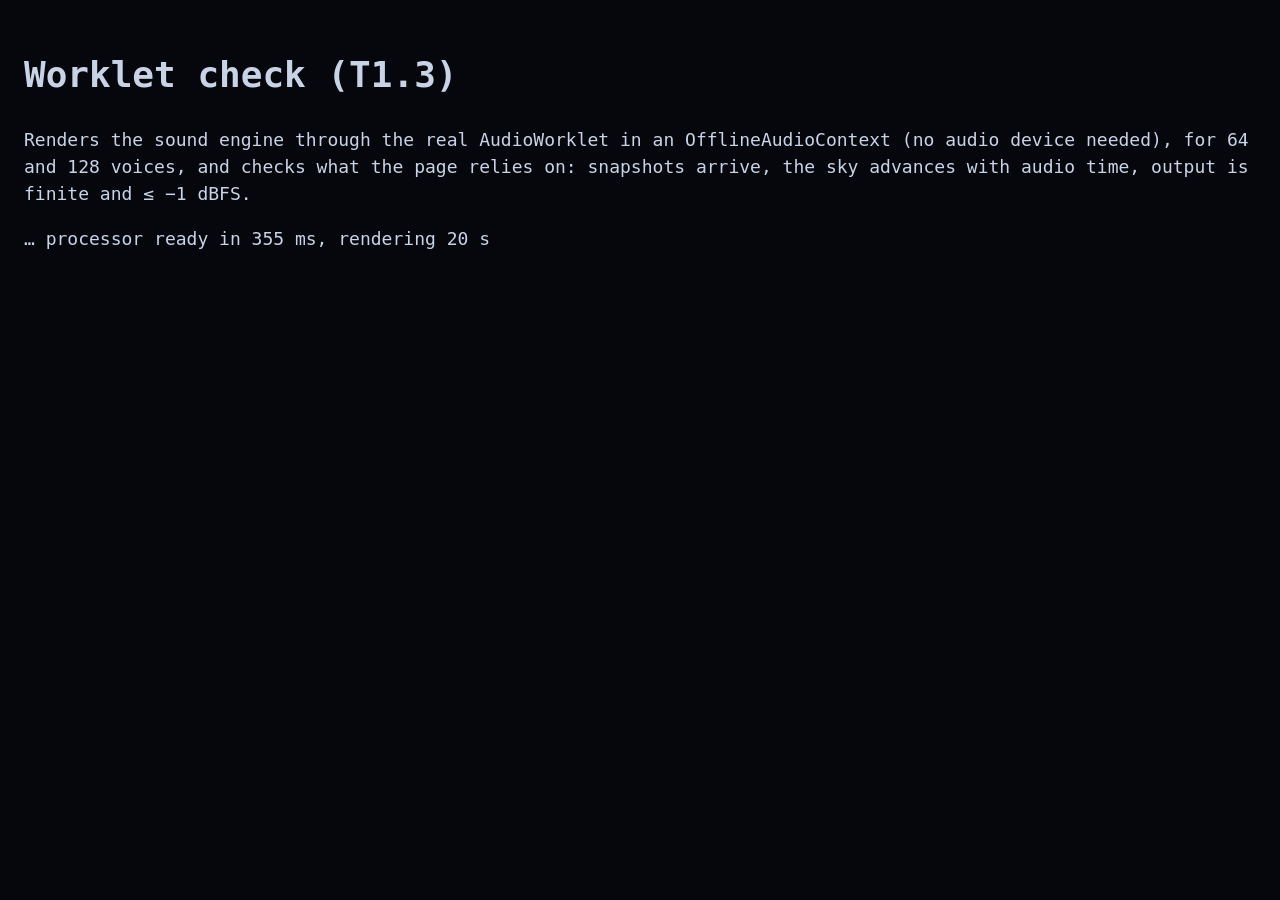
<file: prototype/sky/test/worklet.html>
<!doctype html>
<html lang="en">
<head>
<meta charset="utf-8">
<meta name="viewport" content="width=device-width, initial-scale=1">
<title>Worklet check</title>
<style>
  :root { --night: #05070D; --ink: #C9D3E6; --ok: #5CF2A0; --bad: #FF6B6B; }
  body { margin: 0; padding: 24px; background: var(--night); color: var(--ink); font: 18px/1.5 ui-monospace, monospace; }
  .ok { color: var(--ok); } .bad { color: var(--bad); }
</style>
</head>
<body>
<h1>Worklet check (T1.3)</h1>
<p>Renders the sound engine through the real AudioWorklet in an OfflineAudioContext (no audio device needed),
for 64 and 128 voices, and checks what the page relies on: snapshots arrive, the sky advances with audio time,
output is finite and ≤ −1 dBFS.</p>
<pre id="out">running…</pre>
<script type="module">
import { loadDay } from '../data.js';

const out = document.getElementById('out');
const lines = [];
const say = (text, cls = '') => { lines.push(cls ? `<span class="${cls}">${text}</span>` : text); out.innerHTML = lines.join('\n'); };

window.addEventListener('unhandledrejection', (e) => say(`unhandled: ${e.reason?.message ?? e.reason}`, 'bad'));
window.addEventListener('error', (e) => say(`error: ${e.message}`, 'bad'));
const track = await loadDay('2024-05-10');
const query = new URLSearchParams(location.search);
const startMs = Date.parse('2024-05-10T17:37:00Z'), speed = 24, sr = 48000;
const seconds = Number(query.get('seconds') ?? 20);
if (query.get('mode') === 'main') {                                    // same engine, page thread, no worklet
  const { SoundEngine } = await import('../sound/engine.js');
  let t0 = performance.now();
  const e = new SoundEngine({ track, seed: 1, startMs, speed, sampleRate: sr });
  say(`main thread: constructed in ${(performance.now() - t0).toFixed(0)} ms`);
  const L = new Float32Array(128), R = new Float32Array(128);
  t0 = performance.now();
  for (let i = 0; i < (seconds * sr) / 128; i++) e.process(L, R, 128);
  say(`main thread: ${seconds} s in ${(performance.now() - t0).toFixed(0)} ms · ${e.ticks} ticks`);
  throw new Error('main-thread mode done');
}
if (query.get('mode') === 'trivial') {                                 // does this browser render a worklet offline at all?
  const src = `registerProcessor('zero', class extends AudioWorkletProcessor {
    constructor() { super(); this.n = 0; }
    process(i, o) { if (++this.n % 375 === 0) this.port.postMessage(this.n); return true; } });`;
  const ctx = new OfflineAudioContext({ numberOfChannels: 2, length: seconds * sr, sampleRate: sr });
  await ctx.audioWorklet.addModule(URL.createObjectURL(new Blob([src], { type: 'text/javascript' })));
  const node = new AudioWorkletNode(ctx, 'zero', { numberOfInputs: 0, outputChannelCount: [2] });
  let msgs = 0;
  node.port.onmessage = () => { msgs++; };
  node.connect(ctx.destination);
  const t0 = performance.now();
  await ctx.startRendering();
  await new Promise((r) => setTimeout(r, 300));
  say(`trivial worklet: ${seconds} s in ${(performance.now() - t0).toFixed(0)} ms · ${msgs} messages`);
  throw new Error('trivial mode done');
}
for (const voicesPerNode of [1, 2]) {
  const ctx = new OfflineAudioContext({ numberOfChannels: 2, length: seconds * sr, sampleRate: sr });
  const step = (text) => { out.innerHTML = [...lines, `… ${text}`].join('\n'); };
  step('loading the worklet module');
  await ctx.audioWorklet.addModule(new URL('../sound/worklet.js', import.meta.url));
  step('constructing the processor');
  const node = new AudioWorkletNode(ctx, 'worldtable-sky', {
    numberOfInputs: 0, outputChannelCount: [2],
    processorOptions: { track, seed: 1, params: {}, sound: { voicesPerNode }, startMs, speed },
  });
  const snaps = [], events = [];
  let error = null;
  node.port.onmessage = ({ data }) => {
    if (data.error) error = data.error;
    else if (data.ready) step(`processor ready in ${data.ms.toFixed(0)} ms, rendering ${seconds} s`);
    else { snaps.push(data.snap); events.push(...data.events); }
  };
  node.onprocessorerror = () => { error ??= 'processorerror (no message)'; };
  node.connect(ctx.destination);
  step(`rendering ${seconds} s`);
  const t0 = performance.now();
  const buffer = await ctx.startRendering();
  const ms = performance.now() - t0;
  await new Promise((r) => setTimeout(r, 300));                       // let the last port messages land
  let peak = 0, bad = 0;
  for (let c = 0; c < 2; c++) for (const x of buffer.getChannelData(c)) { if (!Number.isFinite(x)) bad++; peak = Math.max(peak, Math.abs(x)); }
  const last = snaps.at(-1);
  const modelMin = last ? (last.modelTimeUtc - startMs) / 60000 : 0;
  const chords = events.filter((e) => e.type === 'chord').map((e) => `${e.label} (${e.reason})`);
  const ok = !error && snaps.length > 0 && bad === 0 && peak <= 0.8913 && Math.abs(modelMin - (seconds * speed) / 60) < 0.2;
  say(`${64 * voicesPerNode} voices/layer: ${ok ? 'OK' : 'FAIL'}`, ok ? 'ok' : 'bad');
  if (error) say(`  error: ${error}`, 'bad');
  say(`  ${snaps.length} snapshots · sky advanced ${modelMin.toFixed(2)} model min (expect ${(seconds * speed / 60).toFixed(2)})`);
  say(`  peak ${(20 * Math.log10(peak + 1e-20)).toFixed(2)} dBFS · non-finite ${bad} · ${(seconds * 1000 / ms).toFixed(1)}× real time in this browser's worklet`);
  say(`  chords: ${chords.join(' → ') || '-'}`);
}
document.title = 'Worklet check: done';
</script>
</body>
</html>
</file>
<file: prototype/sky/style.css>
:root {
  --night: #05070D;
  --panel: #080B14;
  --ink: #C9D3E6;
  --muted: #8A96AD;
  --line: rgba(201, 211, 230, 0.12);
  --o-green: #5CF2A0;
  --o-red: #FF6B6B;
  --n-violet: #8F7BFF;
  --sans: 'Instrument Sans', system-ui, sans-serif;
  --mono: 'JetBrains Mono', ui-monospace, monospace;
}
* { box-sizing: border-box; }
html, body { margin: 0; background: var(--night); color: var(--ink); font-family: var(--sans); }
body { min-height: 100vh; display: flex; flex-direction: column; }

header {
  display: flex; flex-wrap: wrap; align-items: center; gap: 12px 24px;
  padding: 10px 20px; border-bottom: 1px solid var(--line);
}
.brand { display: flex; align-items: baseline; gap: 10px; }
.word { font-weight: 600; font-size: 14px; letter-spacing: 0.32em; }
.tag, .readouts, .label, dd, dt, #ticker, pre, select, input, button { font-family: var(--mono); }
.tag { font-size: 11px; color: var(--muted); }
.readouts { margin-left: auto; display: flex; flex-wrap: wrap; gap: 6px 18px; font-size: 11px; color: var(--muted); }
.readouts b { font-weight: 500; color: var(--ink); }
.green { color: var(--o-green) !important; }
.violet { color: var(--n-violet) !important; }
.mode { color: var(--o-green); }

main { flex: 1; display: grid; grid-template-columns: minmax(0, 1fr) 320px; gap: 0; min-height: 0; }
.dome { position: relative; display: grid; place-items: center; padding: 16px; min-height: 0; }
.dome canvas { width: min(100%, calc(100vh - 260px)); aspect-ratio: 1; grid-area: 1 / 1; }
#overlay { pointer-events: none; }

aside { border-left: 1px solid var(--line); background: var(--panel); overflow-y: auto; max-height: calc(100vh - 210px); }
.block { padding: 14px 18px; border-bottom: 1px solid var(--line); display: flex; flex-direction: column; gap: 10px; }
.label { font-size: 10px; color: var(--muted); letter-spacing: 0.08em; }
.phase-row { display: flex; align-items: center; gap: 12px; }
.phase-row b { font-weight: 500; font-size: 15px; min-width: 80px; }
.bar { flex: 1; height: 3px; background: var(--line); position: relative; }
.bar span { position: absolute; left: 0; top: 0; bottom: 0; background: linear-gradient(to right, var(--n-violet), var(--o-green)); }
.grid { display: grid; grid-template-columns: auto 1fr; gap: 4px 14px; margin: 0; font-size: 11px; }
dt { color: var(--muted); }
dd { margin: 0; text-align: right; }
.field { display: flex; flex-direction: column; gap: 6px; }
.field.inline { flex-direction: row; align-items: center; gap: 8px; margin-left: auto; }
select, input[type=number] {
  background: var(--night); color: var(--ink); border: 1px solid var(--line); padding: 8px; font-size: 12px; min-height: 36px;
}
input[type=number] { width: 90px; }
.transport { display: flex; flex-wrap: wrap; gap: 6px; align-items: center; }
.speeds { display: flex; flex-wrap: wrap; gap: 4px; }
button {
  background: transparent; color: var(--ink); border: 1px solid var(--line); padding: 8px 10px; font-size: 11px;
  min-height: 36px; min-width: 36px; cursor: pointer;
}
button:hover { border-color: rgba(201, 211, 230, 0.35); }
button[aria-pressed=true] { border-color: var(--o-green); color: var(--o-green); }
.toggles { font-size: 13px; }
.toggles label { display: flex; align-items: center; gap: 8px; min-height: 28px; }
input[type=checkbox] { accent-color: var(--o-green); width: 16px; height: 16px; }
#ticker { list-style: none; margin: 0; padding: 0; font-size: 11px; display: flex; flex-direction: column; gap: 4px; max-height: 180px; overflow-y: auto; }
#ticker li { color: var(--muted); }
#ticker li.onset { color: var(--o-green); }
#ticker li.forced { color: var(--o-red); }
#ticker li.chord { color: var(--n-violet); }
.chord-row { display: flex; align-items: baseline; gap: 12px; }
.chord-row b { font-weight: 500; font-size: 15px; font-family: var(--mono); white-space: pre-wrap; overflow-wrap: anywhere; }
.why { font-family: var(--mono); font-size: 10px; color: var(--muted); min-height: 12px; }
.field.inline.left { margin-left: 0; }
.voices { display: flex; gap: 4px; }
.push { margin-left: auto; }
#volume { accent-color: var(--o-green); width: 110px; }
#bounce-link { font-family: var(--mono); font-size: 10px; color: var(--o-green); word-break: break-all; }
#sound-tuning { display: flex; flex-direction: column; gap: 8px; margin-top: 10px; }
summary { cursor: pointer; min-height: 24px; }
#tuning { display: flex; flex-direction: column; gap: 8px; margin-top: 10px; }
.slider { display: grid; grid-template-columns: 1fr auto; gap: 2px 8px; font-family: var(--mono); font-size: 10px; color: var(--muted); }
.slider input { grid-column: 1 / -1; accent-color: var(--n-violet); width: 100%; }
.slider output { color: var(--ink); }
pre { font-size: 10px; color: var(--muted); white-space: pre-wrap; margin: 0; }

.strip { height: 190px; border-top: 1px solid var(--line); padding: 8px 12px 10px; }
#chart { width: 100%; height: 100%; cursor: crosshair; display: block; }

@media (max-width: 860px) {
  main { grid-template-columns: minmax(0, 1fr); }
  aside { border-left: 0; border-top: 1px solid var(--line); max-height: none; }
  .dome canvas { width: min(100%, 92vw); }
}
</file>
<file: source/ui/style.css>
/* Worldtable UI (spec/06; v2 language since T6.7, spec/06 §4).
 * Toward FabFilter: display-led, solid, soft. Every module is a soft panel, every picture sits in a
 * well, knobs are solid discs. One colour, one meaning: red, green and violet are the three emission
 * lines and the three resonator bands; everything a person sets is in starlight ink, and state is
 * said in words, weight and fill (spec/06 §2). Light lives in the dome and the day strip's keogram.
 * Type: Instrument Sans for words (12 labels, 13 titles), JetBrains Mono for numbers (11 values,
 * 17 clock); nothing under 12 px for words outside pictures and the Sky block (10.5 there), 10 px
 * for axis numbers. Layout (T6.8): spec/06 §3, the page follows the signal. */

@font-face {
  font-family: "Instrument Sans";
  src: url("fonts/InstrumentSans.ttf") format("truetype");
  font-weight: 400 700;
  font-stretch: 75% 100%;
  font-display: block;
}
@font-face {
  font-family: "JetBrains Mono";
  src: url("fonts/JetBrainsMono.woff2") format("woff2");
  font-weight: 100 800;
  font-display: block;
}

:root {
  /* tokens (spec/06 §4); contrast on the panel's lighter top #0f1522 in the comments */
  --ground: #05070d;
  --panel: linear-gradient(180deg, #0f1522, #0b1019);
  --panel-line: rgba(201, 211, 230, 0.07);
  --well: #070a12;
  --well-line: rgba(201, 211, 230, 0.06);
  --ink: #c9d3e6;                  /* 12.1:1 on panel */
  --ink-hi: #eef2fa;               /* 16.3:1 */
  --muted: #8a96ad;                /*  6.1:1 */
  --faint: #6e7991;                /*  4.5:1 on a well or the ground only (4.2 on panel): axis numbers */
  --arc: #dfe6f3;                  /* an ink knob's value arc */
  --selected: #1b2334;             /* chips, segments, keys: the selected fill, text ink-high */
  --line: rgba(201, 211, 230, 0.09);
  --line-hi: rgba(201, 211, 230, 0.22);
  --o-green: #5cf2a0;
  --o-red: #ff6b6b;
  --n-violet: #8f7bff;


  --sans: "Instrument Sans", -apple-system, "Helvetica Neue", Arial, sans-serif;
  --mono: "JetBrains Mono", ui-monospace, "SF Mono", Menlo, monospace;
  color-scheme: dark;
}

* { box-sizing: border-box; }
[hidden] { display: none !important; }

html, body {
  margin: 0;
  height: 100%;
  overflow: hidden;
  background: var(--ground);
  color: var(--ink);
  font-family: var(--sans);
  font-size: 12px;
  font-variant-numeric: tabular-nums;
  -webkit-font-smoothing: antialiased;
  user-select: none;
  -webkit-user-select: none;
  cursor: default;
}

button { font: inherit; color: inherit; background: none; border: 0; padding: 0; margin: 0; cursor: pointer; }
/* the focus ring (spec/06 §4): 2 px ink-high, 2 px off the control */
:focus { outline: none; }
:focus-visible { outline: 2px solid var(--ink-hi); outline-offset: 2px; }

#stage {
  position: absolute;
  left: 0; top: 0;
  width: 1350px;
  height: 900px;
  transform-origin: 0 0;
  padding: 0 10px;
  display: grid;
  grid-template-columns: minmax(0, 1fr);
  /* spec/06 §3 (T6.8): top bar, the day, resonators │ dome │ harmony, effects │ macros │ effects, the hint line */
  grid-template-rows: 44px 92px 448px 260px 28px;
  row-gap: 7px;
  overflow: hidden;
  /* the dome's light bleeds into the page (spec/06); nothing else tints the ground. app.js eases
     the sky's colour and writes this gradient a few times a second (centred on the dome) */
  background-color: var(--ground);
  background-image: radial-gradient(circle at 676px 374px, rgba(92, 242, 160, 0.06) 0, rgba(92, 242, 160, 0) 330px);
}

/* ---------------------------------------------------------------- type helpers */
.mono { font-family: var(--mono); }
/* a live number in a fixed slot (--w characters), right-aligned, so its neighbours never move */
.num { display: inline-block; min-width: calc(var(--w, 4) * 1ch); text-align: right; font-family: var(--mono); }
.num.l { text-align: left; }
.num.state { margin-left: 0.6ch; font-family: var(--sans); font-weight: 500; color: var(--ink-hi); }
/* space between fields, in place of separator glyphs */
.gap { margin-left: 12px; }
.dim, .faint { color: var(--muted); }

/* ---------------------------------------------------------------- panels and wells */
/* the panel (replaces T6.1's corner-tick frame): soft, solid, a faint top highlight */
.frame {
  position: relative;
  background: var(--panel);
  border: 1px solid var(--panel-line);
  border-radius: 10px;
  box-shadow: inset 0 1px 0 rgba(255, 255, 255, 0.03);
}
/* every picture sits in a well */
.well, canvas.view, #cv-keys {
  background: var(--well);
  border: 1px solid var(--well-line);
  border-radius: 7px;
}

/* the title row of a panel */
.head {
  display: flex;
  align-items: center;
  gap: 8px;
  height: 20px;
  flex: none;
  min-width: 0;
}
.head .cap { font: 500 13px/1 var(--sans); color: var(--ink-hi); white-space: nowrap; }
.head .spacer, header .spacer { flex: 1; }
.note { font: 400 12px/1.2 var(--sans); color: var(--muted); white-space: nowrap; overflow: hidden; text-overflow: ellipsis; min-width: 0; }
.note b { font-family: var(--mono); font-weight: 500; color: var(--ink-hi); }

/* a module's title opens its More popover (spec/06 §5): the parameters without a visible knob */
.more-btn {
  display: inline-flex; align-items: center; gap: 4px; flex: none;
  height: 24px; margin-left: -5px; padding: 0 5px; border-radius: 6px;
  transition: background-color 0.2s;
}
.more-btn .chev { display: block; color: var(--muted); transition: transform 0.2s, color 0.2s; }
.more-btn:hover { background: rgba(201, 211, 230, 0.07); }
.more-btn:hover .chev { color: var(--ink-hi); }
.more-btn[aria-expanded="true"] { background: var(--selected); box-shadow: inset 0 1px 0 rgba(255, 255, 255, 0.06); }
.more-btn[aria-expanded="true"] .chev { color: var(--ink-hi); transform: rotate(180deg); }
/* the popover opens under the title, over the module's picture; Escape or a click outside closes it.
   Its own compositing layer: WebKit paints z-indexed overlays reliably that way (spec/06 §Rendering) */
.more {
  position: absolute; top: 36px; left: 6px; z-index: 6; transform: translateZ(0);
  padding: 8px 12px 6px; border-color: var(--line-hi);
  box-shadow: 0 14px 40px rgba(0, 0, 0, 0.55), inset 0 1px 0 rgba(255, 255, 255, 0.03);
}
.more.r { left: auto; right: 6px; }
.more.wide { right: 6px; padding-top: 4px; }
.module .more .knobs { display: flex; justify-content: flex-start; gap: 12px; margin: 0; }
.more .choice-line { margin: 0; }

/* ---------------------------------------------------------------- top bar */
header {
  display: flex;
  align-items: center;
  gap: 14px;
  margin: 0 -10px;
  padding: 0 14px;
  border-bottom: 1px solid var(--line);
  background: linear-gradient(180deg, #0d121d, #080b13);
}
.brand { display: flex; align-items: center; gap: 9px; margin-right: 10px; }
.brand svg { display: block; }
.brand .word { font: 500 15px/1 var(--sans); color: var(--ink-hi); }
/* the clock: the moment of the recorded day */
.clock { display: flex; align-items: baseline; gap: 8px; min-width: 196px; font: 400 12px/1 var(--mono); color: var(--muted); white-space: nowrap; }
.clock b { font: 500 17px/1 var(--mono); color: var(--ink-hi); }
#cv-hmeter { width: 120px; height: 22px; display: block; }

/* chips: Loop, Ping-pong, Details (spec/06 §4: 22–28 high, radius 5–7) */
.chip {
  display: inline-flex; align-items: center; gap: 7px;
  height: 28px; padding: 0 11px;
  border: 1px solid var(--line-hi); border-radius: 7px;
  font: 400 12px/1 var(--sans); color: var(--ink);
  white-space: nowrap;
  transition: color 0.2s, border-color 0.2s, background-color 0.2s;
}
.chip { height: 24px; padding: 0 7px; border-radius: 6px; border-color: var(--line); color: var(--muted); }
.chip:hover { background: rgba(201, 211, 230, 0.07); color: var(--ink-hi); }
.chip.on, .chip[aria-expanded="true"] {
  background: var(--selected); color: var(--ink-hi); border-color: var(--line-hi);
  box-shadow: inset 0 1px 0 rgba(255, 255, 255, 0.06);
}

/* the Journey transport (T6.9, mockup top bar): run or freeze, the clock, speed, day, loop */
.transport { display: flex; align-items: center; gap: 10px; }
.ibtn {
  width: 28px; height: 28px; border-radius: 7px; border: 1px solid var(--line-hi);
  display: grid; place-items: center; color: var(--ink-hi);
  transition: background-color 0.2s;
}
.ibtn svg { display: block; }
.ibtn:hover, .drop:hover { background: rgba(201, 211, 230, 0.07); }
.seg.tp-speed { padding: 2px; }
.seg.tp-speed button { height: 22px; padding: 0 9px; border-radius: 5px; font: 400 11.5px/1 var(--mono); }
.drop {
  height: 28px; padding: 0 10px; border-radius: 7px; border: 1px solid var(--line-hi);
  display: inline-flex; align-items: center; gap: 8px; white-space: nowrap;
  font: 400 12px/1 var(--sans); color: var(--muted);
  transition: background-color 0.2s;
}
.drop b { font-weight: 500; color: var(--ink-hi); }
.drop .chev { color: var(--ink); transition: transform 0.2s; }
.drop[aria-expanded="true"] { background: var(--selected); }
.drop[aria-expanded="true"] .chev { transform: rotate(180deg); }
#tp-loop { height: 22px; }
/* the day menu drops over the strip and the dome: its own compositing layer (spec/06 §Rendering) */
.tp-menu {
  position: absolute; z-index: 30; transform: translateZ(0);
  min-width: 250px; padding: 5px; border-radius: 9px;
  background: #121826; border: 1px solid var(--line-hi);
  box-shadow: 0 14px 40px rgba(0, 0, 0, 0.55);
}
.tp-menu button {
  display: flex; width: 100%; align-items: center; justify-content: space-between; gap: 16px;
  padding: 7px 9px; border-radius: 6px; text-align: left;
  font: 400 12.5px/1.2 var(--sans); color: var(--ink);
}
.tp-menu button:hover:not([disabled]), .tp-menu button:focus-visible { background: rgba(201, 211, 230, 0.08); }
.tp-menu button small { margin-left: 10px; font: 400 12px/1 var(--sans); color: var(--muted); }
.tp-menu button[disabled] { opacity: 0.45; cursor: default; }
.tp-menu button.on::after { content: "✓"; color: var(--ink-hi); }
.tp-menu hr { border: 0; border-top: 1px solid var(--line); margin: 4px; }

/* ---------------------------------------------------------------- bottom bar: details, the hint line, auto-gain */
#hintbar {
  margin: 0 -10px;
  display: flex; align-items: center; gap: 10px;
  padding: 0 12px;
  border-top: 1px solid var(--line);
  background: #080b13;
  min-width: 0;
}
#hint { flex: 1; min-width: 0; text-align: center; font: 400 12px/1 var(--sans); color: var(--ink); white-space: nowrap; overflow: hidden; text-overflow: ellipsis; }
.info-btn { width: 24px; height: 24px; padding: 0; justify-content: center; font: 600 12.5px/1 var(--mono); }
#out-note { min-width: 96px; text-align: right; font: 400 12px/1 var(--mono); color: var(--muted); }

/* ---------------------------------------------------------------- rows and columns (spec/06 §3) */
#dayrow { display: grid; grid-template-columns: 1110px 213px; column-gap: 7px; min-height: 0; }
#main, #lower { display: grid; grid-template-columns: 435px 448px 433px; column-gap: 7px; min-height: 0; }
.col { display: flex; flex-direction: column; gap: 7px; min-height: 0; min-width: 0; }
#resonators { flex: 0 0 264px; }
#eq { flex: 1 1 0; }
.grp { display: flex; gap: 7px; min-width: 0; min-height: 0; }
#phaser, #chorus, #reverb { flex: 1 1 0; }
#delay { flex: 0 0 146px; }
#output { flex: 0 0 98px; }

/* ---------------------------------------------------------------- the dome (unchanged, spec/06 §6) */
#dome-wrap {
  position: relative;
  flex: none;
  width: 448px;
  height: 448px;
  background: none;
}
#dome-wrap canvas { position: absolute; left: 0; top: 0; width: 100%; height: 100%; display: block; }
/* View: a small button on the dome's left edge, above the legend; the switches open over the
   dome only when asked for. WebKit (the plug-in's web view) does not paint a z-indexed element
   over the WebGL canvas unless it has its own compositing layer: hence translateZ(0) on the
   button and the panel (Chrome paints them either way). */
.view-btn {
  position: absolute; left: 0; bottom: 60px; z-index: 2; transform: translateZ(0);
  height: 24px; padding: 0 10px;
  background: rgba(5, 7, 13, 0.6); border: 1px solid var(--line-hi); border-radius: 6px;
  font: 400 12px/1 var(--sans); color: var(--muted);
  transition: color 0.2s, background-color 0.2s;
}
.view-btn:hover, .view-btn[aria-expanded="true"] { color: var(--ink-hi); }
.view-panel {
  position: absolute; left: 0; bottom: 92px; width: 180px; z-index: 2; transform: translateZ(0);
  padding: 8px 10px;
}
.view-panel .toggle-stack { margin-top: 0; gap: 2px; }
.view-panel .toggle { white-space: nowrap; }
#dome-wrap .corner {
  position: absolute;
  font-family: var(--mono);
  font-size: 10px;
  line-height: 16px;
  color: var(--muted);
  pointer-events: none;
}
#dome-wrap .corner b { color: var(--ink); font-weight: 500; }
#dome-wrap .tl { left: 0; top: 0; }
#dome-wrap .tr { right: 0; top: 0; text-align: right; }
#dome-wrap .bl { left: 0; bottom: 0; }
#dome-wrap .br { right: 0; bottom: 0; text-align: right; }
.legend { display: grid; grid-template-columns: 12px auto auto auto; column-gap: 8px; align-items: center; }
.legend i { width: 12px; height: 1.5px; }
.legend .r { text-align: right; }

/* ---------------------------------------------------------------- the day strip: a keogram over the magnetometer */
/* the day strip (T6.10): a picture (its axis text needs the well) and a slider, so the focus ring
   goes round the whole strip */
#strip { position: relative; overflow: hidden; background: var(--well); }
#cv-strip { position: absolute; inset: 0; width: 100%; height: 100%; display: block; cursor: pointer; touch-action: none; }

/* ---------------------------------------------------------------- the Sky block (213 × 92): words at 10.5 px here */
#sky { padding: 8px 12px 7px; display: flex; flex-direction: column; min-width: 0; overflow: hidden; }
.sky-ttl { display: flex; align-items: center; gap: 8px; height: 16px; flex: none; }
.sky-ttl .cap { font: 500 13px/1 var(--sans); color: var(--ink-hi); }
.sky-ttl .ph { font: 500 12px/1 var(--sans); color: var(--ink-hi); white-space: nowrap; }
.sky-ttl .bar { flex: 1; height: 4px; }
.sky-nums { margin-top: 7px; font: 400 10.5px/12px var(--mono); color: var(--ink-hi); white-space: nowrap; }
.sky-nums b { font-weight: 400; }
.sky-nums .u { color: var(--muted); }
.sky-two { display: grid; grid-template-columns: auto minmax(0, 1fr) auto minmax(0, 1fr); column-gap: 6px; align-items: center; margin-top: 7px; font: 400 10.5px/12px var(--sans); color: var(--muted); }
.sky-ev { margin-top: 7px; font: 400 10.5px/13px var(--sans); color: var(--ink); white-space: nowrap; overflow: hidden; text-overflow: ellipsis; }
.sky-ev b { font: 400 10.5px/13px var(--mono); color: var(--muted); margin-right: 6px; }
.bar { position: relative; height: 6px; border-radius: 3px; background: #161c2a; }
.bar i { position: absolute; left: 0; top: 0; bottom: 0; width: 0; border-radius: 3px; background: var(--ink); transition: width 1s linear; }
.bar u { position: absolute; top: -3px; bottom: -3px; width: 2px; border-radius: 1px; background: var(--ink-hi); transition: left 1s linear; }

/* ---------------------------------------------------------------- modules */
.module { padding: 10px 12px; display: flex; flex-direction: column; min-width: 0; min-height: 0; }
/* the live picture takes whatever height the module has left */
.module canvas.view { display: block; width: 100%; flex: 1 1 0; height: 0; min-height: 40px; margin: 6px 0 4px; }
.module .knobs { display: flex; justify-content: space-around; align-items: flex-start; gap: 0; margin-top: auto; flex: none; }
/* Delay is 146 wide: its title and Ping-pong share the row, the chip a touch narrower */
#delay { padding: 10px 10px; }
#delay .head { gap: 4px; }
#delay .head .chip { margin-left: auto; padding: 0 6px; font-stretch: 90%; }
/* T6.12: pictures are controls. Dragging inside a picture sets its values; each value set there has a
   focusable proxy on its handle (views.js places it), which shows the focus ring and takes the keys
   but lets the pointer through to the picture */
#cv-phaser, #cv-chorus, #cv-delay, #cv-reverb { cursor: ew-resize; touch-action: none; }
#cv-output { cursor: ns-resize; touch-action: none; }
.handle { position: absolute; left: 0; top: 0; width: 18px; height: 18px; border-radius: 9px; pointer-events: none; }
.handle:focus-visible { outline-offset: 1px; }
.handle .handle-field { top: calc(100% + 4px); pointer-events: auto; }
.head .chip b { font-family: var(--mono); font-weight: 500; color: var(--ink-hi); }

/* ======== T6.11: the resonator display over the band row (the selected band │ detune, drift, width) */
.head .low-note { overflow: visible; font-size: 12px; }
.head .low-note b { font-family: var(--mono); font-weight: 500; color: var(--ink-hi); }
#resonators-more .head { margin-bottom: 2px; }
#resonators-more .head .cap { font-size: 12px; }
.res-well { position: relative; flex: 1 1 0; min-height: 0; margin: 6px 0 4px; overflow: hidden; }
/* sized by the well, never by its own backing store (spec/06 §Rendering) */
.res-well canvas { position: absolute; left: 0; top: 0; width: 100%; height: 100%; display: block; touch-action: none; }
/* a handle's proxy (spec/06 §5): the picture takes the pointer, the proxy the focus and the keys */
.proxy { position: absolute; left: 0; top: 0; pointer-events: none; border-radius: 5px; }
.proxy.grip { width: 14px; height: 28px; margin: -14px 0 0 -7px; }
.proxy.level { width: 24px; height: 12px; margin: -6px 0 0 -12px; }
.proxy:focus-visible { outline: 1.5px solid var(--ink-hi); outline-offset: 1px; }
.proxy-field { pointer-events: auto; top: calc(100% + 4px); }
.bandrow { display: flex; align-items: flex-start; gap: 6px; flex: none; }
.bn-band { display: flex; align-items: flex-start; gap: 6px; }
.bn-band[hidden] { display: none; }
.bandsel { display: flex; flex-direction: column; gap: 5px; width: 128px; padding-top: 5px; }
.bandsel .nm { display: flex; align-items: center; gap: 7px; font: 500 13px/1 var(--sans); color: var(--ink-hi); height: 16px; }
.bandsel .nm i { width: 10px; height: 10px; border-radius: 3px; flex: none; }
.bandrow .kr { display: flex; align-items: flex-start; gap: 2px; flex: none; }
.bandrow .res-globals { flex: 1; justify-content: space-around; }
.bandrow .vr { align-self: stretch; width: 1px; margin: 4px 2px; background: var(--line); }
/* a chip that steps through a parameter's values: its caption, then the value */
.chip.vchip { height: 22px; padding: 0 8px; gap: 6px; font-size: 11.5px; min-width: 0; overflow: hidden; }
.chip.vchip b { font-weight: 500; color: var(--ink-hi); overflow: hidden; text-overflow: ellipsis; }
.chip.vchip.off { cursor: default; }
.chip.vchip.off:hover { background: none; color: var(--muted); }
.chip.vchip.off b { color: var(--muted); }
/* ======== end T6.11 */

/* the tone module: the EQ display (T6.14), the whole control of the EQ. The read-out of the band
   pointed at in the title row; the picture fills the rest. The canvas is placed absolutely in its
   well (its box never follows its backing store); the handles' proxies sit on the handles, take
   the focus and the keys, and let the pointer through to the canvas */
#eq .eq-say { min-width: 0; overflow: hidden; font: 400 11px/1 var(--mono); color: var(--muted); white-space: nowrap; }
#eq .eq-say b { font-weight: 500; color: var(--ink-hi); }
.eq-well { position: relative; flex: 1 1 0; min-height: 0; margin-top: 6px; }
#cv-eq { position: absolute; left: 0; top: 0; width: 100%; height: 100%; display: block; touch-action: none; }
.eq-proxy { position: absolute; left: 0; top: 0; width: 18px; height: 18px; border-radius: 50%; pointer-events: none; }
.eq-proxy.eq-bar { width: 13px; height: 26px; border-radius: 4px; }
.eq-proxy:focus-visible { outline-offset: 1px; }
.knob-field.eq-field { top: 0; z-index: 1; }

/* ---------------------------------------------------------------- harmony: the chord, why, the rule, the notes, the choices */
#chord-state.held { color: var(--ink-hi); font-weight: 500; }
#chord-state.hold { color: var(--muted); }
.chord-main { display: flex; align-items: baseline; gap: 12px; margin-top: 8px; height: 50px; flex: none; min-width: 0; }
#chord-text {
  font: 500 42px/50px var(--sans);
  letter-spacing: -0.02em;
  color: var(--ink-hi);
  transition: opacity 1.2s;
  white-space: nowrap;
}
#chord-text.out { opacity: 0.15; }
#chord-roman { font: 400 17px/1 var(--mono); color: var(--muted); }
.chord-why { flex: none; height: 18px; font-size: 12.5px; color: var(--muted); line-height: 18px; white-space: nowrap; overflow: hidden; text-overflow: ellipsis; }
.chord-why b { font-weight: 500; color: var(--ink-hi); }
/* the rule: each phase asks for one kind of chord; the one that applies now is filled */
.rule { display: grid; grid-template-columns: repeat(4, minmax(0, 1fr)); gap: 4px; margin-top: 10px; flex: none; }
.rule div {
  border-radius: 6px; background: var(--well); border: 1px solid var(--line);
  padding: 5px 8px; font: 400 12px/14px var(--sans); color: var(--muted); white-space: nowrap; overflow: hidden;
  transition: color 1.5s, border-color 1.5s, background-color 1.5s;
}
.rule div b { display: block; font-weight: 500; color: var(--muted); transition: color 1.5s; }
.rule div.on { border-color: var(--line-hi); background: #161d2c; color: var(--ink); }
.rule div.on b { color: var(--ink-hi); }
/* the notes sounding, C1 to C7, coloured by their band; in Play mode the keys you hold */
#cv-keys { display: block; width: 100%; height: 70px; flex: none; margin-top: 12px; }
.choice-line { display: flex; align-items: center; gap: 8px; }
.choice-line .cap { width: 38px; flex: none; font: 400 12px/1 var(--sans); color: var(--muted); }
.choice-line .note { margin-left: 4px; }
.key-line { margin-top: 12px; flex: none; }
/* Play mode (T3.7): mood and scale steer only the sky's chords, so the Play controls take their
   place; nothing else moves */
.harmony-swap { display: grid; grid-template-columns: minmax(0, 1fr); margin-top: 10px; flex: none; }
.harmony-swap > .choice-stack, .harmony-swap > .play-stack { grid-column: 1; grid-row: 1; transition: opacity 0.6s, visibility 0.6s; }
.choice-stack { display: flex; flex-direction: column; gap: 10px; }
.play-stack { opacity: 0; visibility: hidden; }
.play-stack .knobs { justify-content: flex-start; gap: 22px; margin-top: -4px; }
#harmony.is-play .play-stack { opacity: 1; visibility: visible; }
#harmony.is-play .choice-stack { opacity: 0; visibility: hidden; }
.harmony-knobs { justify-content: flex-start !important; gap: 26px !important; }

/* ---------------------------------------------------------------- the centre block (T4.2, the mockup's #motion):
   the macros in one row (448 × 112, knobs 40 px), under them the LFO (220 × 141) and the envelope (221 × 141) */
#motion { display: grid; grid-template-rows: 112px minmax(0, 1fr); row-gap: 7px; min-width: 0; min-height: 0; }
#motion .pair { display: grid; grid-template-columns: 220px 221px; column-gap: 7px; min-height: 0; }
#macros { padding: 8px 12px 8px 12px; display: flex; align-items: center; min-width: 0; min-height: 0; }
#macros .side { width: 62px; flex: none; display: flex; flex-direction: column; gap: 5px; align-self: flex-start; padding-top: 4px; }
#macros .side .cap { font: 500 13px/1 var(--sans); color: var(--ink-hi); }
#macros .side .note { font-size: 11px; line-height: 13px; white-space: normal; overflow: visible; }
.macro-row { flex: 1; display: flex; justify-content: space-between; align-items: center; min-width: 0; }
.macro-row .knob.macro { min-width: 70px; }
.macro-row .knob.macro .label { margin-top: -6px; }
/* the LFO: a grid, so each LFO's shape and rate (a set, display: contents) sit in the title row and
   beside the picture; the hidden set takes no room */
#lfo { display: grid; grid-template-columns: auto auto minmax(0, 1fr) auto; grid-template-rows: 20px minmax(0, 1fr); column-gap: 8px; row-gap: 6px; }
#lfo > .cap { grid-row: 1; grid-column: 1; align-self: center; font: 500 13px/1 var(--sans); color: var(--ink-hi); }
.lfo-n { grid-row: 1; grid-column: 2; align-self: center; padding: 2px; }
.lfo-n button { height: 20px; padding: 0 9px; border-radius: 5px; font: 400 11.5px/1 var(--mono); }
.lfo-n button[aria-checked="true"] { background: var(--selected); color: var(--ink-hi); box-shadow: inset 0 1px 0 rgba(255, 255, 255, 0.06); }
.lfo-set { display: contents; }
.lfo-set[hidden] { display: none; }
.lfo-shape { grid-row: 1; grid-column: 3 / 5; justify-self: end; align-self: center; }
.lfo-shape .seg { padding: 2px; gap: 1px; }
.lfo-shape .seg button { width: 22px; height: 18px; padding: 0; border-radius: 4px; display: grid; place-items: center; }
.lfo-shape svg { display: block; }
.lfo-well { grid-row: 2; grid-column: 1 / 4; position: relative; min-width: 0; min-height: 0; margin-right: -4px; }
.lfo-rate { grid-row: 2; grid-column: 4; align-self: center; }
#cv-lfo, #cv-env { position: absolute; left: 0; top: 0; width: 100%; height: 100%; display: block; touch-action: none; }
#cv-lfo { cursor: ew-resize; }
/* the envelope: the trigger chip, Fire, the shape with its three points */
#env .head { gap: 6px; }
#env-trig .chip.vchip { height: 22px; }
.fire { height: 22px; padding: 0 10px; border-radius: 6px; background: var(--ink-hi); color: var(--ground); font: 500 11.5px/1 var(--sans); flex: none; }
.fire:hover { background: #fff; }
.fire:active { transform: translateY(1px); }
.env-well { position: relative; flex: 1 1 0; min-height: 0; margin-top: 6px; }
.proxy.env-pt { width: 16px; height: 16px; margin: -8px 0 0 -8px; border-radius: 50%; }

/* details popover: observer, journey, the sky's numbers, data; it opens from the bottom bar */
.details {
  position: absolute; left: 10px; bottom: 34px; z-index: 7; transform: translateZ(0);
  display: flex; gap: 8px; padding: 6px;
  border-color: var(--line-hi);
  box-shadow: 0 14px 40px rgba(0, 0, 0, 0.55), inset 0 1px 0 rgba(255, 255, 255, 0.03);
}
/* the modulation grid (T4.2): over the dome and Harmony, 888 × 448; its own compositing layer, it
   sits over the dome's WebGL canvas. Under the details popover, the tour, the menu and About */
.modgrid {
  position: absolute; left: 452px; top: 150px; width: 888px; height: 448px; z-index: 5; transform: translateZ(0);
  padding: 10px 12px; background: #0b1019; border-color: var(--line-hi);
  box-shadow: 0 14px 40px rgba(0, 0, 0, 0.55), inset 0 1px 0 rgba(255, 255, 255, 0.03);
}
.modgrid .note { font-size: 11.5px; }
#cv-grid { position: absolute; left: 0; top: 34px; width: 886px; height: 404px; display: block; touch-action: none; border-radius: 0 0 10px 10px; }
#cv-grid:focus-visible { outline: none; }
/* widths, not flex bases: WebKit sizes the absolutely placed popover from its items' widths */
.details .module { flex: none; padding: 6px 10px 8px; }
.info-grid { display: grid; grid-template-columns: auto minmax(0, 1fr); column-gap: 12px; row-gap: 5px; margin-top: 6px; font-size: 12px; color: var(--muted); }
.info-grid b { font-family: var(--mono); color: var(--ink-hi); font-weight: 500; }
.info-grid .k { color: var(--muted); }
.journey-bar { position: relative; flex: none; height: 4px; border-radius: 2px; background: #161c2a; margin: 10px 0 4px; }
.journey-bar i { position: absolute; left: 0; top: 0; bottom: 0; border-radius: 2px; background: var(--ink); }
.journey-bar u { position: absolute; top: -3px; width: 2px; height: 10px; border-radius: 1px; background: var(--ink-hi); }
.toggle-stack { display: flex; flex-direction: column; gap: 8px; margin-top: 8px; }

/* ---------------------------------------------------------------- knob v2 (spec/06 §4) */
.knob { display: flex; flex-direction: column; align-items: center; cursor: ns-resize; position: relative; min-width: 48px; border-radius: 8px; touch-action: none; }
.knob svg { display: block; overflow: visible; }
.knob .track { stroke: rgba(201, 211, 230, 0.13); }
.knob .arc { stroke: var(--kc); }
.knob .disc { fill: url(#kg); stroke: rgba(201, 211, 230, 0.22); stroke-width: 1; }
.knob .ptr { stroke: var(--ink-hi); }
.knob .ring { opacity: 0.55; transition: opacity 0.15s; }
.knob .ring-arc { stroke: var(--ink); }
.knob .ring-dot { fill: #fff; }
/* label and value under the disc; the value is centred but takes no width, so a changing value
   never resizes the knob and never pushes its neighbours */
.knob .label { font: 400 12px/14px var(--sans); color: var(--ink); white-space: nowrap; margin-top: -7px; }
.knob .value { width: 0; display: flex; justify-content: center; position: relative; font: 400 11px/14px var(--mono); color: var(--muted); white-space: nowrap; transition: color 0.2s; }
.knob:hover .value, .knob.active .value, .knob:focus-visible .value { color: var(--ink-hi); }
.knob:hover .track { stroke: rgba(201, 211, 230, 0.2); }
.knob.macro { min-width: 72px; }
.knob.macro .label { font: 500 13.5px/16px var(--sans); color: var(--ink-hi); margin-top: -9px; }
/* a source pointed at lights what it moves */
.knob.lit::before { content: ""; position: absolute; inset: -2px -4px; border: 1px solid var(--line-hi); border-radius: 8px; pointer-events: none; }
.knob.lit .ring { opacity: 1; }
.knob.lit .label { color: var(--ink-hi); }
.knob.editing .value span { visibility: hidden; }
.knob-field {
  position: absolute; top: -2px; left: 50%; transform: translateX(-50%);
  width: 76px; height: 18px; padding: 0 4px;
  font: 400 11px/16px var(--mono); color: var(--ink-hi); text-align: center;
  background: var(--well); border: 1px solid var(--line-hi); border-radius: 4px;
  user-select: text; -webkit-user-select: text; cursor: text;
}
.knob-field:focus-visible { outline: none; border-color: var(--ink-hi); }
.k-ink { --kc: var(--arc); }
.k-green { --kc: var(--o-green); }
.k-red { --kc: var(--o-red); }
.k-violet { --kc: var(--n-violet); }

/* ---------------------------------------------------------------- segments, keys, switches */
.seg { display: flex; gap: 2px; padding: 0; border-radius: 7px; background: var(--well); border: 1px solid var(--line); }
.seg button {
  height: 24px; padding: 0 8px; border-radius: 6px;
  font: 400 12px/1 var(--sans); color: var(--muted); white-space: nowrap;
  transition: color 0.25s, background-color 0.25s;
}
.seg button:hover { color: var(--ink-hi); }
.seg button.on { background: var(--selected); color: var(--ink-hi); box-shadow: inset 0 1px 0 rgba(255, 255, 255, 0.06); }
.seg button:focus-visible { outline-offset: 1px; }
.seg.small button { padding: 0 7px; }
[data-seg="scale"] button { padding: 0 7px; }
[data-seg="chord_shape"] button { font-family: var(--mono); min-width: 26px; }
.seg.keys { gap: 2px; background: none; border: 0; }
.seg.keys button { padding: 0; width: 28px; text-align: center; border-radius: 5px; }
/* Drone | Play in the Harmony title row */
.mode-seg button { padding: 0 10px; }

/* the dome's View switches */
.toggle { display: flex; align-items: center; gap: 9px; height: 26px; padding: 0 4px; border-radius: 5px; font: 400 12px/1 var(--sans); color: var(--muted); text-align: left; }
.toggle i { position: relative; flex: none; width: 24px; height: 14px; border: 1px solid var(--line-hi); border-radius: 7px; transition: background-color 0.3s; }
.toggle i::after { content: ""; position: absolute; left: 2px; top: 2px; width: 8px; height: 8px; border-radius: 4px; background: var(--muted); transition: transform 0.25s, background-color 0.25s; }
.toggle:hover { color: var(--ink-hi); }
.toggle.on { color: var(--ink-hi); }
.toggle.on i { background: var(--selected); }
.toggle.on i::after { transform: translateX(10px); background: var(--ink-hi); }

.shot *, .shot *::before, .shot *::after { transition: none !important; animation: none !important; }

@media (prefers-reduced-motion: reduce) {
}

/* ---------------------------------------------------------------- T6.13: sizes, the context menu, About, the tour
   (menu.js, tour.js). Everything here opens over the dome's WebGL canvas, so each overlay has its own
   compositing layer (translateZ(0)): without it WebKit makes it clickable but does not paint it. */
/* S M L on the bottom bar */
.size-seg { flex: none; }
/* T6.13 acceptance: no new text under 10 px on screen at Small, so 12 px here and in the menu's notes */
.size-seg button { min-width: 26px; padding: 0 7px; font: 400 12px/1 var(--mono); }

/* the context menu (the mockup's .menu): drawn by the page, never the web view's */
.ctx-menu {
  position: absolute; z-index: 30; transform: translateZ(0);
  min-width: 250px; max-width: 300px; padding: 5px;
  border-radius: 9px; background: #121826; border: 1px solid var(--line-hi);
  box-shadow: 0 14px 40px rgba(0, 0, 0, 0.55);
}
.ctx-menu:focus, .ctx-menu:focus-visible { outline: none; }
.ctx-menu button {
  display: flex; width: 100%; justify-content: space-between; align-items: center; gap: 16px;
  min-height: 28px; padding: 7px 9px; border-radius: 6px;
  font: 400 12.5px/1.1 var(--sans); color: var(--ink); text-align: left; white-space: nowrap;
}
.ctx-menu button:hover, .ctx-menu button:focus-visible { background: rgba(201, 211, 230, 0.08); color: var(--ink-hi); outline: none; }
.ctx-menu button small { font: 400 12px/1 var(--mono); color: var(--muted); }
.ctx-menu button > span > small { margin-left: 10px; }
.ctx-menu button.on::after { content: "✓"; color: var(--ink-hi); }
.ctx-menu hr { border: 0; border-top: 1px solid var(--line); margin: 4px; }
/* a control's hint, dimmed, as the menu's first line */
/* T4.2: "Modulate with ▸" opens the sources beside the menu; a control's routes are listed to clear */
.ctx-menu button.sub-open { background: rgba(201, 211, 230, 0.08); color: var(--ink-hi); }
.ctx-menu button[aria-disabled="true"] { color: var(--muted); cursor: default; }
.ctx-menu button[aria-disabled="true"]:hover { background: none; color: var(--muted); }
.ctx-sub { position: absolute; top: 0; left: calc(100% + 4px); min-width: 190px; }
.ctx-sub.left { left: auto; right: calc(100% + 4px); }
.ctx-group { padding: 6px 9px 3px; font: 400 12px/1 var(--sans); color: var(--muted); }
.ctx-hint { padding: 6px 9px 7px; font: 400 12px/1.35 var(--sans); color: var(--muted); white-space: normal; border-bottom: 1px solid var(--line); margin-bottom: 4px; }

/* About: centred over the page */
.about {
  position: absolute; left: 50%; top: 50%; z-index: 25; width: 470px;
  transform: translate(-50%, -50%) translateZ(0);
  padding: 14px 16px 16px; border-color: var(--line-hi);
  box-shadow: 0 14px 40px rgba(0, 0, 0, 0.6), inset 0 1px 0 rgba(255, 255, 255, 0.03);
}
.about-head { display: flex; align-items: center; gap: 10px; }
.about-head .spacer { flex: 1; }
#about-title { font: 500 15px/1 var(--sans); color: var(--ink-hi); }
.about-ver { font: 400 12px/1 var(--mono); color: var(--muted); white-space: pre; }
.about p { margin: 10px 0 4px; font: 400 12.5px/1.45 var(--sans); color: var(--ink); }
.about .info-grid { margin-top: 10px; }
.about .info-grid b { font-weight: 500; }

/* the tour: one stage-sized layer dims the page and clips the spotlight's shadow; the pointer goes
   through it, so the page stays live; the card sits beside the spotlighted region */
#tour-dim { position: absolute; inset: 0; z-index: 20; overflow: hidden; pointer-events: none; transform: translateZ(0); }
#tour-spot {
  position: absolute; border: 1.5px solid var(--ink-hi); border-radius: 12px;
  box-shadow: 0 0 0 2000px rgba(3, 4, 8, 0.6);
  transition: left 0.45s cubic-bezier(0.3, 0.7, 0.2, 1), top 0.45s cubic-bezier(0.3, 0.7, 0.2, 1),
              width 0.45s cubic-bezier(0.3, 0.7, 0.2, 1), height 0.45s cubic-bezier(0.3, 0.7, 0.2, 1);
}
#tour-card {
  position: absolute; z-index: 21; width: 290px; transform: translateZ(0);
  display: flex; flex-direction: column; gap: 8px; padding: 14px;
  border-radius: 10px; background: #121826; border: 1px solid var(--line-hi);
  box-shadow: 0 14px 40px rgba(0, 0, 0, 0.6);
  transition: left 0.45s cubic-bezier(0.3, 0.7, 0.2, 1), top 0.45s cubic-bezier(0.3, 0.7, 0.2, 1);
}
#tour-dim.cut #tour-spot, #tour-card.cut { transition: none; }
.tour-n { font: 400 12px/1.5 var(--mono); color: var(--muted); }
#tour-card h4 { margin: 0; font: 500 14px/1.3 var(--sans); color: var(--ink-hi); }
#tour-card p { margin: 0; font: 400 12.5px/1.45 var(--sans); color: var(--ink); }
.tour-b { display: flex; justify-content: space-between; align-items: center; margin-top: 4px; }
#tour-skip { height: 26px; padding: 0 2px; font: 400 12px/1 var(--mono); color: var(--muted); }
#tour-skip:hover { color: var(--ink-hi); }
#tour-go { height: 26px; padding: 0 14px; border-radius: 6px; background: var(--ink-hi); color: var(--ground); font-weight: 500; }
@media (prefers-reduced-motion: reduce) {
  #tour-spot, #tour-card { transition: none; }
}
</file>
